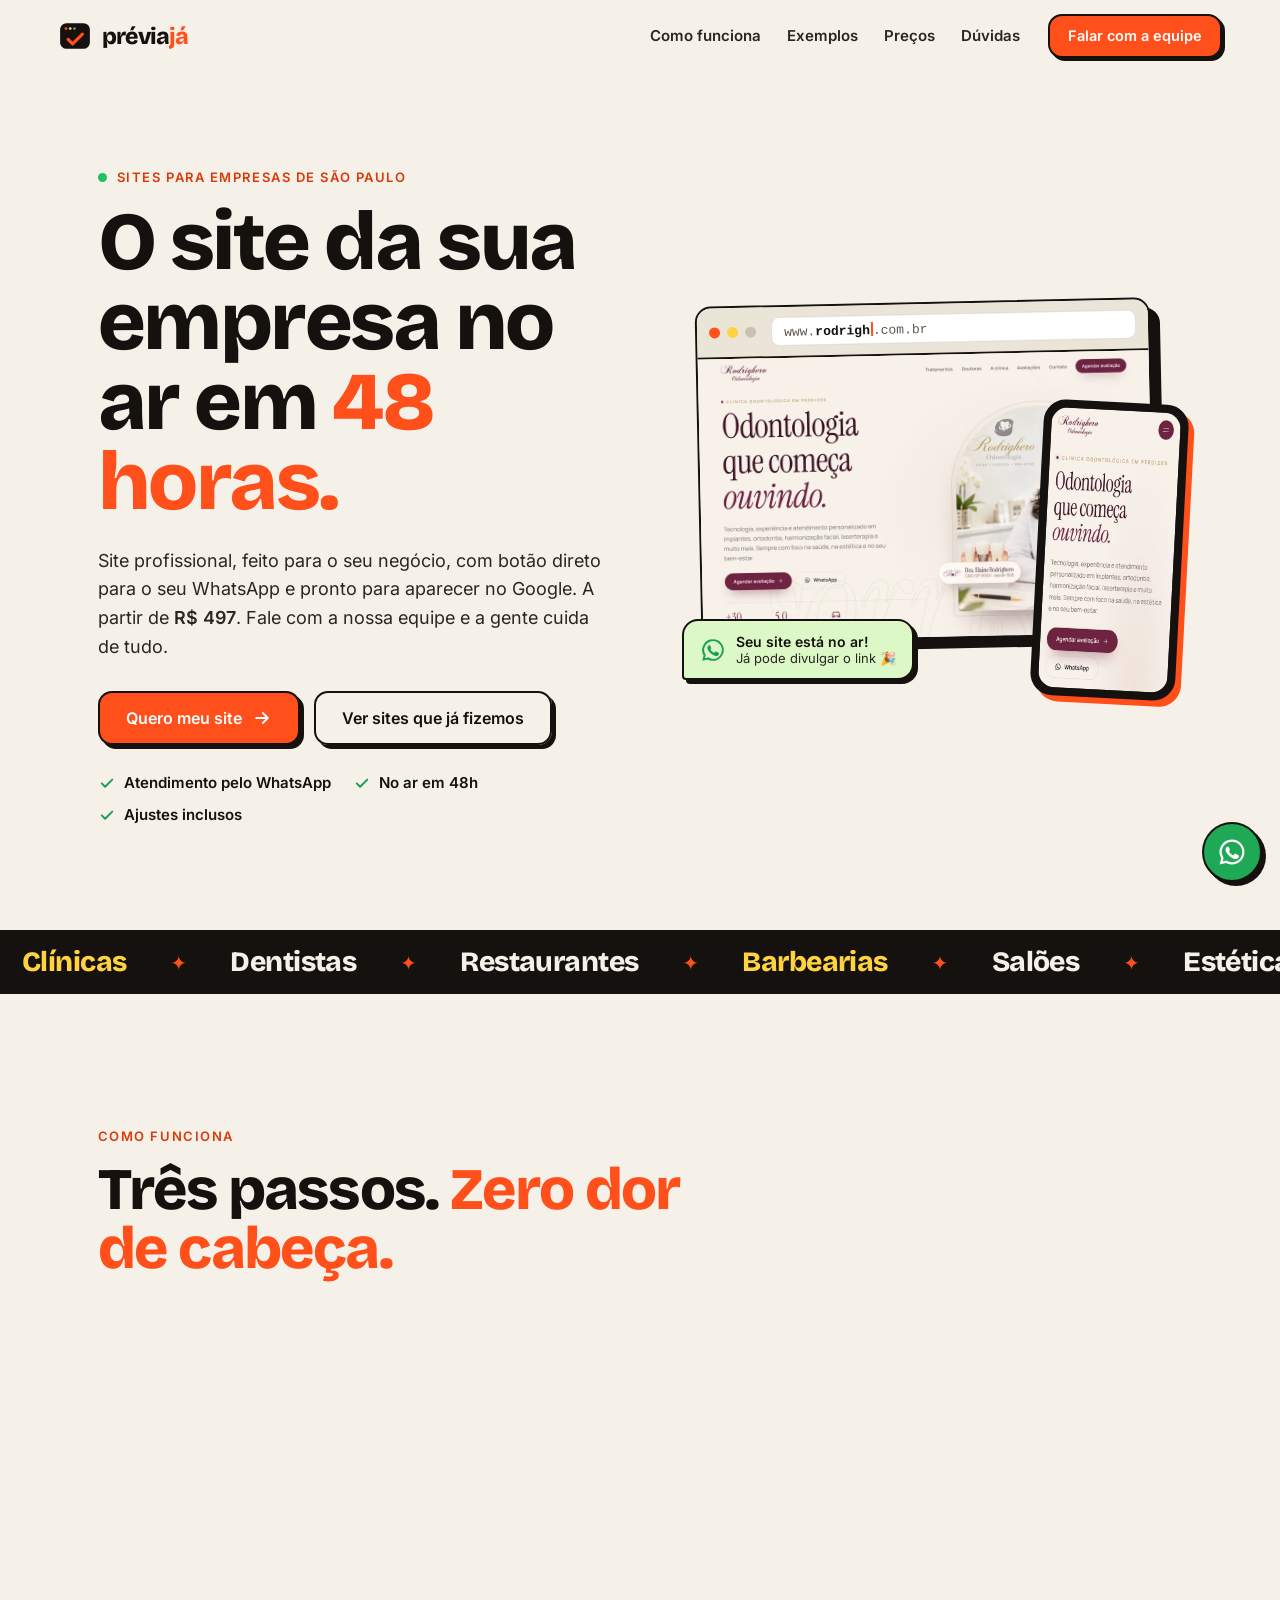
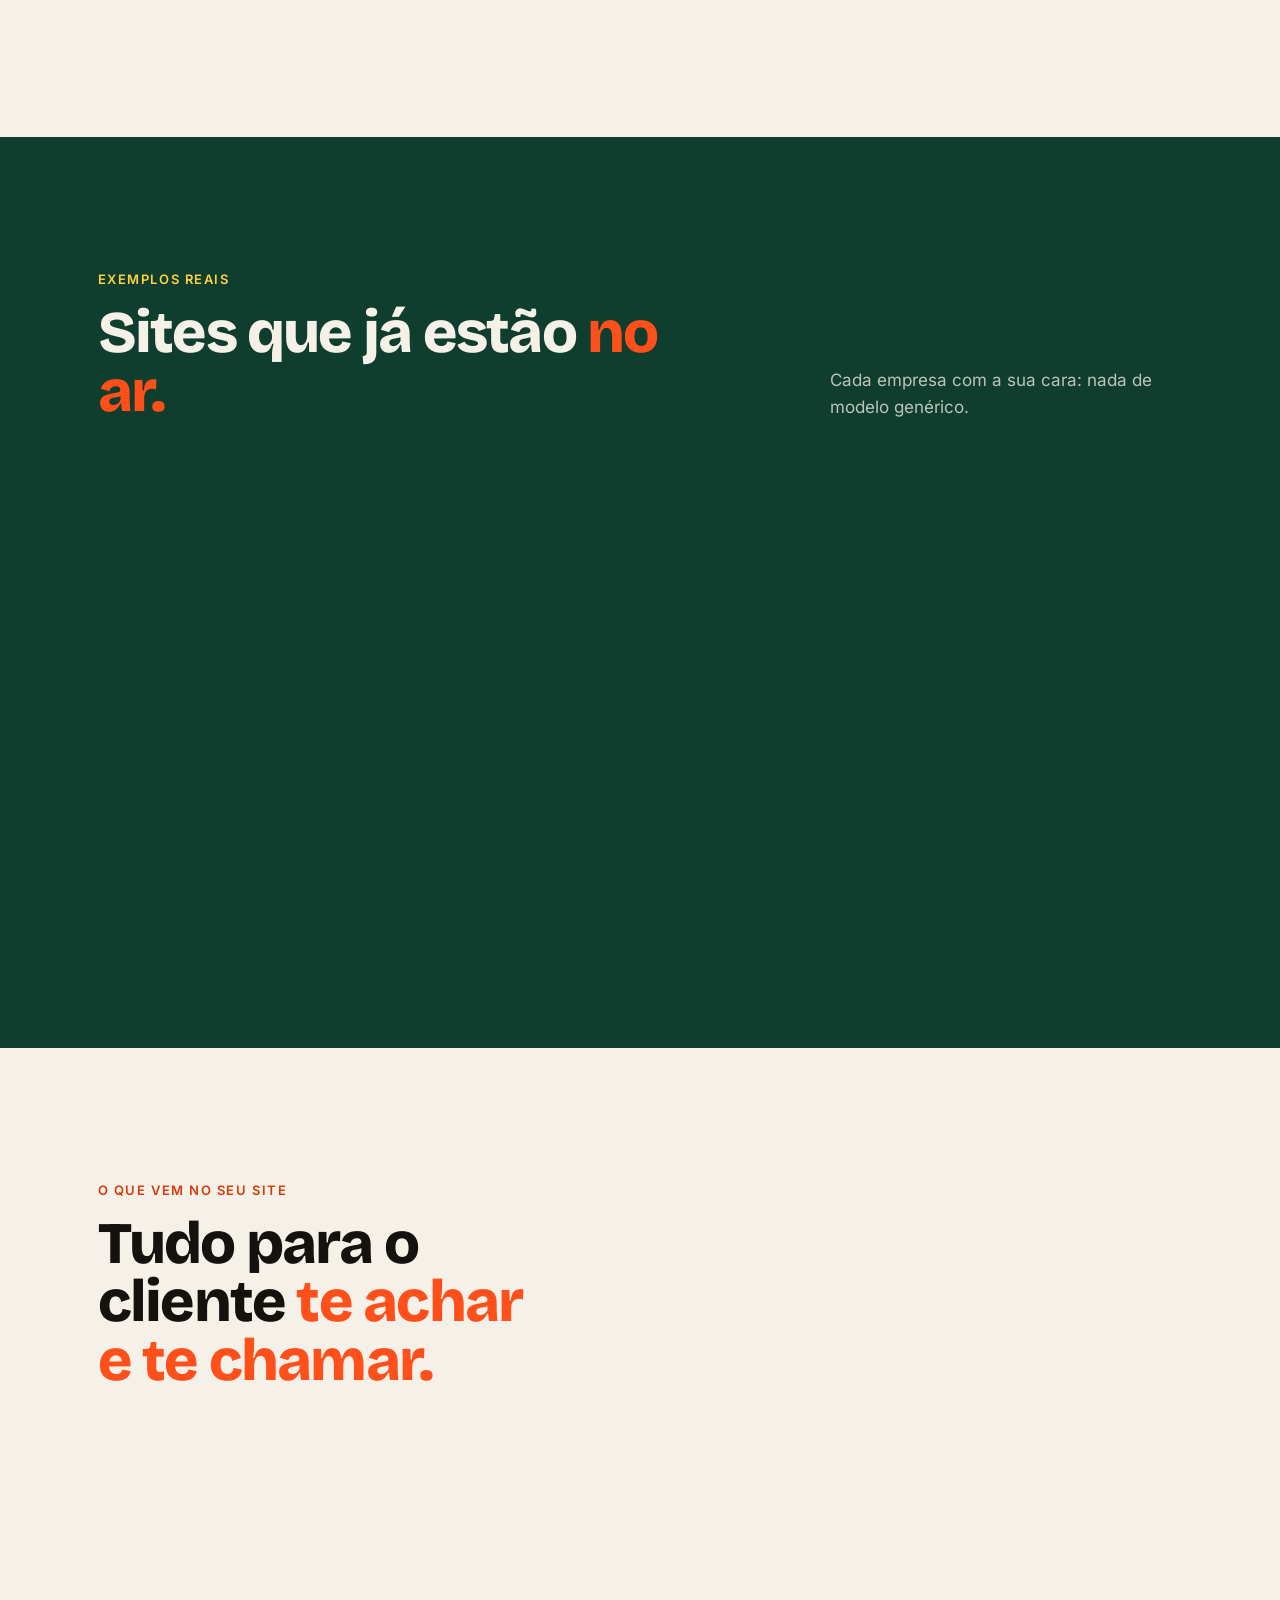
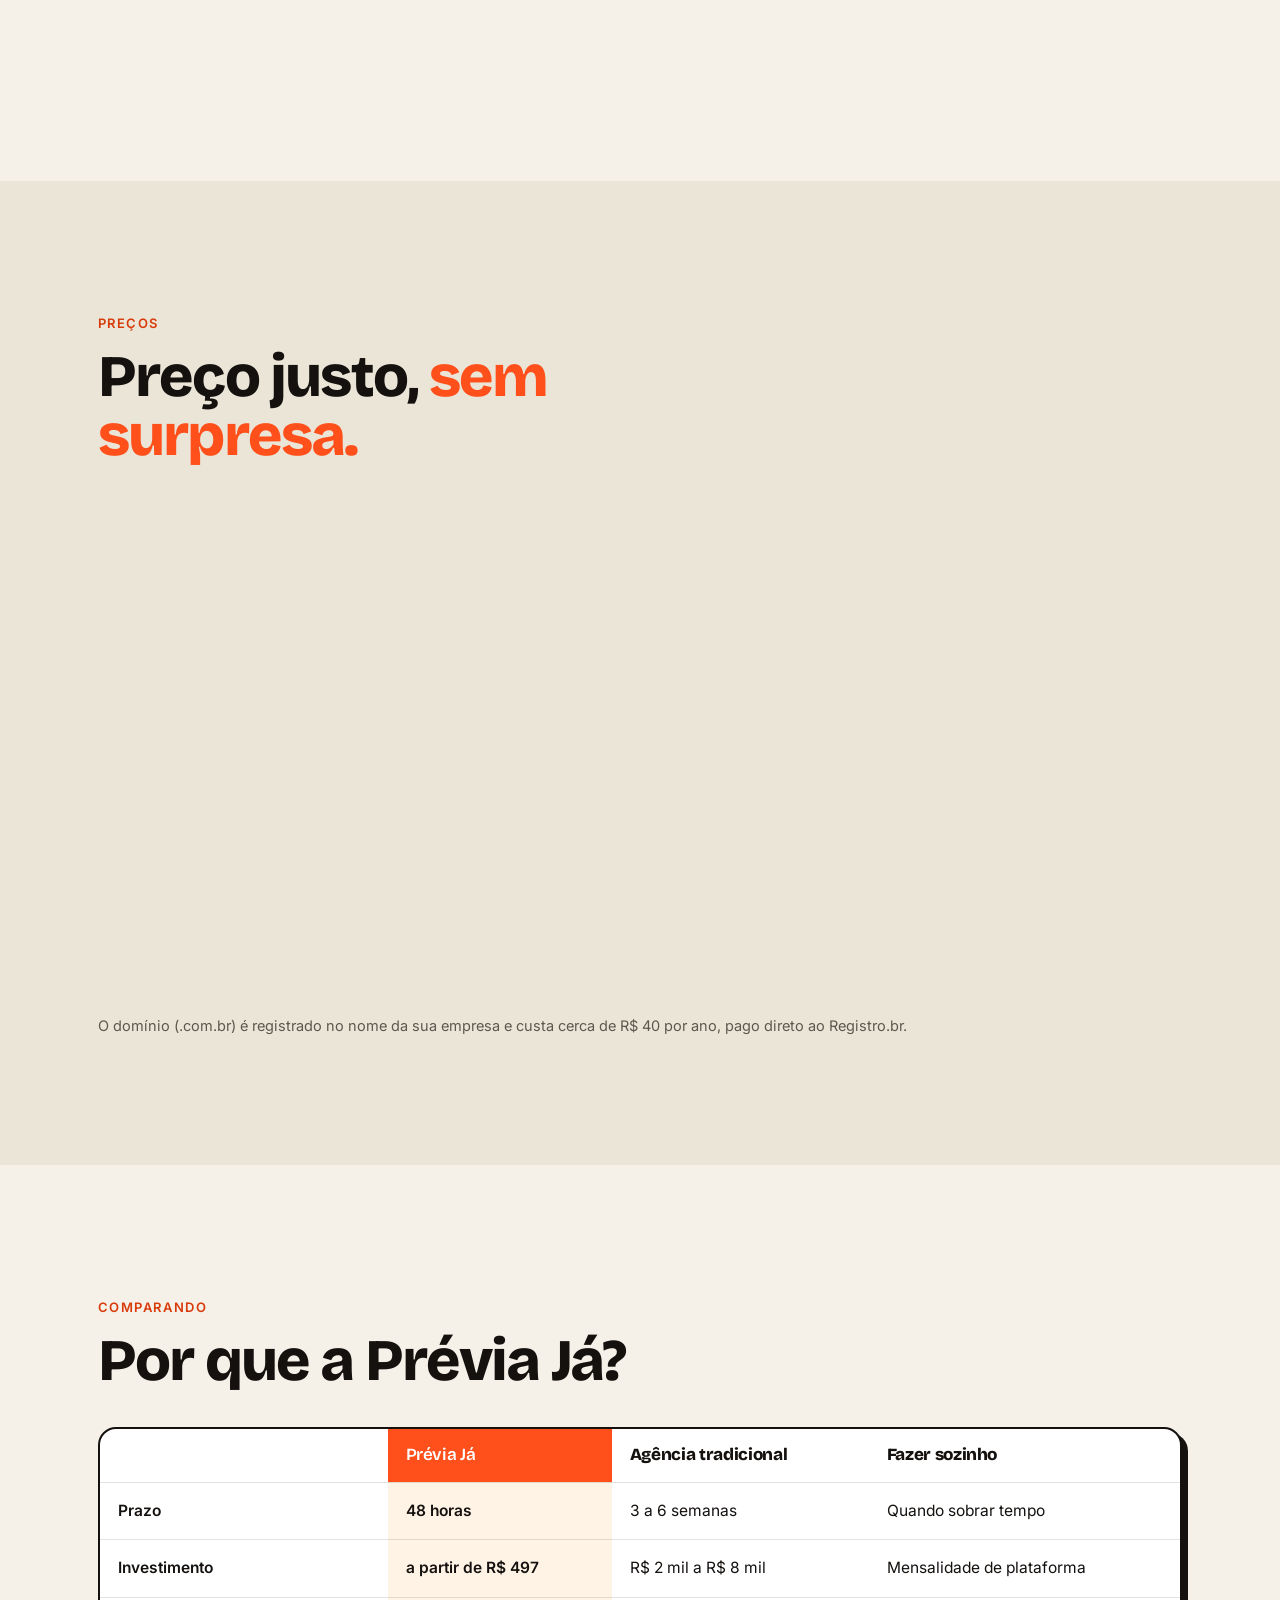
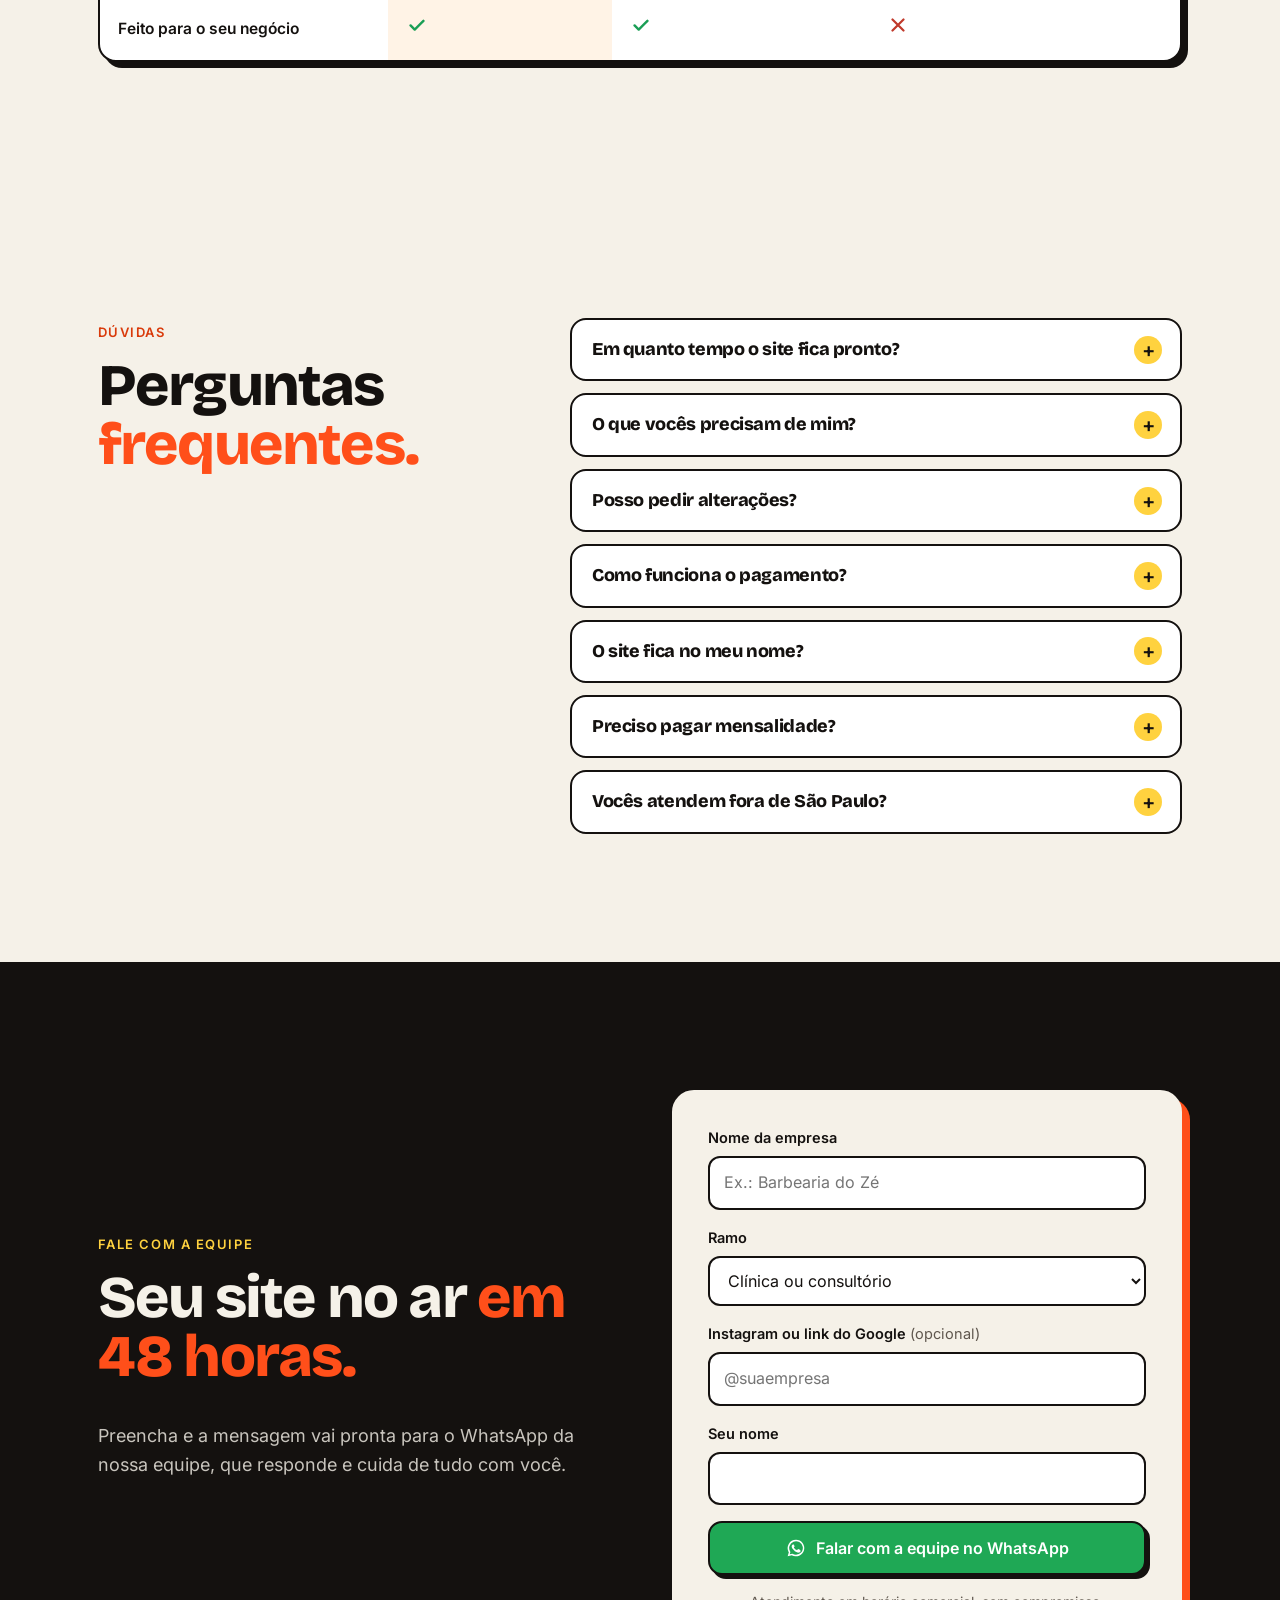
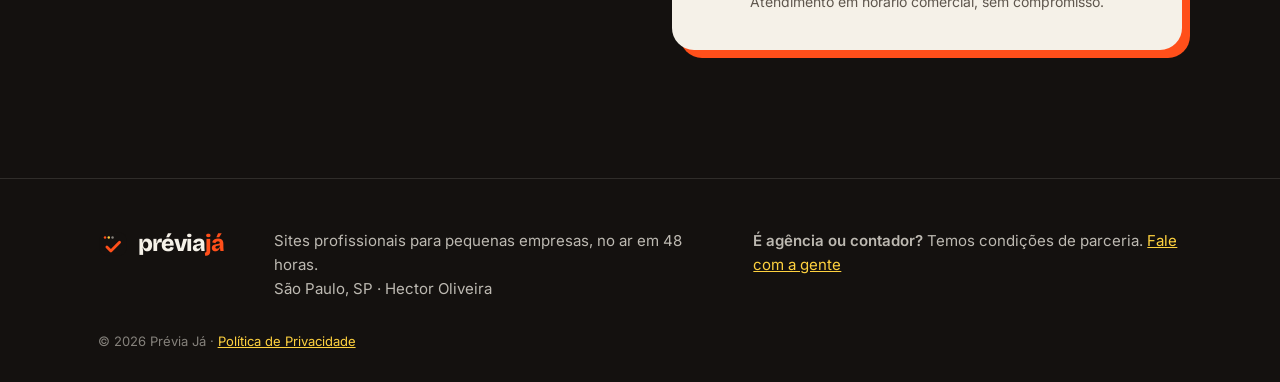
<file: index.html>
<!doctype html>
<html lang="pt-BR">
<head>
<meta charset="utf-8">
<meta name="viewport" content="width=device-width, initial-scale=1, viewport-fit=cover">
<title>Prévia Já · Site profissional para sua empresa no ar em 48 horas</title>
<meta name="description" content="Prévia Já cria sites profissionais para pequenas empresas, com botão direto para o WhatsApp e prontos para o Google. No ar em 48 horas, a partir de R$ 497. Clínicas, restaurantes, salões, lojas e serviços de São Paulo.">
<link rel="canonical" href="https://hctoliv.github.io/previaja/">
<meta name="robots" content="index, follow, max-image-preview:large">
<meta name="theme-color" content="#F5F1E8">
<meta name="referrer" content="strict-origin-when-cross-origin">
<meta http-equiv="Content-Security-Policy" content="default-src 'self'; img-src 'self' data:; style-src 'self'; font-src 'self'; script-src 'self'; connect-src 'self'; base-uri 'self'; form-action 'none'; object-src 'none'">
<meta property="og:type" content="website">
<meta property="og:locale" content="pt_BR">
<meta property="og:site_name" content="Prévia Já">
<meta property="og:title" content="Prévia Já · O site da sua empresa no ar em 48 horas">
<meta property="og:description" content="Site profissional, com WhatsApp e pronto para o Google, a partir de R$ 497. A equipe cuida de tudo.">
<meta property="og:url" content="https://hctoliv.github.io/previaja/">
<meta property="og:image" content="https://hctoliv.github.io/previaja/img/og.jpg">
<meta property="og:image:width" content="1200">
<meta property="og:image:height" content="630">
<meta name="twitter:card" content="summary_large_image">
<link rel="icon" href="img/logo.svg" type="image/svg+xml">
<link rel="apple-touch-icon" href="img/apple-touch-icon.png">
<link rel="preload" href="fonts/bricolage-grotesque-latin-800-normal.woff2" as="font" type="font/woff2" crossorigin>
<link rel="preload" href="fonts/inter-latin-400-normal.woff2" as="font" type="font/woff2" crossorigin>
<link rel="stylesheet" href="styles.css?v=2">
<script type="application/ld+json">
{"@context":"https://schema.org","@type":"ProfessionalService","name":"Prévia Já","description":"Criação de sites profissionais para pequenas empresas, no ar em 48 horas.","url":"https://hctoliv.github.io/previaja/","areaServed":"São Paulo, SP","founder":{"@type":"Person","name":"Hector Oliveira"},"offers":[{"@type":"Offer","name":"Site Express","price":"497","priceCurrency":"BRL"},{"@type":"Offer","name":"Site Completo","price":"1497","priceCurrency":"BRL"}]}
</script>
</head>
<body>

<svg class="sprite" aria-hidden="true">
  <symbol id="i-wa" viewBox="0 0 24 24"><path fill="currentColor" d="M12 2a10 10 0 0 0-8.6 15.1L2 22l5-1.3A10 10 0 1 0 12 2zm0 18.2a8.2 8.2 0 0 1-4.2-1.2l-.3-.2-3 .8.8-2.9-.2-.3A8.2 8.2 0 1 1 12 20.2zm4.5-6.1c-.2-.1-1.5-.7-1.7-.8s-.4-.1-.6.1-.7.8-.8 1-.3.2-.5.1a6.7 6.7 0 0 1-3.3-2.9c-.3-.4.3-.4.7-1.3.1-.2 0-.3 0-.4l-.8-1.8c-.2-.5-.4-.4-.6-.4h-.5a1 1 0 0 0-.7.3 3 3 0 0 0-.9 2.2 5.2 5.2 0 0 0 1.1 2.7 11.8 11.8 0 0 0 4.5 4c1.7.7 2.3.8 3.2.6a2.7 2.7 0 0 0 1.8-1.3 2.2 2.2 0 0 0 .1-1.3c0-.1-.2-.2-.5-.3z"/></symbol>
  <symbol id="i-arrow" viewBox="0 0 24 24"><path fill="none" stroke="currentColor" stroke-width="2.2" stroke-linecap="round" stroke-linejoin="round" d="M5 12h14m-6-6 6 6-6 6"/></symbol>
  <symbol id="i-check" viewBox="0 0 24 24"><path fill="none" stroke="currentColor" stroke-width="2.6" stroke-linecap="round" stroke-linejoin="round" d="m5 12.5 4.5 4.5L19 7.5"/></symbol>
  <symbol id="i-x" viewBox="0 0 24 24"><path fill="none" stroke="currentColor" stroke-width="2.4" stroke-linecap="round" d="M6 6l12 12M18 6 6 18"/></symbol>
</svg>

<a class="skip" href="#conteudo">Pular para o conteúdo</a>

<header class="nav" id="nav">
  <a class="brand" href="#topo" aria-label="Prévia Já, início"><img src="img/logo.svg" alt="" width="34" height="34"><span>prévia<b>já</b></span></a>
  <nav class="nav__links" aria-label="Seções">
    <a href="#como">Como funciona</a>
    <a href="#exemplos">Exemplos</a>
    <a href="#precos">Preços</a>
    <a href="#duvidas">Dúvidas</a>
  </nav>
  <a class="btn btn--sm" href="#pedir">Falar com a equipe</a>
</header>

<main id="conteudo">

  <section class="hero" id="topo">
    <div class="wrap hero__grid">
      <div class="hero__copy">
        <p class="kicker"><span class="dot"></span>Sites para empresas de São Paulo</p>
        <h1>O site da sua empresa no ar em <em>48 horas.</em></h1>
        <p class="lead">Site profissional, feito para o seu negócio, com botão direto para o seu WhatsApp e pronto para aparecer no Google. A partir de <b>R$ 497</b>. Fale com a nossa equipe e a gente cuida de tudo.</p>
        <div class="hero__ctas">
          <a class="btn" href="#pedir">Quero meu site<svg><use href="#i-arrow"/></svg></a>
          <a class="btn btn--ghost" href="#exemplos">Ver sites que já fizemos</a>
        </div>
        <ul class="hero__proof">
          <li><svg><use href="#i-check"/></svg>Atendimento pelo WhatsApp</li>
          <li><svg><use href="#i-check"/></svg>No ar em 48h</li>
          <li><svg><use href="#i-check"/></svg>Ajustes inclusos</li>
        </ul>
      </div>
      <div class="hero__demo" aria-hidden="true">
        <div class="browser">
          <div class="browser__bar"><i></i><i></i><i></i><span class="browser__url">www.<b id="urlSlug">suaempresa</b><span class="caret"></span>.com.br</span></div>
          <div class="browser__screen" id="screens">
            <img class="on" src="img/ex-rodrighero-d.webp" alt="" width="960" height="600">
            <img src="img/ex-larisse-imoveis-d.webp" alt="" width="960" height="600">
            <img src="img/ex-impressao45-d.webp" alt="" width="960" height="600">
            <img src="img/ex-henrique-podgurski-d.webp" alt="" width="960" height="600">
            <img src="img/ex-ricardo-tattoo-site-d.webp" alt="" width="960" height="600">
          </div>
        </div>
        <div class="phone"><img id="phoneShot" src="img/ex-rodrighero-m.webp" alt="" width="390" height="844"></div>
        <div class="bubble"><svg><use href="#i-wa"/></svg><span><b>Seu site está no ar!</b><small>Já pode divulgar o link 🎉</small></span></div>
      </div>
    </div>
  </section>

  <div class="marquee" aria-hidden="true"><div class="marquee__track">
    <span>Clínicas</span><span>Dentistas</span><span>Restaurantes</span><span>Barbearias</span><span>Salões</span><span>Estética</span><span>Pet shops</span><span>Imobiliárias</span><span>Lojas</span><span>Oficinas</span><span>Advogados</span><span>Contadores</span>
    <span>Clínicas</span><span>Dentistas</span><span>Restaurantes</span><span>Barbearias</span><span>Salões</span><span>Estética</span><span>Pet shops</span><span>Imobiliárias</span><span>Lojas</span><span>Oficinas</span><span>Advogados</span><span>Contadores</span>
  </div></div>

  <section class="sec how" id="como">
    <div class="wrap">
      <p class="kicker">Como funciona</p>
      <h2>Três passos. <em>Zero dor de cabeça.</em></h2>
      <ol class="steps">
        <li class="step rv">
          <span class="step__n">1</span>
          <h3>Fale com a gente</h3>
          <p>Mande o nome da empresa e o Instagram pelo WhatsApp. Nossa equipe entende o que você precisa.</p>
        </li>
        <li class="step rv">
          <span class="step__n">2</span>
          <h3>A gente cria</h3>
          <p>Montamos o site com as suas fotos, os seus serviços e a sua cara. Você acompanha e pede ajustes pelo WhatsApp.</p>
        </li>
        <li class="step rv">
          <span class="step__n">3</span>
          <h3>No ar em 48 horas</h3>
          <p>O site vai ao ar com o seu endereço na internet, pronto para divulgar e receber clientes.</p>
        </li>
      </ol>
    </div>
  </section>

  <section class="sec ex" id="exemplos">
    <div class="wrap ex__head">
      <div>
        <p class="kicker">Exemplos reais</p>
        <h2>Sites que já estão <em>no ar.</em></h2>
      </div>
      <p class="muted">Cada empresa com a sua cara: nada de modelo genérico.</p>
    </div>
    <div class="ex__track" id="exTrack">
      <a class="ex__card rv" href="https://hctoliv.github.io/rodrighero/" target="_blank" rel="noopener"><img src="img/ex-rodrighero-d.webp" alt="Site da Rodrighero Odontologia" width="960" height="600" loading="lazy"><span><b>Rodrighero Odontologia</b>Clínica odontológica</span></a>
      <a class="ex__card rv" href="https://hctoliv.github.io/henrique-podgurski/" target="_blank" rel="noopener"><img src="img/ex-henrique-podgurski-d.webp" alt="Site do Dr. Henrique Podgurski" width="960" height="600" loading="lazy"><span><b>Dr. Henrique Podgurski</b>Implantes e prótese</span></a>
      <a class="ex__card rv" href="https://hctoliv.github.io/larisse-imoveis/" target="_blank" rel="noopener"><img src="img/ex-larisse-imoveis-d.webp" alt="Site da Larisse Imóveis" width="960" height="600" loading="lazy"><span><b>Larisse Imóveis</b>Corretora</span></a>
      <a class="ex__card rv" href="https://hctoliv.github.io/impressao45/" target="_blank" rel="noopener"><img src="img/ex-impressao45-d.webp" alt="Site da Oficina de Estampas" width="960" height="600" loading="lazy"><span><b>Oficina de Estampas</b>Silk-screen</span></a>
      <a class="ex__card rv" href="https://hctoliv.github.io/ricardo-tattoo-site/" target="_blank" rel="noopener"><img src="img/ex-ricardo-tattoo-site-d.webp" alt="Site do Ricardo Tattoo" width="960" height="600" loading="lazy"><span><b>Ricardo Tattoo</b>Estúdio de tatuagem</span></a>
      <a class="ex__card rv" href="https://hctoliv.github.io/cmte-hamilton/" target="_blank" rel="noopener"><img src="img/ex-cmte-hamilton-d.webp" alt="Site do Comandante Hamilton" width="960" height="600" loading="lazy"><span><b>Comandante Hamilton</b>Palestrante e autor</span></a>
    </div>
  </section>

  <section class="sec feat">
    <div class="wrap feat__grid">
      <div>
        <p class="kicker">O que vem no seu site</p>
        <h2>Tudo para o cliente <em>te achar e te chamar.</em></h2>
      </div>
      <ul class="feat__list">
        <li class="rv"><b>Botão direto pro WhatsApp</b>O cliente toca e já cai na sua conversa, com a mensagem pronta.</li>
        <li class="rv"><b>Aparece no Google</b>Estrutura pensada para quem pesquisa o seu serviço no seu bairro.</li>
        <li class="rv"><b>Perfeito no celular</b>É onde quase todo mundo vai abrir. Rápido e fácil de usar.</li>
        <li class="rv"><b>Suas fotos e avaliações</b>A nota do Google e o seu trabalho real, em destaque.</li>
        <li class="rv"><b>Horário e como chegar</b>Mapa, endereço e horário sempre à mão.</li>
        <li class="rv"><b>Seu endereço .com.br</b>Ajudamos a registrar o domínio no nome da sua empresa.</li>
      </ul>
    </div>
  </section>

  <section class="sec price" id="precos">
    <div class="wrap">
      <p class="kicker">Preços</p>
      <h2>Preço justo, <em>sem surpresa.</em></h2>
      <div class="plans">
        <article class="plan rv">
          <h3>Site Express</h3>
          <p class="plan__price"><small>R$</small>497</p>
          <p class="plan__alt">ou 3x de R$ 175 no cartão</p>
          <ul>
            <li>Página única completa</li>
            <li>Botão de WhatsApp, mapa e horário</li>
            <li>Fotos, serviços e avaliações</li>
            <li>Pronto para o Google</li>
            <li>No ar em 48 horas</li>
          </ul>
          <a class="btn btn--block" href="#pedir">Quero esse</a>
        </article>
        <article class="plan plan--hot rv">
          <span class="plan__tag">Mais completo</span>
          <h3>Site Completo</h3>
          <p class="plan__price"><small>R$</small>1.497</p>
          <p class="plan__alt">ou 3x de R$ 529 no cartão</p>
          <ul>
            <li>Tudo do Express</li>
            <li>Várias seções e páginas</li>
            <li>Ferramenta de orçamento ou agendamento</li>
            <li>Galeria e animações sob medida</li>
            <li>No ar em 5 a 7 dias</li>
          </ul>
          <a class="btn btn--block" href="#pedir">Quero esse</a>
        </article>
        <article class="plan rv">
          <h3>Cuidado Mensal</h3>
          <p class="plan__price"><small>R$</small>97<small>/mês</small></p>
          <p class="plan__alt">opcional, cancele quando quiser</p>
          <ul>
            <li>Hospedagem inclusa</li>
            <li>Ajustes de texto, foto e preço</li>
            <li>Instagram atualizado no site</li>
            <li>Suporte pelo WhatsApp</li>
          </ul>
          <a class="btn btn--ghost btn--block" href="#pedir">Saber mais</a>
        </article>
      </div>
      <p class="note">O domínio (.com.br) é registrado no nome da sua empresa e custa cerca de R$ 40 por ano, pago direto ao Registro.br.</p>
    </div>
  </section>

  <section class="sec vs">
    <div class="wrap">
      <p class="kicker">Comparando</p>
      <h2>Por que a Prévia Já?</h2>
      <div class="table-wrap">
        <table class="cmp">
          <thead><tr><th></th><th class="us">Prévia Já</th><th>Agência tradicional</th><th>Fazer sozinho</th></tr></thead>
          <tbody>
            <tr><th>Prazo</th><td class="us">48 horas</td><td>3 a 6 semanas</td><td>Quando sobrar tempo</td></tr>
            <tr><th>Investimento</th><td class="us">a partir de R$ 497</td><td>R$ 2 mil a R$ 8 mil</td><td>Mensalidade de plataforma</td></tr>
            <tr><th>Feito para o seu negócio</th><td class="us"><svg><use href="#i-check"/></svg></td><td><svg><use href="#i-check"/></svg></td><td><svg class="no"><use href="#i-x"/></svg></td></tr>
          </tbody>
        </table>
      </div>
    </div>
  </section>

  <section class="sec faq" id="duvidas">
    <div class="wrap faq__grid">
      <div>
        <p class="kicker">Dúvidas</p>
        <h2>Perguntas <em>frequentes.</em></h2>
      </div>
      <div class="faq__list">
        <details><summary>Em quanto tempo o site fica pronto?</summary><p>O Site Express vai ao ar em até 48 horas depois de recebermos as informações. O Site Completo fica pronto em 5 a 7 dias.</p></details>
        <details><summary>O que vocês precisam de mim?</summary><p>O nome da empresa, o Instagram ou o link do Google e, se tiver, fotos e a lista de serviços. Nossa equipe pede tudo pelo WhatsApp, sem complicação.</p></details>
        <details><summary>Posso pedir alterações?</summary><p>Pode. Ajustes de texto, fotos, cores e serviços estão inclusos antes de o site ir ao ar.</p></details>
        <details><summary>Como funciona o pagamento?</summary><p>Metade no Pix para começar e metade na entrega, ou parcelado no cartão.</p></details>
        <details><summary>O site fica no meu nome?</summary><p>Sim. O endereço (.com.br) é registrado no nome da sua empresa. O site é seu.</p></details>
        <details><summary>Preciso pagar mensalidade?</summary><p>Não é obrigatório. O Cuidado Mensal é opcional, para quem quer hospedagem e ajustes sem preocupação.</p></details>
        <details><summary>Vocês atendem fora de São Paulo?</summary><p>Atendemos qualquer cidade. Todo o processo é online, pelo WhatsApp.</p></details>
      </div>
    </div>
  </section>

  <section class="sec ask" id="pedir">
    <div class="wrap ask__grid">
      <div>
        <p class="kicker kicker--light">Fale com a equipe</p>
        <h2>Seu site no ar <em>em 48 horas.</em></h2>
        <p class="lead">Preencha e a mensagem vai pronta para o WhatsApp da nossa equipe, que responde e cuida de tudo com você.</p>
      </div>
      <form class="form" id="form" novalidate>
        <label><span>Nome da empresa</span><input name="empresa" required autocomplete="organization" placeholder="Ex.: Barbearia do Zé"></label>
        <label><span>Ramo</span>
          <select name="ramo">
            <option>Clínica ou consultório</option><option>Dentista</option><option>Estética e beleza</option><option>Barbearia ou salão</option><option>Restaurante, bar ou lanchonete</option><option>Pet shop ou veterinário</option><option>Loja</option><option>Imobiliária ou corretor</option><option>Oficina ou serviços</option><option>Outro</option>
          </select>
        </label>
        <label><span>Instagram ou link do Google <i>(opcional)</i></span><input name="link" placeholder="@suaempresa"></label>
        <label><span>Seu nome</span><input name="nome" required autocomplete="given-name"></label>
        <p class="form__err" id="formErr" hidden>Preencha o nome da empresa e o seu nome.</p>
        <button class="btn btn--block" type="submit"><svg><use href="#i-wa"/></svg>Falar com a equipe no WhatsApp</button>
        <p class="form__safe">Atendimento em horário comercial, sem compromisso.</p>
      </form>
    </div>
  </section>

</main>

<footer class="foot">
  <div class="wrap foot__grid">
    <a class="brand brand--light" href="#topo"><img src="img/logo.svg" alt="" width="30" height="30"><span>prévia<b>já</b></span></a>
    <p>Sites profissionais para pequenas empresas, no ar em 48 horas.<br>São Paulo, SP · Hector Oliveira</p>
    <p class="foot__ag"><b>É agência ou contador?</b> Temos condições de parceria. <a href="#" data-wa="Olá! Tenho uma agência/escritório e quero saber da parceria da Prévia Já.">Fale com a gente</a></p>
  </div>
  <p class="wrap foot__legal">© <span id="year">2026</span> Prévia Já · <a class="foot__link" href="privacidade.html">Política de Privacidade</a></p>
</footer>

<a class="wa-float" href="#" data-wa="Olá! Vim pelo site da Prévia Já e quero saber mais." aria-label="Falar com a Prévia Já no WhatsApp"><svg><use href="#i-wa"/></svg></a>

<script src="config.js?v=1" defer></script>
<script src="main.js?v=1" defer></script>
</body>
</html>
</file>
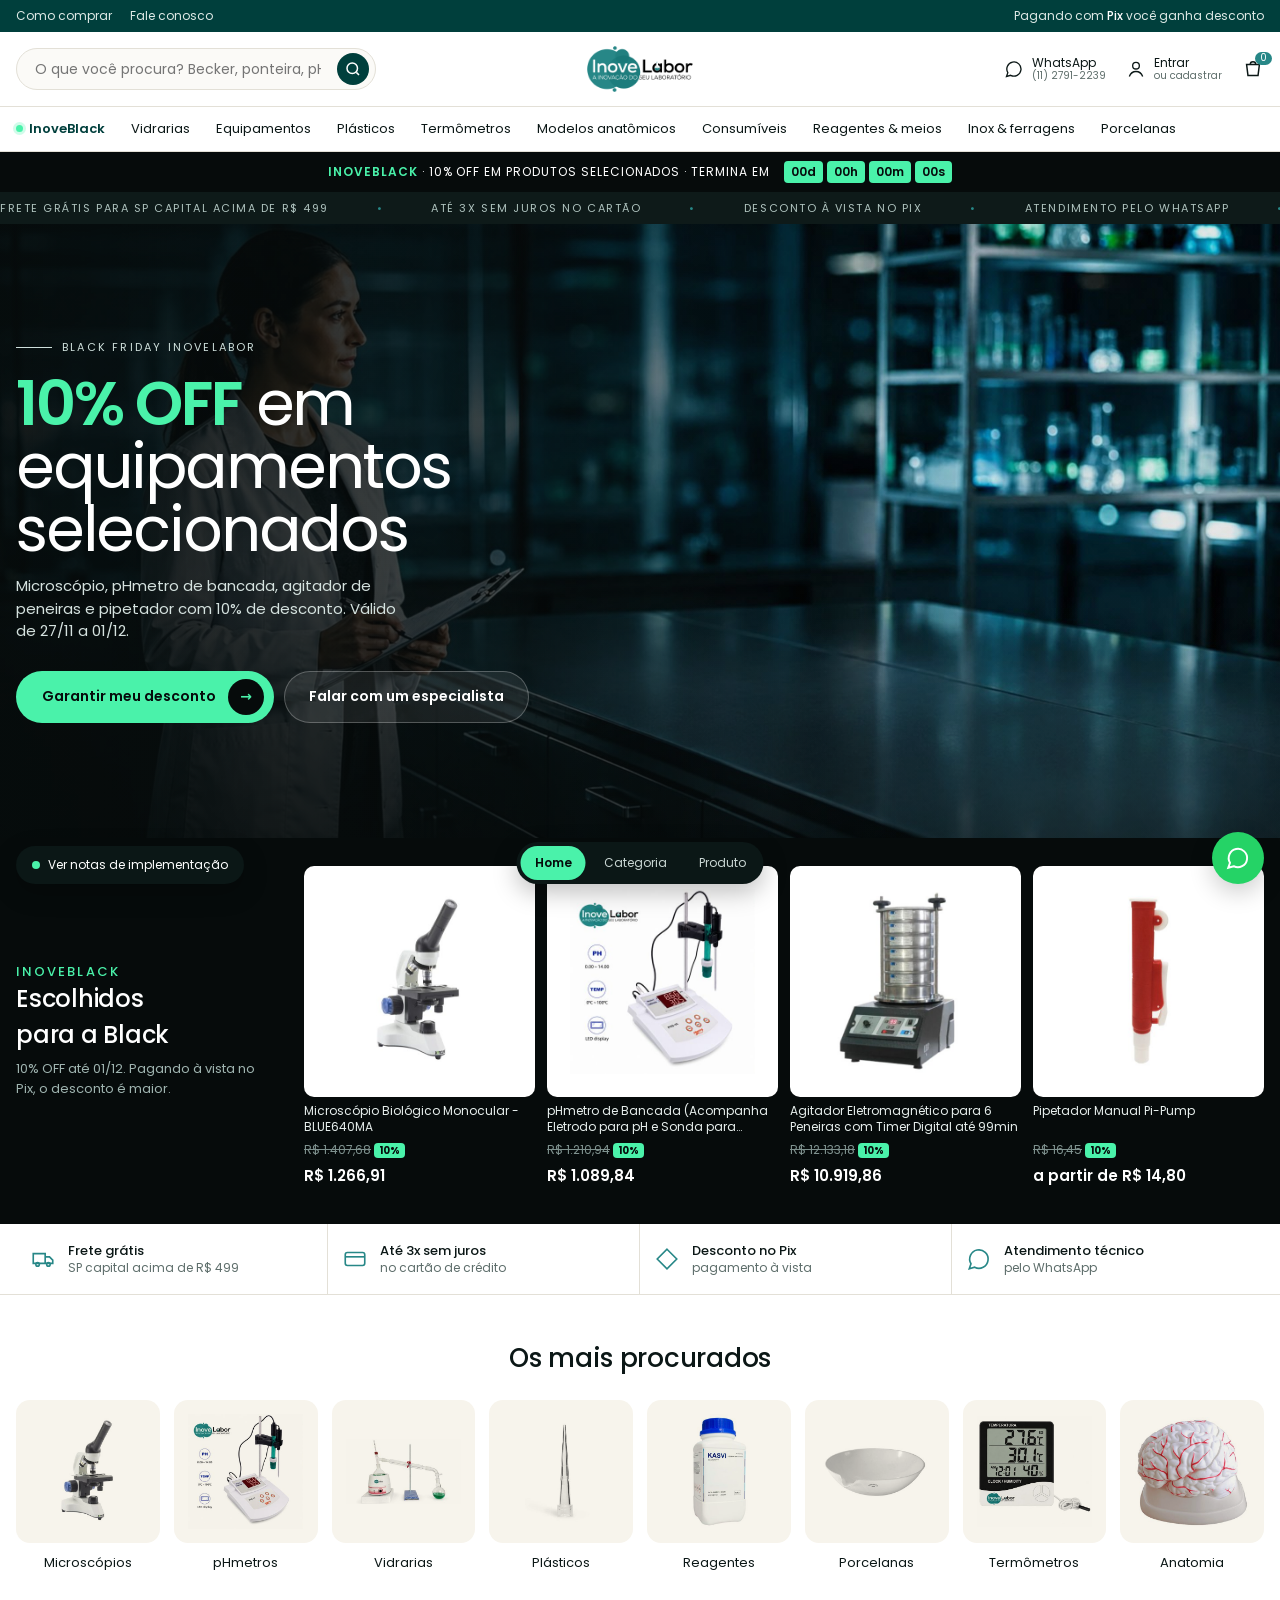
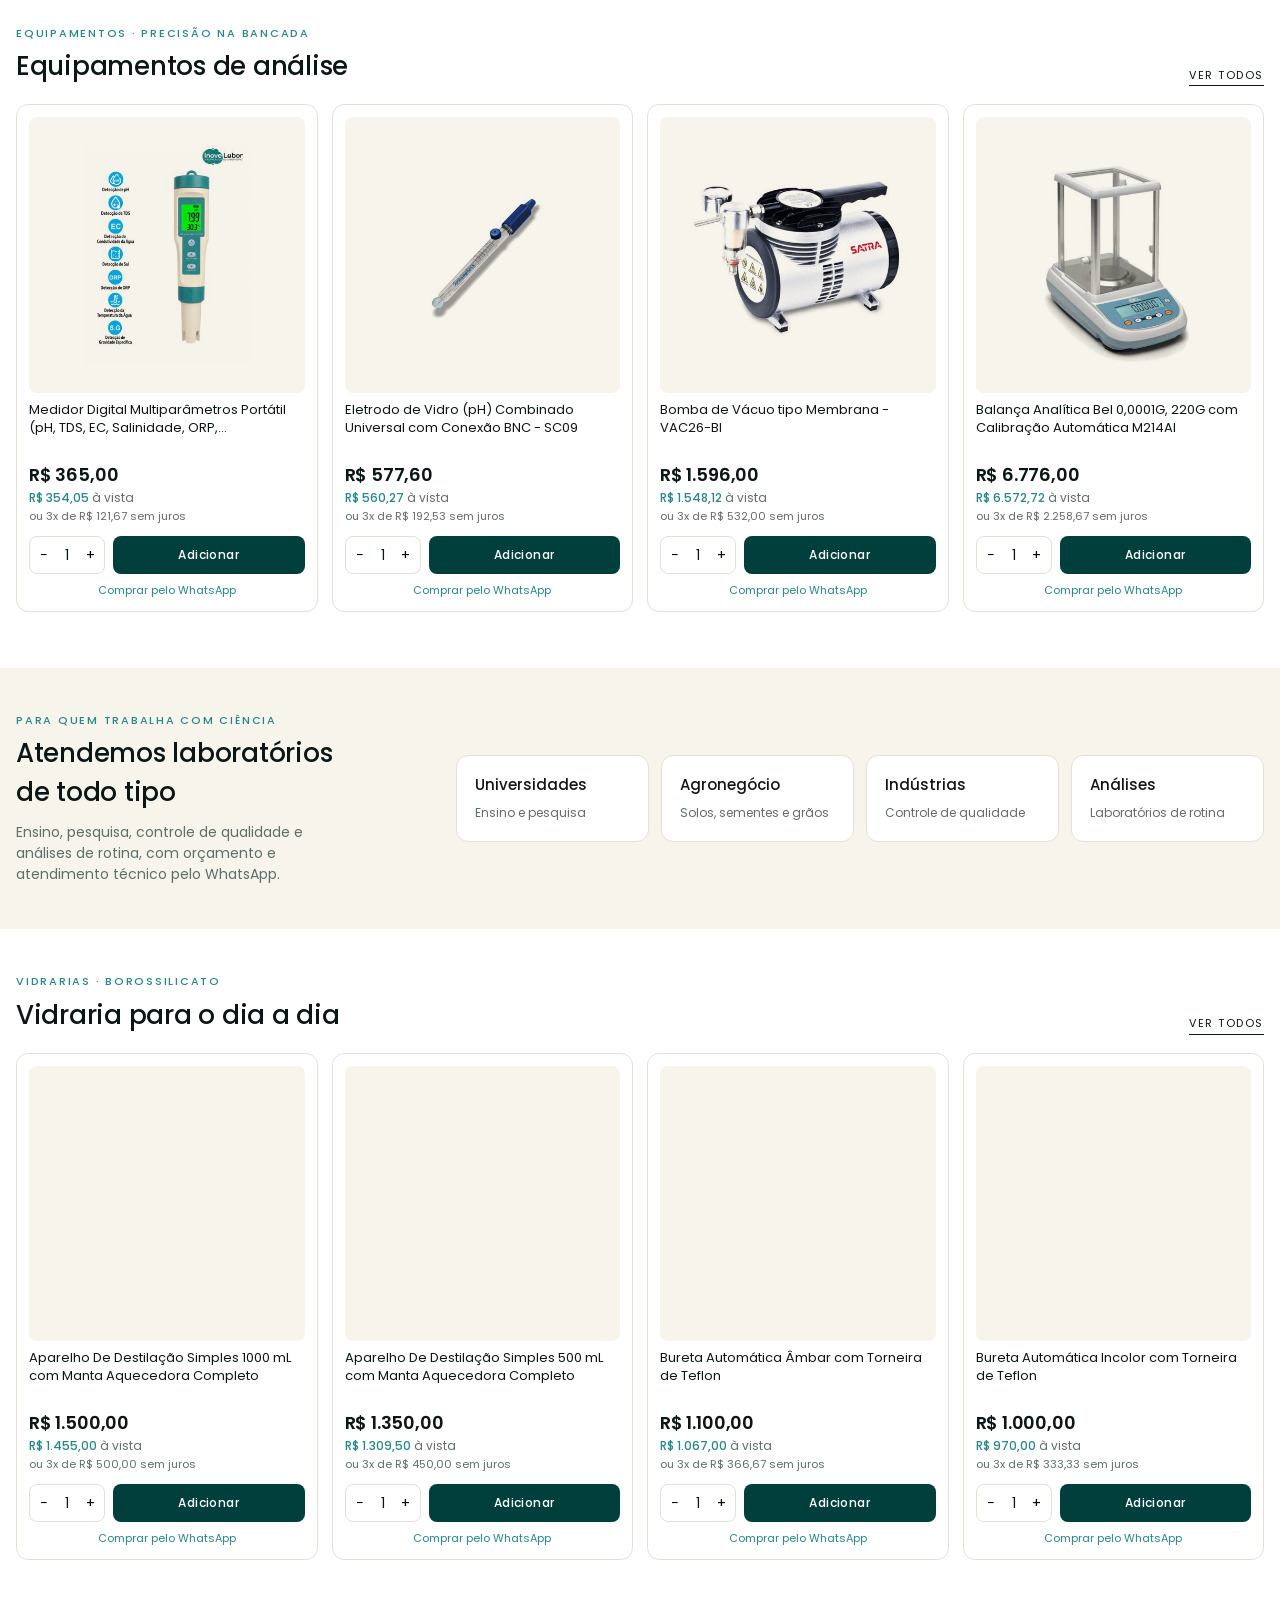
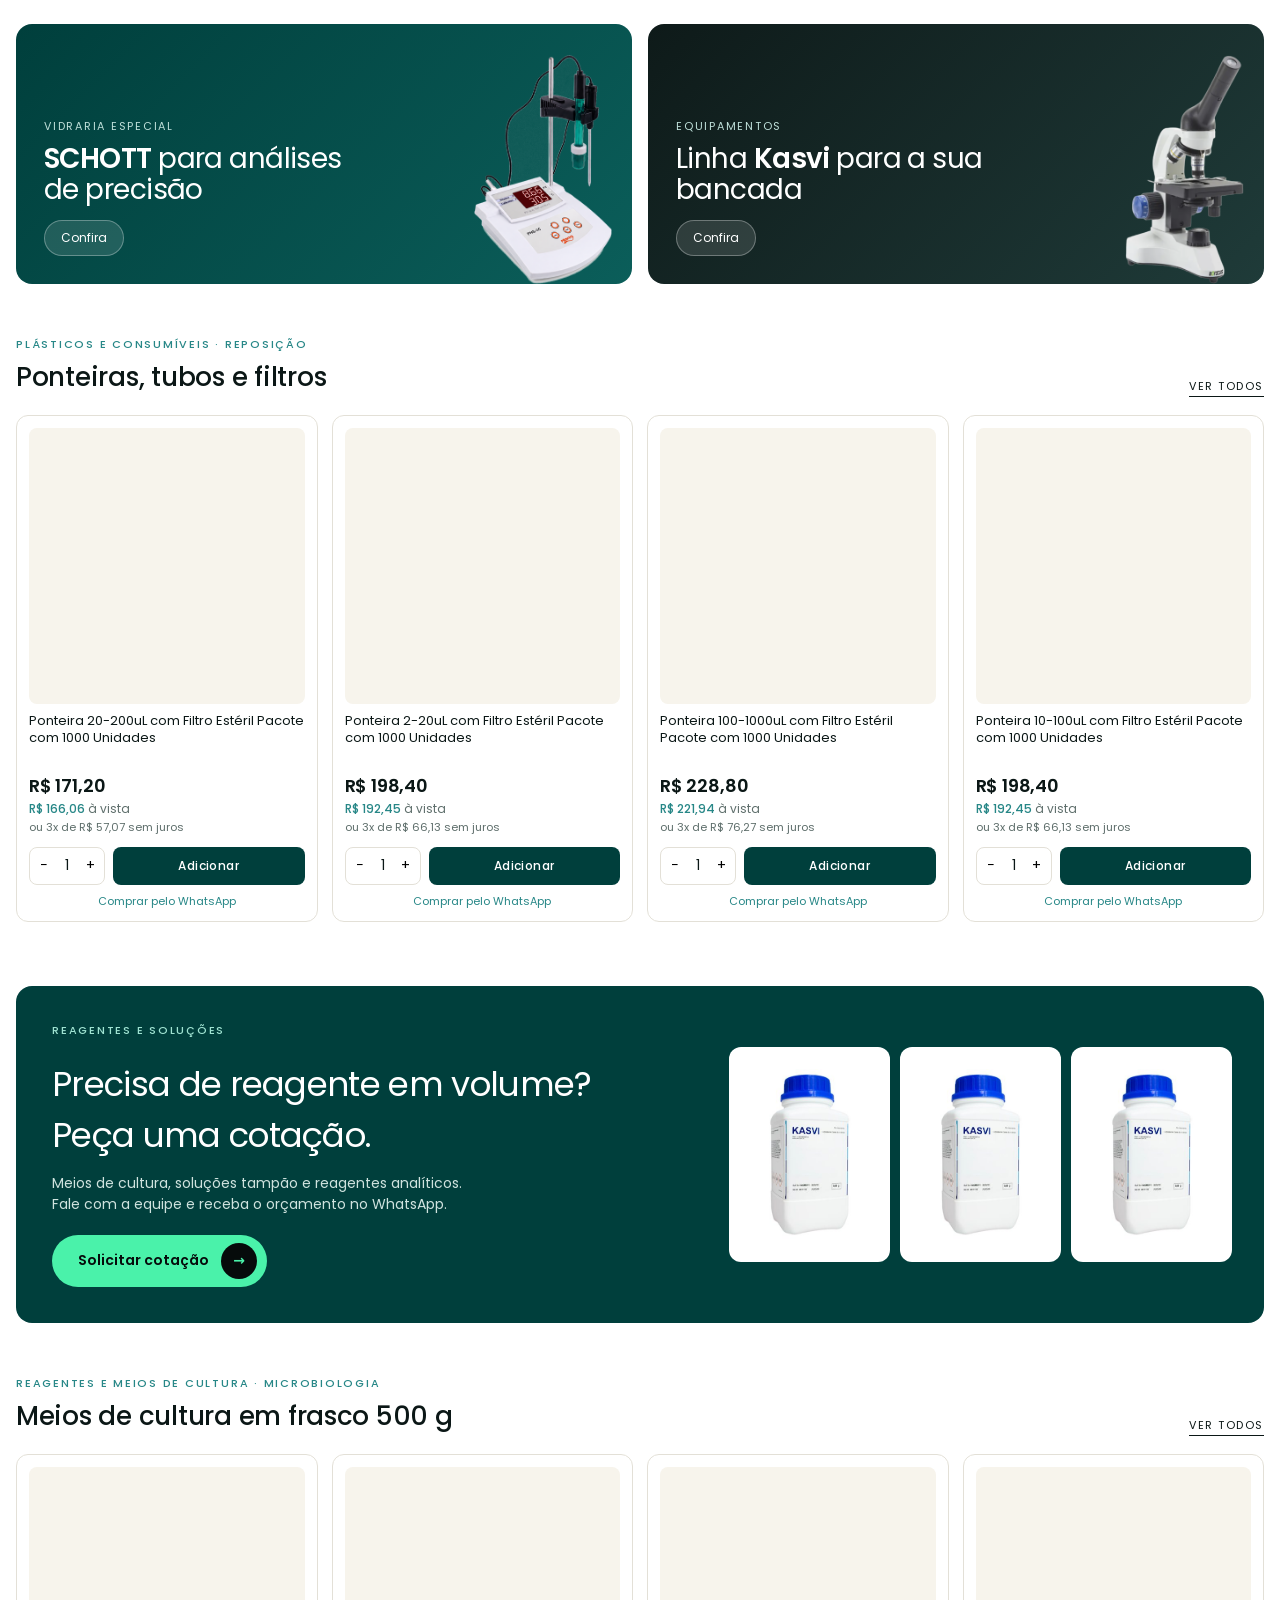
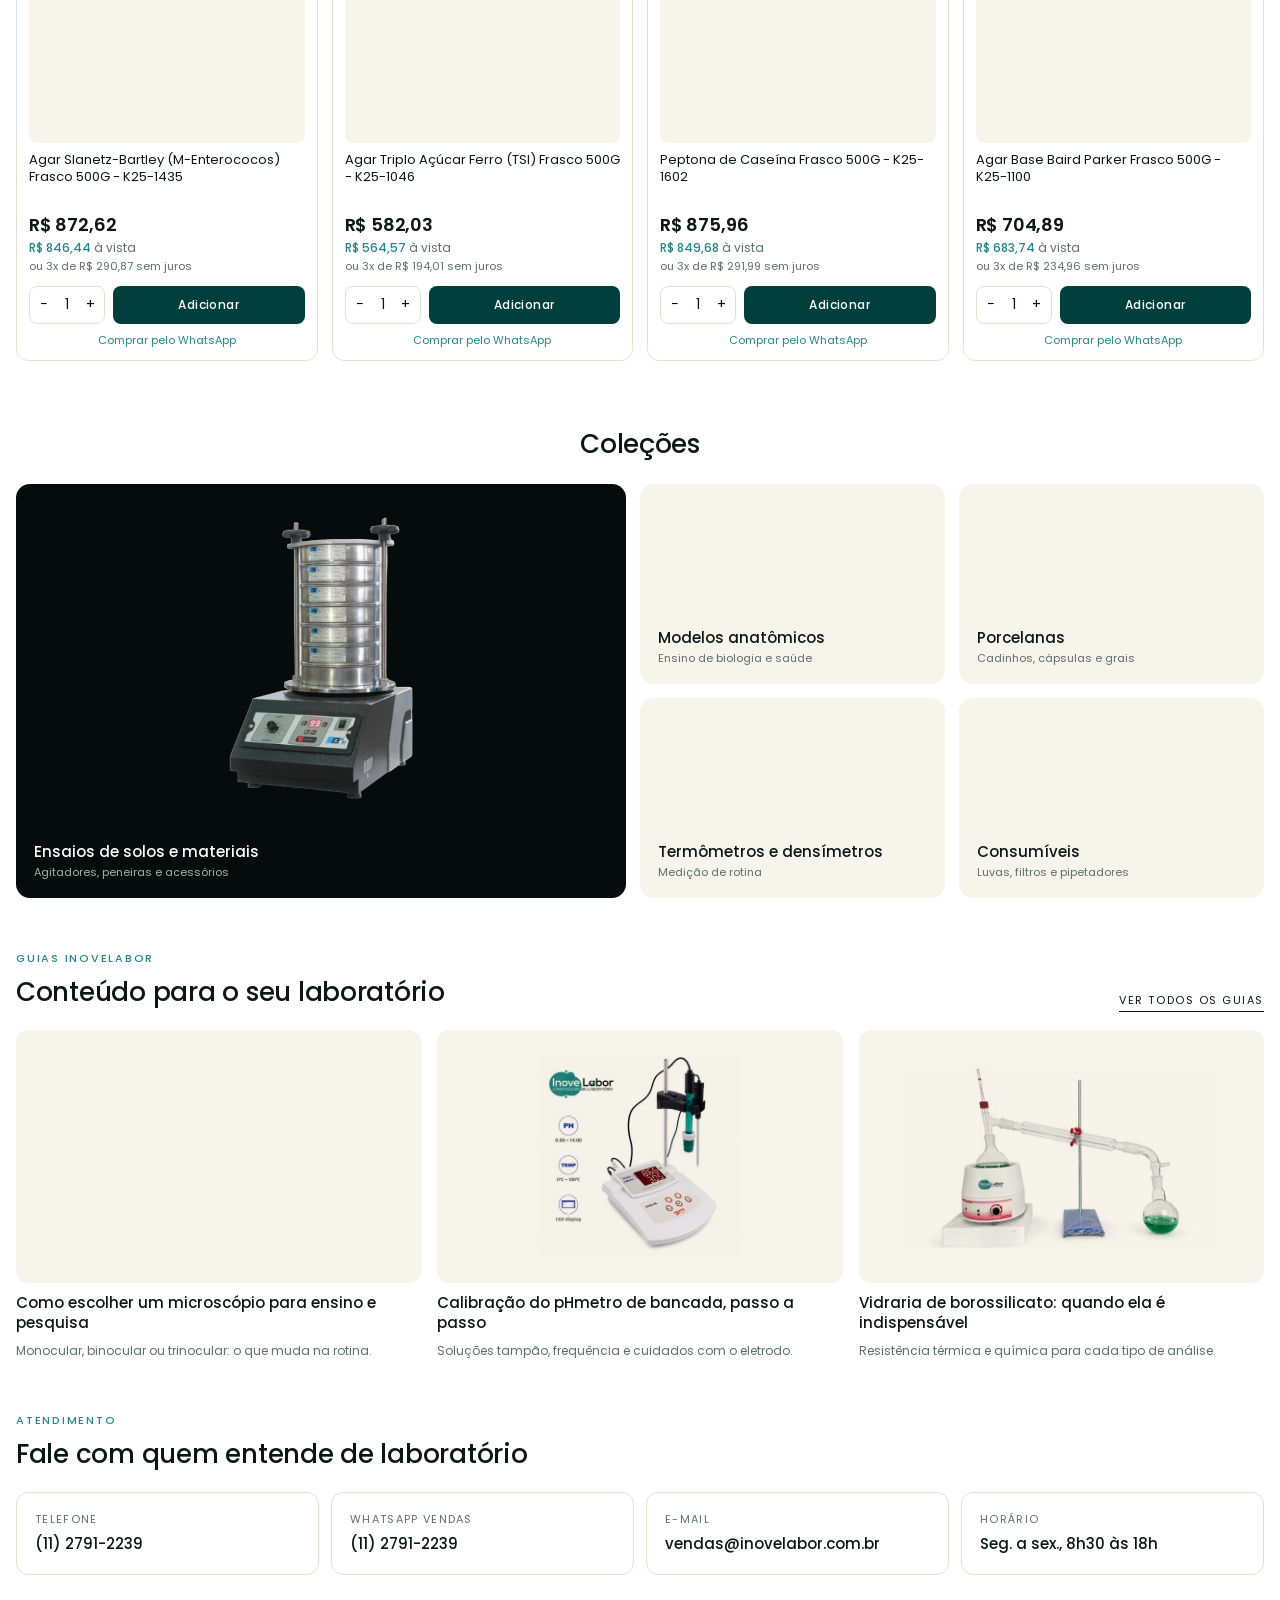
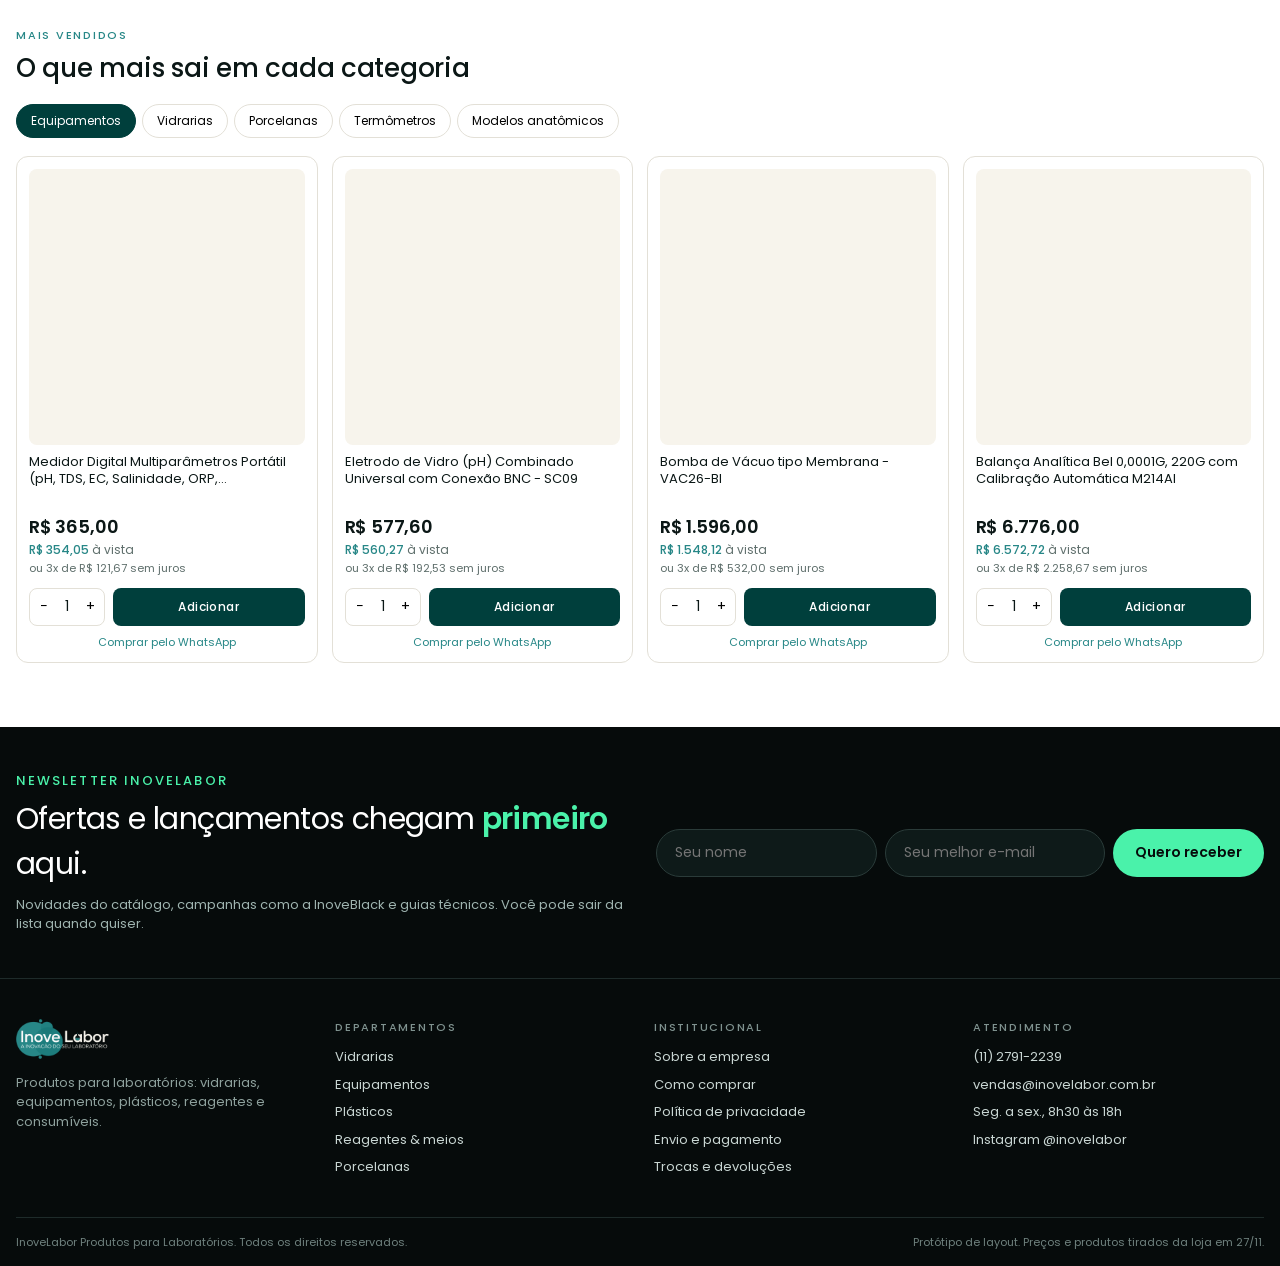
<file: p/inovelabor/index.html>
<!doctype html><html lang="pt-BR"><head><meta charset="utf-8"><meta name="viewport" content="width=device-width,initial-scale=1,viewport-fit=cover"><meta name="robots" content="noindex"><title>Nova Home InoveLabor</title>
<meta name="claude:viewport-fit-sides" content="cover">
<link rel="preconnect" href="https://fonts.googleapis.com">
<link rel="stylesheet" href="https://fonts.googleapis.com/css2?family=Poppins:wght@300;400;500;600&display=swap">
<style>
/* Layout: estrutura de vitrine curada (campanha escura no topo, prateleiras por categoria com eyebrow + título, prova social e atendimento, rodapé escuro) */
:root{
  --ink:#0B1716; --pet:#003F3C; --teal:#278787; --por:#F7F4EC; --paper:#FFFFFF; --mint:#4AF2AA;
  --line:#E3E0D7; --muted:#5E6E6B; --night:#060B0B; --night2:#0E1A19;
  --f:'Poppins',ui-sans-serif,system-ui,-apple-system,'Segoe UI',sans-serif;
  color-scheme:light;
}
*{box-sizing:border-box}
body{margin:0;background:var(--paper);color:var(--ink);font-family:var(--f);font-size:14px;line-height:1.5;-webkit-font-smoothing:antialiased}
a{color:inherit;text-decoration:none}
img{max-width:100%;display:block}
[hidden]{display:none!important}
button{font:inherit;cursor:pointer}
:focus-visible{outline:2px solid var(--teal);outline-offset:2px}
.wrap{max-width:1320px;margin:0 auto;padding-left:max(16px,env(safe-area-inset-left,0px));padding-right:max(16px,env(safe-area-inset-right,0px))}
.eyebrow{margin:0 0 6px;font-size:11px;letter-spacing:.16em;text-transform:uppercase;color:var(--teal);font-weight:500}
h2{margin:0;font-size:clamp(20px,2.2vw,26px);font-weight:500;letter-spacing:-.01em;text-wrap:balance}

/* topo */
.top{background:var(--pet);color:#DDE9E6;font-size:12px}
.top .wrap{display:flex;justify-content:space-between;align-items:center;gap:16px;padding-block:7px}
.top nav{display:flex;gap:18px}
.top b{font-weight:500;color:#fff}
header.h{background:var(--paper);border-bottom:1px solid var(--line);position:sticky;top:env(safe-area-inset-top,0px);z-index:20}
body::before{content:"";position:fixed;inset:0 0 auto;height:env(safe-area-inset-top,0px);z-index:30;background:var(--paper)}
.h .row{display:grid;grid-template-columns:1fr auto 1fr;align-items:center;gap:20px;padding-block:14px}
.search{display:flex;align-items:center;border:1px solid var(--line);border-radius:999px;padding:0 6px 0 16px;height:42px;max-width:360px;background:#FBFAF7}
.search input{border:0;background:transparent;font:inherit;flex:1;min-width:0;outline:none}
.search button{flex:none;border:0;background:var(--pet);color:#fff;width:32px;height:32px;border-radius:50%;display:grid;place-items:center}
.search{grid-area:s}.logo{grid-area:l}.acts{grid-area:a}
.h .row{grid-template-areas:'s l a'}
.logo img{height:46px;width:auto}
.acts{display:flex;justify-content:flex-end;gap:20px;align-items:center;font-size:12px}
.act{display:flex;align-items:center;gap:8px;line-height:1.25}
.act small{display:block;color:var(--muted)}
.cart{position:relative}
.cart i{position:absolute;top:-6px;right:-8px;background:var(--teal);color:#fff;font-style:normal;font-size:10px;border-radius:999px;padding:0 5px}
.nav{border-top:1px solid var(--line)}
.nav .wrap{display:flex;gap:26px;overflow-x:auto;scrollbar-width:none;padding-block:12px;font-size:13px;white-space:nowrap}
.nav a:hover{color:var(--teal)}
.nav .hot{color:var(--pet);font-weight:600;display:flex;align-items:center;gap:6px}
.nav .hot::before{content:"";width:7px;height:7px;border-radius:50%;background:var(--mint);box-shadow:0 0 0 3px rgba(74,242,170,.25)}

/* barra campanha */
.camp{background:var(--night);color:#fff;font-size:12px;letter-spacing:.08em}
.camp .wrap{display:flex;align-items:center;justify-content:center;gap:14px;padding-block:9px;flex-wrap:wrap;text-align:center}
.camp b{color:var(--mint);font-weight:600}
.cd{display:flex;gap:4px}
.cd span{background:var(--mint);color:var(--night);font-weight:600;border-radius:4px;padding:2px 7px;font-variant-numeric:tabular-nums;letter-spacing:0}
.tick{background:var(--night2);color:#AFC3BF;font-size:11px;letter-spacing:.14em;text-transform:uppercase;overflow:hidden;white-space:nowrap}
.tick div{display:inline-flex;gap:48px;padding-block:8px;animation:mv 40s linear infinite}
.tick span::after{content:"•";margin-left:48px;color:var(--teal)}
@keyframes mv{to{transform:translateX(-50%)}}

/* hero */
.hero{position:relative;background:var(--night);color:#fff;overflow:hidden}
.hero img.bg{position:absolute;inset:0;width:100%;height:100%;object-fit:cover;object-position:60% 30%}
.hero::after{content:"";position:absolute;inset:0;background:linear-gradient(90deg,rgba(6,11,11,.95) 0,rgba(6,11,11,.75) 38%,rgba(6,11,11,.1) 70%),linear-gradient(0deg,rgba(6,11,11,.6),transparent 40%)}
.hero .wrap{position:relative;z-index:1;padding-block:clamp(56px,9vw,120px);min-height:min(560px,70vw);display:flex;flex-direction:column;justify-content:center}
.hero .kick{display:inline-flex;align-items:center;gap:10px;font-size:11px;letter-spacing:.2em;text-transform:uppercase;color:#CFE0DC}
.hero .kick::before{content:"";width:36px;height:1px;background:#CFE0DC}
.hero h1{font-size:clamp(34px,5vw,62px);line-height:1.02;font-weight:400;letter-spacing:-.035em;margin:16px 0 14px;max-width:12ch;text-wrap:balance}
.hero h1 b{font-weight:600;color:var(--mint)}
.hero p{max-width:44ch;color:#D5E2DF;margin:0 0 28px;font-size:15px}
.ctas{display:flex;gap:10px;flex-wrap:wrap}
.btn{display:inline-flex;align-items:center;gap:12px;height:52px;padding:0 10px 0 26px;border-radius:999px;background:var(--mint);color:var(--night);font-weight:600;font-size:14px}
.btn i{display:grid;place-items:center;width:36px;height:36px;border-radius:50%;background:var(--night);color:var(--mint);font-style:normal}
.btn.ghost{background:rgba(255,255,255,.08);color:#fff;border:1px solid rgba(255,255,255,.25);padding:0 24px}

/* escolhidos */
.bfrail{background:var(--night);color:#fff}
.bfrail .wrap{display:grid;grid-template-columns:260px 1fr;gap:28px;align-items:center;padding-block:28px 36px}
.bfrail h2{font-size:24px}
.bfrail p{color:#9FB4B0;margin:6px 0 0;font-size:13px}
.bfgrid{display:grid;grid-template-columns:repeat(4,minmax(0,1fr));gap:12px}
.bfc{display:flex;flex-direction:column;gap:6px;font-size:12px}
.bfc .pimg{background:#fff;border-radius:10px;aspect-ratio:1;display:grid;place-items:center;padding:10px;transition:transform .2s}
.bfc:hover .pimg{transform:translateY(-3px)}
.bfc img{width:100%;height:100%;object-fit:contain}
.bn{color:#E6EEEC;line-height:1.35;display:-webkit-box;-webkit-line-clamp:2;-webkit-box-orient:vertical;overflow:hidden;min-height:2.7em}
.bp s{color:#7F928F}
.bp b{background:var(--mint);color:var(--night);border-radius:4px;padding:0 5px;font-size:10px}
.bv{font-weight:600;font-size:15px;color:#fff}

/* benefícios */
.ben{border-bottom:1px solid var(--line)}
.ben .wrap{display:grid;grid-template-columns:repeat(4,minmax(0,1fr))}
.ben .wrap>div{display:flex;gap:12px;align-items:center;padding:18px 14px;font-size:12px;line-height:1.35;border-right:1px solid var(--line)}
.ben .wrap>div:last-child{border-right:0}
.ben b{display:block;font-weight:500;font-size:13px}
.ben span{color:var(--muted)}
.ben svg{flex:none;color:var(--teal)}

/* seções */
.sec{padding-block:44px 8px}
.center{text-align:center}
.pops{display:grid;grid-template-columns:repeat(8,minmax(0,1fr));gap:14px;margin-top:22px}
.pop{display:flex;flex-direction:column;align-items:center;gap:10px;font-size:13px}
.pop .pimg{width:100%;aspect-ratio:1;border-radius:14px;background:var(--por);display:grid;place-items:center;padding:12px;transition:background .2s}
.pop:hover .pimg{background:#ECE8DC}
.pop img{width:100%;height:100%;object-fit:contain;mix-blend-mode:multiply}
.sh-head{display:flex;justify-content:space-between;align-items:end;gap:16px;margin-bottom:18px}
.more{font-size:11px;letter-spacing:.14em;text-transform:uppercase;border-bottom:1px solid currentColor;padding-bottom:2px;white-space:nowrap}
.rail{display:grid;grid-auto-flow:column;grid-auto-columns:calc((100% - 3*14px)/4);gap:14px;overflow-x:auto;scroll-snap-type:x mandatory;padding-bottom:12px;scrollbar-width:thin}
.card{scroll-snap-align:start;border:1px solid var(--line);border-radius:12px;padding:12px;display:flex;flex-direction:column;gap:8px;background:#fff;min-width:0}
.card .ph{position:relative;aspect-ratio:1;background:var(--por);border-radius:8px;display:grid;place-items:center;padding:14px}
.card .ph img{width:100%;height:100%;object-fit:contain;mix-blend-mode:multiply}
.badge{position:absolute;top:8px;left:8px;background:var(--pet);color:#fff;font-size:10px;letter-spacing:.08em;text-transform:uppercase;border-radius:4px;padding:2px 7px}
.card .nm{font-size:13px;line-height:1.35;display:-webkit-box;-webkit-line-clamp:2;-webkit-box-orient:vertical;overflow:hidden;min-height:2.7em}
.pr{display:flex;flex-direction:column;gap:1px;min-height:84px}
.pr .was{font-size:11px;color:var(--muted);display:flex;gap:6px;align-items:center;min-height:16px}
.pr .off{background:var(--mint);color:var(--night);font-size:10px;border-radius:4px;padding:0 5px}
.pr .from{font-size:11px;color:var(--muted)}
.pr strong{font-size:18px;font-weight:600;letter-spacing:-.01em}
.pix{font-size:12px;color:var(--teal);font-weight:500}
.pix em{font-style:normal;color:var(--muted);font-weight:400}
.inst{font-size:11px;color:var(--muted)}
.buy{display:flex;gap:8px;margin-top:auto}
.qty{display:flex;align-items:center;border:1px solid var(--line);border-radius:8px;height:38px}
.qty button{border:0;background:none;width:28px;height:100%}
.qty span{width:18px;text-align:center;font-variant-numeric:tabular-nums}
.add{flex:1;display:grid;place-items:center;background:var(--pet);color:#fff;border-radius:8px;font-size:12px;font-weight:500;letter-spacing:.04em;height:38px}
.add:hover{background:var(--teal)}
.wa{font-size:11px;text-align:center;color:var(--teal)}

/* segmentos */
.seg{background:var(--por);margin-top:36px}
.seg .wrap{padding-block:44px;display:grid;grid-template-columns:1fr 2fr;gap:36px;align-items:center}
.seg p.lead{color:var(--muted);margin:10px 0 0;max-width:38ch}
.segs{display:grid;grid-template-columns:repeat(4,minmax(0,1fr));gap:12px}
.segs div{background:#fff;border-radius:12px;padding:18px;border:1px solid var(--line)}
.segs b{display:block;font-weight:500;font-size:15px;margin-bottom:6px}
.segs span{color:var(--muted);font-size:12px}

/* banners */
.duo{display:grid;grid-template-columns:1fr 1fr;gap:16px}
.ban{position:relative;border-radius:16px;overflow:hidden;min-height:260px;display:flex;align-items:flex-end;padding:28px;color:#fff;background:linear-gradient(135deg,var(--pet),#0B5E5A)}
.ban.alt{background:linear-gradient(135deg,#0E1A19,#1F3B39)}
.ban img{position:absolute;right:20px;bottom:0;height:88%;width:auto;object-fit:contain}
.ban div{position:relative;max-width:55%}
.ban small{font-size:11px;letter-spacing:.16em;text-transform:uppercase;color:#BFE0DA}
.ban h3{font-size:28px;font-weight:400;letter-spacing:-.02em;line-height:1.1;margin:8px 0 14px}
.ban h3 b{font-weight:600}
.pill{display:inline-block;background:rgba(255,255,255,.12);border:1px solid rgba(255,255,255,.3);border-radius:999px;padding:8px 16px;font-size:12px}
.wide{border-radius:16px;overflow:hidden;background:var(--pet);color:#fff;display:grid;grid-template-columns:1.2fr 1fr;align-items:center;min-height:240px}
.wide .tx{padding:36px}
.wide h3{font-size:clamp(24px,3vw,34px);font-weight:400;margin:8px 0 12px;letter-spacing:-.02em}
.wide p{color:#CFE3DF;margin:0 0 20px;max-width:46ch}
.wide .pics{display:flex;gap:10px;padding:24px;justify-content:center}
.wide .pics span{background:#fff;border-radius:12px;padding:10px;width:31%;aspect-ratio:3/4;display:grid;place-items:center;min-width:0}
.wide .pics img{width:100%;height:100%;object-fit:contain}

/* mosaico */
.mos{display:grid;grid-template-columns:2fr 1fr 1fr;grid-template-rows:200px 200px;gap:14px;margin-top:20px}
.mos a{position:relative;border-radius:14px;overflow:hidden;background:var(--por);display:flex;align-items:flex-end;padding:18px}
.mos a:first-child{grid-row:span 2;background:var(--night);color:#fff}
.mos img{position:absolute;inset:12% 10% 26%;width:80%;height:62%;object-fit:contain;mix-blend-mode:multiply}
.mos a:first-child img{mix-blend-mode:normal;inset:8% 8% 22%;width:84%;height:70%}
.mos b{position:relative;font-weight:500;font-size:15px}
.mos small{position:relative;display:block;font-size:11px;color:var(--muted)}
.mos a:first-child small{color:#9FB4B0}

/* conteúdo */
.blog{display:grid;grid-template-columns:repeat(3,minmax(0,1fr));gap:16px;margin-top:4px}
.post{display:flex;flex-direction:column;gap:10px}
.post .pimg{aspect-ratio:16/10;border-radius:12px;background:var(--por);display:grid;place-items:center;padding:16px}
.post img{width:100%;height:100%;object-fit:contain;mix-blend-mode:multiply}
.post b{font-weight:500;font-size:15px;line-height:1.3}
.post span{color:var(--muted);font-size:12px}

/* atendimento */
.att{display:grid;grid-template-columns:repeat(4,minmax(0,1fr));gap:12px}
.att div{border:1px solid var(--line);border-radius:12px;padding:18px}
.att small{display:block;color:var(--muted);font-size:11px;letter-spacing:.12em;text-transform:uppercase;margin-bottom:6px}
.att b{font-weight:500;font-size:15px;user-select:all}

/* tabs */
.tabs{display:flex;gap:6px;flex-wrap:wrap;margin:16px 0 18px}
.tabs button{border:1px solid var(--line);background:#fff;border-radius:999px;padding:7px 14px;font-size:12px}
.tabs button[aria-selected="true"]{background:var(--pet);color:#fff;border-color:var(--pet)}
.grid4{display:grid;grid-template-columns:repeat(4,minmax(0,1fr));gap:14px}

/* newsletter + rodapé */
.news{background:var(--night);color:#fff;margin-top:56px}
.news .wrap{display:grid;grid-template-columns:1fr 1fr;gap:32px;align-items:center;padding-block:44px;border-bottom:1px solid #1E2B2A}
.news h3{font-size:clamp(22px,2.6vw,30px);font-weight:400;margin:6px 0 8px;letter-spacing:-.02em}
.news h3 b{font-weight:600;color:var(--mint)}
.news p{color:#9FB4B0;margin:0;font-size:13px}
.news form{display:flex;gap:8px;flex-wrap:wrap}
.news input{flex:1;min-width:180px;height:48px;border-radius:999px;border:1px solid #2A3B39;background:#0E1A19;color:#fff;padding:0 18px;font:inherit}
.news button{height:48px;border-radius:999px;border:0;background:var(--mint);color:var(--night);font-weight:600;padding:0 22px}
.news .ok{color:var(--mint);font-size:13px;width:100%}
footer{background:var(--night);color:#C9D6D3;font-size:13px}
footer .cols{display:grid;grid-template-columns:repeat(4,minmax(0,1fr));gap:28px;padding-block:40px}
footer h4{margin:0 0 12px;font-size:11px;letter-spacing:.16em;text-transform:uppercase;color:#7F928F;font-weight:500}
footer ul{list-style:none;margin:0;padding:0;display:grid;gap:8px}
footer .legal{border-top:1px solid #1E2B2A;padding-block:16px;font-size:11px;color:#6F817E;display:flex;justify-content:space-between;gap:16px;flex-wrap:wrap}
.foot-logo{height:40px;width:auto;margin-bottom:14px}

/* notas */
.notes-btn{position:fixed;left:max(16px,env(safe-area-inset-left,0px));bottom:calc(16px + env(safe-area-inset-bottom,0px));z-index:50;display:flex;align-items:center;gap:8px;border:0;border-radius:999px;background:var(--ink);color:#fff;padding:10px 16px;font-size:12px;box-shadow:0 8px 24px rgba(0,0,0,.25)}
.notes-btn i{width:8px;height:8px;border-radius:50%;background:var(--mint);font-style:normal}
[data-note]{position:relative}
.nt{display:none}
body.show-notes .nt{display:block;position:absolute;z-index:40;top:10px;right:max(16px,env(safe-area-inset-right,0px));max-width:min(360px,calc(100% - 32px));background:#FFF8D6;color:#2B2611;border:1px solid #E8D88A;border-radius:10px;padding:10px 12px 10px 40px;font-size:12px;line-height:1.45;box-shadow:0 10px 28px rgba(0,0,0,.18);text-align:left;letter-spacing:0;text-transform:none;font-weight:400}
body.show-notes .nt::before{content:attr(data-n);position:absolute;left:10px;top:10px;width:22px;height:22px;border-radius:50%;background:#2B2611;color:#FFF8D6;display:grid;place-items:center;font-size:11px;font-weight:600}
body.show-notes .nt b{font-weight:600}
.wa-float{position:fixed;right:max(16px,env(safe-area-inset-right,0px));bottom:calc(16px + env(safe-area-inset-bottom,0px));z-index:50;width:52px;height:52px;border-radius:50%;background:#25D366;display:grid;place-items:center;box-shadow:0 8px 24px rgba(0,0,0,.2)}


/* caixas de imagem: proporção fixa, imagem contida */
.bfc .pimg,.pop .pimg,.card .ph,.post .pimg,.wide .pics span{position:relative;overflow:hidden}
.bfc .pimg img,.pop .pimg img,.card .ph img,.post .pimg img,.wide .pics span img{position:absolute;inset:10%;width:80%;height:80%;object-fit:contain}
.mos img{inset:10% 12% 34%;height:56%;width:76%}
.mos a:first-child img{inset:8% 8% 24%;width:84%;height:68%}

@media (max-width:980px){
  .h .row{grid-template-columns:auto 1fr;grid-template-areas:'l a' 's s';row-gap:12px;padding-block:10px 12px}
  .h .search{max-width:none;height:44px}
  .logo{justify-self:start}
  .logo img{height:40px}
  .act small,.act .lbl{display:none}
  .bfrail .wrap{grid-template-columns:1fr}
  .bfgrid{grid-template-columns:repeat(4,minmax(150px,1fr));overflow-x:auto}
  .ben .wrap{grid-template-columns:repeat(2,minmax(0,1fr))}
  .ben .wrap>div:nth-child(2){border-right:0}
  .pops{grid-template-columns:repeat(4,minmax(0,1fr))}
  .rail{grid-auto-columns:calc((100% - 14px)/2.2)}
  .seg .wrap{grid-template-columns:1fr}
  .segs{grid-template-columns:repeat(2,minmax(0,1fr))}
  .duo,.wide,.news .wrap{grid-template-columns:1fr}
  .ban div{max-width:62%}
  .mos{grid-template-columns:1fr 1fr;grid-template-rows:240px 170px 170px}
  .mos a:first-child{grid-column:span 2;grid-row:auto}
  .blog{grid-template-columns:1fr;}
  .att{grid-template-columns:repeat(2,minmax(0,1fr))}
  .grid4{grid-template-columns:repeat(2,minmax(0,1fr))}
  footer .cols{grid-template-columns:repeat(2,minmax(0,1fr))}
}
@media (max-width:520px){
  .top nav{display:none}
  .bfgrid{grid-template-columns:repeat(4,150px)}
  .rail{grid-auto-columns:72%}
  .pops{grid-template-columns:repeat(4,minmax(0,1fr));gap:8px}
  .pop{font-size:11px}
  .ben .wrap>div{padding:14px 8px}
  .att{grid-template-columns:1fr}
  .blog .post:nth-child(n+2){display:none}
}
@media (prefers-reduced-motion:reduce){.tick div{animation:none}*{transition:none!important}}
</style></head><body>

<div class="top" data-note="1"><div class="wrap"><nav><a href="https://www.inovelabor.com.br/" target="_blank" rel="noopener">Como comprar</a><a href="https://www.inovelabor.com.br/" target="_blank" rel="noopener">Fale conosco</a></nav><span>Pagando com <b>Pix</b> você ganha desconto</span></div>
<div class="nt" data-n="1"><b>Barra superior + cabeçalho.</b> Logo no centro, busca à esquerda e WhatsApp, conta e carrinho à direita, como na Maria Pia. Na Tray: Editor de temas → cabeçalho (HTML/CSS). O telefone de vendas fica sempre visível, porque cliente B2B compra muito por atendimento.</div></div>

<header class="h">
  <div class="wrap row">
    <form class="search" id="sf" role="search" action="https://www.inovelabor.com.br/loja/busca.php" method="get" target="_blank"><input type="hidden" name="loja" value="1317908"><label for="q" hidden>Buscar produtos</label><input id="q" name="palavra_busca" type="search" placeholder="O que você procura? Becker, ponteira, pHmetro…" autocomplete="off"><button type="submit" aria-label="Buscar"><svg width="18" height="18" viewBox="0 0 24 24" fill="none" stroke="currentColor" stroke-width="2"><circle cx="11" cy="11" r="7"/><path d="m20 20-3.5-3.5"/></svg></button></form>
    <a class="logo" href="https://www.inovelabor.com.br/" target="_blank" rel="noopener"><img src="img/logo.png" alt="InoveLabor"></a>
    <div class="acts">
      <a class="act" href="https://wa.me/551127912239" target="_blank" rel="noopener"><svg width="20" height="20" viewBox="0 0 24 24" fill="none" stroke="currentColor" stroke-width="1.6"><path d="M3 21l1.6-4.6A8.5 8.5 0 1 1 8 19.6L3 21z"/></svg><span class="lbl">WhatsApp<small>(11) 2791-2239</small></span></a>
      <a class="act" href="https://www.inovelabor.com.br/my-account/login" target="_blank" rel="noopener"><svg width="20" height="20" viewBox="0 0 24 24" fill="none" stroke="currentColor" stroke-width="1.6"><circle cx="12" cy="8" r="4"/><path d="M4 21c1.5-4 4.5-6 8-6s6.5 2 8 6"/></svg><span class="lbl">Entrar<small>ou cadastrar</small></span></a>
      <a class="act cart" href="https://www.inovelabor.com.br/" target="_blank" rel="noopener" aria-label="Carrinho"><svg width="22" height="22" viewBox="0 0 24 24" fill="none" stroke="currentColor" stroke-width="1.6"><path d="M5 7h14l-1.5 12h-11z"/><path d="M9 7a3 3 0 0 1 6 0"/></svg><i>0</i></a>
    </div>
  </div>
  <div class="nav"><div class="wrap"><a class="hot" href="#bf">InoveBlack</a><a href="https://www.inovelabor.com.br/vidrarias" target="_blank" rel="noopener">Vidrarias</a><a href="https://www.inovelabor.com.br/equipamentos" target="_blank" rel="noopener">Equipamentos</a><a href="https://www.inovelabor.com.br/plasticos" target="_blank" rel="noopener">Plásticos</a><a href="https://www.inovelabor.com.br/termometros" target="_blank" rel="noopener">Termômetros</a><a href="https://www.inovelabor.com.br/modelos-anatomicos" target="_blank" rel="noopener">Modelos anatômicos</a><a href="https://www.inovelabor.com.br/consumiveis" target="_blank" rel="noopener">Consumíveis</a><a href="https://www.inovelabor.com.br/reagentes-e-meios-de-cultura" target="_blank" rel="noopener">Reagentes & meios</a><a href="https://www.inovelabor.com.br/inox-e-ferragens" target="_blank" rel="noopener">Inox & ferragens</a><a href="https://www.inovelabor.com.br/porcelanas" target="_blank" rel="noopener">Porcelanas</a></div></div>
</header>

<div class="camp" data-note="2"><div class="wrap"><span><b>INOVEBLACK</b> · 10% OFF EM PRODUTOS SELECIONADOS · TERMINA EM</span><span class="cd" id="cd" aria-live="off"><span id="cd-d">00d</span><span id="cd-h">00h</span><span id="cd-m">00m</span><span id="cd-s">00s</span></span></div>
<div class="nt" data-n="2"><b>Barra da campanha com contagem regressiva</b> até 01/12 às 23h59, para criar urgência real. Na Tray: bloco HTML + script no tema. A Tray já mostra "Oferta termina em" em cada produto em promoção, e esta barra leva isso para o site inteiro.</div></div>
<div class="tick" aria-hidden="true"><div><span>Frete grátis para SP capital acima de R$ 499</span><span>Até 3x sem juros no cartão</span><span>Desconto à vista no Pix</span><span>Atendimento pelo WhatsApp</span><span>Frete grátis para SP capital acima de R$ 499</span><span>Até 3x sem juros no cartão</span><span>Desconto à vista no Pix</span><span>Atendimento pelo WhatsApp</span></div></div>

<section class="hero" data-note="3">
  <img class="bg" src="img/hero.jpg" alt="">
  <div class="wrap">
    <span class="kick">Black Friday InoveLabor</span>
    <h1><b>10% OFF</b> em equipamentos selecionados</h1>
    <p>Microscópio, pHmetro de bancada, agitador de peneiras e pipetador com 10% de desconto. Válido de 27/11 a 01/12.</p>
    <div class="ctas"><a class="btn" href="#bf">Garantir meu desconto <i>→</i></a><a class="btn ghost" href="https://wa.me/551127912239" target="_blank" rel="noopener">Falar com um especialista</a></div>
  </div>
  <div class="nt" data-n="3"><b>Banner principal com uma mensagem e um botão.</b> A Maria Pia usa título curto, uma linha de apoio e um CTA. Na Tray: Marketing → Banners, com a arte já pronta em desktop 1920×600 e mobile 750×420. O texto deve ficar <b>dentro da arte</b>, e o banner inteiro é clicável.</div>
</section>

<section class="bfrail" id="bf" data-note="4"><div class="wrap">
  <div><p class="eyebrow" style="color:var(--mint)">InoveBlack</p><h2>Escolhidos para a Black</h2><p>10% OFF até 01/12. Pagando à vista no Pix, o desconto é maior.</p></div>
  <div class="bfgrid"><a class="bfc" href="https://www.inovelabor.com.br/equipamentos/microscopio-biologico-monocular-blue640ma" target="_blank" rel="noopener"><span class="pimg"><img src="img/ee4577fd3a.jpg" alt="Microscópio Biológico Monocular - BLUE640MA"></span>
<span class="bn">Microscópio Biológico Monocular - BLUE640MA</span><span class="bp"><s>R$ 1.407,68</s> <b>10%</b></span><span class="bv">R$ 1.266,91</span></a><a class="bfc" href="https://www.inovelabor.com.br/equipamentos/phmetro-de-bancada-phs-3c" target="_blank" rel="noopener"><span class="pimg"><img src="img/a55c4dabba.jpg" alt="pHmetro de Bancada (Acompanha Eletrodo para pH e Sonda para Temperatura)"></span>
<span class="bn">pHmetro de Bancada (Acompanha Eletrodo para pH e Sonda para Temperatura)</span><span class="bp"><s>R$ 1.210,94</s> <b>10%</b></span><span class="bv">R$ 1.089,84</span></a><a class="bfc" href="https://www.inovelabor.com.br/equipamentos/agitador-eletromagnetico-para-6-peneiras-com-timer-digital-ate-99min" target="_blank" rel="noopener"><span class="pimg"><img src="img/edf538cbe8.jpg" alt="Agitador Eletromagnético para 6 Peneiras com Timer Digital até 99min"></span>
<span class="bn">Agitador Eletromagnético para 6 Peneiras com Timer Digital até 99min</span><span class="bp"><s>R$ 12.133,18</s> <b>10%</b></span><span class="bv">R$ 10.919,86</span></a><a class="bfc" href="https://www.inovelabor.com.br/consumiveis/pipetador-manual-pi-pump" target="_blank" rel="noopener"><span class="pimg"><img src="img/b2d94ae623.jpg" alt="Pipetador Manual Pi-Pump"></span>
<span class="bn">Pipetador Manual Pi-Pump</span><span class="bp"><s>R$ 16,45</s> <b>10%</b></span><span class="bv">a partir de R$ 14,80</span></a></div></div>
  <div class="nt" data-n="4"><b>Vitrine escura logo abaixo do banner</b>, só com os produtos da campanha e o preço riscado. Na Tray: crie uma vitrine "Promoção" (produtos com preço promocional) e posicione logo após o banner. Os preços aqui são os reais da loja hoje.</div>
</section>

<section class="ben" data-note="5"><div class="wrap">
  <div><svg width="26" height="26" viewBox="0 0 24 24" fill="none" stroke="currentColor" stroke-width="1.5"><path d="M3 7h11v9H3zM14 10h4l3 3v3h-7z"/><circle cx="7" cy="17" r="1.6"/><circle cx="17" cy="17" r="1.6"/></svg><p style="margin:0"><b>Frete grátis</b><span>SP capital acima de R$ 499</span></p></div>
  <div><svg width="26" height="26" viewBox="0 0 24 24" fill="none" stroke="currentColor" stroke-width="1.5"><rect x="3" y="6" width="18" height="12" rx="2"/><path d="M3 10h18"/></svg><p style="margin:0"><b>Até 3x sem juros</b><span>no cartão de crédito</span></p></div>
  <div><svg width="26" height="26" viewBox="0 0 24 24" fill="none" stroke="currentColor" stroke-width="1.5"><path d="M12 3l9 9-9 9-9-9z"/></svg><p style="margin:0"><b>Desconto no Pix</b><span>pagamento à vista</span></p></div>
  <div><svg width="26" height="26" viewBox="0 0 24 24" fill="none" stroke="currentColor" stroke-width="1.5"><path d="M3 21l1.6-4.6A8.5 8.5 0 1 1 8 19.6L3 21z"/></svg><p style="margin:0"><b>Atendimento técnico</b><span>pelo WhatsApp</span></p></div>
  </div>
  <div class="nt" data-n="5"><b>Barra de benefícios.</b> São os mesmos benefícios que a loja já oferece, mas aqui ficam logo abaixo da campanha, numa linha só, como na Maria Pia. Isso reduz a dúvida antes da compra.</div>
</section>

<section class="sec center" data-note="6"><div class="wrap">
  <h2>Os mais procurados</h2>
  <div class="pops"><a class="pop" href="https://www.inovelabor.com.br/equipamentos" target="_blank" rel="noopener"><span class="pimg"><img src="img/ee4577fd3a.jpg" alt="" loading="lazy"></span><span>Microscópios</span></a><a class="pop" href="https://www.inovelabor.com.br/equipamentos" target="_blank" rel="noopener"><span class="pimg"><img src="img/a55c4dabba.jpg" alt="" loading="lazy"></span><span>pHmetros</span></a><a class="pop" href="https://www.inovelabor.com.br/vidrarias" target="_blank" rel="noopener"><span class="pimg"><img src="img/52b274a297.jpg" alt="" loading="lazy"></span><span>Vidrarias</span></a><a class="pop" href="https://www.inovelabor.com.br/plasticos" target="_blank" rel="noopener"><span class="pimg"><img src="img/dbd6fcf9d9.jpg" alt="" loading="lazy"></span><span>Plásticos</span></a><a class="pop" href="https://www.inovelabor.com.br/reagentes-e-meios-de-cultura" target="_blank" rel="noopener"><span class="pimg"><img src="img/344c6947a5.jpg" alt="" loading="lazy"></span><span>Reagentes</span></a><a class="pop" href="https://www.inovelabor.com.br/porcelanas" target="_blank" rel="noopener"><span class="pimg"><img src="img/6613e5aeee.jpg" alt="" loading="lazy"></span><span>Porcelanas</span></a><a class="pop" href="https://www.inovelabor.com.br/termometros" target="_blank" rel="noopener"><span class="pimg"><img src="img/36ede568ac.jpg" alt="" loading="lazy"></span><span>Termômetros</span></a><a class="pop" href="https://www.inovelabor.com.br/modelos-anatomicos" target="_blank" rel="noopener"><span class="pimg"><img src="img/09e556ea95.jpg" alt="" loading="lazy"></span><span>Anatomia</span></a></div></div>
  <div class="nt" data-n="6"><b>Atalhos visuais por categoria</b>, com foto de produto em vez de ícone. Isso leva o cliente que já sabe o que quer direto para a categoria. Na Tray: banners pequenos ou um bloco HTML com links para as categorias.</div>
</section>

<section class="sec" id="s-eq" data-note="7">
  <div class="wrap"><div class="sh-head"><div><p class="eyebrow">Equipamentos · precisão na bancada</p><h2>Equipamentos de análise</h2></div><a class="more" href="categoria.html">Ver todos</a></div>
  <div class="rail"><article class="card">
  <a class="ph" href="https://www.inovelabor.com.br/equipamentos/medidor-digital-multiparametros-portatil-ph-tds-ec-salinidade-orp-temperatura-e-sg" target="_blank" rel="noopener"><img src="img/bd25742ee3.jpg" alt="Medidor Digital Multiparâmetros Portátil (pH, TDS, EC, Salinidade, ORP, Temperatura e SG)" loading="lazy"></a>
  <a class="nm" href="https://www.inovelabor.com.br/equipamentos/medidor-digital-multiparametros-portatil-ph-tds-ec-salinidade-orp-temperatura-e-sg" target="_blank" rel="noopener">Medidor Digital Multiparâmetros Portátil (pH, TDS, EC, Salinidade, ORP, Temperatura e SG)</a>
  <div class="pr"><div class="was"></div><strong>R$ 365,00</strong><span class="pix">R$ 354,05 <em>à vista</em></span><span class="inst">ou 3x de R$ 121,67 sem juros</span></div>
  <div class="buy"><div class="qty" role="group" aria-label="Quantidade"><button type="button" aria-label="Menos">−</button><span>1</span><button type="button" aria-label="Mais">+</button></div>
  <a class="add" href="https://www.inovelabor.com.br/equipamentos/medidor-digital-multiparametros-portatil-ph-tds-ec-salinidade-orp-temperatura-e-sg" target="_blank" rel="noopener">Adicionar</a></div>
  <a class="wa" href="https://wa.me/551127912239" target="_blank" rel="noopener">Comprar pelo WhatsApp</a>
</article>
<article class="card">
  <a class="ph" href="https://www.inovelabor.com.br/equipamentos/eletrodo-de-vidro-ph-combinado-universal-com-conexao-bnc-sc09" target="_blank" rel="noopener"><img src="img/f2f26047ec.jpg" alt="Eletrodo de Vidro (pH) Combinado Universal com Conexão BNC - SC09" loading="lazy"></a>
  <a class="nm" href="https://www.inovelabor.com.br/equipamentos/eletrodo-de-vidro-ph-combinado-universal-com-conexao-bnc-sc09" target="_blank" rel="noopener">Eletrodo de Vidro (pH) Combinado Universal com Conexão BNC - SC09</a>
  <div class="pr"><div class="was"></div><strong>R$ 577,60</strong><span class="pix">R$ 560,27 <em>à vista</em></span><span class="inst">ou 3x de R$ 192,53 sem juros</span></div>
  <div class="buy"><div class="qty" role="group" aria-label="Quantidade"><button type="button" aria-label="Menos">−</button><span>1</span><button type="button" aria-label="Mais">+</button></div>
  <a class="add" href="https://www.inovelabor.com.br/equipamentos/eletrodo-de-vidro-ph-combinado-universal-com-conexao-bnc-sc09" target="_blank" rel="noopener">Adicionar</a></div>
  <a class="wa" href="https://wa.me/551127912239" target="_blank" rel="noopener">Comprar pelo WhatsApp</a>
</article>
<article class="card">
  <a class="ph" href="https://www.inovelabor.com.br/equipamentos/bomba-de-vacuo-tipo-membrana-vac26-bi" target="_blank" rel="noopener"><img src="img/d7f5a61cdd.jpg" alt="Bomba de Vácuo tipo Membrana - VAC26-BI" loading="lazy"></a>
  <a class="nm" href="https://www.inovelabor.com.br/equipamentos/bomba-de-vacuo-tipo-membrana-vac26-bi" target="_blank" rel="noopener">Bomba de Vácuo tipo Membrana - VAC26-BI</a>
  <div class="pr"><div class="was"></div><strong>R$ 1.596,00</strong><span class="pix">R$ 1.548,12 <em>à vista</em></span><span class="inst">ou 3x de R$ 532,00 sem juros</span></div>
  <div class="buy"><div class="qty" role="group" aria-label="Quantidade"><button type="button" aria-label="Menos">−</button><span>1</span><button type="button" aria-label="Mais">+</button></div>
  <a class="add" href="https://www.inovelabor.com.br/equipamentos/bomba-de-vacuo-tipo-membrana-vac26-bi" target="_blank" rel="noopener">Adicionar</a></div>
  <a class="wa" href="https://wa.me/551127912239" target="_blank" rel="noopener">Comprar pelo WhatsApp</a>
</article>
<article class="card">
  <a class="ph" href="https://www.inovelabor.com.br/equipamentos/balanca-analitica-bel-0-0001g-220g-com-calibracao-automatica-m214ai" target="_blank" rel="noopener"><img src="img/ba8535106e.jpg" alt="Balança Analítica Bel 0,0001G, 220G com Calibração Automática M214AI" loading="lazy"></a>
  <a class="nm" href="https://www.inovelabor.com.br/equipamentos/balanca-analitica-bel-0-0001g-220g-com-calibracao-automatica-m214ai" target="_blank" rel="noopener">Balança Analítica Bel 0,0001G, 220G com Calibração Automática M214AI</a>
  <div class="pr"><div class="was"></div><strong>R$ 6.776,00</strong><span class="pix">R$ 6.572,72 <em>à vista</em></span><span class="inst">ou 3x de R$ 2.258,67 sem juros</span></div>
  <div class="buy"><div class="qty" role="group" aria-label="Quantidade"><button type="button" aria-label="Menos">−</button><span>1</span><button type="button" aria-label="Mais">+</button></div>
  <a class="add" href="https://www.inovelabor.com.br/equipamentos/balanca-analitica-bel-0-0001g-220g-com-calibracao-automatica-m214ai" target="_blank" rel="noopener">Adicionar</a></div>
  <a class="wa" href="https://wa.me/551127912239" target="_blank" rel="noopener">Comprar pelo WhatsApp</a>
</article>
<article class="card">
  <a class="ph" href="https://www.inovelabor.com.br/equipamentos/balanca-determinadora-de-umidade-bel-i-thermo-g163l-0-001g-x-160-g-220v" target="_blank" rel="noopener"><img src="img/8d79851ef5.jpg" alt="Balança Determinadora de Umidade Bel I-Thermo G163L - 0,001G X 160 G (220V)" loading="lazy"></a>
  <a class="nm" href="https://www.inovelabor.com.br/equipamentos/balanca-determinadora-de-umidade-bel-i-thermo-g163l-0-001g-x-160-g-220v" target="_blank" rel="noopener">Balança Determinadora de Umidade Bel I-Thermo G163L - 0,001G X 160 G (220V)</a>
  <div class="pr"><div class="was"></div><strong>R$ 6.864,00</strong><span class="pix">R$ 6.658,08 <em>à vista</em></span><span class="inst">ou 3x de R$ 2.288,00 sem juros</span></div>
  <div class="buy"><div class="qty" role="group" aria-label="Quantidade"><button type="button" aria-label="Menos">−</button><span>1</span><button type="button" aria-label="Mais">+</button></div>
  <a class="add" href="https://www.inovelabor.com.br/equipamentos/balanca-determinadora-de-umidade-bel-i-thermo-g163l-0-001g-x-160-g-220v" target="_blank" rel="noopener">Adicionar</a></div>
  <a class="wa" href="https://wa.me/551127912239" target="_blank" rel="noopener">Comprar pelo WhatsApp</a>
</article>
<article class="card">
  <a class="ph" href="https://www.inovelabor.com.br/equipamentos/eletrodo-de-ph-de-vidro-e-65" target="_blank" rel="noopener"><img src="img/41c0e2c8a2.jpg" alt="Eletrodo de pH de vidro  E-65" loading="lazy"></a>
  <a class="nm" href="https://www.inovelabor.com.br/equipamentos/eletrodo-de-ph-de-vidro-e-65" target="_blank" rel="noopener">Eletrodo de pH de vidro  E-65</a>
  <div class="pr"><div class="was"></div><strong>R$ 200,00</strong><span class="pix">R$ 194,00 <em>à vista</em></span><span class="inst">ou 3x de R$ 66,67 sem juros</span></div>
  <div class="buy"><div class="qty" role="group" aria-label="Quantidade"><button type="button" aria-label="Menos">−</button><span>1</span><button type="button" aria-label="Mais">+</button></div>
  <a class="add" href="https://www.inovelabor.com.br/equipamentos/eletrodo-de-ph-de-vidro-e-65" target="_blank" rel="noopener">Adicionar</a></div>
  <a class="wa" href="https://wa.me/551127912239" target="_blank" rel="noopener">Comprar pelo WhatsApp</a>
</article>
<article class="card">
  <a class="ph" href="https://www.inovelabor.com.br/equipamentos/phmetro-de-bolso-digital-com-calibracao-automatica" target="_blank" rel="noopener"><img src="img/215a7be265.jpg" alt="pHmetro de Bolso Digital com Calibração Automática" loading="lazy"></a>
  <a class="nm" href="https://www.inovelabor.com.br/equipamentos/phmetro-de-bolso-digital-com-calibracao-automatica" target="_blank" rel="noopener">pHmetro de Bolso Digital com Calibração Automática</a>
  <div class="pr"><div class="was"></div><strong>R$ 64,00</strong><span class="pix">R$ 62,08 <em>à vista</em></span></div>
  <div class="buy"><div class="qty" role="group" aria-label="Quantidade"><button type="button" aria-label="Menos">−</button><span>1</span><button type="button" aria-label="Mais">+</button></div>
  <a class="add" href="https://www.inovelabor.com.br/equipamentos/phmetro-de-bolso-digital-com-calibracao-automatica" target="_blank" rel="noopener">Adicionar</a></div>
  <a class="wa" href="https://wa.me/551127912239" target="_blank" rel="noopener">Comprar pelo WhatsApp</a>
</article>
<article class="card">
  <a class="ph" href="https://www.inovelabor.com.br/equipamentos/contador-digital-de-celulas-sanguineas-com-12-teclas" target="_blank" rel="noopener"><img src="img/3e3ceacfac.jpg" alt="Contador Digital de Células Sanguíneas com 12 Teclas" loading="lazy"></a>
  <a class="nm" href="https://www.inovelabor.com.br/equipamentos/contador-digital-de-celulas-sanguineas-com-12-teclas" target="_blank" rel="noopener">Contador Digital de Células Sanguíneas com 12 Teclas</a>
  <div class="pr"><div class="was"></div><strong>R$ 1.216,00</strong><span class="pix">R$ 1.179,52 <em>à vista</em></span><span class="inst">ou 3x de R$ 405,33 sem juros</span></div>
  <div class="buy"><div class="qty" role="group" aria-label="Quantidade"><button type="button" aria-label="Menos">−</button><span>1</span><button type="button" aria-label="Mais">+</button></div>
  <a class="add" href="https://www.inovelabor.com.br/equipamentos/contador-digital-de-celulas-sanguineas-com-12-teclas" target="_blank" rel="noopener">Adicionar</a></div>
  <a class="wa" href="https://wa.me/551127912239" target="_blank" rel="noopener">Comprar pelo WhatsApp</a>
</article></div></div><div class="nt" data-n="7"><b>Prateleira curada por categoria</b> com eyebrow, título e "Ver todos", que é o coração da estratégia da Maria Pia. Cada card mostra preço à vista no Pix, parcelamento, seletor de quantidade e botão <b>Adicionar</b> direto da vitrine, sem abrir o produto. Na Tray: vitrine por categoria + ajuste do card no tema.</div></section>

<section class="seg" data-note="8"><div class="wrap">
  <div><p class="eyebrow">Para quem trabalha com ciência</p><h2>Atendemos laboratórios de todo tipo</h2><p class="lead">Ensino, pesquisa, controle de qualidade e análises de rotina, com orçamento e atendimento técnico pelo WhatsApp.</p></div>
  <div class="segs"><div><b>Universidades</b><span>Ensino e pesquisa</span></div><div><b>Agronegócio</b><span>Solos, sementes e grãos</span></div><div><b>Indústrias</b><span>Controle de qualidade</span></div><div><b>Análises</b><span>Laboratórios de rotina</span></div></div>
  </div>
  <div class="nt" data-n="8"><b>Prova social.</b> A Maria Pia mostra a nota média e avaliações de clientes neste ponto. Como os produtos ainda aparecem com (0) avaliações, por enquanto entram os segmentos que a loja atende. Próximo passo: ativar as avaliações da Tray (ou um app como Trustvox/Yourviews), pedir avaliação após a entrega e trocar este bloco pelas avaliações reais.</div>
</section>

<section class="sec" id="s-vi" data-note="9">
  <div class="wrap"><div class="sh-head"><div><p class="eyebrow">Vidrarias · borossilicato</p><h2>Vidraria para o dia a dia</h2></div><a class="more" href="https://www.inovelabor.com.br/vidrarias" target="_blank" rel="noopener">Ver todos</a></div>
  <div class="rail"><article class="card">
  <a class="ph" href="https://www.inovelabor.com.br/vidrarias/aparelho-de-destilacao-simples-1000-ml-com-manta-aquecedora-completo" target="_blank" rel="noopener"><img src="img/52b274a297.jpg" alt="Aparelho De Destilação Simples 1000 mL com Manta Aquecedora Completo" loading="lazy"></a>
  <a class="nm" href="https://www.inovelabor.com.br/vidrarias/aparelho-de-destilacao-simples-1000-ml-com-manta-aquecedora-completo" target="_blank" rel="noopener">Aparelho De Destilação Simples 1000 mL com Manta Aquecedora Completo</a>
  <div class="pr"><div class="was"></div><strong>R$ 1.500,00</strong><span class="pix">R$ 1.455,00 <em>à vista</em></span><span class="inst">ou 3x de R$ 500,00 sem juros</span></div>
  <div class="buy"><div class="qty" role="group" aria-label="Quantidade"><button type="button" aria-label="Menos">−</button><span>1</span><button type="button" aria-label="Mais">+</button></div>
  <a class="add" href="https://www.inovelabor.com.br/vidrarias/aparelho-de-destilacao-simples-1000-ml-com-manta-aquecedora-completo" target="_blank" rel="noopener">Adicionar</a></div>
  <a class="wa" href="https://wa.me/551127912239" target="_blank" rel="noopener">Comprar pelo WhatsApp</a>
</article>
<article class="card">
  <a class="ph" href="https://www.inovelabor.com.br/vidrarias/aparelho-de-destilacao-simples-500-ml-com-manta-aquecedora-completo-909" target="_blank" rel="noopener"><img src="img/64fa3b79fd.jpg" alt="Aparelho De Destilação Simples 500 mL com Manta Aquecedora Completo" loading="lazy"></a>
  <a class="nm" href="https://www.inovelabor.com.br/vidrarias/aparelho-de-destilacao-simples-500-ml-com-manta-aquecedora-completo-909" target="_blank" rel="noopener">Aparelho De Destilação Simples 500 mL com Manta Aquecedora Completo</a>
  <div class="pr"><div class="was"></div><strong>R$ 1.350,00</strong><span class="pix">R$ 1.309,50 <em>à vista</em></span><span class="inst">ou 3x de R$ 450,00 sem juros</span></div>
  <div class="buy"><div class="qty" role="group" aria-label="Quantidade"><button type="button" aria-label="Menos">−</button><span>1</span><button type="button" aria-label="Mais">+</button></div>
  <a class="add" href="https://www.inovelabor.com.br/vidrarias/aparelho-de-destilacao-simples-500-ml-com-manta-aquecedora-completo-909" target="_blank" rel="noopener">Adicionar</a></div>
  <a class="wa" href="https://wa.me/551127912239" target="_blank" rel="noopener">Comprar pelo WhatsApp</a>
</article>
<article class="card">
  <a class="ph" href="https://www.inovelabor.com.br/vidrarias/bureta-automatica-ambar-com-torneira-de-teflon" target="_blank" rel="noopener"><img src="img/3ddd861b52.jpg" alt="Bureta Automática Âmbar com Torneira de Teflon" loading="lazy"></a>
  <a class="nm" href="https://www.inovelabor.com.br/vidrarias/bureta-automatica-ambar-com-torneira-de-teflon" target="_blank" rel="noopener">Bureta Automática Âmbar com Torneira de Teflon</a>
  <div class="pr"><div class="was"></div><strong>R$ 1.100,00</strong><span class="pix">R$ 1.067,00 <em>à vista</em></span><span class="inst">ou 3x de R$ 366,67 sem juros</span></div>
  <div class="buy"><div class="qty" role="group" aria-label="Quantidade"><button type="button" aria-label="Menos">−</button><span>1</span><button type="button" aria-label="Mais">+</button></div>
  <a class="add" href="https://www.inovelabor.com.br/vidrarias/bureta-automatica-ambar-com-torneira-de-teflon" target="_blank" rel="noopener">Adicionar</a></div>
  <a class="wa" href="https://wa.me/551127912239" target="_blank" rel="noopener">Comprar pelo WhatsApp</a>
</article>
<article class="card">
  <a class="ph" href="https://www.inovelabor.com.br/vidrarias/bureta-automatica-incolor-com-torneira-de-teflon" target="_blank" rel="noopener"><img src="img/2a9ff4125f.jpg" alt="Bureta Automática Incolor com Torneira de Teflon" loading="lazy"></a>
  <a class="nm" href="https://www.inovelabor.com.br/vidrarias/bureta-automatica-incolor-com-torneira-de-teflon" target="_blank" rel="noopener">Bureta Automática Incolor com Torneira de Teflon</a>
  <div class="pr"><div class="was"></div><strong>R$ 1.000,00</strong><span class="pix">R$ 970,00 <em>à vista</em></span><span class="inst">ou 3x de R$ 333,33 sem juros</span></div>
  <div class="buy"><div class="qty" role="group" aria-label="Quantidade"><button type="button" aria-label="Menos">−</button><span>1</span><button type="button" aria-label="Mais">+</button></div>
  <a class="add" href="https://www.inovelabor.com.br/vidrarias/bureta-automatica-incolor-com-torneira-de-teflon" target="_blank" rel="noopener">Adicionar</a></div>
  <a class="wa" href="https://wa.me/551127912239" target="_blank" rel="noopener">Comprar pelo WhatsApp</a>
</article>
<article class="card">
  <a class="ph" href="https://www.inovelabor.com.br/vidrarias/vidro-de-relogio-borossilicato" target="_blank" rel="noopener"><img src="img/ef9439570a.jpg" alt="Vidro de Relógio Borossilicato" loading="lazy"></a>
  <a class="nm" href="https://www.inovelabor.com.br/vidrarias/vidro-de-relogio-borossilicato" target="_blank" rel="noopener">Vidro de Relógio Borossilicato</a>
  <div class="pr"><div class="was"></div><span class="from">a partir de</span><strong>R$ 4,12</strong><span class="pix">R$ 4,00 <em>à vista</em></span></div>
  <div class="buy"><div class="qty" role="group" aria-label="Quantidade"><button type="button" aria-label="Menos">−</button><span>1</span><button type="button" aria-label="Mais">+</button></div>
  <a class="add" href="https://www.inovelabor.com.br/vidrarias/vidro-de-relogio-borossilicato" target="_blank" rel="noopener">Adicionar</a></div>
  <a class="wa" href="https://wa.me/551127912239" target="_blank" rel="noopener">Comprar pelo WhatsApp</a>
</article>
<article class="card">
  <a class="ph" href="https://www.inovelabor.com.br/vidrarias/kit-vial-para-cromatografia-1-5ml-ambar-com-tampa-p-c-caixa-com-100-unidades" target="_blank" rel="noopener"><img src="img/2f9ac594c7.jpg" alt="Kit Vial para Cromatografia 1,5mL Âmbar com Tampa P.C Caixa com 100 Unidades" loading="lazy"></a>
  <a class="nm" href="https://www.inovelabor.com.br/vidrarias/kit-vial-para-cromatografia-1-5ml-ambar-com-tampa-p-c-caixa-com-100-unidades" target="_blank" rel="noopener">Kit Vial para Cromatografia 1,5mL Âmbar com Tampa P.C Caixa com 100 Unidades</a>
  <div class="pr"><div class="was"></div><strong>R$ 110,00</strong><span class="pix">R$ 106,70 <em>à vista</em></span></div>
  <div class="buy"><div class="qty" role="group" aria-label="Quantidade"><button type="button" aria-label="Menos">−</button><span>1</span><button type="button" aria-label="Mais">+</button></div>
  <a class="add" href="https://www.inovelabor.com.br/vidrarias/kit-vial-para-cromatografia-1-5ml-ambar-com-tampa-p-c-caixa-com-100-unidades" target="_blank" rel="noopener">Adicionar</a></div>
  <a class="wa" href="https://wa.me/551127912239" target="_blank" rel="noopener">Comprar pelo WhatsApp</a>
</article>
<article class="card">
  <a class="ph" href="https://www.inovelabor.com.br/vidrarias/kit-vial-para-cromatografia-1-5ml-transparente-com-tampa-p-c-caixa-com-100-unidades" target="_blank" rel="noopener"><img src="img/3770f84204.jpg" alt="Kit Vial para Cromatografia 1,5mL Transparente com Tampa P.C. Caixa com 100 Unidades" loading="lazy"></a>
  <a class="nm" href="https://www.inovelabor.com.br/vidrarias/kit-vial-para-cromatografia-1-5ml-transparente-com-tampa-p-c-caixa-com-100-unidades" target="_blank" rel="noopener">Kit Vial para Cromatografia 1,5mL Transparente com Tampa P.C. Caixa com 100 Unidades</a>
  <div class="pr"><div class="was"></div><strong>R$ 121,60</strong><span class="pix">R$ 117,95 <em>à vista</em></span></div>
  <div class="buy"><div class="qty" role="group" aria-label="Quantidade"><button type="button" aria-label="Menos">−</button><span>1</span><button type="button" aria-label="Mais">+</button></div>
  <a class="add" href="https://www.inovelabor.com.br/vidrarias/kit-vial-para-cromatografia-1-5ml-transparente-com-tampa-p-c-caixa-com-100-unidades" target="_blank" rel="noopener">Adicionar</a></div>
  <a class="wa" href="https://wa.me/551127912239" target="_blank" rel="noopener">Comprar pelo WhatsApp</a>
</article>
<article class="card">
  <a class="ph" href="https://www.inovelabor.com.br/vidrarias/tubo-de-ensaio-com-tampa-de-rosca" target="_blank" rel="noopener"><img src="img/f82ef3f30e.jpg" alt="Tubo de Ensaio com Tampa de Rosca" loading="lazy"></a>
  <a class="nm" href="https://www.inovelabor.com.br/vidrarias/tubo-de-ensaio-com-tampa-de-rosca" target="_blank" rel="noopener">Tubo de Ensaio com Tampa de Rosca</a>
  <div class="pr"><div class="was"></div><span class="from">a partir de</span><strong>R$ 1,52</strong><span class="pix">R$ 1,47 <em>à vista</em></span></div>
  <div class="buy"><div class="qty" role="group" aria-label="Quantidade"><button type="button" aria-label="Menos">−</button><span>1</span><button type="button" aria-label="Mais">+</button></div>
  <a class="add" href="https://www.inovelabor.com.br/vidrarias/tubo-de-ensaio-com-tampa-de-rosca" target="_blank" rel="noopener">Adicionar</a></div>
  <a class="wa" href="https://wa.me/551127912239" target="_blank" rel="noopener">Comprar pelo WhatsApp</a>
</article></div></div><div class="nt" data-n="9"><b>Segunda prateleira (vidrarias).</b> As prateleiras vêm alternadas com banners e conteúdo para a página não virar uma lista sem fim.</div></section>

<section class="sec" data-note="10"><div class="wrap"><div class="duo">
  <a class="ban" href="https://www.inovelabor.com.br/vidrarias" target="_blank" rel="noopener"><img src="img/phmetro_cut.png" alt=""><div><small>Vidraria especial</small><h3><b>SCHOTT</b> para análises de precisão</h3><span class="pill">Confira</span></div></a>
  <a class="ban alt" href="https://www.inovelabor.com.br/equipamentos" target="_blank" rel="noopener"><img src="img/micro_1_cut.png" alt=""><div><small>Equipamentos</small><h3>Linha <b>Kasvi</b> para a sua bancada</h3><span class="pill">Confira</span></div></a>
  </div></div>
  <div class="nt" data-n="10"><b>Dois banners editoriais lado a lado</b>, por marca ou linha, como "A prata que recebe" e "Gelo, sol e um brinde" na Maria Pia. Aproveita as marcas que a loja já destaca (Schott e Kasvi). Na Tray: banners secundários (meia largura). As fotos aqui são ilustrativas: use as da própria marca.</div>
</section>

<section class="sec" id="s-pl" data-note="11">
  <div class="wrap"><div class="sh-head"><div><p class="eyebrow">Plásticos e consumíveis · reposição</p><h2>Ponteiras, tubos e filtros</h2></div><a class="more" href="https://www.inovelabor.com.br/plasticos" target="_blank" rel="noopener">Ver todos</a></div>
  <div class="rail"><article class="card">
  <a class="ph" href="https://www.inovelabor.com.br/plasticos/ponteira-20-200ul-com-filtro-esteril-pacote-com-1000-unidades" target="_blank" rel="noopener"><img src="img/dbd6fcf9d9.jpg" alt="Ponteira 20-200uL com Filtro Estéril Pacote com 1000 Unidades" loading="lazy"></a>
  <a class="nm" href="https://www.inovelabor.com.br/plasticos/ponteira-20-200ul-com-filtro-esteril-pacote-com-1000-unidades" target="_blank" rel="noopener">Ponteira 20-200uL com Filtro Estéril Pacote com 1000 Unidades</a>
  <div class="pr"><div class="was"></div><strong>R$ 171,20</strong><span class="pix">R$ 166,06 <em>à vista</em></span><span class="inst">ou 3x de R$ 57,07 sem juros</span></div>
  <div class="buy"><div class="qty" role="group" aria-label="Quantidade"><button type="button" aria-label="Menos">−</button><span>1</span><button type="button" aria-label="Mais">+</button></div>
  <a class="add" href="https://www.inovelabor.com.br/plasticos/ponteira-20-200ul-com-filtro-esteril-pacote-com-1000-unidades" target="_blank" rel="noopener">Adicionar</a></div>
  <a class="wa" href="https://wa.me/551127912239" target="_blank" rel="noopener">Comprar pelo WhatsApp</a>
</article>
<article class="card">
  <a class="ph" href="https://www.inovelabor.com.br/plasticos/ponteira-2-20ul-com-filtro-esteril-pacote-com-1000-unidades" target="_blank" rel="noopener"><img src="img/703a1dd011.jpg" alt="Ponteira 2-20uL com Filtro Estéril Pacote com 1000 Unidades" loading="lazy"></a>
  <a class="nm" href="https://www.inovelabor.com.br/plasticos/ponteira-2-20ul-com-filtro-esteril-pacote-com-1000-unidades" target="_blank" rel="noopener">Ponteira 2-20uL com Filtro Estéril Pacote com 1000 Unidades</a>
  <div class="pr"><div class="was"></div><strong>R$ 198,40</strong><span class="pix">R$ 192,45 <em>à vista</em></span><span class="inst">ou 3x de R$ 66,13 sem juros</span></div>
  <div class="buy"><div class="qty" role="group" aria-label="Quantidade"><button type="button" aria-label="Menos">−</button><span>1</span><button type="button" aria-label="Mais">+</button></div>
  <a class="add" href="https://www.inovelabor.com.br/plasticos/ponteira-2-20ul-com-filtro-esteril-pacote-com-1000-unidades" target="_blank" rel="noopener">Adicionar</a></div>
  <a class="wa" href="https://wa.me/551127912239" target="_blank" rel="noopener">Comprar pelo WhatsApp</a>
</article>
<article class="card">
  <a class="ph" href="https://www.inovelabor.com.br/plasticos/ponteira-100-1000ul-com-filtro-esteril-pacote-com-1000-unidades" target="_blank" rel="noopener"><img src="img/c788691267.jpg" alt="Ponteira 100-1000uL com Filtro Estéril Pacote com 1000 Unidades" loading="lazy"></a>
  <a class="nm" href="https://www.inovelabor.com.br/plasticos/ponteira-100-1000ul-com-filtro-esteril-pacote-com-1000-unidades" target="_blank" rel="noopener">Ponteira 100-1000uL com Filtro Estéril Pacote com 1000 Unidades</a>
  <div class="pr"><div class="was"></div><strong>R$ 228,80</strong><span class="pix">R$ 221,94 <em>à vista</em></span><span class="inst">ou 3x de R$ 76,27 sem juros</span></div>
  <div class="buy"><div class="qty" role="group" aria-label="Quantidade"><button type="button" aria-label="Menos">−</button><span>1</span><button type="button" aria-label="Mais">+</button></div>
  <a class="add" href="https://www.inovelabor.com.br/plasticos/ponteira-100-1000ul-com-filtro-esteril-pacote-com-1000-unidades" target="_blank" rel="noopener">Adicionar</a></div>
  <a class="wa" href="https://wa.me/551127912239" target="_blank" rel="noopener">Comprar pelo WhatsApp</a>
</article>
<article class="card">
  <a class="ph" href="https://www.inovelabor.com.br/plasticos/ponteira-10-100ul-com-filtro-esteril-pacote-com-1000-unidades" target="_blank" rel="noopener"><img src="img/55f02ad231.jpg" alt="Ponteira 10-100uL com Filtro Estéril Pacote com 1000 Unidades" loading="lazy"></a>
  <a class="nm" href="https://www.inovelabor.com.br/plasticos/ponteira-10-100ul-com-filtro-esteril-pacote-com-1000-unidades" target="_blank" rel="noopener">Ponteira 10-100uL com Filtro Estéril Pacote com 1000 Unidades</a>
  <div class="pr"><div class="was"></div><strong>R$ 198,40</strong><span class="pix">R$ 192,45 <em>à vista</em></span><span class="inst">ou 3x de R$ 66,13 sem juros</span></div>
  <div class="buy"><div class="qty" role="group" aria-label="Quantidade"><button type="button" aria-label="Menos">−</button><span>1</span><button type="button" aria-label="Mais">+</button></div>
  <a class="add" href="https://www.inovelabor.com.br/plasticos/ponteira-10-100ul-com-filtro-esteril-pacote-com-1000-unidades" target="_blank" rel="noopener">Adicionar</a></div>
  <a class="wa" href="https://wa.me/551127912239" target="_blank" rel="noopener">Comprar pelo WhatsApp</a>
</article>
<article class="card">
  <a class="ph" href="https://www.inovelabor.com.br/consumiveis/microtubo-de-centrifugacao-0-5ml-transparente-1000-unpct" target="_blank" rel="noopener"><img src="img/c2652c06f0.jpg" alt="Microtubo de Centrifugação 0,5mL. Transparente. 1000 UN/PCT" loading="lazy"></a>
  <a class="nm" href="https://www.inovelabor.com.br/consumiveis/microtubo-de-centrifugacao-0-5ml-transparente-1000-unpct" target="_blank" rel="noopener">Microtubo de Centrifugação 0,5mL. Transparente. 1000 UN/PCT</a>
  <div class="pr"><div class="was"></div><strong>R$ 29,00</strong><span class="pix">R$ 28,13 <em>à vista</em></span></div>
  <div class="buy"><div class="qty" role="group" aria-label="Quantidade"><button type="button" aria-label="Menos">−</button><span>1</span><button type="button" aria-label="Mais">+</button></div>
  <a class="add" href="https://www.inovelabor.com.br/consumiveis/microtubo-de-centrifugacao-0-5ml-transparente-1000-unpct" target="_blank" rel="noopener">Adicionar</a></div>
  <a class="wa" href="https://wa.me/551127912239" target="_blank" rel="noopener">Comprar pelo WhatsApp</a>
</article>
<article class="card">
  <a class="ph" href="https://www.inovelabor.com.br/consumiveis/ponteira-0-1-10ul-com-filtro-esteril-pacote-com-1000-unidades" target="_blank" rel="noopener"><img src="img/47c3ee6d52.jpg" alt="Ponteira 0,1-10uL com Filtro Estéril Pacote com 1000 Unidades" loading="lazy"></a>
  <a class="nm" href="https://www.inovelabor.com.br/consumiveis/ponteira-0-1-10ul-com-filtro-esteril-pacote-com-1000-unidades" target="_blank" rel="noopener">Ponteira 0,1-10uL com Filtro Estéril Pacote com 1000 Unidades</a>
  <div class="pr"><div class="was"></div><strong>R$ 120,00</strong><span class="pix">R$ 116,40 <em>à vista</em></span></div>
  <div class="buy"><div class="qty" role="group" aria-label="Quantidade"><button type="button" aria-label="Menos">−</button><span>1</span><button type="button" aria-label="Mais">+</button></div>
  <a class="add" href="https://www.inovelabor.com.br/consumiveis/ponteira-0-1-10ul-com-filtro-esteril-pacote-com-1000-unidades" target="_blank" rel="noopener">Adicionar</a></div>
  <a class="wa" href="https://wa.me/551127912239" target="_blank" rel="noopener">Comprar pelo WhatsApp</a>
</article>
<article class="card">
  <a class="ph" href="https://www.inovelabor.com.br/plasticos/balde-em-pp-graduado-com-alca" target="_blank" rel="noopener"><img src="img/7384b34343.jpg" alt="Balde em PP Graduado com Alça Inovelabor" loading="lazy"></a>
  <a class="nm" href="https://www.inovelabor.com.br/plasticos/balde-em-pp-graduado-com-alca" target="_blank" rel="noopener">Balde em PP Graduado com Alça Inovelabor</a>
  <div class="pr"><div class="was"></div><span class="from">a partir de</span><strong>R$ 46,30</strong><span class="pix">R$ 44,91 <em>à vista</em></span></div>
  <div class="buy"><div class="qty" role="group" aria-label="Quantidade"><button type="button" aria-label="Menos">−</button><span>1</span><button type="button" aria-label="Mais">+</button></div>
  <a class="add" href="https://www.inovelabor.com.br/plasticos/balde-em-pp-graduado-com-alca" target="_blank" rel="noopener">Adicionar</a></div>
  <a class="wa" href="https://wa.me/551127912239" target="_blank" rel="noopener">Comprar pelo WhatsApp</a>
</article>
<article class="card">
  <a class="ph" href="https://www.inovelabor.com.br/plasticos/tubo-de-centrifuga-falcon-nao-esteril-50unpct" target="_blank" rel="noopener"><img src="img/3692fd988d.jpg" alt="Tubo de Centrifuga (Falcon) não Estéril 50UN/PCT" loading="lazy"></a>
  <a class="nm" href="https://www.inovelabor.com.br/plasticos/tubo-de-centrifuga-falcon-nao-esteril-50unpct" target="_blank" rel="noopener">Tubo de Centrifuga (Falcon) não Estéril 50UN/PCT</a>
  <div class="pr"><div class="was"></div><span class="from">a partir de</span><strong>R$ 30,00</strong><span class="pix">R$ 29,10 <em>à vista</em></span></div>
  <div class="buy"><div class="qty" role="group" aria-label="Quantidade"><button type="button" aria-label="Menos">−</button><span>1</span><button type="button" aria-label="Mais">+</button></div>
  <a class="add" href="https://www.inovelabor.com.br/plasticos/tubo-de-centrifuga-falcon-nao-esteril-50unpct" target="_blank" rel="noopener">Adicionar</a></div>
  <a class="wa" href="https://wa.me/551127912239" target="_blank" rel="noopener">Comprar pelo WhatsApp</a>
</article></div></div><div class="nt" data-n="11"><b>Reposição.</b> Ponteiras, tubos e filtros são compra recorrente. O seletor de quantidade no card ajuda quem compra em volume.</div></section>

<section class="sec" data-note="12"><div class="wrap"><div class="wide">
  <div class="tx"><p class="eyebrow" style="color:#9FE3D2">Reagentes e soluções</p><h3>Precisa de reagente em volume? Peça uma cotação.</h3><p>Meios de cultura, soluções tampão e reagentes analíticos. Fale com a equipe e receba o orçamento no WhatsApp.</p><a class="btn" href="https://wa.me/551127912239" target="_blank" rel="noopener">Solicitar cotação <i>→</i></a></div>
  <div class="pics"><span><img src="img/344c6947a5.jpg" alt=""></span><span><img src="img/03e00a4e58.jpg" alt=""></span><span><img src="img/79d572d0ec.jpg" alt=""></span></div>
  </div></div>
  <div class="nt" data-n="12"><b>Banner de categoria inteiro</b> (na Maria Pia: "sofás, até 61% OFF + frete grátis"). Para a InoveLabor, o melhor gancho B2B é a <b>cotação</b> de reagentes, que hoje já existe como banner no fim da página. Aqui ele sobe para o meio.</div>
</section>

<section class="sec" id="s-re" data-note="13">
  <div class="wrap"><div class="sh-head"><div><p class="eyebrow">Reagentes e meios de cultura · microbiologia</p><h2>Meios de cultura em frasco 500 g</h2></div><a class="more" href="https://www.inovelabor.com.br/reagentes-e-meios-de-cultura" target="_blank" rel="noopener">Ver todos</a></div>
  <div class="rail"><article class="card">
  <a class="ph" href="https://www.inovelabor.com.br/reagentes-e-meios-de-cultura/agar-slanetz-bartley-m-enterococos-frasco-500g-k25-1435" target="_blank" rel="noopener"><img src="img/344c6947a5.jpg" alt="Agar Slanetz-Bartley (M-Enterococos) Frasco 500G - K25-1435" loading="lazy"></a>
  <a class="nm" href="https://www.inovelabor.com.br/reagentes-e-meios-de-cultura/agar-slanetz-bartley-m-enterococos-frasco-500g-k25-1435" target="_blank" rel="noopener">Agar Slanetz-Bartley (M-Enterococos) Frasco 500G - K25-1435</a>
  <div class="pr"><div class="was"></div><strong>R$ 872,62</strong><span class="pix">R$ 846,44 <em>à vista</em></span><span class="inst">ou 3x de R$ 290,87 sem juros</span></div>
  <div class="buy"><div class="qty" role="group" aria-label="Quantidade"><button type="button" aria-label="Menos">−</button><span>1</span><button type="button" aria-label="Mais">+</button></div>
  <a class="add" href="https://www.inovelabor.com.br/reagentes-e-meios-de-cultura/agar-slanetz-bartley-m-enterococos-frasco-500g-k25-1435" target="_blank" rel="noopener">Adicionar</a></div>
  <a class="wa" href="https://wa.me/551127912239" target="_blank" rel="noopener">Comprar pelo WhatsApp</a>
</article>
<article class="card">
  <a class="ph" href="https://www.inovelabor.com.br/reagentes-e-meios-de-cultura/agar-triplo-acucar-ferro-tsi-frasco-500g-k25-1046" target="_blank" rel="noopener"><img src="img/68aa3470f7.jpg" alt="Agar Triplo Açúcar Ferro (TSI) Frasco 500G - K25-1046" loading="lazy"></a>
  <a class="nm" href="https://www.inovelabor.com.br/reagentes-e-meios-de-cultura/agar-triplo-acucar-ferro-tsi-frasco-500g-k25-1046" target="_blank" rel="noopener">Agar Triplo Açúcar Ferro (TSI) Frasco 500G - K25-1046</a>
  <div class="pr"><div class="was"></div><strong>R$ 582,03</strong><span class="pix">R$ 564,57 <em>à vista</em></span><span class="inst">ou 3x de R$ 194,01 sem juros</span></div>
  <div class="buy"><div class="qty" role="group" aria-label="Quantidade"><button type="button" aria-label="Menos">−</button><span>1</span><button type="button" aria-label="Mais">+</button></div>
  <a class="add" href="https://www.inovelabor.com.br/reagentes-e-meios-de-cultura/agar-triplo-acucar-ferro-tsi-frasco-500g-k25-1046" target="_blank" rel="noopener">Adicionar</a></div>
  <a class="wa" href="https://wa.me/551127912239" target="_blank" rel="noopener">Comprar pelo WhatsApp</a>
</article>
<article class="card">
  <a class="ph" href="https://www.inovelabor.com.br/reagentes-e-meios-de-cultura/peptona-de-caseina-frasco-500g-k25-1602" target="_blank" rel="noopener"><img src="img/03e00a4e58.jpg" alt="Peptona de Caseína Frasco 500G - K25-1602" loading="lazy"></a>
  <a class="nm" href="https://www.inovelabor.com.br/reagentes-e-meios-de-cultura/peptona-de-caseina-frasco-500g-k25-1602" target="_blank" rel="noopener">Peptona de Caseína Frasco 500G - K25-1602</a>
  <div class="pr"><div class="was"></div><strong>R$ 875,96</strong><span class="pix">R$ 849,68 <em>à vista</em></span><span class="inst">ou 3x de R$ 291,99 sem juros</span></div>
  <div class="buy"><div class="qty" role="group" aria-label="Quantidade"><button type="button" aria-label="Menos">−</button><span>1</span><button type="button" aria-label="Mais">+</button></div>
  <a class="add" href="https://www.inovelabor.com.br/reagentes-e-meios-de-cultura/peptona-de-caseina-frasco-500g-k25-1602" target="_blank" rel="noopener">Adicionar</a></div>
  <a class="wa" href="https://wa.me/551127912239" target="_blank" rel="noopener">Comprar pelo WhatsApp</a>
</article>
<article class="card">
  <a class="ph" href="https://www.inovelabor.com.br/reagentes-e-meios-de-cultura/agar-base-baird-parker-frasco-500g-k25-1100" target="_blank" rel="noopener"><img src="img/f5328de462.jpg" alt="Agar Base Baird Parker Frasco 500G - K25-1100" loading="lazy"></a>
  <a class="nm" href="https://www.inovelabor.com.br/reagentes-e-meios-de-cultura/agar-base-baird-parker-frasco-500g-k25-1100" target="_blank" rel="noopener">Agar Base Baird Parker Frasco 500G - K25-1100</a>
  <div class="pr"><div class="was"></div><strong>R$ 704,89</strong><span class="pix">R$ 683,74 <em>à vista</em></span><span class="inst">ou 3x de R$ 234,96 sem juros</span></div>
  <div class="buy"><div class="qty" role="group" aria-label="Quantidade"><button type="button" aria-label="Menos">−</button><span>1</span><button type="button" aria-label="Mais">+</button></div>
  <a class="add" href="https://www.inovelabor.com.br/reagentes-e-meios-de-cultura/agar-base-baird-parker-frasco-500g-k25-1100" target="_blank" rel="noopener">Adicionar</a></div>
  <a class="wa" href="https://wa.me/551127912239" target="_blank" rel="noopener">Comprar pelo WhatsApp</a>
</article>
<article class="card">
  <a class="ph" href="https://www.inovelabor.com.br/reagentes-e-meios-de-cultura/agar-base-sangue-frasco-500g-k25-1108" target="_blank" rel="noopener"><img src="img/79d572d0ec.jpg" alt="Agar Base Sangue Frasco 500G - K25-1108" loading="lazy"></a>
  <a class="nm" href="https://www.inovelabor.com.br/reagentes-e-meios-de-cultura/agar-base-sangue-frasco-500g-k25-1108" target="_blank" rel="noopener">Agar Base Sangue Frasco 500G - K25-1108</a>
  <div class="pr"><div class="was"></div><strong>R$ 655,93</strong><span class="pix">R$ 636,25 <em>à vista</em></span><span class="inst">ou 3x de R$ 218,64 sem juros</span></div>
  <div class="buy"><div class="qty" role="group" aria-label="Quantidade"><button type="button" aria-label="Menos">−</button><span>1</span><button type="button" aria-label="Mais">+</button></div>
  <a class="add" href="https://www.inovelabor.com.br/reagentes-e-meios-de-cultura/agar-base-sangue-frasco-500g-k25-1108" target="_blank" rel="noopener">Adicionar</a></div>
  <a class="wa" href="https://wa.me/551127912239" target="_blank" rel="noopener">Comprar pelo WhatsApp</a>
</article>
<article class="card">
  <a class="ph" href="https://www.inovelabor.com.br/reagentes-e-meios-de-cultura/agar-base-dicloran-rosa-bengala-cloranfenicol-drbc-frasco-500g-k25-1160" target="_blank" rel="noopener"><img src="img/b702fb553e.jpg" alt="Agar Base Dicloran Rosa Bengala Cloranfenicol (DRBC) Frasco 500G - K25-1160" loading="lazy"></a>
  <a class="nm" href="https://www.inovelabor.com.br/reagentes-e-meios-de-cultura/agar-base-dicloran-rosa-bengala-cloranfenicol-drbc-frasco-500g-k25-1160" target="_blank" rel="noopener">Agar Base Dicloran Rosa Bengala Cloranfenicol (DRBC) Frasco 500G - K25-1160</a>
  <div class="pr"><div class="was"></div><strong>R$ 869,74</strong><span class="pix">R$ 843,65 <em>à vista</em></span><span class="inst">ou 3x de R$ 289,91 sem juros</span></div>
  <div class="buy"><div class="qty" role="group" aria-label="Quantidade"><button type="button" aria-label="Menos">−</button><span>1</span><button type="button" aria-label="Mais">+</button></div>
  <a class="add" href="https://www.inovelabor.com.br/reagentes-e-meios-de-cultura/agar-base-dicloran-rosa-bengala-cloranfenicol-drbc-frasco-500g-k25-1160" target="_blank" rel="noopener">Adicionar</a></div>
  <a class="wa" href="https://wa.me/551127912239" target="_blank" rel="noopener">Comprar pelo WhatsApp</a>
</article>
<article class="card">
  <a class="ph" href="https://www.inovelabor.com.br/reagentes-e-meios-de-cultura/meio-tioglicolato-frasco-500g-k25-1533" target="_blank" rel="noopener"><img src="img/92e6b826cf.jpg" alt="Meio Tioglicolato Frasco 500G - K25-1533" loading="lazy"></a>
  <a class="nm" href="https://www.inovelabor.com.br/reagentes-e-meios-de-cultura/meio-tioglicolato-frasco-500g-k25-1533" target="_blank" rel="noopener">Meio Tioglicolato Frasco 500G - K25-1533</a>
  <div class="pr"><div class="was"></div><strong>R$ 520,75</strong><span class="pix">R$ 505,13 <em>à vista</em></span><span class="inst">ou 3x de R$ 173,58 sem juros</span></div>
  <div class="buy"><div class="qty" role="group" aria-label="Quantidade"><button type="button" aria-label="Menos">−</button><span>1</span><button type="button" aria-label="Mais">+</button></div>
  <a class="add" href="https://www.inovelabor.com.br/reagentes-e-meios-de-cultura/meio-tioglicolato-frasco-500g-k25-1533" target="_blank" rel="noopener">Adicionar</a></div>
  <a class="wa" href="https://wa.me/551127912239" target="_blank" rel="noopener">Comprar pelo WhatsApp</a>
</article>
<article class="card">
  <a class="ph" href="https://www.inovelabor.com.br/reagentes-e-meios-de-cultura/agar-bile-vermelho-violeta-glicose-vrbg-frasco-500g-k25-1092" target="_blank" rel="noopener"><img src="img/7c7bc006b9.jpg" alt="Agar Bile Vermelho Violeta Glicose (VRBG) Frasco 500G - K25-1092" loading="lazy"></a>
  <a class="nm" href="https://www.inovelabor.com.br/reagentes-e-meios-de-cultura/agar-bile-vermelho-violeta-glicose-vrbg-frasco-500g-k25-1092" target="_blank" rel="noopener">Agar Bile Vermelho Violeta Glicose (VRBG) Frasco 500G - K25-1092</a>
  <div class="pr"><div class="was"></div><strong>R$ 654,67</strong><span class="pix">R$ 635,03 <em>à vista</em></span><span class="inst">ou 3x de R$ 218,22 sem juros</span></div>
  <div class="buy"><div class="qty" role="group" aria-label="Quantidade"><button type="button" aria-label="Menos">−</button><span>1</span><button type="button" aria-label="Mais">+</button></div>
  <a class="add" href="https://www.inovelabor.com.br/reagentes-e-meios-de-cultura/agar-bile-vermelho-violeta-glicose-vrbg-frasco-500g-k25-1092" target="_blank" rel="noopener">Adicionar</a></div>
  <a class="wa" href="https://wa.me/551127912239" target="_blank" rel="noopener">Comprar pelo WhatsApp</a>
</article></div></div><div class="nt" data-n="13"><b>Prateleira de reagentes</b> logo depois do banner de cotação, para quem prefere comprar direto.</div></section>

<section class="sec" data-note="14"><div class="wrap">
  <h2 class="center">Coleções</h2>
  <div class="mos">
    <a href="https://www.inovelabor.com.br/equipamentos" target="_blank" rel="noopener"><img src="img/agitador_1_cut.png" alt=""><span><b>Ensaios de solos e materiais</b><small>Agitadores, peneiras e acessórios</small></span></a>
    <a href="https://www.inovelabor.com.br/modelos-anatomicos" target="_blank" rel="noopener"><img src="img/a1ad97db37.jpg" alt=""><span><b>Modelos anatômicos</b><small>Ensino de biologia e saúde</small></span></a>
    <a href="https://www.inovelabor.com.br/porcelanas" target="_blank" rel="noopener"><img src="img/6613e5aeee.jpg" alt=""><span><b>Porcelanas</b><small>Cadinhos, cápsulas e grais</small></span></a>
    <a href="https://www.inovelabor.com.br/termometros" target="_blank" rel="noopener"><img src="img/36ede568ac.jpg" alt=""><span><b>Termômetros e densímetros</b><small>Medição de rotina</small></span></a>
    <a href="https://www.inovelabor.com.br/consumiveis" target="_blank" rel="noopener"><img src="img/c8876b7d53.jpg" alt=""><span><b>Consumíveis</b><small>Luvas, filtros e pipetadores</small></span></a>
  </div></div>
  <div class="nt" data-n="14"><b>Mosaico de coleções</b>, com uma peça grande e quatro pequenas. Ele organiza o catálogo por uso, não só por tipo de produto. Na Tray: grupo de banners ou bloco HTML no tema.</div>
</section>

<section class="sec" data-note="15"><div class="wrap">
  <div class="sh-head"><div><p class="eyebrow">Guias InoveLabor</p><h2>Conteúdo para o seu laboratório</h2></div><a class="more" href="https://www.inovelabor.com.br/" target="_blank" rel="noopener">Ver todos os guias</a></div>
  <div class="blog">
    <a class="post" href="#"><span class="pimg"><img src="img/ee4577fd3a.jpg" alt=""></span><b>Como escolher um microscópio para ensino e pesquisa</b><span>Monocular, binocular ou trinocular: o que muda na rotina.</span></a>
    <a class="post" href="#"><span class="pimg"><img src="img/a55c4dabba.jpg" alt=""></span><b>Calibração do pHmetro de bancada, passo a passo</b><span>Soluções tampão, frequência e cuidados com o eletrodo.</span></a>
    <a class="post" href="#"><span class="pimg"><img src="img/52b274a297.jpg" alt=""></span><b>Vidraria de borossilicato: quando ela é indispensável</b><span>Resistência térmica e química para cada tipo de análise.</span></a>
  </div></div>
  <div class="nt" data-n="15"><b>Blog e guias</b> (na Maria Pia: "Ideias para a sua casa"). Isso traz tráfego do Google e ajuda o comprador técnico a decidir. Os três títulos são <b>sugestões de pauta</b>: os artigos precisam ser escritos. Na Tray: módulo de Blog ou páginas de conteúdo.</div>
</section>

<section class="sec" data-note="16"><div class="wrap">
  <div class="sh-head"><div><p class="eyebrow">Atendimento</p><h2>Fale com quem entende de laboratório</h2></div></div>
  <div class="att">
    <div><small>Telefone</small><b>(11) 2791-2239</b></div>
    <div><small>WhatsApp vendas</small><b>(11) 2791-2239</b></div>
    <div><small>E-mail</small><b>vendas@inovelabor.com.br</b></div>
    <div><small>Horário</small><b>Seg. a sex., 8h30 às 18h</b></div>
  </div></div>
  <div class="nt" data-n="16"><b>Atendimento em destaque</b> (na Maria Pia: "Venha ver de perto", com as lojas físicas). A InoveLabor não tem loja física para mostrar, então o equivalente é o atendimento técnico. Os dados são os mesmos do rodapé atual.</div>
</section>

<section class="sec" data-note="17"><div class="wrap">
  <p class="eyebrow">Mais vendidos</p><h2>O que mais sai em cada categoria</h2>
  <div class="tabs" role="tablist"><button type="button" role="tab" id="tab-equipamentos" aria-selected="true" data-tab="equipamentos">Equipamentos</button><button type="button" role="tab" id="tab-vidrarias" aria-selected="false" data-tab="vidrarias">Vidrarias</button><button type="button" role="tab" id="tab-porcelanas" aria-selected="false" data-tab="porcelanas">Porcelanas</button><button type="button" role="tab" id="tab-termometros" aria-selected="false" data-tab="termometros">Termômetros</button><button type="button" role="tab" id="tab-modelos-anatomicos" aria-selected="false" data-tab="modelos-anatomicos">Modelos anatômicos</button></div>
  <div class="grid4" role="tabpanel" data-pane="equipamentos" ><article class="card">
  <a class="ph" href="https://www.inovelabor.com.br/equipamentos/medidor-digital-multiparametros-portatil-ph-tds-ec-salinidade-orp-temperatura-e-sg" target="_blank" rel="noopener"><img src="img/bd25742ee3.jpg" alt="Medidor Digital Multiparâmetros Portátil (pH, TDS, EC, Salinidade, ORP, Temperatura e SG)" loading="lazy"></a>
  <a class="nm" href="https://www.inovelabor.com.br/equipamentos/medidor-digital-multiparametros-portatil-ph-tds-ec-salinidade-orp-temperatura-e-sg" target="_blank" rel="noopener">Medidor Digital Multiparâmetros Portátil (pH, TDS, EC, Salinidade, ORP, Temperatura e SG)</a>
  <div class="pr"><div class="was"></div><strong>R$ 365,00</strong><span class="pix">R$ 354,05 <em>à vista</em></span><span class="inst">ou 3x de R$ 121,67 sem juros</span></div>
  <div class="buy"><div class="qty" role="group" aria-label="Quantidade"><button type="button" aria-label="Menos">−</button><span>1</span><button type="button" aria-label="Mais">+</button></div>
  <a class="add" href="https://www.inovelabor.com.br/equipamentos/medidor-digital-multiparametros-portatil-ph-tds-ec-salinidade-orp-temperatura-e-sg" target="_blank" rel="noopener">Adicionar</a></div>
  <a class="wa" href="https://wa.me/551127912239" target="_blank" rel="noopener">Comprar pelo WhatsApp</a>
</article><article class="card">
  <a class="ph" href="https://www.inovelabor.com.br/equipamentos/eletrodo-de-vidro-ph-combinado-universal-com-conexao-bnc-sc09" target="_blank" rel="noopener"><img src="img/f2f26047ec.jpg" alt="Eletrodo de Vidro (pH) Combinado Universal com Conexão BNC - SC09" loading="lazy"></a>
  <a class="nm" href="https://www.inovelabor.com.br/equipamentos/eletrodo-de-vidro-ph-combinado-universal-com-conexao-bnc-sc09" target="_blank" rel="noopener">Eletrodo de Vidro (pH) Combinado Universal com Conexão BNC - SC09</a>
  <div class="pr"><div class="was"></div><strong>R$ 577,60</strong><span class="pix">R$ 560,27 <em>à vista</em></span><span class="inst">ou 3x de R$ 192,53 sem juros</span></div>
  <div class="buy"><div class="qty" role="group" aria-label="Quantidade"><button type="button" aria-label="Menos">−</button><span>1</span><button type="button" aria-label="Mais">+</button></div>
  <a class="add" href="https://www.inovelabor.com.br/equipamentos/eletrodo-de-vidro-ph-combinado-universal-com-conexao-bnc-sc09" target="_blank" rel="noopener">Adicionar</a></div>
  <a class="wa" href="https://wa.me/551127912239" target="_blank" rel="noopener">Comprar pelo WhatsApp</a>
</article><article class="card">
  <a class="ph" href="https://www.inovelabor.com.br/equipamentos/bomba-de-vacuo-tipo-membrana-vac26-bi" target="_blank" rel="noopener"><img src="img/d7f5a61cdd.jpg" alt="Bomba de Vácuo tipo Membrana - VAC26-BI" loading="lazy"></a>
  <a class="nm" href="https://www.inovelabor.com.br/equipamentos/bomba-de-vacuo-tipo-membrana-vac26-bi" target="_blank" rel="noopener">Bomba de Vácuo tipo Membrana - VAC26-BI</a>
  <div class="pr"><div class="was"></div><strong>R$ 1.596,00</strong><span class="pix">R$ 1.548,12 <em>à vista</em></span><span class="inst">ou 3x de R$ 532,00 sem juros</span></div>
  <div class="buy"><div class="qty" role="group" aria-label="Quantidade"><button type="button" aria-label="Menos">−</button><span>1</span><button type="button" aria-label="Mais">+</button></div>
  <a class="add" href="https://www.inovelabor.com.br/equipamentos/bomba-de-vacuo-tipo-membrana-vac26-bi" target="_blank" rel="noopener">Adicionar</a></div>
  <a class="wa" href="https://wa.me/551127912239" target="_blank" rel="noopener">Comprar pelo WhatsApp</a>
</article><article class="card">
  <a class="ph" href="https://www.inovelabor.com.br/equipamentos/balanca-analitica-bel-0-0001g-220g-com-calibracao-automatica-m214ai" target="_blank" rel="noopener"><img src="img/ba8535106e.jpg" alt="Balança Analítica Bel 0,0001G, 220G com Calibração Automática M214AI" loading="lazy"></a>
  <a class="nm" href="https://www.inovelabor.com.br/equipamentos/balanca-analitica-bel-0-0001g-220g-com-calibracao-automatica-m214ai" target="_blank" rel="noopener">Balança Analítica Bel 0,0001G, 220G com Calibração Automática M214AI</a>
  <div class="pr"><div class="was"></div><strong>R$ 6.776,00</strong><span class="pix">R$ 6.572,72 <em>à vista</em></span><span class="inst">ou 3x de R$ 2.258,67 sem juros</span></div>
  <div class="buy"><div class="qty" role="group" aria-label="Quantidade"><button type="button" aria-label="Menos">−</button><span>1</span><button type="button" aria-label="Mais">+</button></div>
  <a class="add" href="https://www.inovelabor.com.br/equipamentos/balanca-analitica-bel-0-0001g-220g-com-calibracao-automatica-m214ai" target="_blank" rel="noopener">Adicionar</a></div>
  <a class="wa" href="https://wa.me/551127912239" target="_blank" rel="noopener">Comprar pelo WhatsApp</a>
</article></div><div class="grid4" role="tabpanel" data-pane="vidrarias" hidden><article class="card">
  <a class="ph" href="https://www.inovelabor.com.br/vidrarias/aparelho-de-destilacao-simples-1000-ml-com-manta-aquecedora-completo" target="_blank" rel="noopener"><img src="img/52b274a297.jpg" alt="Aparelho De Destilação Simples 1000 mL com Manta Aquecedora Completo" loading="lazy"></a>
  <a class="nm" href="https://www.inovelabor.com.br/vidrarias/aparelho-de-destilacao-simples-1000-ml-com-manta-aquecedora-completo" target="_blank" rel="noopener">Aparelho De Destilação Simples 1000 mL com Manta Aquecedora Completo</a>
  <div class="pr"><div class="was"></div><strong>R$ 1.500,00</strong><span class="pix">R$ 1.455,00 <em>à vista</em></span><span class="inst">ou 3x de R$ 500,00 sem juros</span></div>
  <div class="buy"><div class="qty" role="group" aria-label="Quantidade"><button type="button" aria-label="Menos">−</button><span>1</span><button type="button" aria-label="Mais">+</button></div>
  <a class="add" href="https://www.inovelabor.com.br/vidrarias/aparelho-de-destilacao-simples-1000-ml-com-manta-aquecedora-completo" target="_blank" rel="noopener">Adicionar</a></div>
  <a class="wa" href="https://wa.me/551127912239" target="_blank" rel="noopener">Comprar pelo WhatsApp</a>
</article><article class="card">
  <a class="ph" href="https://www.inovelabor.com.br/vidrarias/aparelho-de-destilacao-simples-500-ml-com-manta-aquecedora-completo-909" target="_blank" rel="noopener"><img src="img/64fa3b79fd.jpg" alt="Aparelho De Destilação Simples 500 mL com Manta Aquecedora Completo" loading="lazy"></a>
  <a class="nm" href="https://www.inovelabor.com.br/vidrarias/aparelho-de-destilacao-simples-500-ml-com-manta-aquecedora-completo-909" target="_blank" rel="noopener">Aparelho De Destilação Simples 500 mL com Manta Aquecedora Completo</a>
  <div class="pr"><div class="was"></div><strong>R$ 1.350,00</strong><span class="pix">R$ 1.309,50 <em>à vista</em></span><span class="inst">ou 3x de R$ 450,00 sem juros</span></div>
  <div class="buy"><div class="qty" role="group" aria-label="Quantidade"><button type="button" aria-label="Menos">−</button><span>1</span><button type="button" aria-label="Mais">+</button></div>
  <a class="add" href="https://www.inovelabor.com.br/vidrarias/aparelho-de-destilacao-simples-500-ml-com-manta-aquecedora-completo-909" target="_blank" rel="noopener">Adicionar</a></div>
  <a class="wa" href="https://wa.me/551127912239" target="_blank" rel="noopener">Comprar pelo WhatsApp</a>
</article><article class="card">
  <a class="ph" href="https://www.inovelabor.com.br/vidrarias/bureta-automatica-ambar-com-torneira-de-teflon" target="_blank" rel="noopener"><img src="img/3ddd861b52.jpg" alt="Bureta Automática Âmbar com Torneira de Teflon" loading="lazy"></a>
  <a class="nm" href="https://www.inovelabor.com.br/vidrarias/bureta-automatica-ambar-com-torneira-de-teflon" target="_blank" rel="noopener">Bureta Automática Âmbar com Torneira de Teflon</a>
  <div class="pr"><div class="was"></div><strong>R$ 1.100,00</strong><span class="pix">R$ 1.067,00 <em>à vista</em></span><span class="inst">ou 3x de R$ 366,67 sem juros</span></div>
  <div class="buy"><div class="qty" role="group" aria-label="Quantidade"><button type="button" aria-label="Menos">−</button><span>1</span><button type="button" aria-label="Mais">+</button></div>
  <a class="add" href="https://www.inovelabor.com.br/vidrarias/bureta-automatica-ambar-com-torneira-de-teflon" target="_blank" rel="noopener">Adicionar</a></div>
  <a class="wa" href="https://wa.me/551127912239" target="_blank" rel="noopener">Comprar pelo WhatsApp</a>
</article><article class="card">
  <a class="ph" href="https://www.inovelabor.com.br/vidrarias/bureta-automatica-incolor-com-torneira-de-teflon" target="_blank" rel="noopener"><img src="img/2a9ff4125f.jpg" alt="Bureta Automática Incolor com Torneira de Teflon" loading="lazy"></a>
  <a class="nm" href="https://www.inovelabor.com.br/vidrarias/bureta-automatica-incolor-com-torneira-de-teflon" target="_blank" rel="noopener">Bureta Automática Incolor com Torneira de Teflon</a>
  <div class="pr"><div class="was"></div><strong>R$ 1.000,00</strong><span class="pix">R$ 970,00 <em>à vista</em></span><span class="inst">ou 3x de R$ 333,33 sem juros</span></div>
  <div class="buy"><div class="qty" role="group" aria-label="Quantidade"><button type="button" aria-label="Menos">−</button><span>1</span><button type="button" aria-label="Mais">+</button></div>
  <a class="add" href="https://www.inovelabor.com.br/vidrarias/bureta-automatica-incolor-com-torneira-de-teflon" target="_blank" rel="noopener">Adicionar</a></div>
  <a class="wa" href="https://wa.me/551127912239" target="_blank" rel="noopener">Comprar pelo WhatsApp</a>
</article></div><div class="grid4" role="tabpanel" data-pane="porcelanas" hidden><article class="card">
  <a class="ph" href="https://www.inovelabor.com.br/porcelanas/capsula-de-evaporacao-em-porcelana" target="_blank" rel="noopener"><img src="img/6613e5aeee.jpg" alt="Cápsula de Evaporação em Porcelana" loading="lazy"></a>
  <a class="nm" href="https://www.inovelabor.com.br/porcelanas/capsula-de-evaporacao-em-porcelana" target="_blank" rel="noopener">Cápsula de Evaporação em Porcelana</a>
  <div class="pr"><div class="was"></div><span class="from">a partir de</span><strong>R$ 18,68</strong><span class="pix">R$ 18,12 <em>à vista</em></span></div>
  <div class="buy"><div class="qty" role="group" aria-label="Quantidade"><button type="button" aria-label="Menos">−</button><span>1</span><button type="button" aria-label="Mais">+</button></div>
  <a class="add" href="https://www.inovelabor.com.br/porcelanas/capsula-de-evaporacao-em-porcelana" target="_blank" rel="noopener">Adicionar</a></div>
  <a class="wa" href="https://wa.me/551127912239" target="_blank" rel="noopener">Comprar pelo WhatsApp</a>
</article><article class="card">
  <a class="ph" href="https://www.inovelabor.com.br/porcelanas/espatula-de-porcelana-com-colher" target="_blank" rel="noopener"><img src="img/a5688a4001.jpg" alt="Espátula de Porcelana com Colher" loading="lazy"></a>
  <a class="nm" href="https://www.inovelabor.com.br/porcelanas/espatula-de-porcelana-com-colher" target="_blank" rel="noopener">Espátula de Porcelana com Colher</a>
  <div class="pr"><div class="was"></div><span class="from">a partir de</span><strong>R$ 24,71</strong><span class="pix">R$ 23,97 <em>à vista</em></span></div>
  <div class="buy"><div class="qty" role="group" aria-label="Quantidade"><button type="button" aria-label="Menos">−</button><span>1</span><button type="button" aria-label="Mais">+</button></div>
  <a class="add" href="https://www.inovelabor.com.br/porcelanas/espatula-de-porcelana-com-colher" target="_blank" rel="noopener">Adicionar</a></div>
  <a class="wa" href="https://wa.me/551127912239" target="_blank" rel="noopener">Comprar pelo WhatsApp</a>
</article><article class="card">
  <a class="ph" href="https://www.inovelabor.com.br/porcelanas/cadinho-de-fusao-forma-alta" target="_blank" rel="noopener"><img src="img/88995bd51c.jpg" alt="Cadinho de Fusão Forma Alta" loading="lazy"></a>
  <a class="nm" href="https://www.inovelabor.com.br/porcelanas/cadinho-de-fusao-forma-alta" target="_blank" rel="noopener">Cadinho de Fusão Forma Alta</a>
  <div class="pr"><div class="was"></div><span class="from">a partir de</span><strong>R$ 21,08</strong><span class="pix">R$ 20,45 <em>à vista</em></span></div>
  <div class="buy"><div class="qty" role="group" aria-label="Quantidade"><button type="button" aria-label="Menos">−</button><span>1</span><button type="button" aria-label="Mais">+</button></div>
  <a class="add" href="https://www.inovelabor.com.br/porcelanas/cadinho-de-fusao-forma-alta" target="_blank" rel="noopener">Adicionar</a></div>
  <a class="wa" href="https://wa.me/551127912239" target="_blank" rel="noopener">Comprar pelo WhatsApp</a>
</article><article class="card">
  <a class="ph" href="https://www.inovelabor.com.br/porcelanas/cadinho-de-fusao-forma-media-781" target="_blank" rel="noopener"><img src="img/7372f6ef71.jpg" alt="Cadinho de Fusão Forma Média" loading="lazy"></a>
  <a class="nm" href="https://www.inovelabor.com.br/porcelanas/cadinho-de-fusao-forma-media-781" target="_blank" rel="noopener">Cadinho de Fusão Forma Média</a>
  <div class="pr"><div class="was"></div><span class="from">a partir de</span><strong>R$ 19,71</strong><span class="pix">R$ 19,12 <em>à vista</em></span></div>
  <div class="buy"><div class="qty" role="group" aria-label="Quantidade"><button type="button" aria-label="Menos">−</button><span>1</span><button type="button" aria-label="Mais">+</button></div>
  <a class="add" href="https://www.inovelabor.com.br/porcelanas/cadinho-de-fusao-forma-media-781" target="_blank" rel="noopener">Adicionar</a></div>
  <a class="wa" href="https://wa.me/551127912239" target="_blank" rel="noopener">Comprar pelo WhatsApp</a>
</article></div><div class="grid4" role="tabpanel" data-pane="termometros" hidden><article class="card">
  <a class="ph" href="https://www.inovelabor.com.br/termometros/termo-higrometro-digital-com-sensor-externo-e-interno-para-temperatura-e-umidade" target="_blank" rel="noopener"><img src="img/36ede568ac.jpg" alt="Termo-Higrômetro Digital com Sensor Externo e Interno para Temperatura e Umidade" loading="lazy"></a>
  <a class="nm" href="https://www.inovelabor.com.br/termometros/termo-higrometro-digital-com-sensor-externo-e-interno-para-temperatura-e-umidade" target="_blank" rel="noopener">Termo-Higrômetro Digital com Sensor Externo e Interno para Temperatura e Umidade</a>
  <div class="pr"><div class="was"></div><strong>R$ 65,00</strong><span class="pix">R$ 63,05 <em>à vista</em></span></div>
  <div class="buy"><div class="qty" role="group" aria-label="Quantidade"><button type="button" aria-label="Menos">−</button><span>1</span><button type="button" aria-label="Mais">+</button></div>
  <a class="add" href="https://www.inovelabor.com.br/termometros/termo-higrometro-digital-com-sensor-externo-e-interno-para-temperatura-e-umidade" target="_blank" rel="noopener">Adicionar</a></div>
  <a class="wa" href="https://wa.me/551127912239" target="_blank" rel="noopener">Comprar pelo WhatsApp</a>
</article><article class="card">
  <a class="ph" href="https://www.inovelabor.com.br/termometros/densimetro-de-baume-685" target="_blank" rel="noopener"><img src="img/8d8228037f.jpg" alt="Densímetro de Baumé" loading="lazy"></a>
  <a class="nm" href="https://www.inovelabor.com.br/termometros/densimetro-de-baume-685" target="_blank" rel="noopener">Densímetro de Baumé</a>
  <div class="pr"><div class="was"></div><span class="from">a partir de</span><strong>R$ 67,20</strong><span class="pix">R$ 65,18 <em>à vista</em></span></div>
  <div class="buy"><div class="qty" role="group" aria-label="Quantidade"><button type="button" aria-label="Menos">−</button><span>1</span><button type="button" aria-label="Mais">+</button></div>
  <a class="add" href="https://www.inovelabor.com.br/termometros/densimetro-de-baume-685" target="_blank" rel="noopener">Adicionar</a></div>
  <a class="wa" href="https://wa.me/551127912239" target="_blank" rel="noopener">Comprar pelo WhatsApp</a>
</article><article class="card">
  <a class="ph" href="https://www.inovelabor.com.br/termometros/termometro-tipo-espeto" target="_blank" rel="noopener"><img src="img/fe1c6b5535.jpg" alt="Termômetro tipo Espeto" loading="lazy"></a>
  <a class="nm" href="https://www.inovelabor.com.br/termometros/termometro-tipo-espeto" target="_blank" rel="noopener">Termômetro tipo Espeto</a>
  <div class="pr"><div class="was"></div><strong>R$ 30,50</strong><span class="pix">R$ 29,59 <em>à vista</em></span></div>
  <div class="buy"><div class="qty" role="group" aria-label="Quantidade"><button type="button" aria-label="Menos">−</button><span>1</span><button type="button" aria-label="Mais">+</button></div>
  <a class="add" href="https://www.inovelabor.com.br/termometros/termometro-tipo-espeto" target="_blank" rel="noopener">Adicionar</a></div>
  <a class="wa" href="https://wa.me/551127912239" target="_blank" rel="noopener">Comprar pelo WhatsApp</a>
</article><article class="card">
  <a class="ph" href="https://www.inovelabor.com.br/termometros/densimetro-de-peso-especifico-100100" target="_blank" rel="noopener"><img src="img/0d533ab7c1.jpg" alt="Densímetro de Peso Específico 100/100" loading="lazy"></a>
  <a class="nm" href="https://www.inovelabor.com.br/termometros/densimetro-de-peso-especifico-100100" target="_blank" rel="noopener">Densímetro de Peso Específico 100/100</a>
  <div class="pr"><div class="was"></div><span class="from">a partir de</span><strong>R$ 65,12</strong><span class="pix">R$ 63,17 <em>à vista</em></span></div>
  <div class="buy"><div class="qty" role="group" aria-label="Quantidade"><button type="button" aria-label="Menos">−</button><span>1</span><button type="button" aria-label="Mais">+</button></div>
  <a class="add" href="https://www.inovelabor.com.br/termometros/densimetro-de-peso-especifico-100100" target="_blank" rel="noopener">Adicionar</a></div>
  <a class="wa" href="https://wa.me/551127912239" target="_blank" rel="noopener">Comprar pelo WhatsApp</a>
</article></div><div class="grid4" role="tabpanel" data-pane="modelos-anatomicos" hidden><article class="card">
  <a class="ph" href="https://www.inovelabor.com.br/modelos-anatomicos/acupuntura-modelo-50cm-masculino-cl-503" target="_blank" rel="noopener"><img src="img/ca1ed904cb.jpg" alt="Acupuntura Modelo 50cm Masculino - CL-503" loading="lazy"></a>
  <a class="nm" href="https://www.inovelabor.com.br/modelos-anatomicos/acupuntura-modelo-50cm-masculino-cl-503" target="_blank" rel="noopener">Acupuntura Modelo 50cm Masculino - CL-503</a>
  <div class="pr"><div class="was"></div><strong>R$ 248,31</strong><span class="pix">R$ 240,86 <em>à vista</em></span><span class="inst">ou 3x de R$ 82,77 sem juros</span></div>
  <div class="buy"><div class="qty" role="group" aria-label="Quantidade"><button type="button" aria-label="Menos">−</button><span>1</span><button type="button" aria-label="Mais">+</button></div>
  <a class="add" href="https://www.inovelabor.com.br/modelos-anatomicos/acupuntura-modelo-50cm-masculino-cl-503" target="_blank" rel="noopener">Adicionar</a></div>
  <a class="wa" href="https://wa.me/551127912239" target="_blank" rel="noopener">Comprar pelo WhatsApp</a>
</article><article class="card">
  <a class="ph" href="https://www.inovelabor.com.br/modelos-anatomicos/modelo-de-cerebro-desmontavel-cl-308" target="_blank" rel="noopener"><img src="img/09e556ea95.jpg" alt="Modelo De Cérebro Desmontável - Cl-308" loading="lazy"></a>
  <a class="nm" href="https://www.inovelabor.com.br/modelos-anatomicos/modelo-de-cerebro-desmontavel-cl-308" target="_blank" rel="noopener">Modelo De Cérebro Desmontável - Cl-308</a>
  <div class="pr"><div class="was"></div><strong>R$ 431,24</strong><span class="pix">R$ 418,30 <em>à vista</em></span><span class="inst">ou 3x de R$ 143,75 sem juros</span></div>
  <div class="buy"><div class="qty" role="group" aria-label="Quantidade"><button type="button" aria-label="Menos">−</button><span>1</span><button type="button" aria-label="Mais">+</button></div>
  <a class="add" href="https://www.inovelabor.com.br/modelos-anatomicos/modelo-de-cerebro-desmontavel-cl-308" target="_blank" rel="noopener">Adicionar</a></div>
  <a class="wa" href="https://wa.me/551127912239" target="_blank" rel="noopener">Comprar pelo WhatsApp</a>
</article><article class="card">
  <a class="ph" href="https://www.inovelabor.com.br/modelos-anatomicos/modelo-de-coracao-jumbo-cl-307c" target="_blank" rel="noopener"><img src="img/a1ad97db37.jpg" alt="Modelo de Coração Jumbo - CL-307C" loading="lazy"></a>
  <a class="nm" href="https://www.inovelabor.com.br/modelos-anatomicos/modelo-de-coracao-jumbo-cl-307c" target="_blank" rel="noopener">Modelo de Coração Jumbo - CL-307C</a>
  <div class="pr"><div class="was"></div><strong>R$ 681,61</strong><span class="pix">R$ 661,16 <em>à vista</em></span><span class="inst">ou 3x de R$ 227,20 sem juros</span></div>
  <div class="buy"><div class="qty" role="group" aria-label="Quantidade"><button type="button" aria-label="Menos">−</button><span>1</span><button type="button" aria-label="Mais">+</button></div>
  <a class="add" href="https://www.inovelabor.com.br/modelos-anatomicos/modelo-de-coracao-jumbo-cl-307c" target="_blank" rel="noopener">Adicionar</a></div>
  <a class="wa" href="https://wa.me/551127912239" target="_blank" rel="noopener">Comprar pelo WhatsApp</a>
</article><article class="card">
  <a class="ph" href="https://www.inovelabor.com.br/modelos-anatomicos/modelo-de-coracao-ampliado-e-desmontavel-cl-307" target="_blank" rel="noopener"><img src="img/72b3803c2a.jpg" alt="Modelo de Coração Ampliado e Desmontável - CL-307" loading="lazy"></a>
  <a class="nm" href="https://www.inovelabor.com.br/modelos-anatomicos/modelo-de-coracao-ampliado-e-desmontavel-cl-307" target="_blank" rel="noopener">Modelo de Coração Ampliado e Desmontável - CL-307</a>
  <div class="pr"><div class="was"></div><strong>R$ 548,06</strong><span class="pix">R$ 531,62 <em>à vista</em></span><span class="inst">ou 3x de R$ 182,69 sem juros</span></div>
  <div class="buy"><div class="qty" role="group" aria-label="Quantidade"><button type="button" aria-label="Menos">−</button><span>1</span><button type="button" aria-label="Mais">+</button></div>
  <a class="add" href="https://www.inovelabor.com.br/modelos-anatomicos/modelo-de-coracao-ampliado-e-desmontavel-cl-307" target="_blank" rel="noopener">Adicionar</a></div>
  <a class="wa" href="https://wa.me/551127912239" target="_blank" rel="noopener">Comprar pelo WhatsApp</a>
</article></div></div>
  <div class="nt" data-n="17"><b>Abas de mais vendidos por categoria</b>, iguais às da Maria Pia. Mostram muitos produtos sem deixar a página longa. Na Tray: vitrines "Mais vendidos" filtradas por categoria, com as abas feitas por script no tema.</div>
</section>

<section class="news" data-note="18"><div class="wrap">
  <div><p class="eyebrow" style="color:var(--mint)">Newsletter InoveLabor</p><h3>Ofertas e lançamentos chegam <b>primeiro</b> aqui.</h3><p>Novidades do catálogo, campanhas como a InoveBlack e guias técnicos. Você pode sair da lista quando quiser.</p></div>
  <form id="nl" novalidate><label class="sr" for="nl-name" hidden>Nome</label><input id="nl-name" placeholder="Seu nome" autocomplete="name"><label for="nl-mail" hidden>E-mail</label><input id="nl-mail" type="email" placeholder="Seu melhor e-mail" autocomplete="email"><button type="submit">Quero receber</button><p class="ok" id="nl-ok" hidden>Pronto, este é só um protótipo: na loja, o cadastro vai para a lista da Tray.</p></form>
  </div>
  <div class="nt" data-n="18"><b>Newsletter com uma promessa clara</b> ("chegam primeiro aqui"), e não só "cadastre-se". Na Tray: o formulário de newsletter já existe, só muda o texto e o visual.</div>
</section>
<footer data-note="19"><div class="wrap">
  <div class="cols">
    <div><img class="foot-logo" src="img/logo_neg.png" alt="InoveLabor"><p style="margin:0;color:#8EA19D">Produtos para laboratórios: vidrarias, equipamentos, plásticos, reagentes e consumíveis.</p></div>
    <div><h4>Departamentos</h4><ul><li>Vidrarias</li><li>Equipamentos</li><li>Plásticos</li><li>Reagentes &amp; meios</li><li>Porcelanas</li></ul></div>
    <div><h4>Institucional</h4><ul><li>Sobre a empresa</li><li>Como comprar</li><li>Política de privacidade</li><li>Envio e pagamento</li><li>Trocas e devoluções</li></ul></div>
    <div><h4>Atendimento</h4><ul><li>(11) 2791-2239</li><li>vendas@inovelabor.com.br</li><li>Seg. a sex., 8h30 às 18h</li><li>Instagram @inovelabor</li></ul></div>
  </div>
  <div class="legal"><span>InoveLabor Produtos para Laboratórios. Todos os direitos reservados.</span><span>Protótipo de layout. Preços e produtos tirados da loja em 27/11.</span></div></div>
  <div class="nt" data-n="19"><b>Rodapé escuro em colunas</b>, com departamentos, institucional, atendimento e Instagram, como o da Maria Pia. Na Tray: Editor de temas → rodapé.</div>
</footer>

<button class="notes-btn" id="nb" type="button" aria-pressed="false"><i></i><span id="nb-t">Ver notas de implementação</span></button>
<a class="wa-float" href="https://wa.me/551127912239" target="_blank" rel="noopener" aria-label="WhatsApp"><svg width="26" height="26" viewBox="0 0 24 24" fill="none" stroke="#fff" stroke-width="1.8"><path d="M3 21l1.6-4.6A8.5 8.5 0 1 1 8 19.6L3 21z"/></svg></a>

<script>
(function(){
  // contagem regressiva até 01/12 23:59:59 (horário de Brasília)
  var end = Date.parse('2026-12-01T23:59:59-03:00');
  function pad(n){return String(n).padStart(2,'0')}
  function tick(){
    var t = Math.max(0, end - Date.now()), s = Math.floor(t/1000);
    document.getElementById('cd-d').textContent = pad(Math.floor(s/86400))+'d';
    document.getElementById('cd-h').textContent = pad(Math.floor(s%86400/3600))+'h';
    document.getElementById('cd-m').textContent = pad(Math.floor(s%3600/60))+'m';
    document.getElementById('cd-s').textContent = pad(s%60)+'s';
  }
  tick(); setInterval(tick, 1000);
  // quantidade
  document.querySelectorAll('.qty').forEach(function(q){
    var v = q.querySelector('span'), b = q.querySelectorAll('button');
    b[0].addEventListener('click', function(){ v.textContent = Math.max(1, +v.textContent - 1) });
    b[1].addEventListener('click', function(){ v.textContent = +v.textContent + 1 });
  });
  // abas
  var tabs = document.querySelectorAll('[data-tab]');
  tabs.forEach(function(t){ t.addEventListener('click', function(){
    tabs.forEach(function(x){ x.setAttribute('aria-selected', x === t ? 'true' : 'false') });
    document.querySelectorAll('[data-pane]').forEach(function(p){ p.hidden = p.dataset.pane !== t.dataset.tab });
  })});
  // notas
  var nb = document.getElementById('nb');
  function setNotes(on){ document.body.classList.toggle('show-notes', on); nb.setAttribute('aria-pressed', on); document.getElementById('nb-t').textContent = on ? 'Esconder notas' : 'Ver notas de implementação'; try{ localStorage.setItem('il-notes', on ? '1' : '0') }catch(e){} }
  nb.addEventListener('click', function(){ setNotes(!document.body.classList.contains('show-notes')) });
  try{ if(localStorage.getItem('il-notes') === '1') setNotes(true) }catch(e){}
  // newsletter (protótipo)
  document.getElementById('nl').addEventListener('submit', function(ev){ ev.preventDefault(); document.getElementById('nl-ok').hidden = false });
})();
</script><style>
.pgnav{position:fixed;left:50%;transform:translateX(-50%);bottom:calc(16px + env(safe-area-inset-bottom,0px));z-index:60;display:flex;gap:4px;background:var(--ink);border-radius:999px;padding:4px;box-shadow:0 8px 24px rgba(0,0,0,.25)}
.pgnav a{color:#C9D6D3;font-size:12px;padding:8px 14px;border-radius:999px;white-space:nowrap}
.pgnav a[aria-current="page"]{background:var(--mint);color:var(--night);font-weight:600}
@media (max-width:520px){.pgnav{bottom:calc(76px + env(safe-area-inset-bottom,0px))}.pgnav a{padding:7px 10px;font-size:11px}}
</style><nav class="pgnav" aria-label="Páginas do protótipo"><a href="index.html" aria-current="page">Home</a><a href="categoria.html">Categoria</a><a href="produto.html">Produto</a></nav>
</body></html>
</file>
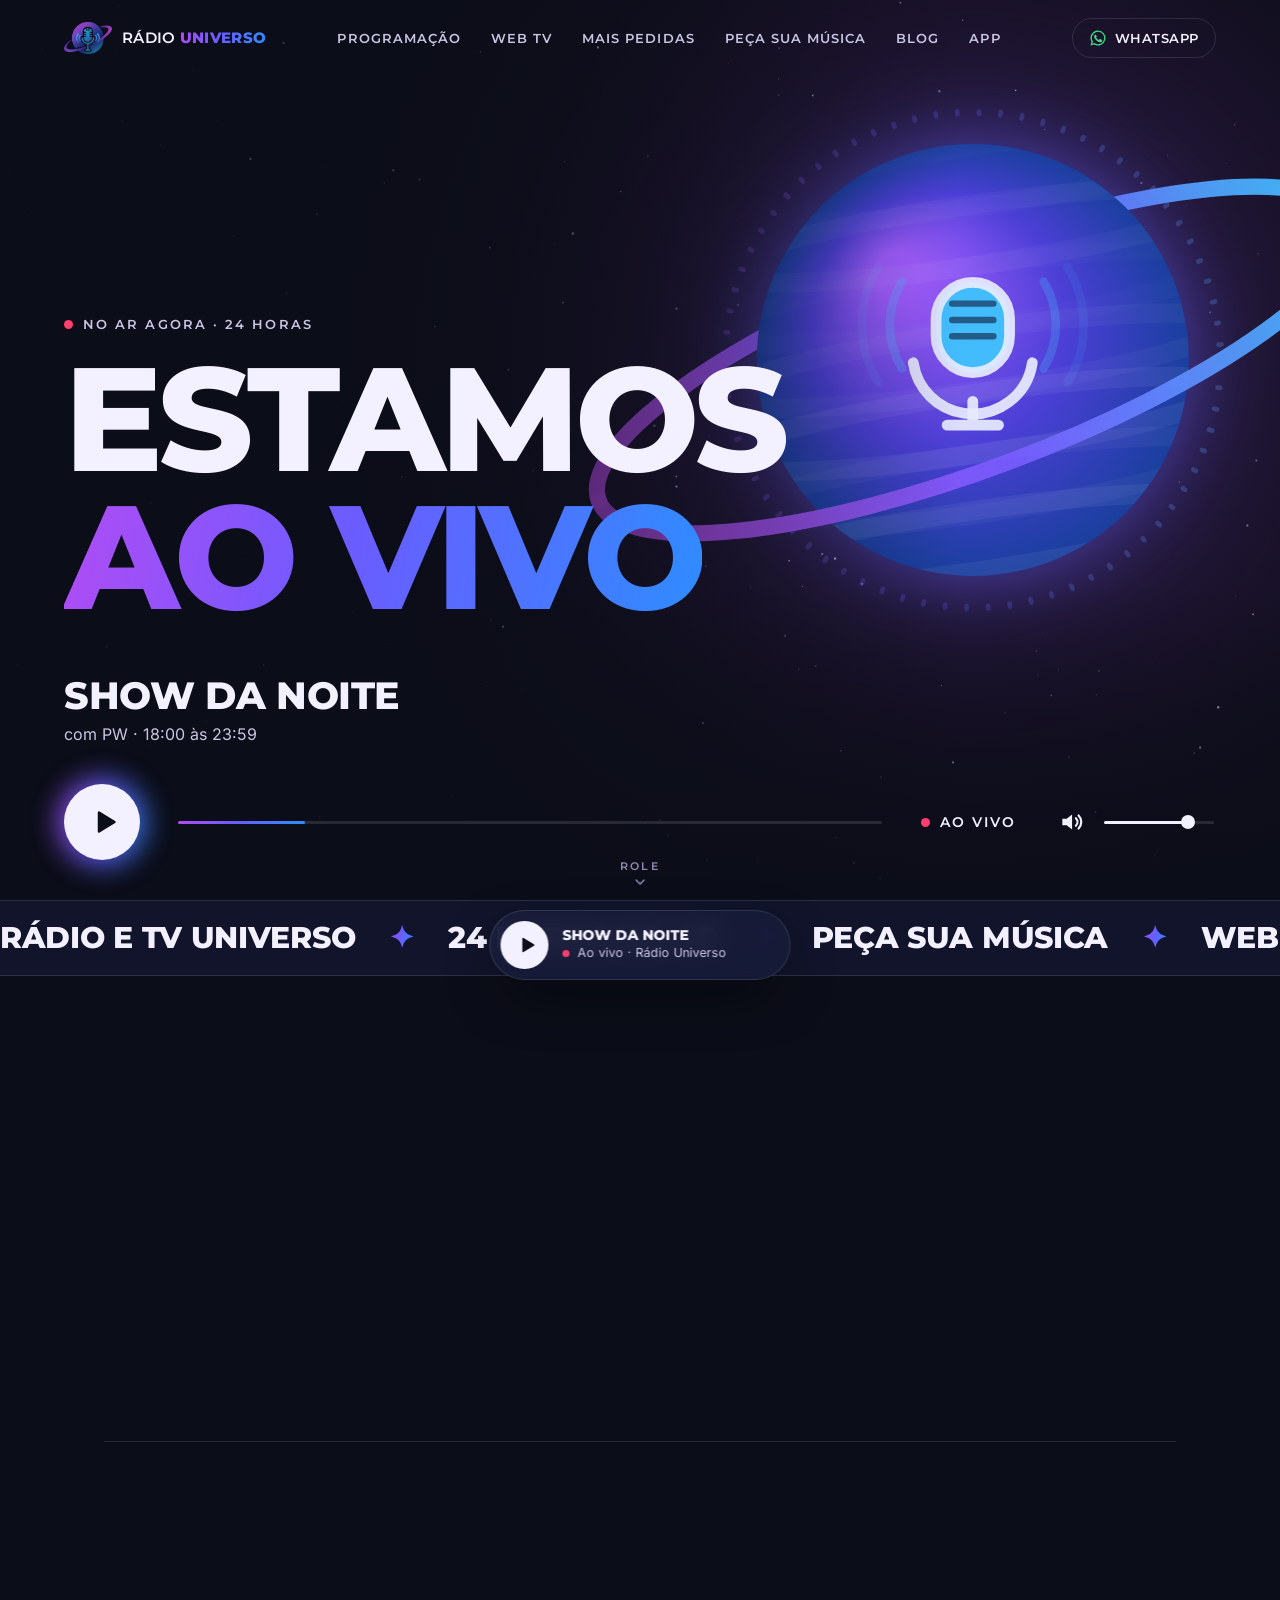
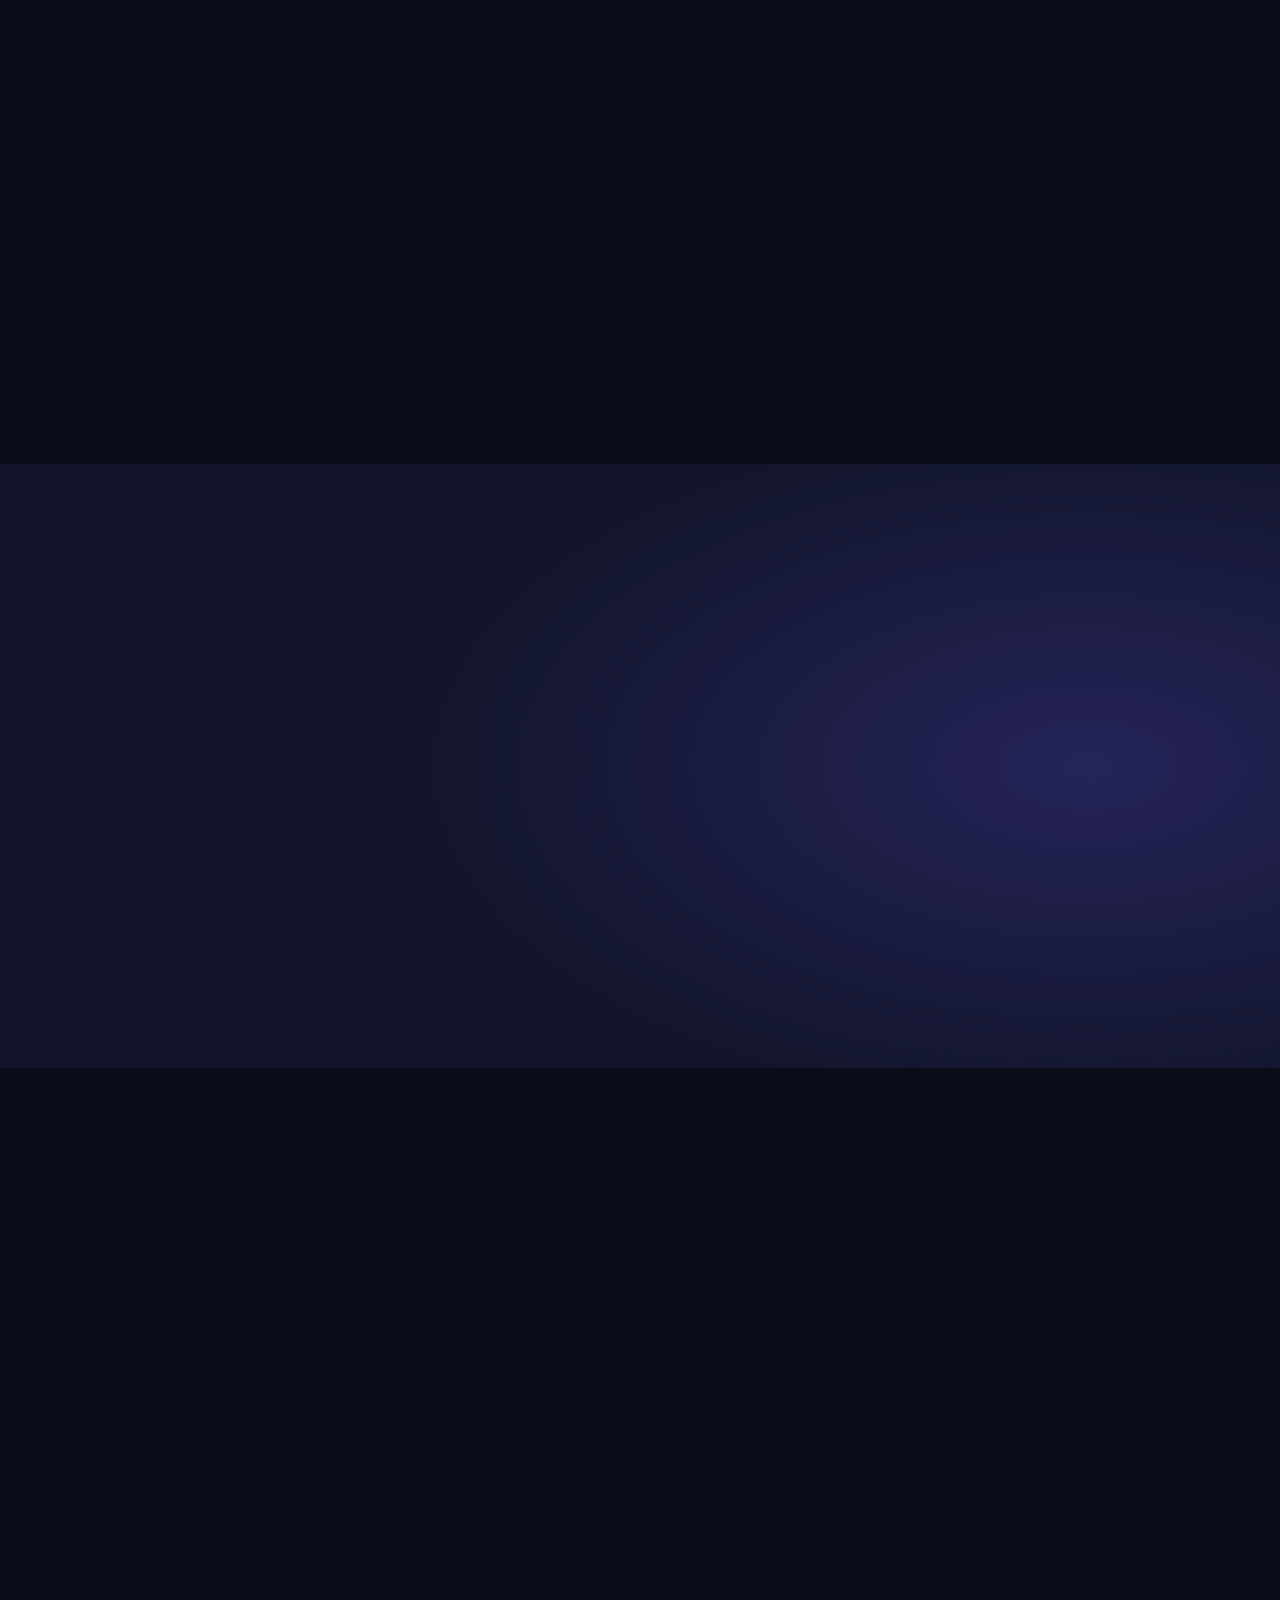
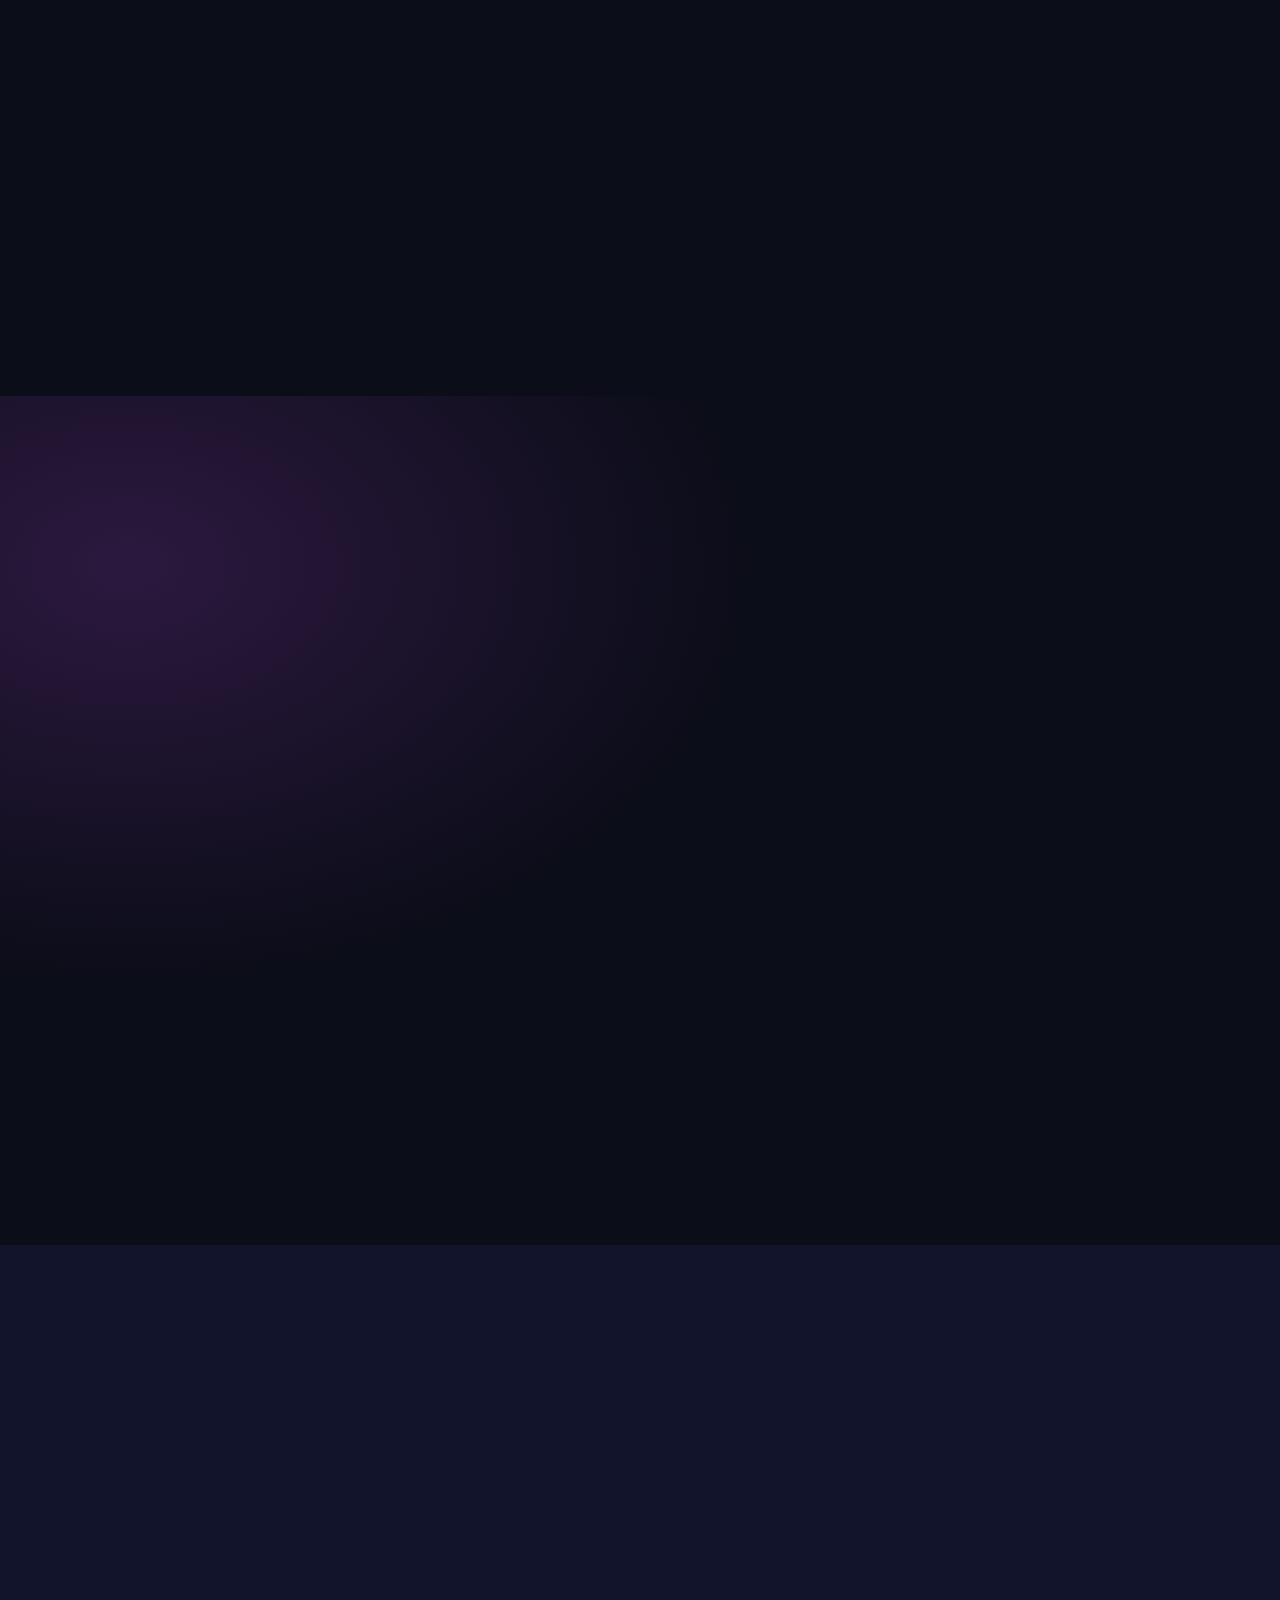
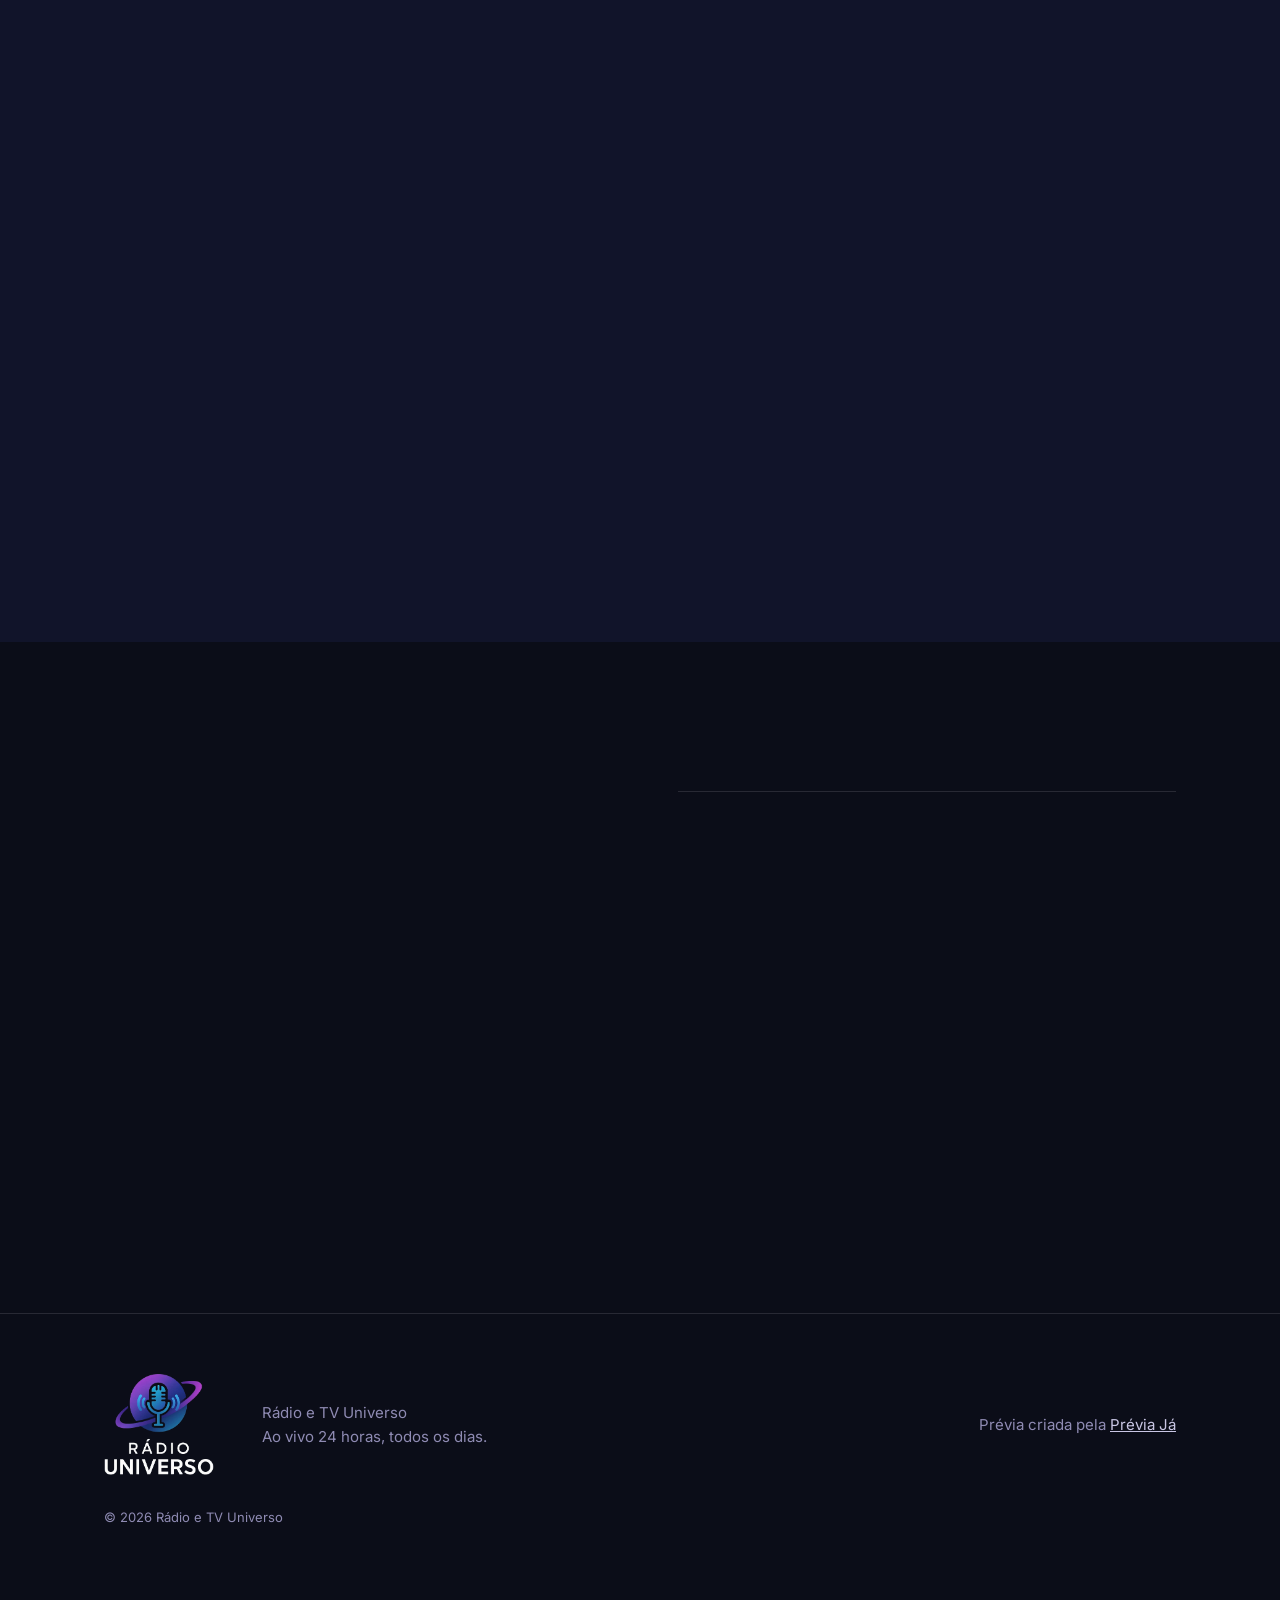
<file: p/radio-universo/index.html>
<!doctype html>
<html lang="pt-BR">
<head>
<meta charset="utf-8">
<meta name="viewport" content="width=device-width, initial-scale=1, viewport-fit=cover">
<title>Rádio e TV Universo · Ao vivo 24 horas</title>
<meta name="description" content="Rádio e TV Universo: música 24 horas por dia, Web TV ao vivo e a sua música pedida pelo WhatsApp. Aperte o play e ouça agora.">
<meta name="robots" content="noindex, nofollow">
<meta name="theme-color" content="#0B0D18">
<meta name="referrer" content="strict-origin-when-cross-origin">
<meta http-equiv="Content-Security-Policy" content="default-src 'self'; img-src 'self' data:; media-src https://stm17.voxhd.com.br:9444; frame-src https://playerv.voxtvhd.com.br; style-src 'self'; font-src 'self'; script-src 'self'; connect-src 'self'; base-uri 'self'; form-action 'none'; object-src 'none'">
<meta property="og:type" content="website">
<meta property="og:locale" content="pt_BR">
<meta property="og:title" content="Rádio e TV Universo · Estamos ao vivo">
<meta property="og:description" content="Música 24 horas, Web TV ao vivo e pedido de música pelo WhatsApp.">
<meta property="og:image" content="img/og.jpg">
<link rel="icon" href="img/favicon.png" type="image/png">
<link rel="apple-touch-icon" href="img/apple-touch-icon.png">
<link rel="preload" href="fonts/montserrat-latin-800-normal.woff2" as="font" type="font/woff2" crossorigin>
<link rel="stylesheet" href="styles.css?v=2">
<link rel="stylesheet" href="blog.css?v=1">
</head>
<body>

<svg class="sprite" aria-hidden="true">
  <symbol id="i-play" viewBox="0 0 24 24"><path fill="currentColor" d="M7 4.5v15a1 1 0 0 0 1.5.86l12.4-7.5a1 1 0 0 0 0-1.72L8.5 3.64A1 1 0 0 0 7 4.5z"/></symbol>
  <symbol id="i-pause" viewBox="0 0 24 24"><path fill="currentColor" d="M6 4h4v16H6zM14 4h4v16h-4z"/></symbol>
  <symbol id="i-vol" viewBox="0 0 24 24"><path fill="currentColor" d="M4 9h4l5-4v14l-5-4H4z"/><path fill="none" stroke="currentColor" stroke-width="2" stroke-linecap="round" d="M16.5 8.5a5 5 0 0 1 0 7M19 6a8.5 8.5 0 0 1 0 12"/></symbol>
  <symbol id="i-mute" viewBox="0 0 24 24"><path fill="currentColor" d="M4 9h4l5-4v14l-5-4H4z"/><path fill="none" stroke="currentColor" stroke-width="2" stroke-linecap="round" d="M17 9l5 6m0-6l-5 6"/></symbol>
  <symbol id="i-wa" viewBox="0 0 24 24"><path fill="currentColor" d="M12 2a10 10 0 0 0-8.6 15.1L2 22l5-1.3A10 10 0 1 0 12 2zm0 18.2a8.2 8.2 0 0 1-4.2-1.2l-.3-.2-3 .8.8-2.9-.2-.3A8.2 8.2 0 1 1 12 20.2zm4.5-6.1c-.2-.1-1.5-.7-1.7-.8s-.4-.1-.6.1-.7.8-.8 1-.3.2-.5.1a6.7 6.7 0 0 1-3.3-2.9c-.3-.4.3-.4.7-1.3.1-.2 0-.3 0-.4l-.8-1.8c-.2-.5-.4-.4-.6-.4h-.5a1 1 0 0 0-.7.3 3 3 0 0 0-.9 2.2 5.2 5.2 0 0 0 1.1 2.7 11.8 11.8 0 0 0 4.5 4c1.7.7 2.3.8 3.2.6a2.7 2.7 0 0 0 1.8-1.3 2.2 2.2 0 0 0 .1-1.3c0-.1-.2-.2-.5-.3z"/></symbol>
  <symbol id="i-ig" viewBox="0 0 24 24"><rect x="3" y="3" width="18" height="18" rx="5" fill="none" stroke="currentColor" stroke-width="2"/><circle cx="12" cy="12" r="4.2" fill="none" stroke="currentColor" stroke-width="2"/><circle cx="17.4" cy="6.6" r="1.2" fill="currentColor"/></symbol>
  <symbol id="i-fb" viewBox="0 0 24 24"><path fill="currentColor" d="M14 8V6.2c0-.8.2-1.2 1.4-1.2H17V2h-2.6C11.6 2 10.6 3.4 10.6 5.8V8H8v3h2.6v11H14V11h2.7l.4-3z"/></symbol>
  <symbol id="i-yt" viewBox="0 0 24 24"><path fill="currentColor" d="M21.6 7.2a2.6 2.6 0 0 0-1.8-1.8C18.2 5 12 5 12 5s-6.2 0-7.8.4a2.6 2.6 0 0 0-1.8 1.8C2 8.8 2 12 2 12s0 3.2.4 4.8a2.6 2.6 0 0 0 1.8 1.8C5.8 19 12 19 12 19s6.2 0 7.8-.4a2.6 2.6 0 0 0 1.8-1.8c.4-1.6.4-4.8.4-4.8s0-3.2-.4-4.8zM10 15V9l5.2 3z"/></symbol>
  <symbol id="i-arrow" viewBox="0 0 24 24"><path fill="none" stroke="currentColor" stroke-width="2.2" stroke-linecap="round" stroke-linejoin="round" d="M5 12h14m-6-6 6 6-6 6"/></symbol>
  <symbol id="i-down" viewBox="0 0 24 24"><path fill="none" stroke="currentColor" stroke-width="2.2" stroke-linecap="round" stroke-linejoin="round" d="m6 9 6 6 6-6"/></symbol>
  <symbol id="i-note" viewBox="0 0 24 24"><path fill="currentColor" d="M9 18.5a3 3 0 1 1-2-2.83V5.5l12-2.5v12.5a3 3 0 1 1-2-2.83V7.4l-8 1.67z"/></symbol>
  <symbol id="i-radio" viewBox="0 0 24 24"><rect x="2.5" y="8" width="19" height="13" rx="3" fill="none" stroke="currentColor" stroke-width="2"/><path stroke="currentColor" stroke-width="2" stroke-linecap="round" d="M6 8 17 3"/><circle cx="15.5" cy="14.5" r="3" fill="none" stroke="currentColor" stroke-width="2"/><path stroke="currentColor" stroke-width="2" stroke-linecap="round" d="M6 12.5h4M6 16.5h4"/></symbol>
  <symbol id="i-tv" viewBox="0 0 24 24"><rect x="2.5" y="5" width="19" height="13" rx="2.5" fill="none" stroke="currentColor" stroke-width="2"/><path stroke="currentColor" stroke-width="2" stroke-linecap="round" d="M8 21h8M9 2l3 3 3-3"/><path fill="currentColor" d="M10 9v5l4.5-2.5z"/></symbol>
  <symbol id="i-phone" viewBox="0 0 24 24"><rect x="6" y="2" width="12" height="20" rx="3" fill="none" stroke="currentColor" stroke-width="2"/><path stroke="currentColor" stroke-width="2" stroke-linecap="round" d="M10.5 18.5h3"/></symbol>
</svg>

<a class="skip" href="#conteudo">Pular para o conteúdo</a>

<header class="nav" id="nav">
  <a class="nav__brand" href="#topo" aria-label="Rádio e TV Universo, início"><img src="img/logo-sym.webp" alt="" width="56" height="37"><span>Rádio <b>Universo</b></span></a>
  <nav class="nav__links" aria-label="Seções">
    <a href="#programacao">Programação</a>
    <a href="#webtv">Web TV</a>
    <a href="#mais-pedidas">Mais pedidas</a>
    <a href="#peca">Peça sua música</a>
    <a href="#blog">Blog</a>
    <a href="#app">App</a>
  </nav>
  <a class="nav__wa" href="#" data-wa="Olá, Rádio Universo! Vim pelo site." aria-label="Falar com a rádio no WhatsApp"><svg><use href="#i-wa"/></svg><span>WhatsApp</span></a>
</header>

<main id="conteudo">

  <!-- HERO / PLAYER -->
  <section class="hero" id="topo" aria-label="Ao vivo">
    <canvas class="hero__space" id="space" aria-hidden="true"></canvas>
    <div class="hero__inner">
      <p class="hero__live"><span class="dot"></span>No ar agora · 24 horas</p>
      <h1 class="hero__title"><span class="ln"><span>Estamos</span></span><span class="ln"><span>ao vivo</span></span></h1>
      <div class="hero__now">
        <p class="hero__prog" id="nowProg">Show da Tarde</p>
        <p class="hero__meta" id="nowMeta">com PW · 12:00 às 17:59</p>
      </div>
    </div>

    <div class="player" id="player" data-stream="https://stm17.voxhd.com.br:9444/stream">
      <button class="player__play" id="playBtn" type="button" aria-label="Ouvir a rádio ao vivo" aria-pressed="false">
        <svg class="i-play"><use href="#i-play"/></svg><svg class="i-pause"><use href="#i-pause"/></svg>
      </button>
      <div class="player__track">
        <div class="player__line" aria-hidden="true"><span></span></div>
        <div class="player__eq" aria-hidden="true"><i></i><i></i><i></i><i></i><i></i></div>
      </div>
      <p class="player__live"><span class="dot"></span>AO VIVO</p>
      <div class="player__vol">
        <button class="player__mute" id="muteBtn" type="button" aria-label="Silenciar"><svg class="i-vol"><use href="#i-vol"/></svg><svg class="i-mute"><use href="#i-mute"/></svg></button>
        <input class="player__range" id="vol" type="range" min="0" max="100" value="80" aria-label="Volume">
      </div>
      <p class="player__msg" id="playerMsg" role="status" aria-live="polite"></p>
      <audio id="audio" preload="none"></audio>
    </div>

    <a class="hero__scroll" href="#programacao">Role<svg><use href="#i-down"/></svg></a>
  </section>

  <!-- TICKER -->
  <div class="ticker" aria-hidden="true">
    <div class="ticker__track">
      <span>Rádio e TV Universo</span><i>✦</i><span>24 horas no ar</span><i>✦</i><span>Peça sua música</span><i>✦</i><span>Web TV ao vivo</span><i>✦</i><span>Fé, música e informação</span><i>✦</i>
      <span>Rádio e TV Universo</span><i>✦</i><span>24 horas no ar</span><i>✦</i><span>Peça sua música</span><i>✦</i><span>Web TV ao vivo</span><i>✦</i><span>Fé, música e informação</span><i>✦</i>
    </div>
  </div>

  <!-- PROGRAMAÇÃO -->
  <section class="sec prog" id="programacao" aria-labelledby="prog-t">
    <div class="wrap">
      <p class="kicker">Programação</p>
      <h2 id="prog-t" class="h2">Do amanhecer<br><em>à madrugada.</em></h2>
      <p class="lead">Todos os dias da semana, a Universo segue com você. O programa que está no ar fica destacado.</p>
      <ol class="slots" id="slots">
        <li class="slot" data-s="0" data-e="5"><span class="slot__time">00:00<em>04:59</em></span><span class="slot__name">Show da Madrugada</span><span class="slot__host">com PW</span><span class="slot__bar"><span></span></span><span class="slot__tag">No ar</span></li>
        <li class="slot" data-s="5" data-e="12"><span class="slot__time">05:00<em>11:59</em></span><span class="slot__name">Show da Manhã</span><span class="slot__host">com PW</span><span class="slot__bar"><span></span></span><span class="slot__tag">No ar</span></li>
        <li class="slot" data-s="12" data-e="18"><span class="slot__time">12:00<em>17:59</em></span><span class="slot__name">Show da Tarde</span><span class="slot__host">com PW</span><span class="slot__bar"><span></span></span><span class="slot__tag">No ar</span></li>
        <li class="slot" data-s="18" data-e="24"><span class="slot__time">18:00<em>23:59</em></span><span class="slot__name">Show da Noite</span><span class="slot__host">com PW</span><span class="slot__bar"><span></span></span><span class="slot__tag">No ar</span></li>
      </ol>
    </div>
  </section>

  <!-- WEB TV -->
  <section class="sec tv" id="webtv" aria-labelledby="tv-t">
    <div class="wrap tv__grid">
      <div>
        <p class="kicker">Web TV</p>
        <h2 id="tv-t" class="h2">Também<br><em>em vídeo.</em></h2>
        <p class="lead">A Universo transmite ao vivo em vídeo. Toque para abrir a Web TV aqui mesmo, sem sair do site.</p>
        <a class="link" href="https://youtube.com/@radiouniversotv" target="_blank" rel="noopener"><svg><use href="#i-yt"/></svg>Canal no YouTube<svg class="ar"><use href="#i-arrow"/></svg></a>
      </div>
      <div class="tv__screen" id="tvScreen">
        <button class="tv__poster" id="tvBtn" type="button" aria-label="Abrir a Web TV ao vivo">
          <img src="img/logo-full.webp" alt="" width="710" height="652" loading="lazy">
          <span class="tv__play"><svg><use href="#i-play"/></svg></span>
          <span class="tv__label"><span class="dot"></span>Assistir ao vivo</span>
        </button>
      </div>
    </div>
  </section>

  <!-- MAIS PEDIDAS -->
  <section class="sec top" id="mais-pedidas" aria-labelledby="top-t">
    <div class="wrap">
      <p class="kicker">Mais pedidas</p>
      <h2 id="top-t" class="h2">Quem ouve,<br><em>pede de novo.</em></h2>
      <ol class="chart">
        <li><span class="chart__n">01</span><span class="chart__song">Todavia Me Alegrarei</span><span class="chart__art">Samuel Messias</span></li>
        <li><span class="chart__n">02</span><span class="chart__song">Espaço Confuso</span><span class="chart__art">P.W · álbum</span></li>
        <li><span class="chart__n">03</span><span class="chart__song">A Casa É Sua</span><span class="chart__art">Casa Worship</span></li>
        <li><span class="chart__n">04</span><span class="chart__song">É Tudo Teu</span><span class="chart__art">Leandro Borges</span></li>
        <li><span class="chart__n">05</span><span class="chart__song">Me Atraiu</span><span class="chart__art">Gabriela Rocha</span></li>
        <li><span class="chart__n">06</span><span class="chart__song">Deus Proverá</span><span class="chart__art">Gabriela Gomes</span></li>
      </ol>
    </div>
  </section>

  <!-- PEÇA SUA MÚSICA -->
  <section class="sec ask" id="peca" aria-labelledby="ask-t">
    <div class="wrap ask__grid">
      <div>
        <p class="kicker">Peça sua música</p>
        <h2 id="ask-t" class="h2">A próxima<br><em>pode ser a sua.</em></h2>
        <p class="lead">Escolha a música, mande um recado para alguém especial e a gente recebe direto no WhatsApp do estúdio.</p>
      </div>
      <form class="form" id="askForm" novalidate>
        <label><span>Seu nome</span><input name="nome" required autocomplete="given-name" placeholder="Como quer ser chamado no ar"></label>
        <label><span>Música e artista</span><input name="musica" required placeholder="Ex.: Me Atraiu, Gabriela Rocha"></label>
        <label><span>Cidade <i>(opcional)</i></span><input name="cidade" autocomplete="address-level2" placeholder="De onde você ouve a Universo"></label>
        <label><span>Recado <i>(opcional)</i></span><textarea name="recado" rows="3" placeholder="Um alô para alguém?"></textarea></label>
        <p class="form__err" id="askErr" hidden>Preencha o seu nome e a música.</p>
        <button class="btn" type="submit"><svg><use href="#i-wa"/></svg>Enviar pedido pelo WhatsApp</button>
      </form>
    </div>
  </section>

  <!-- BLOG -->
  <section class="sec blog" id="blog" aria-labelledby="blog-t">
    <div class="wrap">
      <div class="blog__head">
        <div>
          <p class="kicker">Blog</p>
          <h2 id="blog-t" class="h2">Fique por<br><em>dentro.</em></h2>
        </div>
        <a class="link" href="blog.html">Ver todos os posts<svg class="ar"><use href="#i-arrow"/></svg></a>
      </div>
      <div class="posts" id="blogGrid"></div>
    </div>
  </section>

  <!-- APP + REDES -->
  <section class="sec app" id="app" aria-labelledby="app-t">
    <div class="wrap app__grid">
      <div class="app__copy">
        <p class="kicker">Aplicativo</p>
        <h2 id="app-t" class="h2">A Universo<br><em>no seu bolso.</em></h2>
        <p class="lead">Baixe o app da Rádio e TV Universo e ouça em qualquer lugar, no Android ou no iPhone.</p>
        <div class="app__btns">
          <a class="btn btn--ghost" href="https://voxhdstore.com.br/radioetvuniverso" target="_blank" rel="noopener"><svg><use href="#i-phone"/></svg>Baixar para Android</a>
          <a class="btn btn--ghost" href="https://voxhdstore.com.br/radioetvuniverso" target="_blank" rel="noopener"><svg><use href="#i-phone"/></svg>Baixar para iPhone</a>
        </div>
      </div>
      <ul class="social">
        <li><a href="https://www.instagram.com/radiouniverso2025" target="_blank" rel="noopener"><svg><use href="#i-ig"/></svg><span><b>Instagram</b>@radiouniverso2025</span><svg class="ar"><use href="#i-arrow"/></svg></a></li>
        <li><a href="https://youtube.com/@radiouniversotv" target="_blank" rel="noopener"><svg><use href="#i-yt"/></svg><span><b>YouTube</b>@radiouniversotv</span><svg class="ar"><use href="#i-arrow"/></svg></a></li>
        <li><a href="https://www.facebook.com/share/17GtKgy74B/" target="_blank" rel="noopener"><svg><use href="#i-fb"/></svg><span><b>Facebook</b>Rádio e TV Universo</span><svg class="ar"><use href="#i-arrow"/></svg></a></li>
        <li><a href="#" data-wa="Olá, Rádio Universo! Vim pelo site."><svg><use href="#i-wa"/></svg><span><b>WhatsApp</b>(53) 98124-4723</span><svg class="ar"><use href="#i-arrow"/></svg></a></li>
      </ul>
    </div>
  </section>

</main>

<footer class="foot">
  <div class="wrap foot__grid">
    <img src="img/logo-full.webp" alt="Rádio Universo" width="140" height="128" loading="lazy">
    <p>Rádio e TV Universo<br>Ao vivo 24 horas, todos os dias.</p>
    <p class="foot__credit">Prévia criada pela <a href="https://hctoliv.github.io/previaja/" target="_blank" rel="noopener">Prévia Já</a></p>
  </div>
  <p class="wrap foot__legal">© <span id="year">2026</span> Rádio e TV Universo</p>
</footer>

<!-- mini player fixo -->
<div class="mini" id="mini" aria-hidden="true">
  <button class="mini__play" id="miniBtn" type="button" aria-label="Ouvir a rádio ao vivo" tabindex="-1"><svg class="i-play"><use href="#i-play"/></svg><svg class="i-pause"><use href="#i-pause"/></svg></button>
  <div class="mini__txt"><b id="miniProg">Show da Tarde</b><span><span class="dot"></span>Ao vivo · Rádio Universo</span></div>
  <div class="player__eq mini__eq" aria-hidden="true"><i></i><i></i><i></i><i></i><i></i></div>
</div>

<script src="posts.js?v=1" defer></script>
<script src="blog.js?v=1" defer></script>
<script src="main.js?v=2" defer></script>
</body>
</html>
</file>
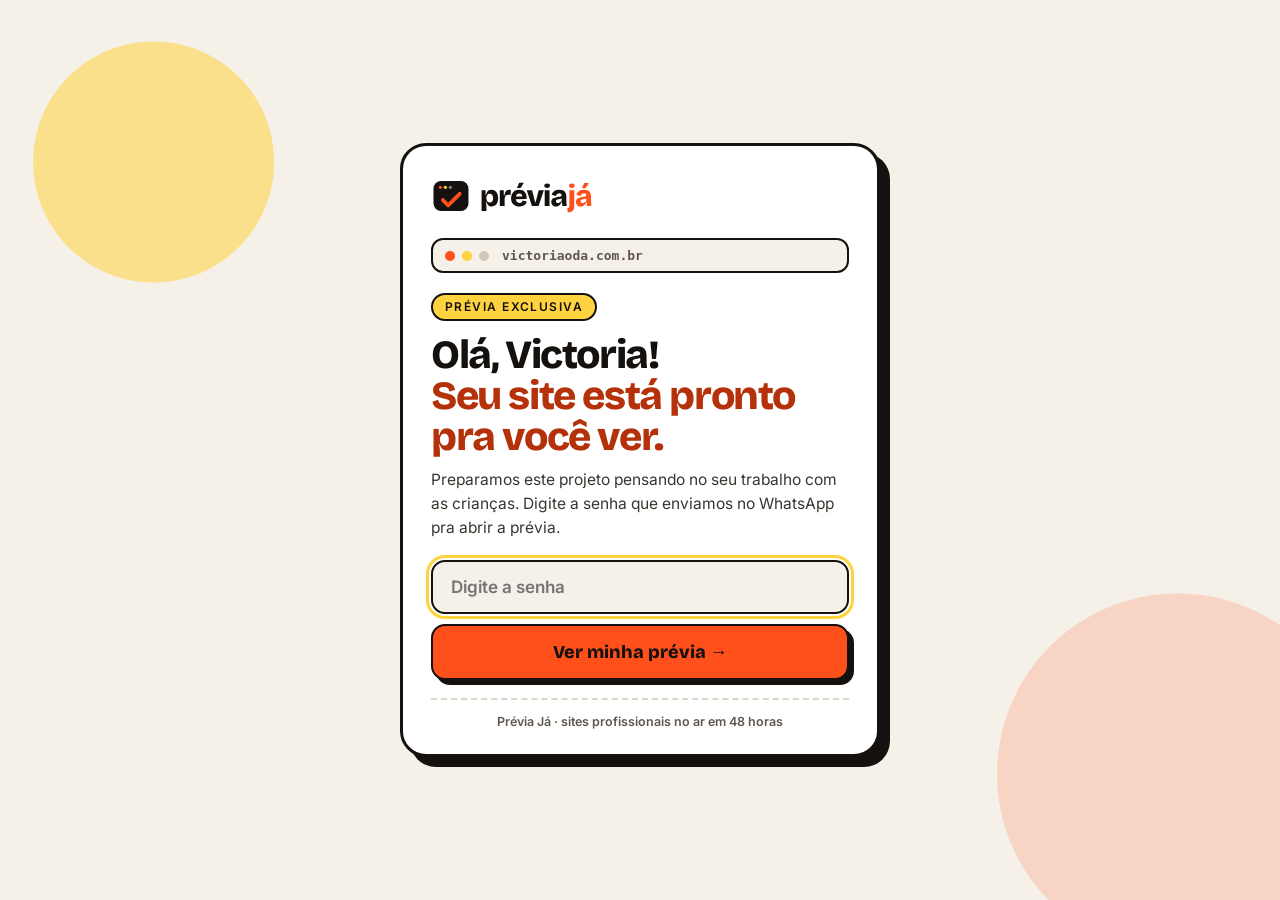
<file: p/victoria-oda/index.html>
<!doctype html>
<html lang="pt-BR">
<head>
<meta charset="utf-8">
<meta name="viewport" content="width=device-width,initial-scale=1">
<meta name="robots" content="noindex,nofollow">
<meta http-equiv="Content-Security-Policy" content="default-src 'self'; script-src 'self'; style-src 'self' 'unsafe-inline'; img-src 'self' data:; font-src 'self'; connect-src 'none'; frame-src 'none'; base-uri 'self'; form-action 'none'">
<title>Victoria Oda · Psicopedagoga infantil nos Jardins, SP</title>
<meta name="description" content="Psicopedagogia infantil com afeto e brincadeira. Avaliação e acompanhamento das dificuldades de aprendizagem na Alameda Jaú, Jardins, São Paulo.">
<meta name="theme-color" content="#F5F1E8">
<link rel="preload" href="../../fonts/bricolage-grotesque-latin-800-normal.woff2" as="font" type="font/woff2" crossorigin>
<link rel="preload" href="fonts/fraunces-latin-600-normal.woff2" as="font" type="font/woff2" crossorigin>
<link rel="stylesheet" href="styles.css">
</head>
<body class="locked">

<!-- ===== TELA DE SENHA · PRÉVIA JÁ ===== -->
<div class="gate" id="gate" role="dialog" aria-modal="true" aria-labelledby="gate-title">
  <div class="gate__card">
    <img class="gate__logo" src="img/previaja-logo.svg" alt="Prévia Já" width="196" height="48">
    <div class="gate__browser" aria-hidden="true"><i></i><i></i><i></i><span>victoriaoda.com.br</span></div>
    <p class="gate__kicker">Prévia exclusiva</p>
    <h1 class="gate__title" id="gate-title">Olá, Victoria! <span>Seu site está pronto pra você ver.</span></h1>
    <p class="gate__text">Preparamos este projeto pensando no seu trabalho com as crianças. Digite a senha que enviamos no WhatsApp pra abrir a prévia.</p>
    <form class="gate__form" id="gate-form" novalidate>
      <label class="sr" for="gate-pass">Senha</label>
      <input id="gate-pass" type="password" autocomplete="off" placeholder="Digite a senha" required>
      <button type="submit">Ver minha prévia <span aria-hidden="true">→</span></button>
    </form>
    <p class="gate__error" id="gate-error" role="alert" hidden>Senha incorreta. Confira a mensagem no WhatsApp e tente de novo.</p>
    <p class="gate__foot">Prévia Já · sites profissionais no ar em 48 horas</p>
  </div>
</div>

<div class="welcome" id="welcome" hidden aria-live="polite">
  <img src="img/previaja-logo.svg" alt="" width="160" height="39">
  <p>Bem-vinda, Victoria!</p>
  <span>Abrindo a sua prévia…</span>
</div>

<!-- ===== SITE ===== -->
<div class="site" id="site" hidden>
<header class="hd">
  <a class="hd__brand" href="#inicio" aria-label="Victoria Oda, psicopedagoga"><span class="hd__mark" aria-hidden="true">V</span><span><b>Victoria Oda</b><small>Psicopedagoga infantil</small></span></a>
  <nav class="hd__nav" aria-label="Principal"><a href="#teste">Teste rápido</a><a href="#jornada">Como funciona</a><a href="#sobre">Sobre</a><a href="#duvidas">Dúvidas</a></nav>
  <a class="btn btn--sm js-wa" href="#">Agendar conversa</a>
</header>

<main>
<!-- HERO -->
<section class="hero" id="inicio">
  <svg class="doodles" viewBox="0 0 1200 800" preserveAspectRatio="none" aria-hidden="true">
    <path class="draw d1" d="M60 640c60-90 140-90 200 0s140 90 200 0" />
    <path class="draw d2" d="M1010 140a46 46 0 1 1-1 0M1010 70v-30M1010 240v30M940 140h-30M1080 140h30M960 90l-20-20M1060 190l20 20M1060 90l20-20M960 190l-20 20" />
    <path class="draw d3" d="M820 700c-20-40 30-70 55-40 25 30-15 70-50 50-40-22-20-90 40-95 70-6 95 70 50 110" />
    <path class="draw d4" d="M120 140l14 30 32 4-24 22 6 32-28-16-28 16 6-32-24-22 32-4z" />
  </svg>
  <div class="hero__letters" aria-hidden="true">
    <span class="fl" data-d="1.2" style="--x:6%;--y:24%;--c:var(--coral);--r:-12deg">A</span>
    <span class="fl" data-d=".7" style="--x:44%;--y:10%;--c:var(--sky);--r:9deg">b</span>
    <span class="fl" data-d="1.5" style="--x:90%;--y:60%;--c:var(--butter);--r:-8deg">3</span>
    <span class="fl" data-d=".9" style="--x:52%;--y:84%;--c:var(--sage);--r:12deg">c</span>
    <span class="fl" data-d="1.1" style="--x:3%;--y:78%;--c:var(--lilac);--r:6deg">?</span>
    <span class="fl" data-d=".6" style="--x:94%;--y:14%;--c:var(--wine);--r:-6deg;--t:#fff">7</span>
  </div>
  <div class="hero__in">
    <div class="hero__txt">
      <p class="tag reveal"><span class="dot"></span>Psicopedagogia infantil · Jardins, São Paulo</p>
      <h1 class="reveal">Seu filho tem um <mark>jeito único</mark> de aprender.</h1>
      <p class="lead reveal">Quando a escola vira choro, lição vira briga e a criança começa a dizer que "não consegue", eu ajudo a sua família a entender o porquê e a encontrar o caminho. Com afeto, escuta e muita brincadeira.</p>
      <div class="hero__cta reveal">
        <a class="btn js-wa" href="#">Quero conversar com a Victoria</a>
        <a class="btn btn--ghost" href="#teste">Fazer o teste rápido</a>
      </div>
      <p class="hand reveal" aria-hidden="true">o primeiro passo é uma conversa ↴</p>
    </div>
    <figure class="polaroid hero__pol reveal">
      <span class="tape"></span>
      <img src="img/victoria-hero.webp" alt="Victoria Oda sentada no tapete com letras de brinquedo nas mãos" width="1080" height="1080">
      <figcaption>Oi! Eu sou a Victoria 💛</figcaption>
    </figure>
  </div>
</section>

<div class="marquee" aria-hidden="true"><div class="marquee__track">
  <span>leitura</span><i>✦</i><span>escrita</span><i>✦</i><span>matemática</span><i>✦</i><span>atenção</span><i>✦</i><span>autoestima</span><i>✦</i><span>adaptação escolar</span><i>✦</i><span>leitura</span><i>✦</i><span>escrita</span><i>✦</i><span>matemática</span><i>✦</i><span>atenção</span><i>✦</i><span>autoestima</span><i>✦</i><span>adaptação escolar</span><i>✦</i>
</div></div>

<!-- VOCÊ SE RECONHECE -->
<section class="voices">
  <div class="wrap">
    <p class="eyebrow reveal">Você já ouviu (ou disse) alguma dessas?</p>
    <div class="bubbles">
      <p class="bubble b1 reveal">"Ele chora toda vez que chega a hora da lição."</p>
      <p class="bubble b2 reveal">"A professora disse que ela não presta atenção."</p>
      <p class="bubble b3 reveal">"Ele vive dizendo que é burro."</p>
      <p class="bubble b4 reveal">"Já tentei de tudo e nada funciona."</p>
    </div>
    <h2 class="voices__h reveal">Você não está sozinho. <em>E seu filho também não.</em></h2>
  </div>
</section>

<!-- TESTE -->
<section class="quiz" id="teste">
  <div class="wrap">
    <div class="quiz__head">
      <p class="eyebrow reveal">Teste rápido para pais · 1 minuto</p>
      <h2 class="reveal">Toque no que você <em>percebe</em> no seu filho</h2>
      <p class="reveal">Não é diagnóstico. É um jeito de organizar o que você vem observando.</p>
    </div>
    <div class="quiz__grid" id="quiz">
      <button type="button" class="chip" aria-pressed="false"><span>🔤</span>Demora pra aprender letras e números</button>
      <button type="button" class="chip" aria-pressed="false"><span>✏️</span>Mistura letras ou troca sons ao escrever</button>
      <button type="button" class="chip" aria-pressed="false"><span>🎯</span>Tem dificuldade pra se concentrar</button>
      <button type="button" class="chip" aria-pressed="false"><span>😔</span>Sente desânimo ou frustração com a escola</button>
      <button type="button" class="chip" aria-pressed="false"><span>📖</span>Evita ler em voz alta</button>
      <button type="button" class="chip" aria-pressed="false"><span>⏳</span>Demora muito pra fazer a lição de casa</button>
      <button type="button" class="chip" aria-pressed="false"><span>🧩</span>Esquece o que parecia ter aprendido</button>
      <button type="button" class="chip" aria-pressed="false"><span>💬</span>Diz que "não consegue" ou que é burro</button>
    </div>
    <div class="quiz__result" aria-live="polite">
      <div class="ring"><svg viewBox="0 0 120 120" aria-hidden="true"><circle cx="60" cy="60" r="52"/><circle class="ring__bar" id="ring" cx="60" cy="60" r="52"/></svg><b id="count">0</b><small>de 8</small></div>
      <div>
        <p class="quiz__msg" id="quiz-msg">Toque nos sinais que você reconhece.</p>
        <a class="btn js-wa-quiz" href="#" hidden id="quiz-btn">Conversar com a Victoria sobre isso</a>
      </div>
    </div>
  </div>
</section>

<!-- JORNADA -->
<section class="journey" id="jornada">
  <div class="wrap journey__grid">
    <div class="journey__sticky" aria-hidden="true">
      <div class="journey__card">
        <span class="journey__num" id="j-num">01</span>
        <span class="journey__emoji" id="j-emo">☕</span>
        <div class="journey__bar"><i id="j-bar"></i></div>
      </div>
    </div>
    <div class="journey__steps">
      <p class="eyebrow">Como funciona</p>
      <h2>Do "ele não gosta da escola" ao <em>"olha o que eu aprendi!"</em></h2>
      <article class="step" data-n="01" data-e="☕"><span class="step__badge" aria-hidden="true"><span>☕</span>01</span><h3>Uma conversa com a família</h3><p>Vocês me contam a história do seu filho, a rotina, o que a escola tem dito e o que mais preocupa. Sem pressa e sem julgamento.</p></article>
      <article class="step" data-n="02" data-e="🔍"><span class="step__badge" aria-hidden="true"><span>🔍</span>02</span><h3>A avaliação psicopedagógica</h3><p>Com atividades e brincadeiras, eu observo como ele lê, escreve, calcula, presta atenção e lida com o erro. A criança nem sente que está sendo avaliada.</p></article>
      <article class="step" data-n="03" data-e="🗺️"><span class="step__badge" aria-hidden="true"><span>🗺️</span>03</span><h3>Um plano só dele</h3><p>Com o que descobrimos, monto estratégias pensadas pro jeito único de aprender do seu filho, e explico tudo pra vocês com clareza.</p></article>
      <article class="step" data-n="04" data-e="🌱"><span class="step__badge" aria-hidden="true"><span>🌱</span>04</span><h3>Acompanhamento com carinho</h3><p>Sessões semanais em que brincar e aprender andam juntos, com retornos frequentes pra família e, quando faz sentido, conversa com a escola.</p></article>
    </div>
  </div>
</section>

<!-- NA PRÁTICA -->
<section class="practice">
  <div class="wrap">
    <p class="eyebrow reveal">Na prática</p>
    <h2 class="reveal">O brincar <em>também ensina.</em></h2>
    <p class="practice__lead reveal">Não é só lição no papel que importa. O afeto, a conexão e o lúdico são a base pra criança se sentir segura pra aprender.</p>
    <div class="phones">
      <figure class="phone reveal"><div class="phone__screen"><img src="img/reel-brincar.webp" alt="Victoria brincando no chão com uma criança durante a sessão" width="720" height="1280" loading="lazy"></div><figcaption>Sessão cheia de brincadeira no chão</figcaption></figure>
      <figure class="phone phone--up reveal"><div class="phone__screen"><img src="img/reel-adaptacao.webp" alt="Mesa com letras coloridas de espuma e massinha" width="640" height="1136" loading="lazy"></div><figcaption>Letras, massinha e muita descoberta</figcaption></figure>
      <figure class="polaroid practice__pol reveal"><span class="tape"></span><img src="img/post-tedio.webp" alt="Lembrete: o tédio constrói a imaginação" width="1080" height="1350" loading="lazy"><figcaption>O tédio constrói a imaginação</figcaption></figure>
    </div>
    <a class="link reveal" href="https://www.instagram.com/victoriaoda.pp/" target="_blank" rel="noopener noreferrer">Veja mais no Instagram @victoriaoda.pp ↗</a>
  </div>
</section>

<!-- DICAS -->
<section class="tips">
  <div class="wrap">
    <p class="eyebrow reveal">Pra você usar hoje em casa</p>
    <h2 class="reveal">5 dicas pra uma adaptação escolar <em>mais leve</em></h2>
    <p class="tips__hint reveal">arrasta pro lado →</p>
  </div>
  <div class="tips__rail" tabindex="0" aria-label="Dicas de adaptação escolar">
    <article class="tip" style="--c:var(--coral)"><b>1</b><p>Leve a criança pra conhecer a sala e o pátio antes das aulas começarem.</p></article>
    <article class="tip" style="--c:var(--sky)"><b>2</b><p>Crie uma rotina clara: hora de dormir, acordar e se arrumar dá segurança.</p></article>
    <article class="tip" style="--c:var(--butter)"><b>3</b><p>Evite despedidas longas. Diga que vai voltar, sorria e saia confiante.</p></article>
    <article class="tip" style="--c:var(--sage)"><b>4</b><p>Acolha sem minimizar: "Eu sei que é difícil, mas estou aqui com você."</p></article>
    <article class="tip" style="--c:var(--lilac)"><b>5</b><p>Combine algo especial pro fim do dia: "Depois me conta a parte mais divertida!"</p></article>
  </div>
</section>

<!-- SOBRE -->
<section class="about" id="sobre">
  <div class="wrap about__grid">
    <figure class="polaroid about__pol reveal"><span class="tape"></span><img src="img/victoria-hero.webp" alt="Victoria Oda" width="1080" height="1080" loading="lazy"><figcaption>Victoria Oda</figcaption></figure>
    <div class="reveal">
      <p class="eyebrow">Quem vai acompanhar seu filho</p>
      <h2>Oi, eu sou a <em>Victoria.</em></h2>
      <p>Sou psicopedagoga e trabalho com crianças que enfrentam desafios na leitura, na escrita e na matemática. Acredito que cada pequeno tem um jeito único de aprender, e meu trabalho é descobrir esse jeito junto com a família.</p>
      <p>Atendo nos Jardins, em São Paulo, num espaço pensado pra criança se sentir em casa: com tapete, brinquedos e tempo pra ser criança.</p>
      <p class="sign">com carinho, Victoria</p>
    </div>
  </div>
</section>

<!-- DÚVIDAS -->
<section class="faq" id="duvidas">
  <div class="wrap">
    <p class="eyebrow reveal">Dúvidas de pais</p>
    <h2 class="reveal">Pode perguntar</h2>
    <details class="reveal"><summary>Como sei se meu filho precisa de uma psicopedagoga?</summary><p>Se a dificuldade na escola se repete, gera sofrimento ou a professora já comentou, vale conversar. Às vezes é só uma fase; às vezes precisa de um olhar mais atento. A conversa inicial ajuda a entender.</p></details>
    <details class="reveal"><summary>O que acontece na avaliação?</summary><p>Atividades e brincadeiras pensadas pra idade da criança. Ela não faz "prova": eu observo como ela pensa, lê, escreve e resolve problemas.</p></details>
    <details class="reveal"><summary>Preciso de encaminhamento da escola?</summary><p>Não. Muitas famílias chegam por conta própria. Se a escola fez observações, elas ajudam muito.</p></details>
    <details class="reveal"><summary>A partir de que idade?</summary><p>O acompanhamento pode começar já no início da alfabetização. Conversamos sobre o momento do seu filho no primeiro contato.</p></details>
    <details class="reveal"><summary>Quanto tempo dura o acompanhamento?</summary><p>Depende de cada criança. Depois da avaliação eu explico o plano, a frequência das sessões e como vamos acompanhar a evolução.</p></details>
  </div>
</section>

<!-- CTA -->
<section class="cta">
  <div class="cta__rain" aria-hidden="true"><span>a</span><span>B</span><span>2</span><span>ç</span><span>8</span><span>M</span><span>e</span><span>5</span><span>R</span><span>o</span></div>
  <div class="wrap">
    <h2 class="reveal">Vamos ajudar seu filho a <em>gostar de aprender?</em></h2>
    <p class="reveal">Me chama no WhatsApp e marque uma conversa inicial. Eu respondo pessoalmente.</p>
    <a class="btn btn--light btn--big js-wa reveal" href="#">Falar com a Victoria no WhatsApp</a>
    <address class="reveal">📍 Alameda Jaú, 72 · Jardim Paulista · São Paulo, SP · <a href="https://www.google.com/maps/search/?api=1&amp;query=Alameda+Ja%C3%BA%2C+72+S%C3%A3o+Paulo" target="_blank" rel="noopener noreferrer">ver no mapa ↗</a></address>
  </div>
</section>
</main>

<footer class="ft">
  <p>Victoria Oda · Psicopedagoga infantil · São Paulo, SP</p>
  <p class="ft__made">Prévia criada por <b>Prévia Já</b></p>
</footer>

<a class="wa-float js-wa" href="#" aria-label="Falar no WhatsApp"><svg viewBox="0 0 24 24" aria-hidden="true"><path fill="currentColor" d="M12 2a10 10 0 0 0-8.6 15.1L2 22l5-1.3A10 10 0 1 0 12 2zm0 18.2a8.2 8.2 0 0 1-4.2-1.2l-.3-.2-3 .8.8-2.9-.2-.3A8.2 8.2 0 1 1 12 20.2zm4.5-6.1c-.2-.1-1.5-.7-1.7-.8-.2-.1-.4-.1-.6.1l-.8 1c-.1.2-.3.2-.5.1a6.7 6.7 0 0 1-3.3-2.9c-.3-.4.2-.4.7-1.3.1-.2 0-.3 0-.4l-.8-1.8c-.2-.5-.4-.4-.6-.4h-.5c-.2 0-.4.1-.7.3-.2.3-.9.9-.9 2.2s.9 2.5 1 2.7c.1.2 1.8 2.8 4.4 3.9 1.6.7 2.3.8 3.1.6.5-.1 1.5-.6 1.7-1.2.2-.6.2-1.1.2-1.2-.1-.1-.3-.2-.6-.3z"/></svg></a>
</div>

<script src="main.js"></script>
</body>
</html>
</file>
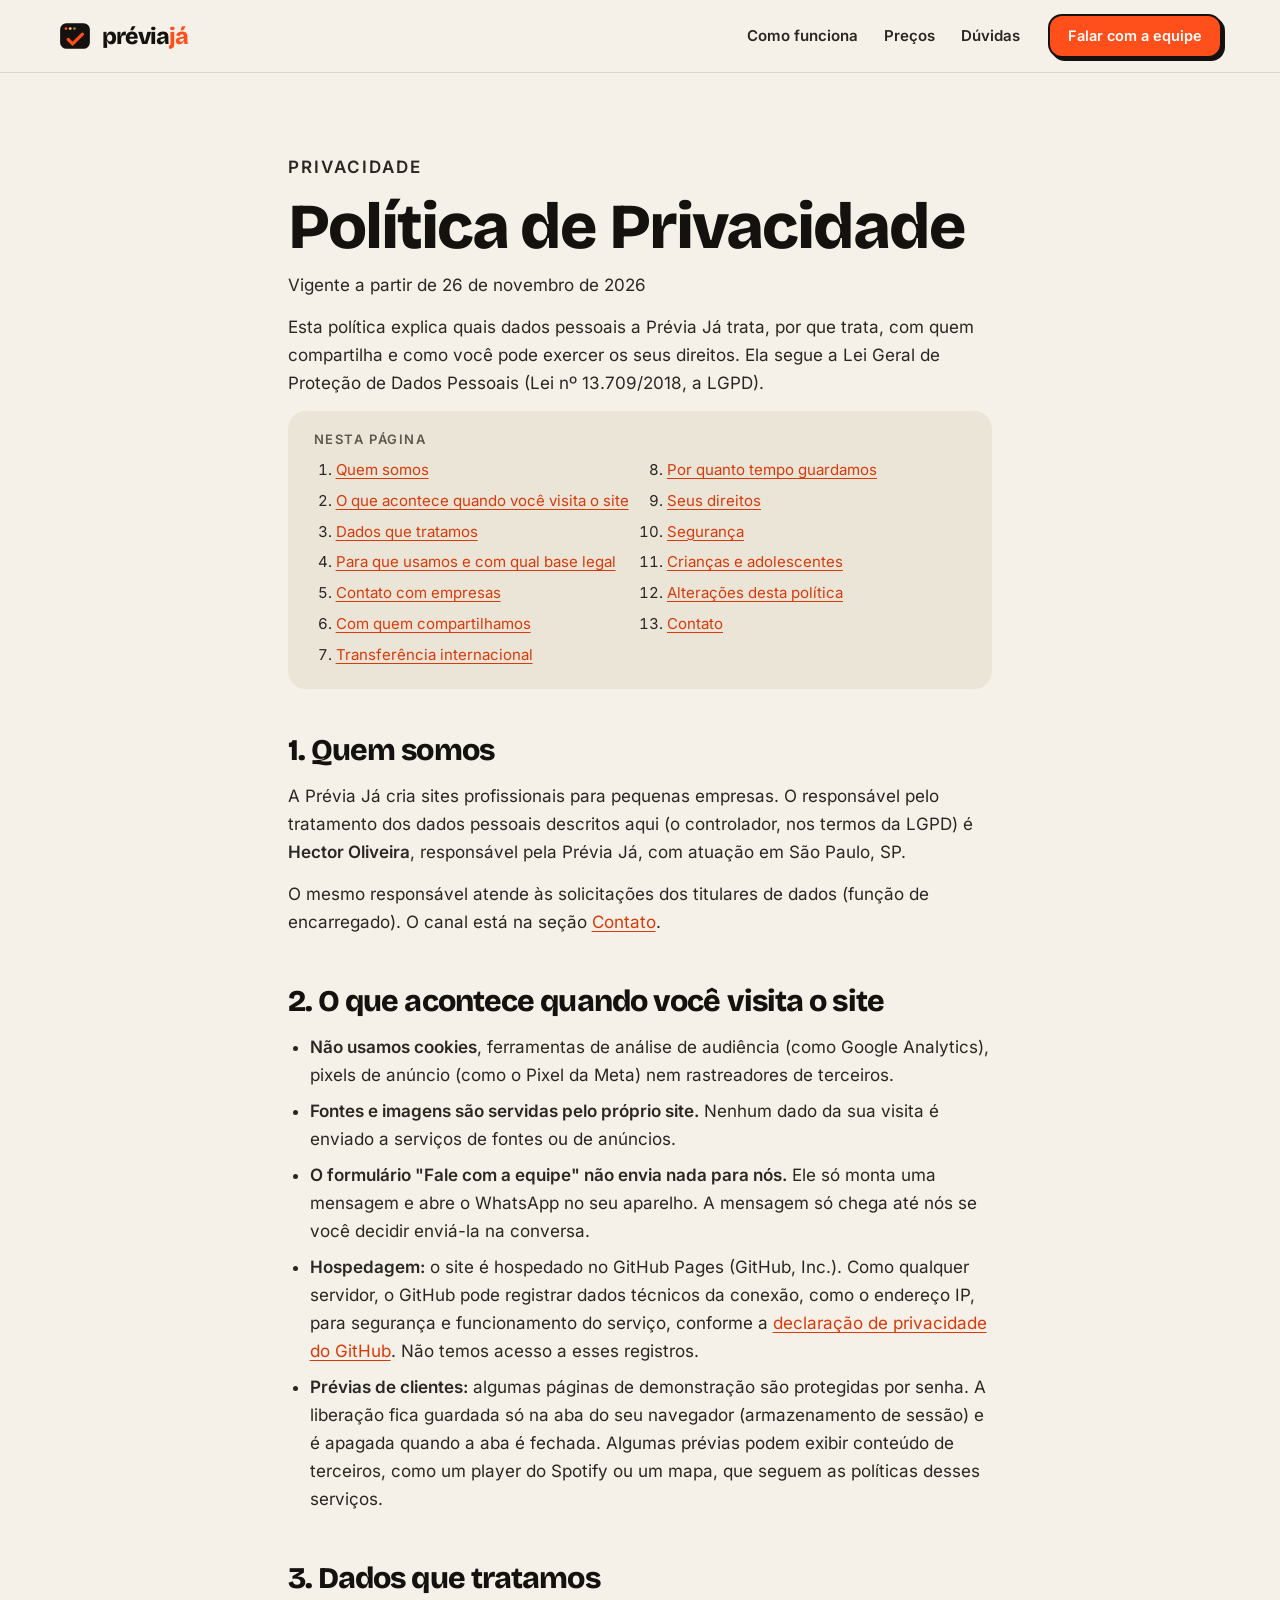
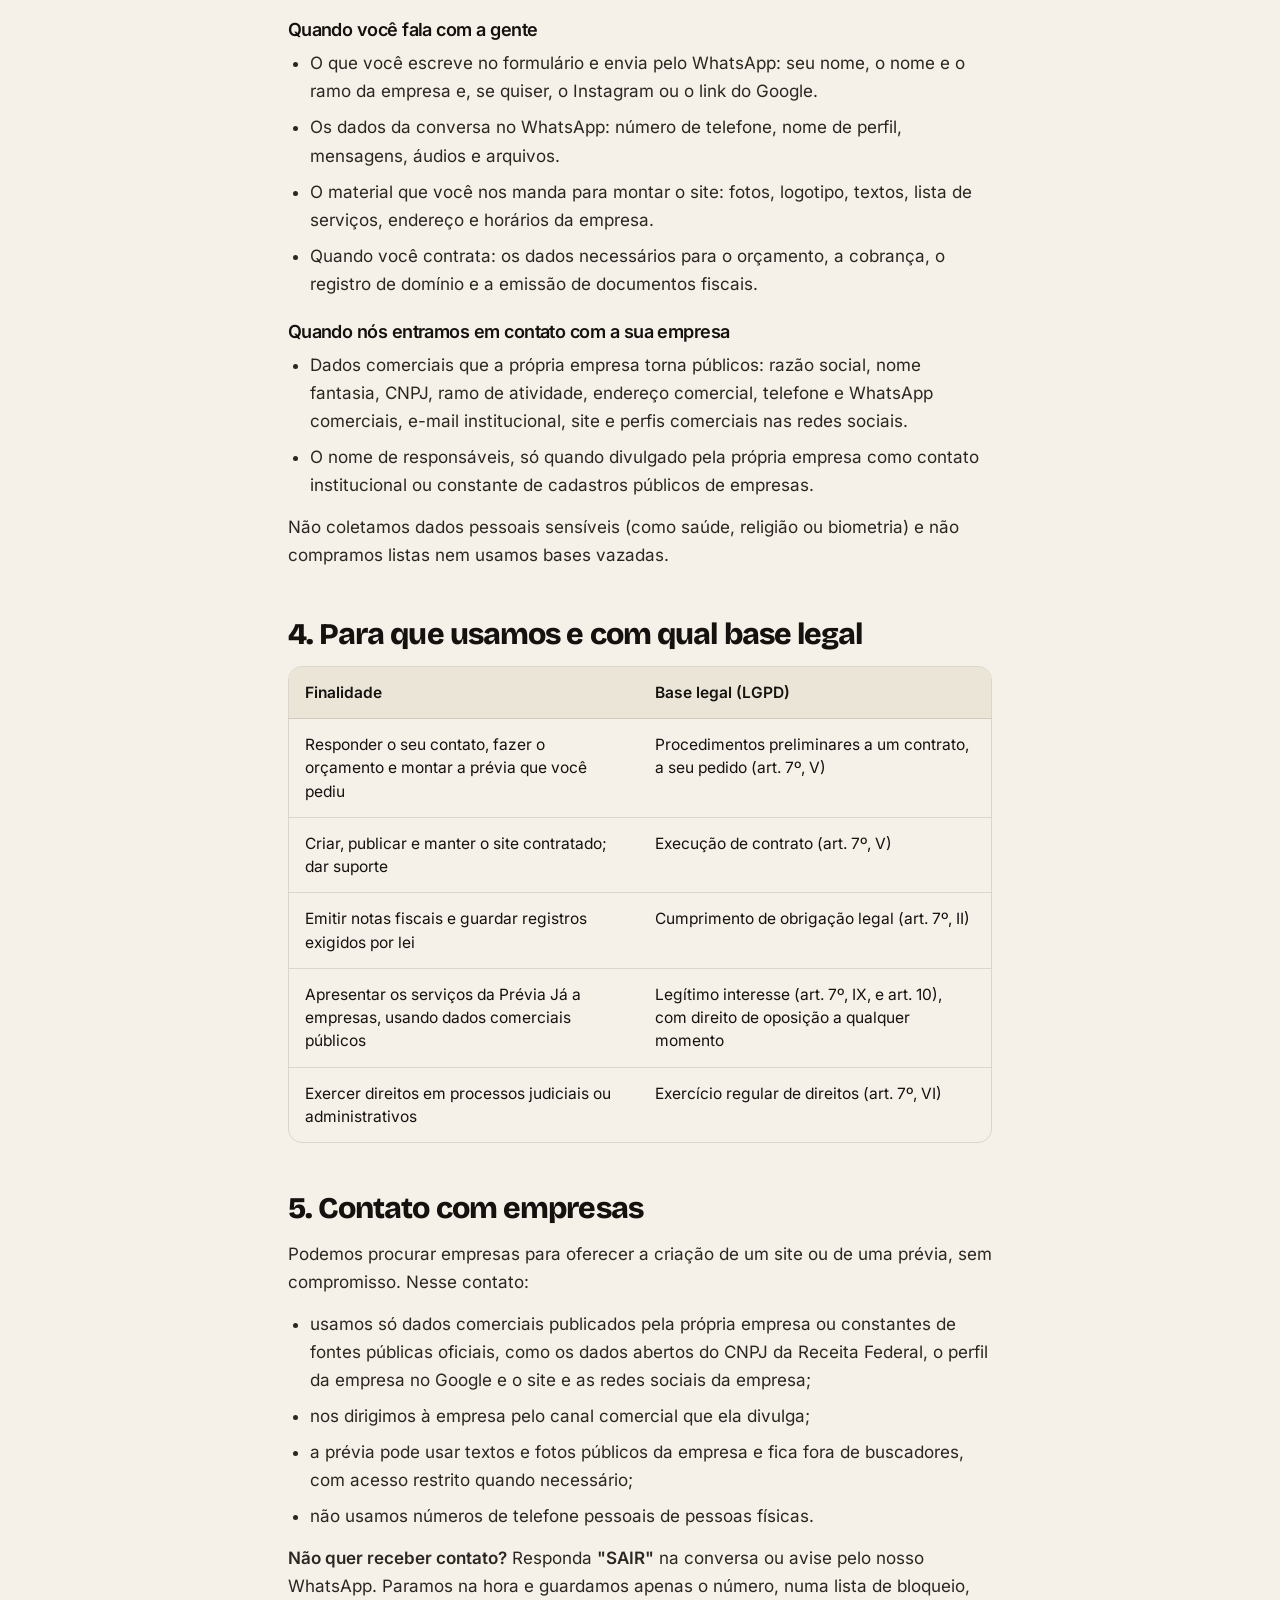
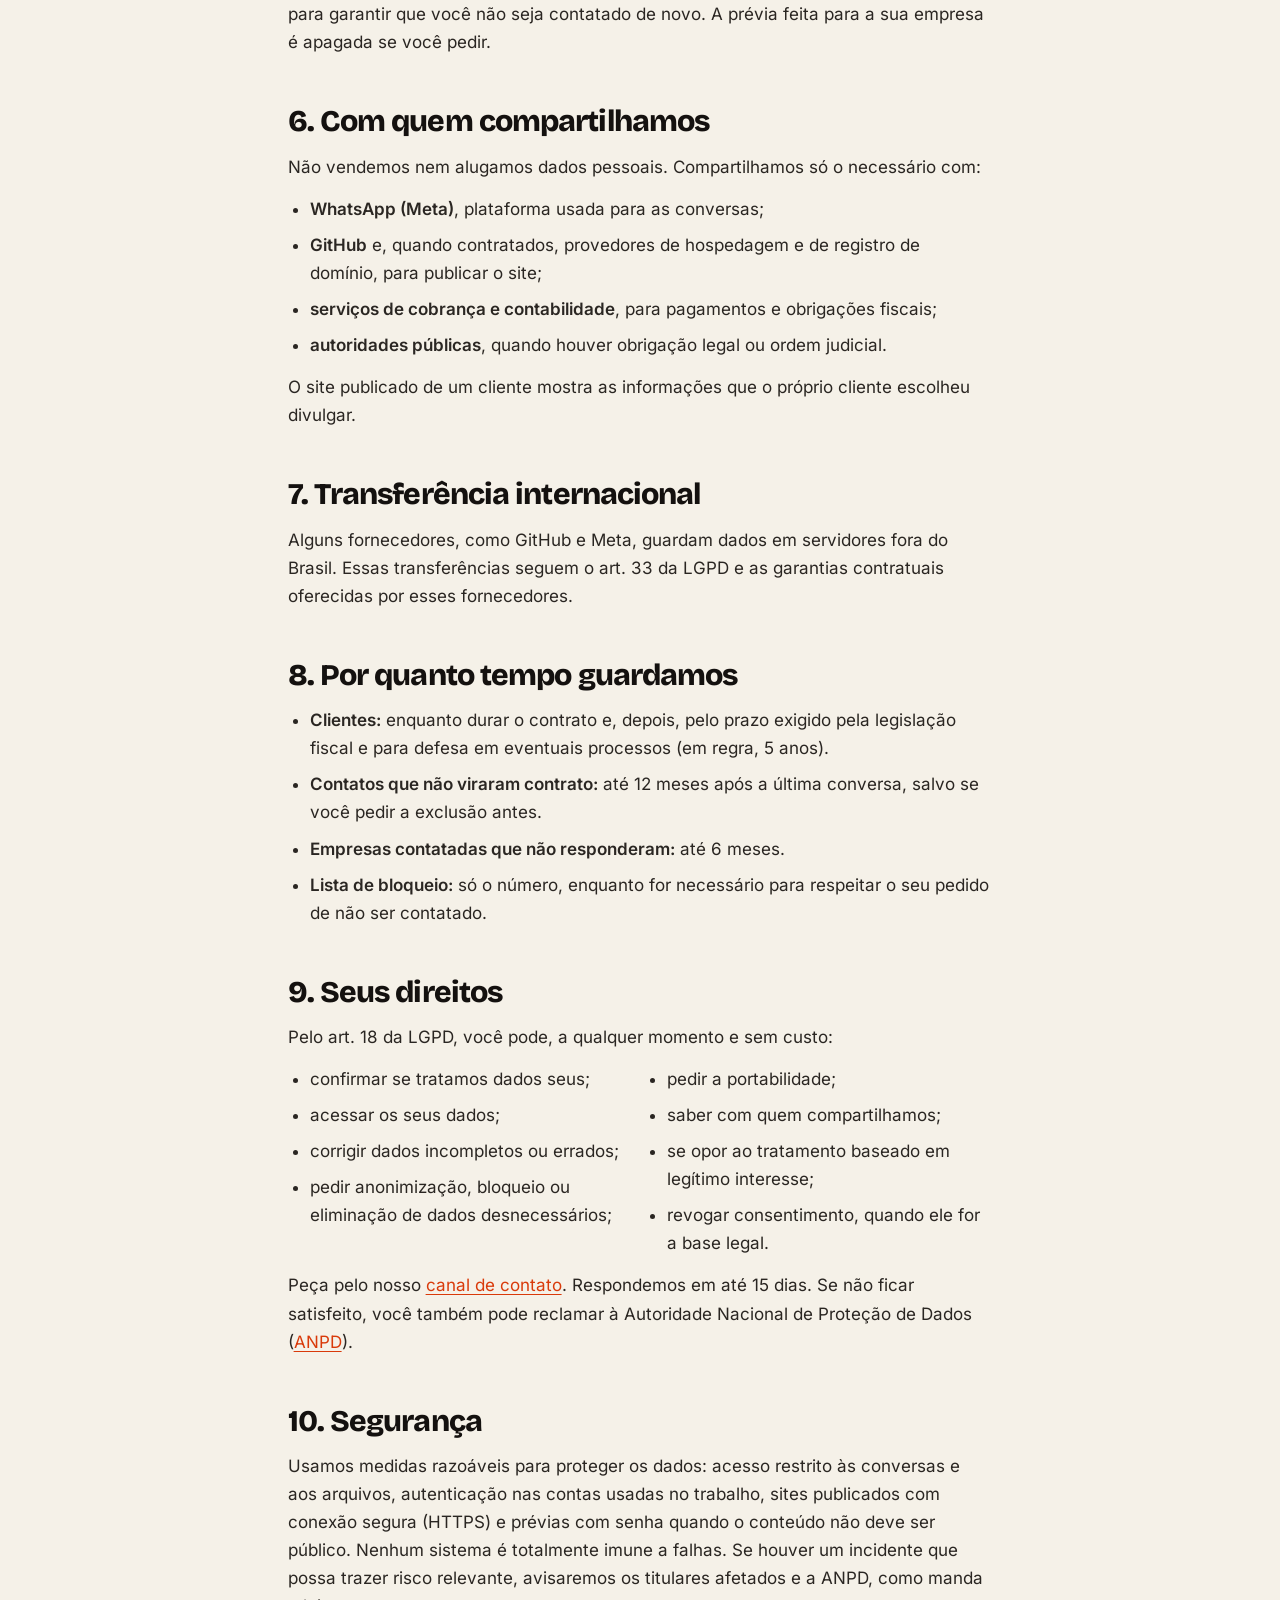
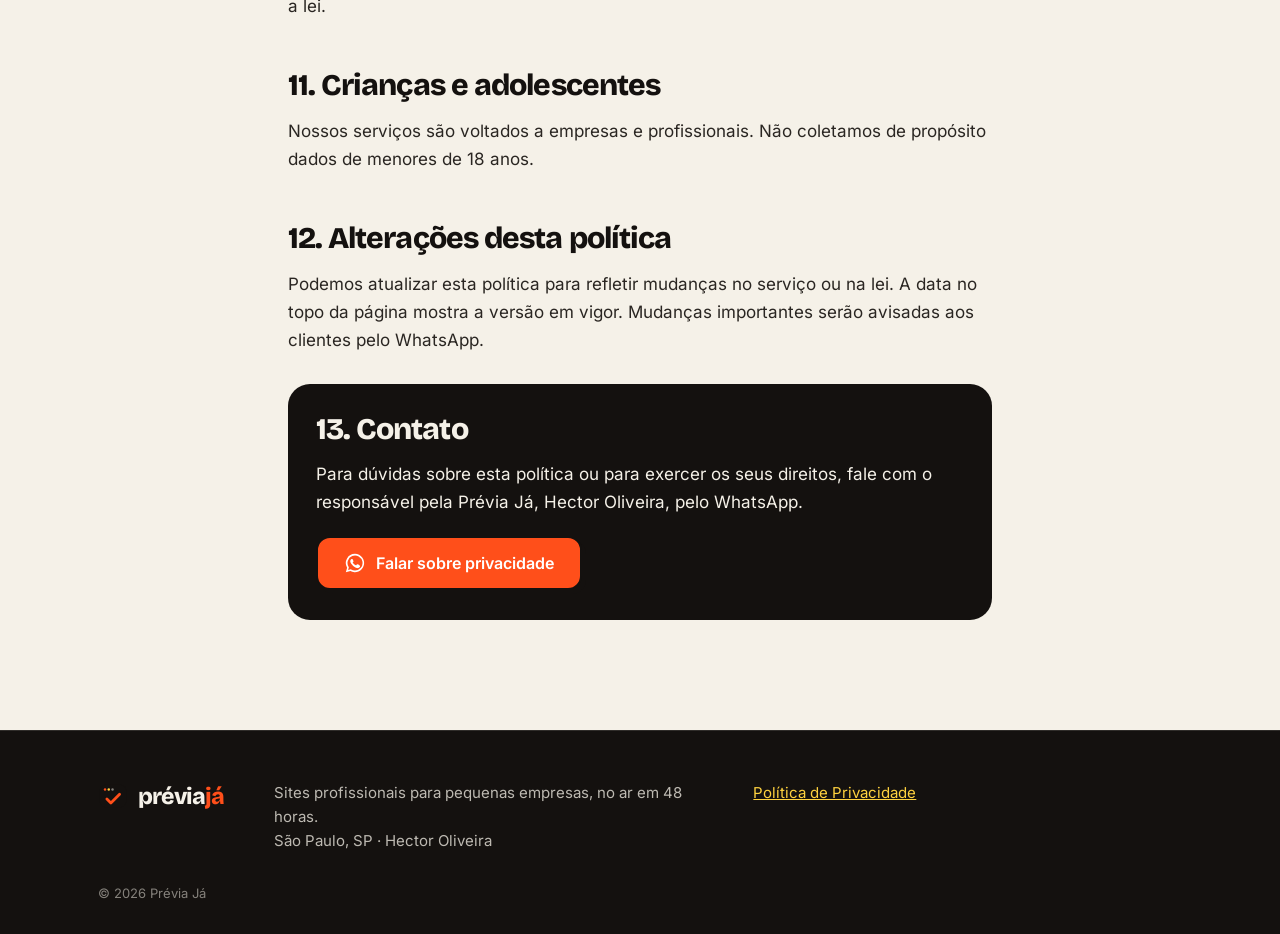
<file: privacidade.html>
<!doctype html>
<html lang="pt-BR">
<head>
<meta charset="utf-8">
<meta name="viewport" content="width=device-width, initial-scale=1, viewport-fit=cover">
<title>Política de Privacidade · Prévia Já</title>
<meta name="description" content="Como a Prévia Já coleta, usa e protege dados pessoais, de acordo com a LGPD.">
<link rel="canonical" href="https://hctoliv.github.io/previaja/privacidade.html">
<meta name="robots" content="index, follow">
<meta name="theme-color" content="#F5F1E8">
<meta name="referrer" content="strict-origin-when-cross-origin">
<meta http-equiv="Content-Security-Policy" content="default-src 'self'; img-src 'self' data:; style-src 'self'; font-src 'self'; script-src 'none'; connect-src 'none'; base-uri 'self'; form-action 'none'; object-src 'none'">
<link rel="icon" href="img/logo.svg" type="image/svg+xml">
<link rel="apple-touch-icon" href="img/apple-touch-icon.png">
<link rel="stylesheet" href="styles.css?v=2">
</head>
<body>

<a class="skip" href="#conteudo">Pular para o conteúdo</a>

<header class="nav is-solid">
  <a class="brand" href="./" aria-label="Prévia Já, voltar ao início"><img src="img/logo.svg" alt="" width="34" height="34"><span>prévia<b>já</b></span></a>
  <nav class="nav__links" aria-label="Seções">
    <a href="./#como">Como funciona</a>
    <a href="./#precos">Preços</a>
    <a href="./#duvidas">Dúvidas</a>
  </nav>
  <a class="btn btn--sm" href="./#pedir">Falar com a equipe</a>
</header>

<main id="conteudo" class="legal">
  <div class="wrap legal__wrap">
    <p class="kicker">Privacidade</p>
    <h1>Política de Privacidade</h1>
    <p class="legal__meta">Vigente a partir de 26 de novembro de 2026</p>

    <p class="lead">Esta política explica quais dados pessoais a Prévia Já trata, por que trata, com quem compartilha e como você pode exercer os seus direitos. Ela segue a Lei Geral de Proteção de Dados Pessoais (Lei nº 13.709/2018, a LGPD).</p>

    <nav class="legal__toc" aria-label="Nesta página">
      <b>Nesta página</b>
      <ol>
        <li><a href="#quem">Quem somos</a></li>
        <li><a href="#site">O que acontece quando você visita o site</a></li>
        <li><a href="#dados">Dados que tratamos</a></li>
        <li><a href="#finalidades">Para que usamos e com qual base legal</a></li>
        <li><a href="#prospeccao">Contato com empresas</a></li>
        <li><a href="#compartilhamento">Com quem compartilhamos</a></li>
        <li><a href="#internacional">Transferência internacional</a></li>
        <li><a href="#retencao">Por quanto tempo guardamos</a></li>
        <li><a href="#direitos">Seus direitos</a></li>
        <li><a href="#seguranca">Segurança</a></li>
        <li><a href="#menores">Crianças e adolescentes</a></li>
        <li><a href="#alteracoes">Alterações desta política</a></li>
        <li><a href="#contato">Contato</a></li>
      </ol>
    </nav>

    <section id="quem">
      <h2>1. Quem somos</h2>
      <p>A Prévia Já cria sites profissionais para pequenas empresas. O responsável pelo tratamento dos dados pessoais descritos aqui (o controlador, nos termos da LGPD) é <b>Hector Oliveira</b>, responsável pela Prévia Já, com atuação em São Paulo, SP.</p>
      <p>O mesmo responsável atende às solicitações dos titulares de dados (função de encarregado). O canal está na seção <a href="#contato">Contato</a>.</p>
    </section>

    <section id="site">
      <h2>2. O que acontece quando você visita o site</h2>
      <ul>
        <li><b>Não usamos cookies</b>, ferramentas de análise de audiência (como Google Analytics), pixels de anúncio (como o Pixel da Meta) nem rastreadores de terceiros.</li>
        <li><b>Fontes e imagens são servidas pelo próprio site.</b> Nenhum dado da sua visita é enviado a serviços de fontes ou de anúncios.</li>
        <li><b>O formulário "Fale com a equipe" não envia nada para nós.</b> Ele só monta uma mensagem e abre o WhatsApp no seu aparelho. A mensagem só chega até nós se você decidir enviá-la na conversa.</li>
        <li><b>Hospedagem:</b> o site é hospedado no GitHub Pages (GitHub, Inc.). Como qualquer servidor, o GitHub pode registrar dados técnicos da conexão, como o endereço IP, para segurança e funcionamento do serviço, conforme a <a href="https://docs.github.com/pt/site-policy/privacy-policies/github-general-privacy-statement" rel="noopener" target="_blank">declaração de privacidade do GitHub</a>. Não temos acesso a esses registros.</li>
        <li><b>Prévias de clientes:</b> algumas páginas de demonstração são protegidas por senha. A liberação fica guardada só na aba do seu navegador (armazenamento de sessão) e é apagada quando a aba é fechada. Algumas prévias podem exibir conteúdo de terceiros, como um player do Spotify ou um mapa, que seguem as políticas desses serviços.</li>
      </ul>
    </section>

    <section id="dados">
      <h2>3. Dados que tratamos</h2>
      <h3>Quando você fala com a gente</h3>
      <ul>
        <li>O que você escreve no formulário e envia pelo WhatsApp: seu nome, o nome e o ramo da empresa e, se quiser, o Instagram ou o link do Google.</li>
        <li>Os dados da conversa no WhatsApp: número de telefone, nome de perfil, mensagens, áudios e arquivos.</li>
        <li>O material que você nos manda para montar o site: fotos, logotipo, textos, lista de serviços, endereço e horários da empresa.</li>
        <li>Quando você contrata: os dados necessários para o orçamento, a cobrança, o registro de domínio e a emissão de documentos fiscais.</li>
      </ul>
      <h3>Quando nós entramos em contato com a sua empresa</h3>
      <ul>
        <li>Dados comerciais que a própria empresa torna públicos: razão social, nome fantasia, CNPJ, ramo de atividade, endereço comercial, telefone e WhatsApp comerciais, e-mail institucional, site e perfis comerciais nas redes sociais.</li>
        <li>O nome de responsáveis, só quando divulgado pela própria empresa como contato institucional ou constante de cadastros públicos de empresas.</li>
      </ul>
      <p>Não coletamos dados pessoais sensíveis (como saúde, religião ou biometria) e não compramos listas nem usamos bases vazadas.</p>
    </section>

    <section id="finalidades">
      <h2>4. Para que usamos e com qual base legal</h2>
      <div class="legal__table" role="region" aria-label="Finalidades e bases legais" tabindex="0">
        <table>
          <thead><tr><th>Finalidade</th><th>Base legal (LGPD)</th></tr></thead>
          <tbody>
            <tr><td>Responder o seu contato, fazer o orçamento e montar a prévia que você pediu</td><td>Procedimentos preliminares a um contrato, a seu pedido (art. 7º, V)</td></tr>
            <tr><td>Criar, publicar e manter o site contratado; dar suporte</td><td>Execução de contrato (art. 7º, V)</td></tr>
            <tr><td>Emitir notas fiscais e guardar registros exigidos por lei</td><td>Cumprimento de obrigação legal (art. 7º, II)</td></tr>
            <tr><td>Apresentar os serviços da Prévia Já a empresas, usando dados comerciais públicos</td><td>Legítimo interesse (art. 7º, IX, e art. 10), com direito de oposição a qualquer momento</td></tr>
            <tr><td>Exercer direitos em processos judiciais ou administrativos</td><td>Exercício regular de direitos (art. 7º, VI)</td></tr>
          </tbody>
        </table>
      </div>
    </section>

    <section id="prospeccao">
      <h2>5. Contato com empresas</h2>
      <p>Podemos procurar empresas para oferecer a criação de um site ou de uma prévia, sem compromisso. Nesse contato:</p>
      <ul>
        <li>usamos só dados comerciais publicados pela própria empresa ou constantes de fontes públicas oficiais, como os dados abertos do CNPJ da Receita Federal, o perfil da empresa no Google e o site e as redes sociais da empresa;</li>
        <li>nos dirigimos à empresa pelo canal comercial que ela divulga;</li>
        <li>a prévia pode usar textos e fotos públicos da empresa e fica fora de buscadores, com acesso restrito quando necessário;</li>
        <li>não usamos números de telefone pessoais de pessoas físicas.</li>
      </ul>
      <p><b>Não quer receber contato?</b> Responda <b>"SAIR"</b> na conversa ou avise pelo nosso WhatsApp. Paramos na hora e guardamos apenas o número, numa lista de bloqueio, para garantir que você não seja contatado de novo. A prévia feita para a sua empresa é apagada se você pedir.</p>
    </section>

    <section id="compartilhamento">
      <h2>6. Com quem compartilhamos</h2>
      <p>Não vendemos nem alugamos dados pessoais. Compartilhamos só o necessário com:</p>
      <ul>
        <li><b>WhatsApp (Meta)</b>, plataforma usada para as conversas;</li>
        <li><b>GitHub</b> e, quando contratados, provedores de hospedagem e de registro de domínio, para publicar o site;</li>
        <li><b>serviços de cobrança e contabilidade</b>, para pagamentos e obrigações fiscais;</li>
        <li><b>autoridades públicas</b>, quando houver obrigação legal ou ordem judicial.</li>
      </ul>
      <p>O site publicado de um cliente mostra as informações que o próprio cliente escolheu divulgar.</p>
    </section>

    <section id="internacional">
      <h2>7. Transferência internacional</h2>
      <p>Alguns fornecedores, como GitHub e Meta, guardam dados em servidores fora do Brasil. Essas transferências seguem o art. 33 da LGPD e as garantias contratuais oferecidas por esses fornecedores.</p>
    </section>

    <section id="retencao">
      <h2>8. Por quanto tempo guardamos</h2>
      <ul>
        <li><b>Clientes:</b> enquanto durar o contrato e, depois, pelo prazo exigido pela legislação fiscal e para defesa em eventuais processos (em regra, 5 anos).</li>
        <li><b>Contatos que não viraram contrato:</b> até 12 meses após a última conversa, salvo se você pedir a exclusão antes.</li>
        <li><b>Empresas contatadas que não responderam:</b> até 6 meses.</li>
        <li><b>Lista de bloqueio:</b> só o número, enquanto for necessário para respeitar o seu pedido de não ser contatado.</li>
      </ul>
    </section>

    <section id="direitos">
      <h2>9. Seus direitos</h2>
      <p>Pelo art. 18 da LGPD, você pode, a qualquer momento e sem custo:</p>
      <ul class="legal__cols">
        <li>confirmar se tratamos dados seus;</li>
        <li>acessar os seus dados;</li>
        <li>corrigir dados incompletos ou errados;</li>
        <li>pedir anonimização, bloqueio ou eliminação de dados desnecessários;</li>
        <li>pedir a portabilidade;</li>
        <li>saber com quem compartilhamos;</li>
        <li>se opor ao tratamento baseado em legítimo interesse;</li>
        <li>revogar consentimento, quando ele for a base legal.</li>
      </ul>
      <p>Peça pelo nosso <a href="#contato">canal de contato</a>. Respondemos em até 15 dias. Se não ficar satisfeito, você também pode reclamar à Autoridade Nacional de Proteção de Dados (<a href="https://www.gov.br/anpd" rel="noopener" target="_blank">ANPD</a>).</p>
    </section>

    <section id="seguranca">
      <h2>10. Segurança</h2>
      <p>Usamos medidas razoáveis para proteger os dados: acesso restrito às conversas e aos arquivos, autenticação nas contas usadas no trabalho, sites publicados com conexão segura (HTTPS) e prévias com senha quando o conteúdo não deve ser público. Nenhum sistema é totalmente imune a falhas. Se houver um incidente que possa trazer risco relevante, avisaremos os titulares afetados e a ANPD, como manda a lei.</p>
    </section>

    <section id="menores">
      <h2>11. Crianças e adolescentes</h2>
      <p>Nossos serviços são voltados a empresas e profissionais. Não coletamos de propósito dados de menores de 18 anos.</p>
    </section>

    <section id="alteracoes">
      <h2>12. Alterações desta política</h2>
      <p>Podemos atualizar esta política para refletir mudanças no serviço ou na lei. A data no topo da página mostra a versão em vigor. Mudanças importantes serão avisadas aos clientes pelo WhatsApp.</p>
    </section>

    <section id="contato" class="legal__contact">
      <h2>13. Contato</h2>
      <p>Para dúvidas sobre esta política ou para exercer os seus direitos, fale com o responsável pela Prévia Já, Hector Oliveira, pelo WhatsApp.</p>
      <a class="btn" href="https://wa.me/5511969073587?text=Ol%C3%A1!%20Tenho%20uma%20d%C3%BAvida%20sobre%20privacidade%20e%20dados%20pessoais." rel="noopener" target="_blank"><svg aria-hidden="true" viewBox="0 0 24 24"><path fill="currentColor" d="M12 2a10 10 0 0 0-8.6 15.1L2 22l5-1.3A10 10 0 1 0 12 2zm0 18.2a8.2 8.2 0 0 1-4.2-1.2l-.3-.2-3 .8.8-2.9-.2-.3A8.2 8.2 0 1 1 12 20.2zm4.5-6.1c-.2-.1-1.5-.7-1.7-.8s-.4-.1-.6.1-.7.8-.8 1-.3.2-.5.1a6.7 6.7 0 0 1-3.3-2.9c-.3-.4.3-.4.7-1.3.1-.2 0-.3 0-.4l-.8-1.8c-.2-.5-.4-.4-.6-.4h-.5a1 1 0 0 0-.7.3 3 3 0 0 0-.9 2.2 5.2 5.2 0 0 0 1.1 2.7 11.8 11.8 0 0 0 4.5 4c1.7.7 2.3.8 3.2.6a2.7 2.7 0 0 0 1.8-1.3 2.2 2.2 0 0 0 .1-1.3c0-.1-.2-.2-.5-.3z"/></svg>Falar sobre privacidade</a>
    </section>
  </div>
</main>

<footer class="foot">
  <div class="wrap foot__grid">
    <a class="brand brand--light" href="./"><img src="img/logo.svg" alt="" width="30" height="30"><span>prévia<b>já</b></span></a>
    <p>Sites profissionais para pequenas empresas, no ar em 48 horas.<br>São Paulo, SP · Hector Oliveira</p>
    <p><a class="foot__link" href="privacidade.html">Política de Privacidade</a></p>
  </div>
  <p class="wrap foot__legal">© 2026 Prévia Já</p>
</footer>

</body>
</html>
</file>
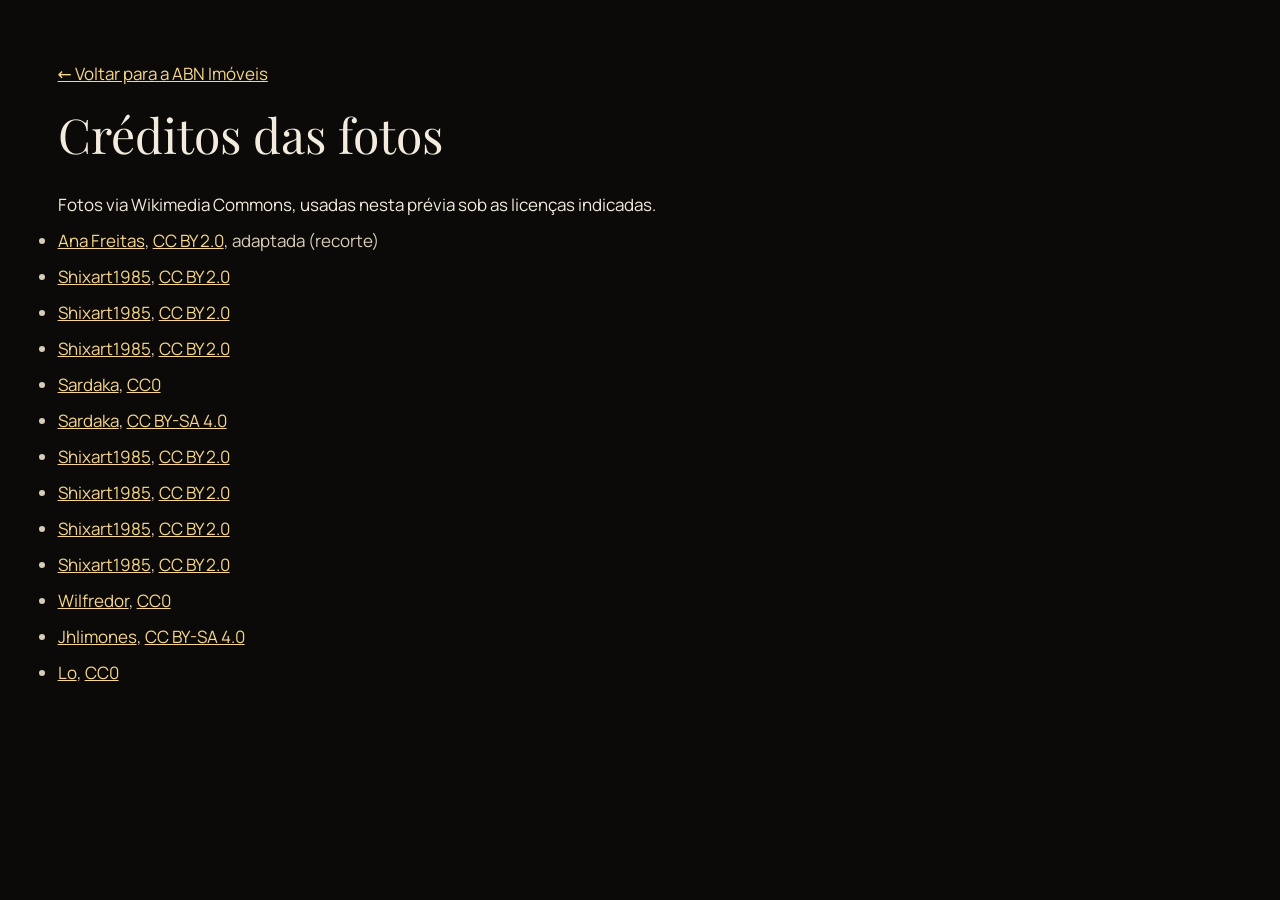
<file: p/abn-imoveis/creditos.html>
<!doctype html><html lang="pt-BR"><head><meta charset="utf-8"><meta name="viewport" content="width=device-width,initial-scale=1"><meta name="robots" content="noindex,nofollow">
<title>ABN Imóveis | Créditos das fotos</title><link rel="icon" href="img/logo-abn-192.webp"><link rel="stylesheet" href="styles.css">
<style>body{padding:60px var(--gut)}h1{font:400 48px/1.1 var(--serif);margin:20px 0 30px}li{margin:8px 0;color:#d8cdb9}a{color:var(--gold-l)}</style></head>
<body><p><a href="index.html">← Voltar para a ABN Imóveis</a></p><h1>Créditos das fotos</h1><p>Fotos via Wikimedia Commons, usadas nesta prévia sob as licenças indicadas.</p><ul>
<li><a href="https://commons.wikimedia.org/wiki/File:Santo_Andr%C3%A9_SP.jpg">Ana Freitas</a>, <a href="https://creativecommons.org/licenses/by/2.0">CC BY 2.0</a>, adaptada (recorte)</li>
<li><a href="https://commons.wikimedia.org/wiki/File:Modern_living_room_with_stylish_furniture_and_a_view_of_the_outdoors_in_a_cozy_apartment_setting.jpg">Shixart1985</a>, <a href="https://creativecommons.org/licenses/by/2.0">CC BY 2.0</a></li>
<li><a href="https://commons.wikimedia.org/wiki/File:Modern_kitchen_and_dining_area_with_stylish_furnishings_and_natural_light_in_a_contemporary_home_setting.jpg">Shixart1985</a>, <a href="https://creativecommons.org/licenses/by/2.0">CC BY 2.0</a></li>
<li><a href="https://commons.wikimedia.org/wiki/File:Modern_luxury_living_room_with_kitchen_interior.jpg">Shixart1985</a>, <a href="https://creativecommons.org/licenses/by/2.0">CC BY 2.0</a></li>
<li><a href="https://commons.wikimedia.org/wiki/File:Contemporary_home_Kensington_098.jpg">Sardaka</a>, <a href="http://creativecommons.org/publicdomain/zero/1.0/deed.en">CC0</a></li>
<li><a href="https://commons.wikimedia.org/wiki/File:(1)Contemporary_home_Coogee.jpg">Sardaka</a>, <a href="https://creativecommons.org/licenses/by-sa/4.0">CC BY-SA 4.0</a></li>
<li><a href="https://commons.wikimedia.org/wiki/File:This_cozy_kitchen_showcases_modern_design_elements.jpg">Shixart1985</a>, <a href="https://creativecommons.org/licenses/by/2.0">CC BY 2.0</a></li>
<li><a href="https://commons.wikimedia.org/wiki/File:Modern_dining_area_with_stylish_table_and_chairs_in_cozy_interior_design.jpg">Shixart1985</a>, <a href="https://creativecommons.org/licenses/by/2.0">CC BY 2.0</a></li>
<li><a href="https://commons.wikimedia.org/wiki/File:Cozy_bedroom_with_suitcase_and_natural_light_from_the_window_in_a_modern_apartment_setting.jpg">Shixart1985</a>, <a href="https://creativecommons.org/licenses/by/2.0">CC BY 2.0</a></li>
<li><a href="https://commons.wikimedia.org/wiki/File:Modern_bathroom_with_wooden_and_glass_parts.jpg">Shixart1985</a>, <a href="https://creativecommons.org/licenses/by/2.0">CC BY 2.0</a></li>
<li><a href="https://commons.wikimedia.org/wiki/File:Residential_tower_with_colourful_balconies,_S%C3%A3o_Paulo.jpg">Wilfredor</a>, <a href="http://creativecommons.org/publicdomain/zero/1.0/deed.en">CC0</a></li>
<li><a href="https://commons.wikimedia.org/wiki/File:Vis%C3%A3o_Panor%C3%A2mica_de_S%C3%A3o_Bernardo_do_Campo.jpg">Jhlimones</a>, <a href="https://creativecommons.org/licenses/by-sa/4.0">CC BY-SA 4.0</a></li>
<li><a href="https://commons.wikimedia.org/wiki/File:The_living_room_that_needs_houseplants.jpg">Lo</a>, <a href="http://creativecommons.org/publicdomain/zero/1.0/deed.en">CC0</a></li></ul></body></html>
</file>
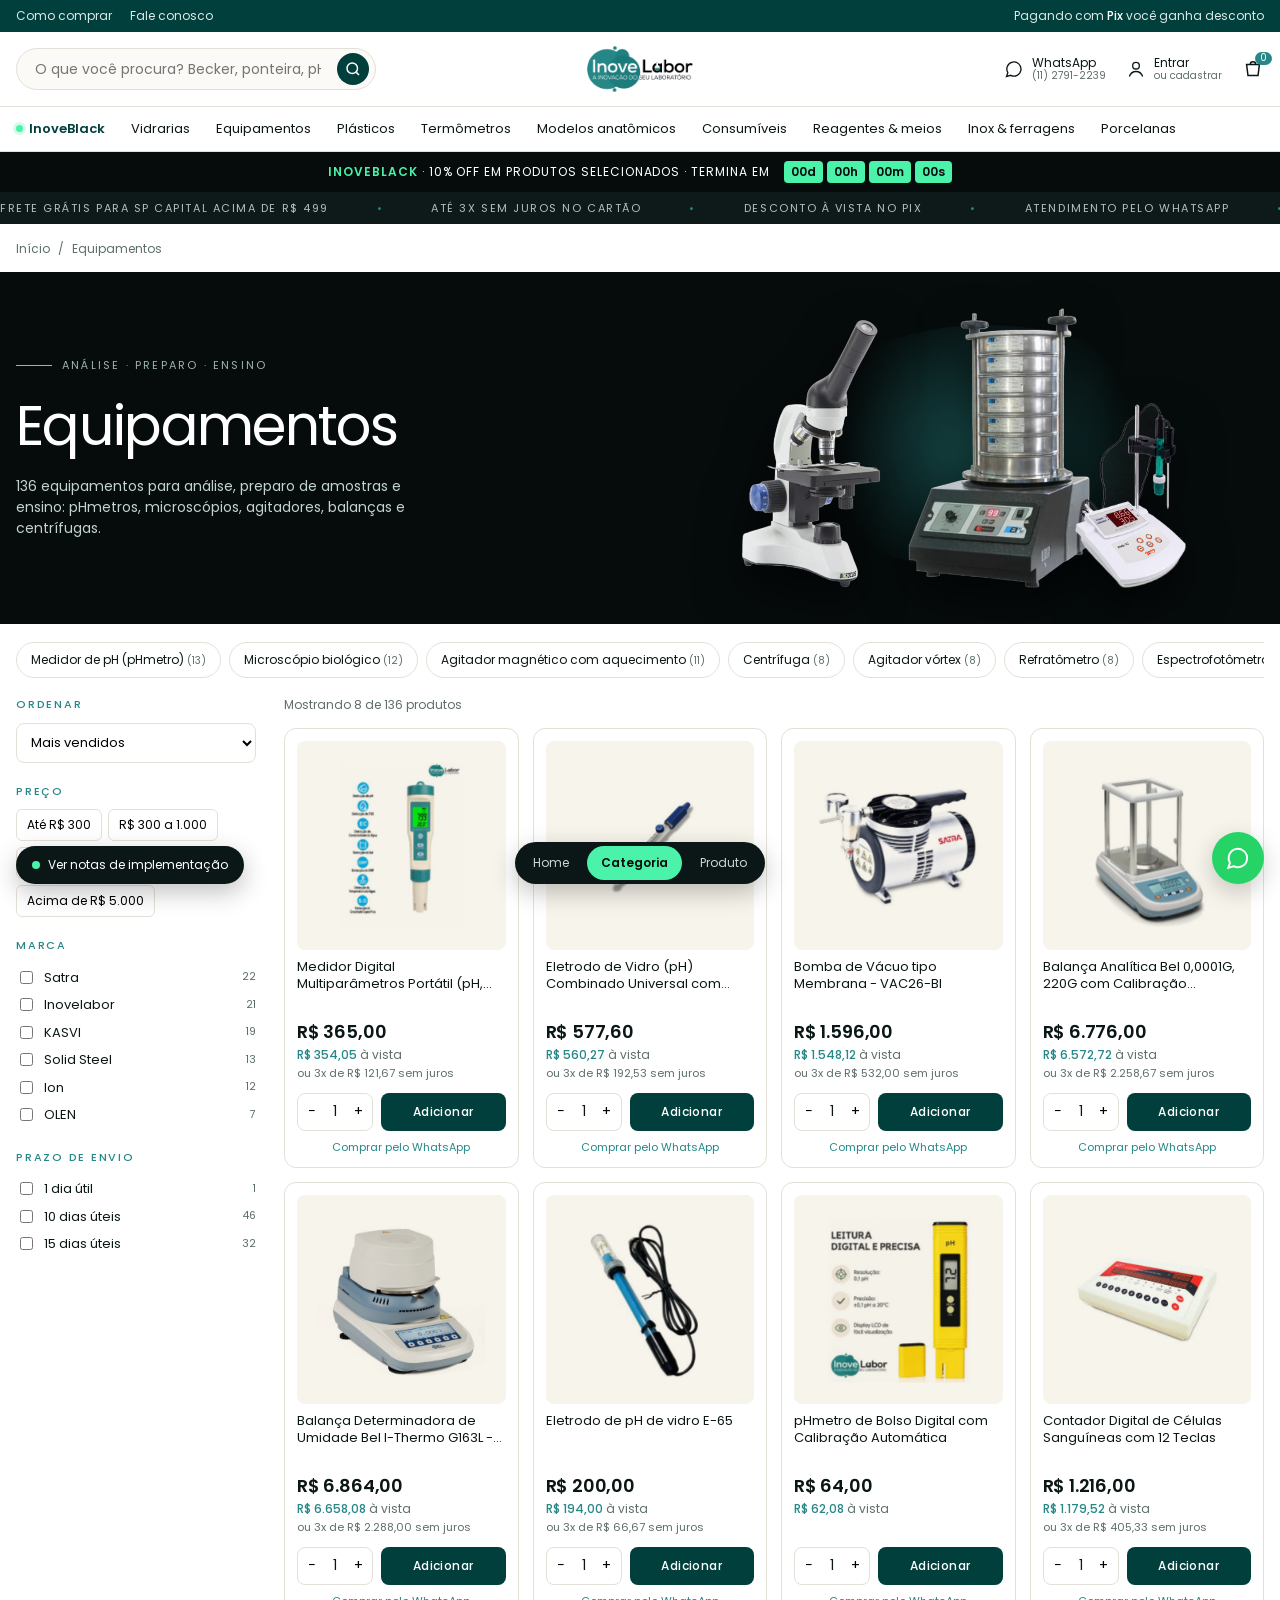
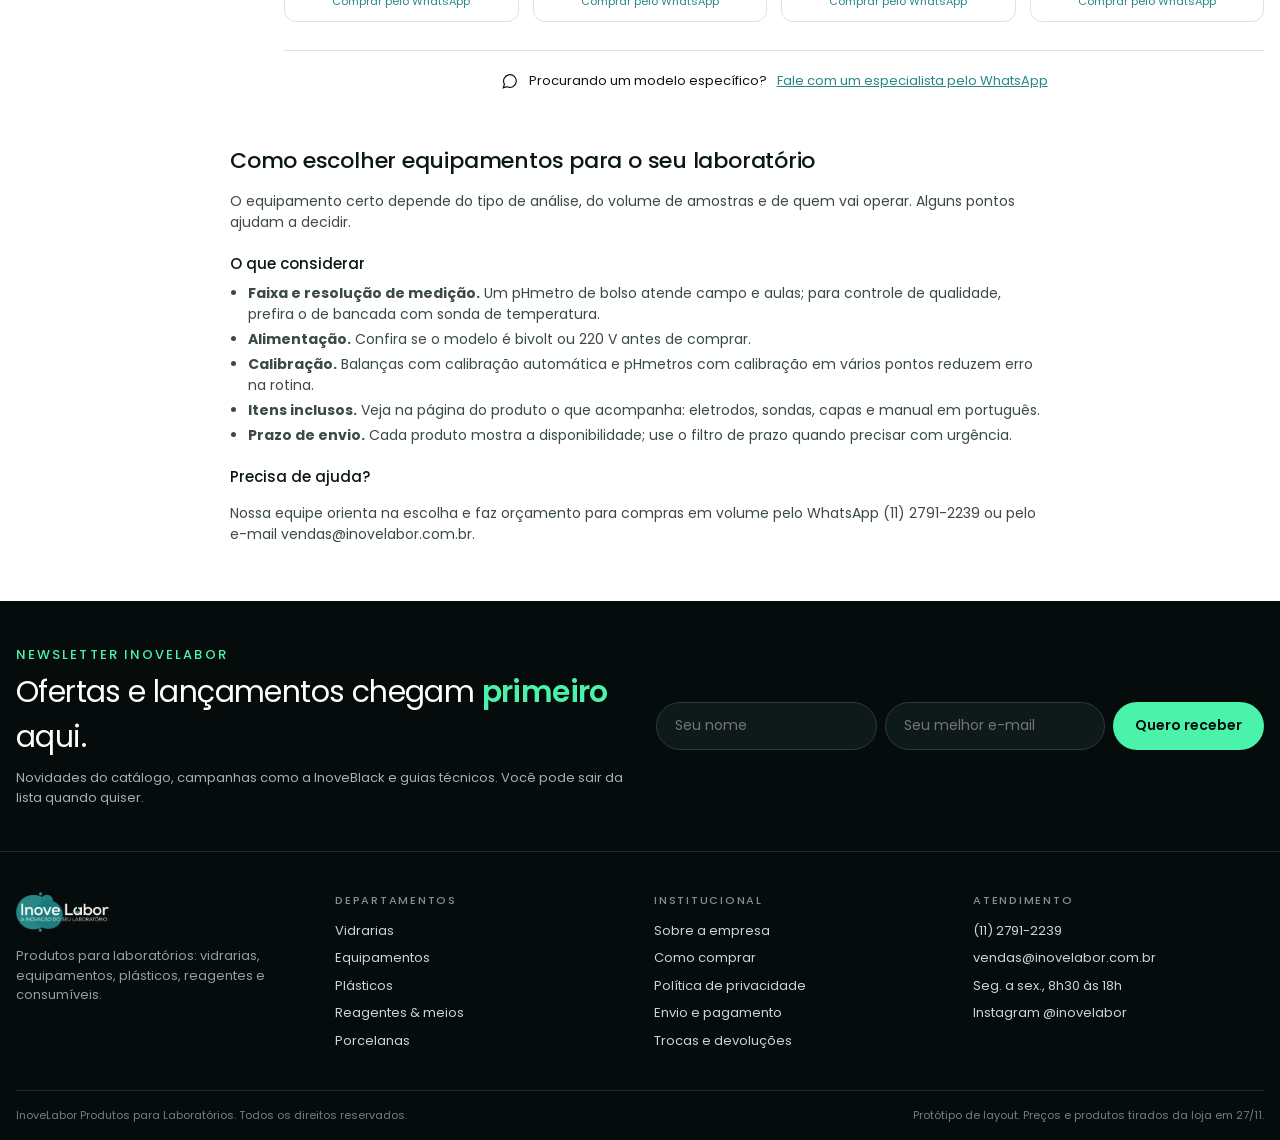
<file: p/inovelabor/categoria.html>
<!doctype html><html lang="pt-BR"><head><meta charset="utf-8"><meta name="robots" content="noindex"><meta name="viewport" content="width=device-width,initial-scale=1,viewport-fit=cover"><title>Categoria InoveLabor</title><meta name="claude:viewport-fit-sides" content="cover"></head><body>

<link rel="preconnect" href="https://fonts.googleapis.com">
<link rel="stylesheet" href="https://fonts.googleapis.com/css2?family=Poppins:wght@300;400;500;600&display=swap">
<style>
/* Layout: estrutura de vitrine curada (campanha escura no topo, prateleiras por categoria com eyebrow + título, prova social e atendimento, rodapé escuro) */
:root{
  --ink:#0B1716; --pet:#003F3C; --teal:#278787; --por:#F7F4EC; --paper:#FFFFFF; --mint:#4AF2AA;
  --line:#E3E0D7; --muted:#5E6E6B; --night:#060B0B; --night2:#0E1A19;
  --f:'Poppins',ui-sans-serif,system-ui,-apple-system,'Segoe UI',sans-serif;
  color-scheme:light;
}
*{box-sizing:border-box}
body{margin:0;background:var(--paper);color:var(--ink);font-family:var(--f);font-size:14px;line-height:1.5;-webkit-font-smoothing:antialiased}
a{color:inherit;text-decoration:none}
img{max-width:100%;display:block}
[hidden]{display:none!important}
button{font:inherit;cursor:pointer}
:focus-visible{outline:2px solid var(--teal);outline-offset:2px}
.wrap{max-width:1320px;margin:0 auto;padding-left:max(16px,env(safe-area-inset-left,0px));padding-right:max(16px,env(safe-area-inset-right,0px))}
.eyebrow{margin:0 0 6px;font-size:11px;letter-spacing:.16em;text-transform:uppercase;color:var(--teal);font-weight:500}
h2{margin:0;font-size:clamp(20px,2.2vw,26px);font-weight:500;letter-spacing:-.01em;text-wrap:balance}

/* topo */
.top{background:var(--pet);color:#DDE9E6;font-size:12px}
.top .wrap{display:flex;justify-content:space-between;align-items:center;gap:16px;padding-block:7px}
.top nav{display:flex;gap:18px}
.top b{font-weight:500;color:#fff}
header.h{background:var(--paper);border-bottom:1px solid var(--line);position:sticky;top:env(safe-area-inset-top,0px);z-index:20}
body::before{content:"";position:fixed;inset:0 0 auto;height:env(safe-area-inset-top,0px);z-index:30;background:var(--paper)}
.h .row{display:grid;grid-template-columns:1fr auto 1fr;align-items:center;gap:20px;padding-block:14px}
.search{display:flex;align-items:center;border:1px solid var(--line);border-radius:999px;padding:0 6px 0 16px;height:42px;max-width:360px;background:#FBFAF7}
.search input{border:0;background:transparent;font:inherit;flex:1;min-width:0;outline:none}
.search button{flex:none;border:0;background:var(--pet);color:#fff;width:32px;height:32px;border-radius:50%;display:grid;place-items:center}
.search{grid-area:s}.logo{grid-area:l}.acts{grid-area:a}
.h .row{grid-template-areas:'s l a'}
.logo img{height:46px;width:auto}
.acts{display:flex;justify-content:flex-end;gap:20px;align-items:center;font-size:12px}
.act{display:flex;align-items:center;gap:8px;line-height:1.25}
.act small{display:block;color:var(--muted)}
.cart{position:relative}
.cart i{position:absolute;top:-6px;right:-8px;background:var(--teal);color:#fff;font-style:normal;font-size:10px;border-radius:999px;padding:0 5px}
.nav{border-top:1px solid var(--line)}
.nav .wrap{display:flex;gap:26px;overflow-x:auto;scrollbar-width:none;padding-block:12px;font-size:13px;white-space:nowrap}
.nav a:hover{color:var(--teal)}
.nav .hot{color:var(--pet);font-weight:600;display:flex;align-items:center;gap:6px}
.nav .hot::before{content:"";width:7px;height:7px;border-radius:50%;background:var(--mint);box-shadow:0 0 0 3px rgba(74,242,170,.25)}

/* barra campanha */
.camp{background:var(--night);color:#fff;font-size:12px;letter-spacing:.08em}
.camp .wrap{display:flex;align-items:center;justify-content:center;gap:14px;padding-block:9px;flex-wrap:wrap;text-align:center}
.camp b{color:var(--mint);font-weight:600}
.cd{display:flex;gap:4px}
.cd span{background:var(--mint);color:var(--night);font-weight:600;border-radius:4px;padding:2px 7px;font-variant-numeric:tabular-nums;letter-spacing:0}
.tick{background:var(--night2);color:#AFC3BF;font-size:11px;letter-spacing:.14em;text-transform:uppercase;overflow:hidden;white-space:nowrap}
.tick div{display:inline-flex;gap:48px;padding-block:8px;animation:mv 40s linear infinite}
.tick span::after{content:"•";margin-left:48px;color:var(--teal)}
@keyframes mv{to{transform:translateX(-50%)}}

/* hero */
.hero{position:relative;background:var(--night);color:#fff;overflow:hidden}
.hero img.bg{position:absolute;inset:0;width:100%;height:100%;object-fit:cover;object-position:60% 30%}
.hero::after{content:"";position:absolute;inset:0;background:linear-gradient(90deg,rgba(6,11,11,.95) 0,rgba(6,11,11,.75) 38%,rgba(6,11,11,.1) 70%),linear-gradient(0deg,rgba(6,11,11,.6),transparent 40%)}
.hero .wrap{position:relative;z-index:1;padding-block:clamp(56px,9vw,120px);min-height:min(560px,70vw);display:flex;flex-direction:column;justify-content:center}
.hero .kick{display:inline-flex;align-items:center;gap:10px;font-size:11px;letter-spacing:.2em;text-transform:uppercase;color:#CFE0DC}
.hero .kick::before{content:"";width:36px;height:1px;background:#CFE0DC}
.hero h1{font-size:clamp(34px,5vw,62px);line-height:1.02;font-weight:400;letter-spacing:-.035em;margin:16px 0 14px;max-width:12ch;text-wrap:balance}
.hero h1 b{font-weight:600;color:var(--mint)}
.hero p{max-width:44ch;color:#D5E2DF;margin:0 0 28px;font-size:15px}
.ctas{display:flex;gap:10px;flex-wrap:wrap}
.btn{display:inline-flex;align-items:center;gap:12px;height:52px;padding:0 10px 0 26px;border-radius:999px;background:var(--mint);color:var(--night);font-weight:600;font-size:14px}
.btn i{display:grid;place-items:center;width:36px;height:36px;border-radius:50%;background:var(--night);color:var(--mint);font-style:normal}
.btn.ghost{background:rgba(255,255,255,.08);color:#fff;border:1px solid rgba(255,255,255,.25);padding:0 24px}

/* escolhidos */
.bfrail{background:var(--night);color:#fff}
.bfrail .wrap{display:grid;grid-template-columns:260px 1fr;gap:28px;align-items:center;padding-block:28px 36px}
.bfrail h2{font-size:24px}
.bfrail p{color:#9FB4B0;margin:6px 0 0;font-size:13px}
.bfgrid{display:grid;grid-template-columns:repeat(4,minmax(0,1fr));gap:12px}
.bfc{display:flex;flex-direction:column;gap:6px;font-size:12px}
.bfc .pimg{background:#fff;border-radius:10px;aspect-ratio:1;display:grid;place-items:center;padding:10px;transition:transform .2s}
.bfc:hover .pimg{transform:translateY(-3px)}
.bfc img{width:100%;height:100%;object-fit:contain}
.bn{color:#E6EEEC;line-height:1.35;display:-webkit-box;-webkit-line-clamp:2;-webkit-box-orient:vertical;overflow:hidden;min-height:2.7em}
.bp s{color:#7F928F}
.bp b{background:var(--mint);color:var(--night);border-radius:4px;padding:0 5px;font-size:10px}
.bv{font-weight:600;font-size:15px;color:#fff}

/* benefícios */
.ben{border-bottom:1px solid var(--line)}
.ben .wrap{display:grid;grid-template-columns:repeat(4,minmax(0,1fr))}
.ben .wrap>div{display:flex;gap:12px;align-items:center;padding:18px 14px;font-size:12px;line-height:1.35;border-right:1px solid var(--line)}
.ben .wrap>div:last-child{border-right:0}
.ben b{display:block;font-weight:500;font-size:13px}
.ben span{color:var(--muted)}
.ben svg{flex:none;color:var(--teal)}

/* seções */
.sec{padding-block:44px 8px}
.center{text-align:center}
.pops{display:grid;grid-template-columns:repeat(8,minmax(0,1fr));gap:14px;margin-top:22px}
.pop{display:flex;flex-direction:column;align-items:center;gap:10px;font-size:13px}
.pop .pimg{width:100%;aspect-ratio:1;border-radius:14px;background:var(--por);display:grid;place-items:center;padding:12px;transition:background .2s}
.pop:hover .pimg{background:#ECE8DC}
.pop img{width:100%;height:100%;object-fit:contain;mix-blend-mode:multiply}
.sh-head{display:flex;justify-content:space-between;align-items:end;gap:16px;margin-bottom:18px}
.more{font-size:11px;letter-spacing:.14em;text-transform:uppercase;border-bottom:1px solid currentColor;padding-bottom:2px;white-space:nowrap}
.rail{display:grid;grid-auto-flow:column;grid-auto-columns:calc((100% - 3*14px)/4);gap:14px;overflow-x:auto;scroll-snap-type:x mandatory;padding-bottom:12px;scrollbar-width:thin}
.card{scroll-snap-align:start;border:1px solid var(--line);border-radius:12px;padding:12px;display:flex;flex-direction:column;gap:8px;background:#fff;min-width:0}
.card .ph{position:relative;aspect-ratio:1;background:var(--por);border-radius:8px;display:grid;place-items:center;padding:14px}
.card .ph img{width:100%;height:100%;object-fit:contain;mix-blend-mode:multiply}
.badge{position:absolute;top:8px;left:8px;background:var(--pet);color:#fff;font-size:10px;letter-spacing:.08em;text-transform:uppercase;border-radius:4px;padding:2px 7px}
.card .nm{font-size:13px;line-height:1.35;display:-webkit-box;-webkit-line-clamp:2;-webkit-box-orient:vertical;overflow:hidden;min-height:2.7em}
.pr{display:flex;flex-direction:column;gap:1px;min-height:84px}
.pr .was{font-size:11px;color:var(--muted);display:flex;gap:6px;align-items:center;min-height:16px}
.pr .off{background:var(--mint);color:var(--night);font-size:10px;border-radius:4px;padding:0 5px}
.pr .from{font-size:11px;color:var(--muted)}
.pr strong{font-size:18px;font-weight:600;letter-spacing:-.01em}
.pix{font-size:12px;color:var(--teal);font-weight:500}
.pix em{font-style:normal;color:var(--muted);font-weight:400}
.inst{font-size:11px;color:var(--muted)}
.buy{display:flex;gap:8px;margin-top:auto}
.qty{display:flex;align-items:center;border:1px solid var(--line);border-radius:8px;height:38px}
.qty button{border:0;background:none;width:28px;height:100%}
.qty span{width:18px;text-align:center;font-variant-numeric:tabular-nums}
.add{flex:1;display:grid;place-items:center;background:var(--pet);color:#fff;border-radius:8px;font-size:12px;font-weight:500;letter-spacing:.04em;height:38px}
.add:hover{background:var(--teal)}
.wa{font-size:11px;text-align:center;color:var(--teal)}

/* segmentos */
.seg{background:var(--por);margin-top:36px}
.seg .wrap{padding-block:44px;display:grid;grid-template-columns:1fr 2fr;gap:36px;align-items:center}
.seg p.lead{color:var(--muted);margin:10px 0 0;max-width:38ch}
.segs{display:grid;grid-template-columns:repeat(4,minmax(0,1fr));gap:12px}
.segs div{background:#fff;border-radius:12px;padding:18px;border:1px solid var(--line)}
.segs b{display:block;font-weight:500;font-size:15px;margin-bottom:6px}
.segs span{color:var(--muted);font-size:12px}

/* banners */
.duo{display:grid;grid-template-columns:1fr 1fr;gap:16px}
.ban{position:relative;border-radius:16px;overflow:hidden;min-height:260px;display:flex;align-items:flex-end;padding:28px;color:#fff;background:linear-gradient(135deg,var(--pet),#0B5E5A)}
.ban.alt{background:linear-gradient(135deg,#0E1A19,#1F3B39)}
.ban img{position:absolute;right:20px;bottom:0;height:88%;width:auto;object-fit:contain}
.ban div{position:relative;max-width:55%}
.ban small{font-size:11px;letter-spacing:.16em;text-transform:uppercase;color:#BFE0DA}
.ban h3{font-size:28px;font-weight:400;letter-spacing:-.02em;line-height:1.1;margin:8px 0 14px}
.ban h3 b{font-weight:600}
.pill{display:inline-block;background:rgba(255,255,255,.12);border:1px solid rgba(255,255,255,.3);border-radius:999px;padding:8px 16px;font-size:12px}
.wide{border-radius:16px;overflow:hidden;background:var(--pet);color:#fff;display:grid;grid-template-columns:1.2fr 1fr;align-items:center;min-height:240px}
.wide .tx{padding:36px}
.wide h3{font-size:clamp(24px,3vw,34px);font-weight:400;margin:8px 0 12px;letter-spacing:-.02em}
.wide p{color:#CFE3DF;margin:0 0 20px;max-width:46ch}
.wide .pics{display:flex;gap:10px;padding:24px;justify-content:center}
.wide .pics span{background:#fff;border-radius:12px;padding:10px;width:31%;aspect-ratio:3/4;display:grid;place-items:center;min-width:0}
.wide .pics img{width:100%;height:100%;object-fit:contain}

/* mosaico */
.mos{display:grid;grid-template-columns:2fr 1fr 1fr;grid-template-rows:200px 200px;gap:14px;margin-top:20px}
.mos a{position:relative;border-radius:14px;overflow:hidden;background:var(--por);display:flex;align-items:flex-end;padding:18px}
.mos a:first-child{grid-row:span 2;background:var(--night);color:#fff}
.mos img{position:absolute;inset:12% 10% 26%;width:80%;height:62%;object-fit:contain;mix-blend-mode:multiply}
.mos a:first-child img{mix-blend-mode:normal;inset:8% 8% 22%;width:84%;height:70%}
.mos b{position:relative;font-weight:500;font-size:15px}
.mos small{position:relative;display:block;font-size:11px;color:var(--muted)}
.mos a:first-child small{color:#9FB4B0}

/* conteúdo */
.blog{display:grid;grid-template-columns:repeat(3,minmax(0,1fr));gap:16px;margin-top:4px}
.post{display:flex;flex-direction:column;gap:10px}
.post .pimg{aspect-ratio:16/10;border-radius:12px;background:var(--por);display:grid;place-items:center;padding:16px}
.post img{width:100%;height:100%;object-fit:contain;mix-blend-mode:multiply}
.post b{font-weight:500;font-size:15px;line-height:1.3}
.post span{color:var(--muted);font-size:12px}

/* atendimento */
.att{display:grid;grid-template-columns:repeat(4,minmax(0,1fr));gap:12px}
.att div{border:1px solid var(--line);border-radius:12px;padding:18px}
.att small{display:block;color:var(--muted);font-size:11px;letter-spacing:.12em;text-transform:uppercase;margin-bottom:6px}
.att b{font-weight:500;font-size:15px;user-select:all}

/* tabs */
.tabs{display:flex;gap:6px;flex-wrap:wrap;margin:16px 0 18px}
.tabs button{border:1px solid var(--line);background:#fff;border-radius:999px;padding:7px 14px;font-size:12px}
.tabs button[aria-selected="true"]{background:var(--pet);color:#fff;border-color:var(--pet)}
.grid4{display:grid;grid-template-columns:repeat(4,minmax(0,1fr));gap:14px}

/* newsletter + rodapé */
.news{background:var(--night);color:#fff;margin-top:56px}
.news .wrap{display:grid;grid-template-columns:1fr 1fr;gap:32px;align-items:center;padding-block:44px;border-bottom:1px solid #1E2B2A}
.news h3{font-size:clamp(22px,2.6vw,30px);font-weight:400;margin:6px 0 8px;letter-spacing:-.02em}
.news h3 b{font-weight:600;color:var(--mint)}
.news p{color:#9FB4B0;margin:0;font-size:13px}
.news form{display:flex;gap:8px;flex-wrap:wrap}
.news input{flex:1;min-width:180px;height:48px;border-radius:999px;border:1px solid #2A3B39;background:#0E1A19;color:#fff;padding:0 18px;font:inherit}
.news button{height:48px;border-radius:999px;border:0;background:var(--mint);color:var(--night);font-weight:600;padding:0 22px}
.news .ok{color:var(--mint);font-size:13px;width:100%}
footer{background:var(--night);color:#C9D6D3;font-size:13px}
footer .cols{display:grid;grid-template-columns:repeat(4,minmax(0,1fr));gap:28px;padding-block:40px}
footer h4{margin:0 0 12px;font-size:11px;letter-spacing:.16em;text-transform:uppercase;color:#7F928F;font-weight:500}
footer ul{list-style:none;margin:0;padding:0;display:grid;gap:8px}
footer .legal{border-top:1px solid #1E2B2A;padding-block:16px;font-size:11px;color:#6F817E;display:flex;justify-content:space-between;gap:16px;flex-wrap:wrap}
.foot-logo{height:40px;width:auto;margin-bottom:14px}

/* notas */
.notes-btn{position:fixed;left:max(16px,env(safe-area-inset-left,0px));bottom:calc(16px + env(safe-area-inset-bottom,0px));z-index:50;display:flex;align-items:center;gap:8px;border:0;border-radius:999px;background:var(--ink);color:#fff;padding:10px 16px;font-size:12px;box-shadow:0 8px 24px rgba(0,0,0,.25)}
.notes-btn i{width:8px;height:8px;border-radius:50%;background:var(--mint);font-style:normal}
[data-note]{position:relative}
.nt{display:none}
body.show-notes .nt{display:block;position:absolute;z-index:40;top:10px;right:max(16px,env(safe-area-inset-right,0px));max-width:min(360px,calc(100% - 32px));background:#FFF8D6;color:#2B2611;border:1px solid #E8D88A;border-radius:10px;padding:10px 12px 10px 40px;font-size:12px;line-height:1.45;box-shadow:0 10px 28px rgba(0,0,0,.18);text-align:left;letter-spacing:0;text-transform:none;font-weight:400}
body.show-notes .nt::before{content:attr(data-n);position:absolute;left:10px;top:10px;width:22px;height:22px;border-radius:50%;background:#2B2611;color:#FFF8D6;display:grid;place-items:center;font-size:11px;font-weight:600}
body.show-notes .nt b{font-weight:600}
.wa-float{position:fixed;right:max(16px,env(safe-area-inset-right,0px));bottom:calc(16px + env(safe-area-inset-bottom,0px));z-index:50;width:52px;height:52px;border-radius:50%;background:#25D366;display:grid;place-items:center;box-shadow:0 8px 24px rgba(0,0,0,.2)}


/* caixas de imagem: proporção fixa, imagem contida */
.bfc .pimg,.pop .pimg,.card .ph,.post .pimg,.wide .pics span{position:relative;overflow:hidden}
.bfc .pimg img,.pop .pimg img,.card .ph img,.post .pimg img,.wide .pics span img{position:absolute;inset:10%;width:80%;height:80%;object-fit:contain}
.mos img{inset:10% 12% 34%;height:56%;width:76%}
.mos a:first-child img{inset:8% 8% 24%;width:84%;height:68%}

@media (max-width:980px){
  .h .row{grid-template-columns:auto 1fr;grid-template-areas:'l a' 's s';row-gap:12px;padding-block:10px 12px}
  .h .search{max-width:none;height:44px}
  .logo{justify-self:start}
  .logo img{height:40px}
  .act small,.act .lbl{display:none}
  .bfrail .wrap{grid-template-columns:1fr}
  .bfgrid{grid-template-columns:repeat(4,minmax(150px,1fr));overflow-x:auto}
  .ben .wrap{grid-template-columns:repeat(2,minmax(0,1fr))}
  .ben .wrap>div:nth-child(2){border-right:0}
  .pops{grid-template-columns:repeat(4,minmax(0,1fr))}
  .rail{grid-auto-columns:calc((100% - 14px)/2.2)}
  .seg .wrap{grid-template-columns:1fr}
  .segs{grid-template-columns:repeat(2,minmax(0,1fr))}
  .duo,.wide,.news .wrap{grid-template-columns:1fr}
  .ban div{max-width:62%}
  .mos{grid-template-columns:1fr 1fr;grid-template-rows:240px 170px 170px}
  .mos a:first-child{grid-column:span 2;grid-row:auto}
  .blog{grid-template-columns:1fr;}
  .att{grid-template-columns:repeat(2,minmax(0,1fr))}
  .grid4{grid-template-columns:repeat(2,minmax(0,1fr))}
  footer .cols{grid-template-columns:repeat(2,minmax(0,1fr))}
}
@media (max-width:520px){
  .top nav{display:none}
  .bfgrid{grid-template-columns:repeat(4,150px)}
  .rail{grid-auto-columns:72%}
  .pops{grid-template-columns:repeat(4,minmax(0,1fr));gap:8px}
  .pop{font-size:11px}
  .ben .wrap>div{padding:14px 8px}
  .att{grid-template-columns:1fr}
  .blog .post:nth-child(n+2){display:none}
}
@media (prefers-reduced-motion:reduce){.tick div{animation:none}*{transition:none!important}}
</style>

<div class="top" data-note="1"><div class="wrap"><nav><a href="https://www.inovelabor.com.br/" target="_blank" rel="noopener">Como comprar</a><a href="https://www.inovelabor.com.br/" target="_blank" rel="noopener">Fale conosco</a></nav><span>Pagando com <b>Pix</b> você ganha desconto</span></div>
<div class="nt" data-n="1"><b>Barra superior + cabeçalho.</b> Logo no centro, busca à esquerda e WhatsApp, conta e carrinho à direita, como na Maria Pia. Na Tray: Editor de temas → cabeçalho (HTML/CSS). O telefone de vendas fica sempre visível, porque cliente B2B compra muito por atendimento.</div></div>

<header class="h">
  <div class="wrap row">
    <form class="search" id="sf" role="search" action="https://www.inovelabor.com.br/loja/busca.php" method="get" target="_blank"><input type="hidden" name="loja" value="1317908"><label for="q" hidden>Buscar produtos</label><input id="q" name="palavra_busca" type="search" placeholder="O que você procura? Becker, ponteira, pHmetro…" autocomplete="off"><button type="submit" aria-label="Buscar"><svg width="18" height="18" viewBox="0 0 24 24" fill="none" stroke="currentColor" stroke-width="2"><circle cx="11" cy="11" r="7"/><path d="m20 20-3.5-3.5"/></svg></button></form>
    <a class="logo" href="https://www.inovelabor.com.br/" target="_blank" rel="noopener"><img src="img/logo.png" alt="InoveLabor"></a>
    <div class="acts">
      <a class="act" href="https://wa.me/551127912239" target="_blank" rel="noopener"><svg width="20" height="20" viewBox="0 0 24 24" fill="none" stroke="currentColor" stroke-width="1.6"><path d="M3 21l1.6-4.6A8.5 8.5 0 1 1 8 19.6L3 21z"/></svg><span class="lbl">WhatsApp<small>(11) 2791-2239</small></span></a>
      <a class="act" href="https://www.inovelabor.com.br/my-account/login" target="_blank" rel="noopener"><svg width="20" height="20" viewBox="0 0 24 24" fill="none" stroke="currentColor" stroke-width="1.6"><circle cx="12" cy="8" r="4"/><path d="M4 21c1.5-4 4.5-6 8-6s6.5 2 8 6"/></svg><span class="lbl">Entrar<small>ou cadastrar</small></span></a>
      <a class="act cart" href="https://www.inovelabor.com.br/" target="_blank" rel="noopener" aria-label="Carrinho"><svg width="22" height="22" viewBox="0 0 24 24" fill="none" stroke="currentColor" stroke-width="1.6"><path d="M5 7h14l-1.5 12h-11z"/><path d="M9 7a3 3 0 0 1 6 0"/></svg><i>0</i></a>
    </div>
  </div>
  <div class="nav"><div class="wrap"><a class="hot" href="#bf">InoveBlack</a><a href="https://www.inovelabor.com.br/vidrarias" target="_blank" rel="noopener">Vidrarias</a><a href="https://www.inovelabor.com.br/equipamentos" target="_blank" rel="noopener">Equipamentos</a><a href="https://www.inovelabor.com.br/plasticos" target="_blank" rel="noopener">Plásticos</a><a href="https://www.inovelabor.com.br/termometros" target="_blank" rel="noopener">Termômetros</a><a href="https://www.inovelabor.com.br/modelos-anatomicos" target="_blank" rel="noopener">Modelos anatômicos</a><a href="https://www.inovelabor.com.br/consumiveis" target="_blank" rel="noopener">Consumíveis</a><a href="https://www.inovelabor.com.br/reagentes-e-meios-de-cultura" target="_blank" rel="noopener">Reagentes & meios</a><a href="https://www.inovelabor.com.br/inox-e-ferragens" target="_blank" rel="noopener">Inox & ferragens</a><a href="https://www.inovelabor.com.br/porcelanas" target="_blank" rel="noopener">Porcelanas</a></div></div>
</header>

<div class="camp" data-note="2"><div class="wrap"><span><b>INOVEBLACK</b> · 10% OFF EM PRODUTOS SELECIONADOS · TERMINA EM</span><span class="cd" id="cd" aria-live="off"><span id="cd-d">00d</span><span id="cd-h">00h</span><span id="cd-m">00m</span><span id="cd-s">00s</span></span></div>
<div class="nt" data-n="2"><b>Barra da campanha com contagem regressiva</b> até 01/12 às 23h59, para criar urgência real. Na Tray: bloco HTML + script no tema. A Tray já mostra "Oferta termina em" em cada produto em promoção, e esta barra leva isso para o site inteiro.</div></div>
<div class="tick" aria-hidden="true"><div><span>Frete grátis para SP capital acima de R$ 499</span><span>Até 3x sem juros no cartão</span><span>Desconto à vista no Pix</span><span>Atendimento pelo WhatsApp</span><span>Frete grátis para SP capital acima de R$ 499</span><span>Até 3x sem juros no cartão</span><span>Desconto à vista no Pix</span><span>Atendimento pelo WhatsApp</span></div></div>

<style>
.pgnav{position:fixed;left:50%;transform:translateX(-50%);bottom:calc(16px + env(safe-area-inset-bottom,0px));z-index:60;display:flex;gap:4px;background:var(--ink);border-radius:999px;padding:4px;box-shadow:0 8px 24px rgba(0,0,0,.25)}
.pgnav a{color:#C9D6D3;font-size:12px;padding:8px 14px;border-radius:999px;white-space:nowrap}
.pgnav a[aria-current="page"]{background:var(--mint);color:var(--night);font-weight:600}
@media (max-width:520px){.pgnav{bottom:calc(76px + env(safe-area-inset-bottom,0px))}.pgnav a{padding:7px 10px;font-size:11px}}
/* categoria */
.crumb{font-size:12px;color:var(--muted);padding-block:16px 0;display:flex;gap:8px;flex-wrap:wrap}
.crumb a:hover{color:var(--teal)}
.chero{background:var(--night);color:#fff;overflow:hidden;position:relative}
.chero .wrap{display:grid;grid-template-columns:1.2fr 1fr;align-items:center;gap:24px;min-height:300px;padding-block:36px}
.chero .k{font-size:11px;letter-spacing:.2em;text-transform:uppercase;color:#9FB4B0;display:flex;align-items:center;gap:10px}
.chero .k::before{content:"";width:36px;height:1px;background:#9FB4B0}
.chero h1{font-size:clamp(34px,4.6vw,56px);font-weight:400;letter-spacing:-.03em;margin:10px 0 8px}
.chero p{color:#C3D3CF;margin:0;max-width:46ch}
.chero .art{position:relative;height:280px}
.chero .art::before{content:"";position:absolute;inset:6% 14%;border-radius:50%;background:radial-gradient(circle,rgba(39,135,135,.55),transparent 65%)}
.chero .art img{position:absolute;bottom:0;height:96%;width:auto;object-fit:contain;filter:drop-shadow(0 18px 24px rgba(0,0,0,.6))}
.chips{display:flex;gap:8px;overflow-x:auto;padding-block:18px;scrollbar-width:thin}
.chips a{flex:none;border:1px solid var(--line);border-radius:999px;padding:8px 14px;font-size:12px;background:#fff;white-space:nowrap}
.chips a:hover{border-color:var(--teal);color:var(--teal)}
.chips small{color:var(--muted)}
.cat{display:grid;grid-template-columns:240px 1fr;gap:28px;align-items:start}
.filters{position:sticky;top:150px;font-size:13px;display:grid;gap:20px}
.filters h3{margin:0 0 10px;font-size:11px;letter-spacing:.16em;text-transform:uppercase;color:var(--teal);font-weight:500}
.filters select{width:100%;height:40px;border:1px solid var(--line);border-radius:8px;padding:0 10px;font:inherit;background:#fff}
.filters label{display:flex;align-items:center;gap:8px;padding:4px 0;cursor:pointer}
.filters label small{margin-left:auto;color:var(--muted)}
.ranges{display:flex;flex-wrap:wrap;gap:6px}
.ranges button{border:1px solid var(--line);background:#fff;border-radius:6px;padding:6px 10px;font-size:12px}
.ranges button[aria-pressed="true"]{background:var(--pet);color:#fff;border-color:var(--pet)}
.cgrid{display:grid;grid-template-columns:repeat(4,minmax(0,1fr));gap:14px}
.cbar{display:flex;justify-content:space-between;align-items:center;margin-bottom:14px;font-size:12px;color:var(--muted)}
.filt-btn{display:none}
.help{display:flex;align-items:center;gap:10px;justify-content:center;border-top:1px solid var(--line);margin-top:28px;padding-top:20px;font-size:13px}
.help a{color:var(--teal);text-decoration:underline}
.guide{max-width:820px;margin:40px auto 0;font-size:14px;color:#3B4A48}
.guide h2{font-size:22px;margin:0 0 10px;color:var(--ink)}
.guide h3{font-size:15px;margin:20px 0 6px;color:var(--ink);font-weight:500}
.guide ul{padding-left:18px;margin:8px 0}
.guide li{margin:4px 0}
/* produto */
.pp{display:grid;grid-template-columns:1.15fr 1fr;gap:44px;padding-block:20px 10px;align-items:start}
.gal{display:grid;grid-template-columns:76px 1fr;gap:12px;position:sticky;top:150px}
.thumbs{display:grid;gap:10px;align-content:start}
.thumbs button{border:1px solid var(--line);border-radius:8px;background:var(--por);aspect-ratio:1;padding:6px;position:relative;overflow:hidden}
.thumbs button[aria-pressed="true"]{border-color:var(--pet);box-shadow:0 0 0 1px var(--pet)}
.thumbs img{position:absolute;inset:8%;width:84%;height:84%;object-fit:contain;mix-blend-mode:multiply}
.main-img{background:var(--por);border-radius:14px;aspect-ratio:1;position:relative;overflow:hidden}
.main-img img{position:absolute;inset:8%;width:84%;height:84%;object-fit:contain;mix-blend-mode:multiply}
.main-img .badge{z-index:1}
.buybox .ey{font-size:11px;letter-spacing:.16em;text-transform:uppercase;color:var(--teal);font-weight:500}
.buybox h1{font-size:clamp(24px,2.6vw,32px);font-weight:500;letter-spacing:-.02em;line-height:1.15;margin:6px 0 6px;text-wrap:balance}
.buybox .sub{color:var(--muted);margin:0 0 10px}
.meta2{display:flex;gap:14px;flex-wrap:wrap;font-size:12px;color:var(--muted);padding-bottom:16px;border-bottom:1px solid var(--line)}
.meta2 b{color:var(--ink);font-weight:500}
.prc{padding-block:16px;border-bottom:1px solid var(--line);display:grid;gap:4px}
.prc strong{font-size:32px;font-weight:600;letter-spacing:-.02em}
.prc .row2{display:flex;justify-content:space-between;font-size:13px}
.prc .row2 span:first-child{color:var(--muted)}
.prc .pixv{color:var(--teal);font-weight:600}
.avail{display:inline-flex;align-items:center;gap:8px;font-size:12px;margin-top:6px}
.avail::before{content:"";width:8px;height:8px;border-radius:50%;background:#E0A800}
.cta2{display:grid;grid-template-columns:auto 1fr;gap:10px;margin-top:16px}
.cta2 .qty{height:52px}
.cta2 .buy-now{height:52px;border:0;border-radius:10px;background:var(--pet);color:#fff;font-weight:600;letter-spacing:.08em}
.cta2 .buy-now:hover{background:var(--teal)}
.cta2 .ask{grid-column:1/-1;height:46px;border:1px solid var(--line);border-radius:10px;display:flex;align-items:center;justify-content:center;gap:8px;font-size:13px}
.cta2 .ask i{width:8px;height:8px;border-radius:50%;background:#25D366;font-style:normal}
.rows{margin-top:16px;border-top:1px solid var(--line)}
.rows>div{display:grid;grid-template-columns:96px 1fr auto;gap:12px;align-items:center;padding:12px 0;border-bottom:1px solid var(--line);font-size:13px}
.rows small{font-size:10px;letter-spacing:.14em;text-transform:uppercase;color:var(--muted)}
.rows span{color:var(--muted);font-size:12px;display:block}
.cep{display:flex;gap:6px}
.cep input{width:110px;height:34px;border:1px solid var(--line);border-radius:8px;padding:0 10px;font:inherit}
.cep button{height:34px;border:0;border-radius:8px;background:var(--por);padding:0 12px;font-size:12px}
.bundle{background:var(--por);margin-top:40px}
.bundle .wrap{padding-block:36px}
.bgrid{display:grid;grid-template-columns:200px 1fr 280px;gap:16px;align-items:stretch;margin-top:16px}
.bmain{background:#fff;border-radius:12px;position:relative;min-height:200px}
.bmain img{position:absolute;inset:10%;width:80%;height:80%;object-fit:contain}
.bitems{display:grid;gap:10px}
.bitem{display:grid;grid-template-columns:auto 64px 1fr auto;gap:12px;align-items:center;background:#fff;border:1px solid var(--line);border-radius:12px;padding:10px 14px}
.bitem .t{width:64px;height:64px;position:relative}
.bitem .t img{position:absolute;inset:0;width:100%;height:100%;object-fit:contain}
.bitem small{display:block;font-size:10px;letter-spacing:.14em;text-transform:uppercase;color:var(--teal)}
.bitem b{font-weight:500;font-size:13px}
.bitem input{width:18px;height:18px;accent-color:var(--pet)}
.btot{background:#fff;border-radius:12px;padding:18px;display:flex;flex-direction:column;gap:6px;justify-content:center}
.btot strong{font-size:24px;font-weight:600}
.btot span{font-size:12px;color:var(--muted)}
.btot button{margin-top:8px;height:46px;border:0;border-radius:10px;background:var(--pet);color:#fff;font-weight:600;letter-spacing:.06em}
.acc{border-top:1px solid var(--line);max-width:900px}
.acc details{border-bottom:1px solid var(--line)}
.acc summary{list-style:none;cursor:pointer;padding:16px 0;font-size:12px;letter-spacing:.14em;text-transform:uppercase;display:flex;justify-content:space-between;font-weight:500}
.acc summary::after{content:"+";font-size:18px;line-height:1}
.acc details[open] summary::after{content:"−"}
.acc ul{margin:0 0 16px;padding-left:18px;font-size:13px;color:#3B4A48;columns:2;column-gap:32px}
.acc li{margin:4px 0;break-inside:avoid}
.acc p{margin:0 0 16px;font-size:13px;color:#3B4A48}
.acc dl{margin:0 0 16px;font-size:13px}
.acc dt{font-weight:500;margin-top:10px}
.acc dd{margin:2px 0 0;color:#3B4A48}
.rev{display:grid;grid-template-columns:240px 1fr;gap:28px;align-items:center;border:1px solid var(--line);border-radius:14px;padding:24px;margin-top:16px}
.rev .stars{font-size:22px;letter-spacing:4px;color:#D8D3C4}
.rev button{height:44px;border-radius:10px;border:0;background:var(--pet);color:#fff;padding:0 20px;font-weight:500}
.helpband{background:var(--night);color:#fff;margin-top:44px}
.helpband .wrap{display:flex;justify-content:space-between;align-items:center;gap:20px;padding-block:32px;flex-wrap:wrap}
.helpband h3{margin:0;font-size:24px;font-weight:400;letter-spacing:-.02em}
.helpband p{margin:6px 0 0;color:#9FB4B0;font-size:13px}
.sticky-buy{position:fixed;left:0;right:0;bottom:0;z-index:45;background:#fff;border-top:1px solid var(--line);box-shadow:0 -8px 24px rgba(0,0,0,.06);transform:translateY(110%);transition:transform .25s}
.sticky-buy.on{transform:none}
.sticky-buy .wrap{display:flex;align-items:center;gap:14px;justify-content:flex-end;padding-block:10px calc(10px + env(safe-area-inset-bottom,0px))}
.sticky-buy .nm2{margin-right:auto;font-size:13px;min-width:0;overflow:hidden;text-overflow:ellipsis;white-space:nowrap}
.sticky-buy strong{font-size:16px}
.sticky-buy small{display:block;color:var(--teal);font-size:11px}
.sticky-buy a{height:44px;display:grid;place-items:center;padding:0 26px;border-radius:10px;background:var(--pet);color:#fff;font-weight:600;letter-spacing:.06em;font-size:13px}
@media (max-width:980px){
 .chero .wrap{grid-template-columns:1fr}.chero .art{height:200px}
 .cat{grid-template-columns:1fr}
 .filters{position:static;display:none}
 .filters.open{display:grid;border:1px solid var(--line);border-radius:12px;padding:16px}
 .filt-btn{display:inline-flex;border:1px solid var(--line);background:#fff;border-radius:999px;padding:8px 16px;font-size:12px}
 .cgrid{grid-template-columns:repeat(2,minmax(0,1fr))}
 .pp{grid-template-columns:1fr;gap:24px}
 .gal{position:static;grid-template-columns:1fr}
 .thumbs{grid-auto-flow:column;grid-auto-columns:64px;order:2}
 .bgrid{grid-template-columns:1fr}.bmain{display:none}
 .rev{grid-template-columns:1fr}
 .acc ul{columns:1}
 .sticky-buy .nm2{display:none}
}
@media (max-width:520px){.bitem{grid-template-columns:auto 48px 1fr}.bitem .pz{grid-column:3}.bitem .t{width:48px;height:48px}.cgrid .card .wa{display:none}}
</style>
<div class="wrap crumb"><a href="index.html">Início</a><span>/</span><span>Equipamentos</span></div>
<section class="chero" data-note="C1" style="margin-top:14px"><div class="wrap">
  <div><span class="k">Análise · preparo · ensino</span><h1>Equipamentos</h1><p>136 equipamentos para análise, preparo de amostras e ensino: pHmetros, microscópios, agitadores, balanças e centrífugas.</p></div>
  <div class="art"><img src="img/micro_1_cut.png" alt="" style="left:6%"><img src="img/agitador_1_cut.png" alt="" style="left:36%;height:100%"><img src="img/phmetro_cut.png" alt="" style="left:66%;height:66%"></div>
</div><div class="nt" data-n="C1"><b>Topo de categoria com foto e uma frase</b>, como "Poltronas · a partir de R$ 3.393 no Pix" na Maria Pia. Hoje a categoria abre direto na lista. Na Tray: banner de categoria (cada categoria aceita uma imagem própria) + descrição curta.</div></section>
<div class="wrap" data-note="C2"><div class="chips" aria-label="Subcategorias"><a href="https://www.inovelabor.com.br/equipamentos" target="_blank" rel="noopener">Medidor de pH (pHmetro) <small>(13)</small></a><a href="https://www.inovelabor.com.br/equipamentos" target="_blank" rel="noopener">Microscópio biológico <small>(12)</small></a><a href="https://www.inovelabor.com.br/equipamentos" target="_blank" rel="noopener">Agitador magnético com aquecimento <small>(11)</small></a><a href="https://www.inovelabor.com.br/equipamentos" target="_blank" rel="noopener">Centrífuga <small>(8)</small></a><a href="https://www.inovelabor.com.br/equipamentos" target="_blank" rel="noopener">Agitador vórtex <small>(8)</small></a><a href="https://www.inovelabor.com.br/equipamentos" target="_blank" rel="noopener">Refratômetro <small>(8)</small></a><a href="https://www.inovelabor.com.br/equipamentos" target="_blank" rel="noopener">Espectrofotômetro UV e UV-VIS <small>(7)</small></a><a href="https://www.inovelabor.com.br/equipamentos" target="_blank" rel="noopener">Agitador para tubos <small>(7)</small></a><a href="https://www.inovelabor.com.br/equipamentos" target="_blank" rel="noopener">Estufa de laboratório <small>(6)</small></a><a href="https://www.inovelabor.com.br/equipamentos" target="_blank" rel="noopener">Manta aquecedora <small>(6)</small></a><a href="https://www.inovelabor.com.br/equipamentos" target="_blank" rel="noopener">Balanças <small>(5)</small></a><a href="https://www.inovelabor.com.br/equipamentos" target="_blank" rel="noopener">Micropipeta <small>(5)</small></a><a href="https://www.inovelabor.com.br/equipamentos" target="_blank" rel="noopener">Eletrodo de pH <small>(5)</small></a></div><div class="nt" data-n="C2"><b>Subcategorias em pílulas</b> no topo, roláveis no celular. Substituem a lista longa de subcategorias que hoje fica na lateral.</div></div>
<section class="wrap" data-note="C3"><div class="cat">
  <aside class="filters" id="filters" aria-label="Filtros">
    <div><h3>Ordenar</h3><label class="sr" for="ord" hidden>Ordenar por</label><select id="ord"><option>Mais vendidos</option><option>Menor preço</option><option>Maior preço</option><option>Lançamentos</option></select></div>
    <div><h3>Preço</h3><div class="ranges"><button type="button" aria-pressed="false">Até R$ 300</button><button type="button" aria-pressed="false">R$ 300 a 1.000</button><button type="button" aria-pressed="false">R$ 1.000 a 5.000</button><button type="button" aria-pressed="false">Acima de R$ 5.000</button></div></div>
    <div><h3>Marca</h3><label><input type="checkbox"> Satra<small>22</small></label><label><input type="checkbox"> Inovelabor<small>21</small></label><label><input type="checkbox"> KASVI<small>19</small></label><label><input type="checkbox"> Solid Steel<small>13</small></label><label><input type="checkbox"> Ion<small>12</small></label><label><input type="checkbox"> OLEN<small>7</small></label></div>
    <div><h3>Prazo de envio</h3><label><input type="checkbox"> 1 dia útil<small>1</small></label><label><input type="checkbox"> 10 dias úteis<small>46</small></label><label><input type="checkbox"> 15 dias úteis<small>32</small></label></div>
  </aside>
  <div><div class="cbar"><span>Mostrando 8 de 136 produtos</span><button class="filt-btn" type="button" id="fb">Filtrar e ordenar</button></div>
  <div class="cgrid"><article class="card">
  <a class="ph" href="https://www.inovelabor.com.br/equipamentos/medidor-digital-multiparametros-portatil-ph-tds-ec-salinidade-orp-temperatura-e-sg" target="_blank" rel="noopener"><img src="img/bd25742ee3.jpg" alt="Medidor Digital Multiparâmetros Portátil (pH, TDS, EC, Salinidade, ORP, Temperatura e SG)" loading="lazy"></a>
  <a class="nm" href="https://www.inovelabor.com.br/equipamentos/medidor-digital-multiparametros-portatil-ph-tds-ec-salinidade-orp-temperatura-e-sg" target="_blank" rel="noopener">Medidor Digital Multiparâmetros Portátil (pH, TDS, EC, Salinidade, ORP, Temperatura e SG)</a>
  <div class="pr"><div class="was"></div><strong>R$ 365,00</strong><span class="pix">R$ 354,05 <em>à vista</em></span><span class="inst">ou 3x de R$ 121,67 sem juros</span></div>
  <div class="buy"><div class="qty" role="group" aria-label="Quantidade"><button type="button" aria-label="Menos">−</button><span>1</span><button type="button" aria-label="Mais">+</button></div>
  <a class="add" href="https://www.inovelabor.com.br/equipamentos/medidor-digital-multiparametros-portatil-ph-tds-ec-salinidade-orp-temperatura-e-sg" target="_blank" rel="noopener">Adicionar</a></div>
  <a class="wa" href="https://wa.me/551127912239" target="_blank" rel="noopener">Comprar pelo WhatsApp</a>
</article><article class="card">
  <a class="ph" href="https://www.inovelabor.com.br/equipamentos/eletrodo-de-vidro-ph-combinado-universal-com-conexao-bnc-sc09" target="_blank" rel="noopener"><img src="img/f2f26047ec.jpg" alt="Eletrodo de Vidro (pH) Combinado Universal com Conexão BNC - SC09" loading="lazy"></a>
  <a class="nm" href="https://www.inovelabor.com.br/equipamentos/eletrodo-de-vidro-ph-combinado-universal-com-conexao-bnc-sc09" target="_blank" rel="noopener">Eletrodo de Vidro (pH) Combinado Universal com Conexão BNC - SC09</a>
  <div class="pr"><div class="was"></div><strong>R$ 577,60</strong><span class="pix">R$ 560,27 <em>à vista</em></span><span class="inst">ou 3x de R$ 192,53 sem juros</span></div>
  <div class="buy"><div class="qty" role="group" aria-label="Quantidade"><button type="button" aria-label="Menos">−</button><span>1</span><button type="button" aria-label="Mais">+</button></div>
  <a class="add" href="https://www.inovelabor.com.br/equipamentos/eletrodo-de-vidro-ph-combinado-universal-com-conexao-bnc-sc09" target="_blank" rel="noopener">Adicionar</a></div>
  <a class="wa" href="https://wa.me/551127912239" target="_blank" rel="noopener">Comprar pelo WhatsApp</a>
</article><article class="card">
  <a class="ph" href="https://www.inovelabor.com.br/equipamentos/bomba-de-vacuo-tipo-membrana-vac26-bi" target="_blank" rel="noopener"><img src="img/d7f5a61cdd.jpg" alt="Bomba de Vácuo tipo Membrana - VAC26-BI" loading="lazy"></a>
  <a class="nm" href="https://www.inovelabor.com.br/equipamentos/bomba-de-vacuo-tipo-membrana-vac26-bi" target="_blank" rel="noopener">Bomba de Vácuo tipo Membrana - VAC26-BI</a>
  <div class="pr"><div class="was"></div><strong>R$ 1.596,00</strong><span class="pix">R$ 1.548,12 <em>à vista</em></span><span class="inst">ou 3x de R$ 532,00 sem juros</span></div>
  <div class="buy"><div class="qty" role="group" aria-label="Quantidade"><button type="button" aria-label="Menos">−</button><span>1</span><button type="button" aria-label="Mais">+</button></div>
  <a class="add" href="https://www.inovelabor.com.br/equipamentos/bomba-de-vacuo-tipo-membrana-vac26-bi" target="_blank" rel="noopener">Adicionar</a></div>
  <a class="wa" href="https://wa.me/551127912239" target="_blank" rel="noopener">Comprar pelo WhatsApp</a>
</article><article class="card">
  <a class="ph" href="https://www.inovelabor.com.br/equipamentos/balanca-analitica-bel-0-0001g-220g-com-calibracao-automatica-m214ai" target="_blank" rel="noopener"><img src="img/ba8535106e.jpg" alt="Balança Analítica Bel 0,0001G, 220G com Calibração Automática M214AI" loading="lazy"></a>
  <a class="nm" href="https://www.inovelabor.com.br/equipamentos/balanca-analitica-bel-0-0001g-220g-com-calibracao-automatica-m214ai" target="_blank" rel="noopener">Balança Analítica Bel 0,0001G, 220G com Calibração Automática M214AI</a>
  <div class="pr"><div class="was"></div><strong>R$ 6.776,00</strong><span class="pix">R$ 6.572,72 <em>à vista</em></span><span class="inst">ou 3x de R$ 2.258,67 sem juros</span></div>
  <div class="buy"><div class="qty" role="group" aria-label="Quantidade"><button type="button" aria-label="Menos">−</button><span>1</span><button type="button" aria-label="Mais">+</button></div>
  <a class="add" href="https://www.inovelabor.com.br/equipamentos/balanca-analitica-bel-0-0001g-220g-com-calibracao-automatica-m214ai" target="_blank" rel="noopener">Adicionar</a></div>
  <a class="wa" href="https://wa.me/551127912239" target="_blank" rel="noopener">Comprar pelo WhatsApp</a>
</article><article class="card">
  <a class="ph" href="https://www.inovelabor.com.br/equipamentos/balanca-determinadora-de-umidade-bel-i-thermo-g163l-0-001g-x-160-g-220v" target="_blank" rel="noopener"><img src="img/8d79851ef5.jpg" alt="Balança Determinadora de Umidade Bel I-Thermo G163L - 0,001G X 160 G (220V)" loading="lazy"></a>
  <a class="nm" href="https://www.inovelabor.com.br/equipamentos/balanca-determinadora-de-umidade-bel-i-thermo-g163l-0-001g-x-160-g-220v" target="_blank" rel="noopener">Balança Determinadora de Umidade Bel I-Thermo G163L - 0,001G X 160 G (220V)</a>
  <div class="pr"><div class="was"></div><strong>R$ 6.864,00</strong><span class="pix">R$ 6.658,08 <em>à vista</em></span><span class="inst">ou 3x de R$ 2.288,00 sem juros</span></div>
  <div class="buy"><div class="qty" role="group" aria-label="Quantidade"><button type="button" aria-label="Menos">−</button><span>1</span><button type="button" aria-label="Mais">+</button></div>
  <a class="add" href="https://www.inovelabor.com.br/equipamentos/balanca-determinadora-de-umidade-bel-i-thermo-g163l-0-001g-x-160-g-220v" target="_blank" rel="noopener">Adicionar</a></div>
  <a class="wa" href="https://wa.me/551127912239" target="_blank" rel="noopener">Comprar pelo WhatsApp</a>
</article><article class="card">
  <a class="ph" href="https://www.inovelabor.com.br/equipamentos/eletrodo-de-ph-de-vidro-e-65" target="_blank" rel="noopener"><img src="img/41c0e2c8a2.jpg" alt="Eletrodo de pH de vidro  E-65" loading="lazy"></a>
  <a class="nm" href="https://www.inovelabor.com.br/equipamentos/eletrodo-de-ph-de-vidro-e-65" target="_blank" rel="noopener">Eletrodo de pH de vidro  E-65</a>
  <div class="pr"><div class="was"></div><strong>R$ 200,00</strong><span class="pix">R$ 194,00 <em>à vista</em></span><span class="inst">ou 3x de R$ 66,67 sem juros</span></div>
  <div class="buy"><div class="qty" role="group" aria-label="Quantidade"><button type="button" aria-label="Menos">−</button><span>1</span><button type="button" aria-label="Mais">+</button></div>
  <a class="add" href="https://www.inovelabor.com.br/equipamentos/eletrodo-de-ph-de-vidro-e-65" target="_blank" rel="noopener">Adicionar</a></div>
  <a class="wa" href="https://wa.me/551127912239" target="_blank" rel="noopener">Comprar pelo WhatsApp</a>
</article><article class="card">
  <a class="ph" href="https://www.inovelabor.com.br/equipamentos/phmetro-de-bolso-digital-com-calibracao-automatica" target="_blank" rel="noopener"><img src="img/215a7be265.jpg" alt="pHmetro de Bolso Digital com Calibração Automática" loading="lazy"></a>
  <a class="nm" href="https://www.inovelabor.com.br/equipamentos/phmetro-de-bolso-digital-com-calibracao-automatica" target="_blank" rel="noopener">pHmetro de Bolso Digital com Calibração Automática</a>
  <div class="pr"><div class="was"></div><strong>R$ 64,00</strong><span class="pix">R$ 62,08 <em>à vista</em></span></div>
  <div class="buy"><div class="qty" role="group" aria-label="Quantidade"><button type="button" aria-label="Menos">−</button><span>1</span><button type="button" aria-label="Mais">+</button></div>
  <a class="add" href="https://www.inovelabor.com.br/equipamentos/phmetro-de-bolso-digital-com-calibracao-automatica" target="_blank" rel="noopener">Adicionar</a></div>
  <a class="wa" href="https://wa.me/551127912239" target="_blank" rel="noopener">Comprar pelo WhatsApp</a>
</article><article class="card">
  <a class="ph" href="https://www.inovelabor.com.br/equipamentos/contador-digital-de-celulas-sanguineas-com-12-teclas" target="_blank" rel="noopener"><img src="img/3e3ceacfac.jpg" alt="Contador Digital de Células Sanguíneas com 12 Teclas" loading="lazy"></a>
  <a class="nm" href="https://www.inovelabor.com.br/equipamentos/contador-digital-de-celulas-sanguineas-com-12-teclas" target="_blank" rel="noopener">Contador Digital de Células Sanguíneas com 12 Teclas</a>
  <div class="pr"><div class="was"></div><strong>R$ 1.216,00</strong><span class="pix">R$ 1.179,52 <em>à vista</em></span><span class="inst">ou 3x de R$ 405,33 sem juros</span></div>
  <div class="buy"><div class="qty" role="group" aria-label="Quantidade"><button type="button" aria-label="Menos">−</button><span>1</span><button type="button" aria-label="Mais">+</button></div>
  <a class="add" href="https://www.inovelabor.com.br/equipamentos/contador-digital-de-celulas-sanguineas-com-12-teclas" target="_blank" rel="noopener">Adicionar</a></div>
  <a class="wa" href="https://wa.me/551127912239" target="_blank" rel="noopener">Comprar pelo WhatsApp</a>
</article></div>
  <p class="help"><svg width="18" height="18" viewBox="0 0 24 24" fill="none" stroke="currentColor" stroke-width="1.6"><path d="M3 21l1.6-4.6A8.5 8.5 0 1 1 8 19.6L3 21z"/></svg>Procurando um modelo específico? <a href="https://wa.me/551127912239" target="_blank" rel="noopener">Fale com um especialista pelo WhatsApp</a></p>
  </div></div><div class="nt" data-n="C3"><b>Filtros à esquerda e grade de 4 colunas</b> com o mesmo card da home (preço à vista, parcelas, quantidade e Adicionar). Os filtros usam o que a Tray já tem (preço, marca, disponibilidade). No celular, viram o botão "Filtrar e ordenar". No fim da lista entra o atalho para o WhatsApp, como na Maria Pia.</div></section>
<section class="wrap" data-note="C4"><div class="guide">
  <h2>Como escolher equipamentos para o seu laboratório</h2>
  <p>O equipamento certo depende do tipo de análise, do volume de amostras e de quem vai operar. Alguns pontos ajudam a decidir.</p>
  <h3>O que considerar</h3>
  <ul><li><b>Faixa e resolução de medição.</b> Um pHmetro de bolso atende campo e aulas; para controle de qualidade, prefira o de bancada com sonda de temperatura.</li>
  <li><b>Alimentação.</b> Confira se o modelo é bivolt ou 220 V antes de comprar.</li>
  <li><b>Calibração.</b> Balanças com calibração automática e pHmetros com calibração em vários pontos reduzem erro na rotina.</li>
  <li><b>Itens inclusos.</b> Veja na página do produto o que acompanha: eletrodos, sondas, capas e manual em português.</li>
  <li><b>Prazo de envio.</b> Cada produto mostra a disponibilidade; use o filtro de prazo quando precisar com urgência.</li></ul>
  <h3>Precisa de ajuda?</h3>
  <p>Nossa equipe orienta na escolha e faz orçamento para compras em volume pelo WhatsApp (11) 2791-2239 ou pelo e-mail vendas@inovelabor.com.br.</p>
</div><div class="nt" data-n="C4"><b>Texto-guia no fim da categoria</b> (a Maria Pia faz isso em todas). Ajuda o Google a ranquear a categoria e responde dúvidas antes do atendimento. Na Tray: campo "descrição da categoria", posicionado abaixo da lista.</div></section>
<section class="news" data-note="18"><div class="wrap">
  <div><p class="eyebrow" style="color:var(--mint)">Newsletter InoveLabor</p><h3>Ofertas e lançamentos chegam <b>primeiro</b> aqui.</h3><p>Novidades do catálogo, campanhas como a InoveBlack e guias técnicos. Você pode sair da lista quando quiser.</p></div>
  <form id="nl" novalidate><label class="sr" for="nl-name" hidden>Nome</label><input id="nl-name" placeholder="Seu nome" autocomplete="name"><label for="nl-mail" hidden>E-mail</label><input id="nl-mail" type="email" placeholder="Seu melhor e-mail" autocomplete="email"><button type="submit">Quero receber</button><p class="ok" id="nl-ok" hidden>Pronto, este é só um protótipo: na loja, o cadastro vai para a lista da Tray.</p></form>
  </div>
  <div class="nt" data-n="18"><b>Newsletter com uma promessa clara</b> ("chegam primeiro aqui"), e não só "cadastre-se". Na Tray: o formulário de newsletter já existe, só muda o texto e o visual.</div>
</section>
<footer data-note="19"><div class="wrap">
  <div class="cols">
    <div><img class="foot-logo" src="img/logo_neg.png" alt="InoveLabor"><p style="margin:0;color:#8EA19D">Produtos para laboratórios: vidrarias, equipamentos, plásticos, reagentes e consumíveis.</p></div>
    <div><h4>Departamentos</h4><ul><li>Vidrarias</li><li>Equipamentos</li><li>Plásticos</li><li>Reagentes &amp; meios</li><li>Porcelanas</li></ul></div>
    <div><h4>Institucional</h4><ul><li>Sobre a empresa</li><li>Como comprar</li><li>Política de privacidade</li><li>Envio e pagamento</li><li>Trocas e devoluções</li></ul></div>
    <div><h4>Atendimento</h4><ul><li>(11) 2791-2239</li><li>vendas@inovelabor.com.br</li><li>Seg. a sex., 8h30 às 18h</li><li>Instagram @inovelabor</li></ul></div>
  </div>
  <div class="legal"><span>InoveLabor Produtos para Laboratórios. Todos os direitos reservados.</span><span>Protótipo de layout. Preços e produtos tirados da loja em 27/11.</span></div></div>
  <div class="nt" data-n="19"><b>Rodapé escuro em colunas</b>, com departamentos, institucional, atendimento e Instagram, como o da Maria Pia. Na Tray: Editor de temas → rodapé.</div>
</footer>

<button class="notes-btn" id="nb" type="button" aria-pressed="false"><i></i><span id="nb-t">Ver notas de implementação</span></button>
<a class="wa-float" href="https://wa.me/551127912239" target="_blank" rel="noopener" aria-label="WhatsApp"><svg width="26" height="26" viewBox="0 0 24 24" fill="none" stroke="#fff" stroke-width="1.8"><path d="M3 21l1.6-4.6A8.5 8.5 0 1 1 8 19.6L3 21z"/></svg></a>

<script>
(function(){
  // contagem regressiva até 01/12 23:59:59 (horário de Brasília)
  var end = Date.parse('2026-12-01T23:59:59-03:00');
  function pad(n){return String(n).padStart(2,'0')}
  function tick(){
    var t = Math.max(0, end - Date.now()), s = Math.floor(t/1000);
    document.getElementById('cd-d').textContent = pad(Math.floor(s/86400))+'d';
    document.getElementById('cd-h').textContent = pad(Math.floor(s%86400/3600))+'h';
    document.getElementById('cd-m').textContent = pad(Math.floor(s%3600/60))+'m';
    document.getElementById('cd-s').textContent = pad(s%60)+'s';
  }
  tick(); setInterval(tick, 1000);
  // quantidade
  document.querySelectorAll('.qty').forEach(function(q){
    var v = q.querySelector('span'), b = q.querySelectorAll('button');
    b[0].addEventListener('click', function(){ v.textContent = Math.max(1, +v.textContent - 1) });
    b[1].addEventListener('click', function(){ v.textContent = +v.textContent + 1 });
  });
  // abas
  var tabs = document.querySelectorAll('[data-tab]');
  tabs.forEach(function(t){ t.addEventListener('click', function(){
    tabs.forEach(function(x){ x.setAttribute('aria-selected', x === t ? 'true' : 'false') });
    document.querySelectorAll('[data-pane]').forEach(function(p){ p.hidden = p.dataset.pane !== t.dataset.tab });
  })});
  // notas
  var nb = document.getElementById('nb');
  function setNotes(on){ document.body.classList.toggle('show-notes', on); nb.setAttribute('aria-pressed', on); document.getElementById('nb-t').textContent = on ? 'Esconder notas' : 'Ver notas de implementação'; try{ localStorage.setItem('il-notes', on ? '1' : '0') }catch(e){} }
  nb.addEventListener('click', function(){ setNotes(!document.body.classList.contains('show-notes')) });
  try{ if(localStorage.getItem('il-notes') === '1') setNotes(true) }catch(e){}
  // newsletter (protótipo)
  document.getElementById('nl').addEventListener('submit', function(ev){ ev.preventDefault(); document.getElementById('nl-ok').hidden = false });
})();

  var fb=document.getElementById('fb'); if(fb){fb.addEventListener('click',function(){document.getElementById('filters').classList.toggle('open')})}
  document.querySelectorAll('.ranges button').forEach(function(b){b.addEventListener('click',function(){var on=b.getAttribute('aria-pressed')!=='true';document.querySelectorAll('.ranges button').forEach(function(x){x.setAttribute('aria-pressed','false')});b.setAttribute('aria-pressed',on)})});

</script>
<nav class="pgnav" aria-label="Páginas do protótipo"><a href="index.html">Home</a><a href="categoria.html" aria-current="page">Categoria</a><a href="produto.html">Produto</a></nav></body></html>
</file>
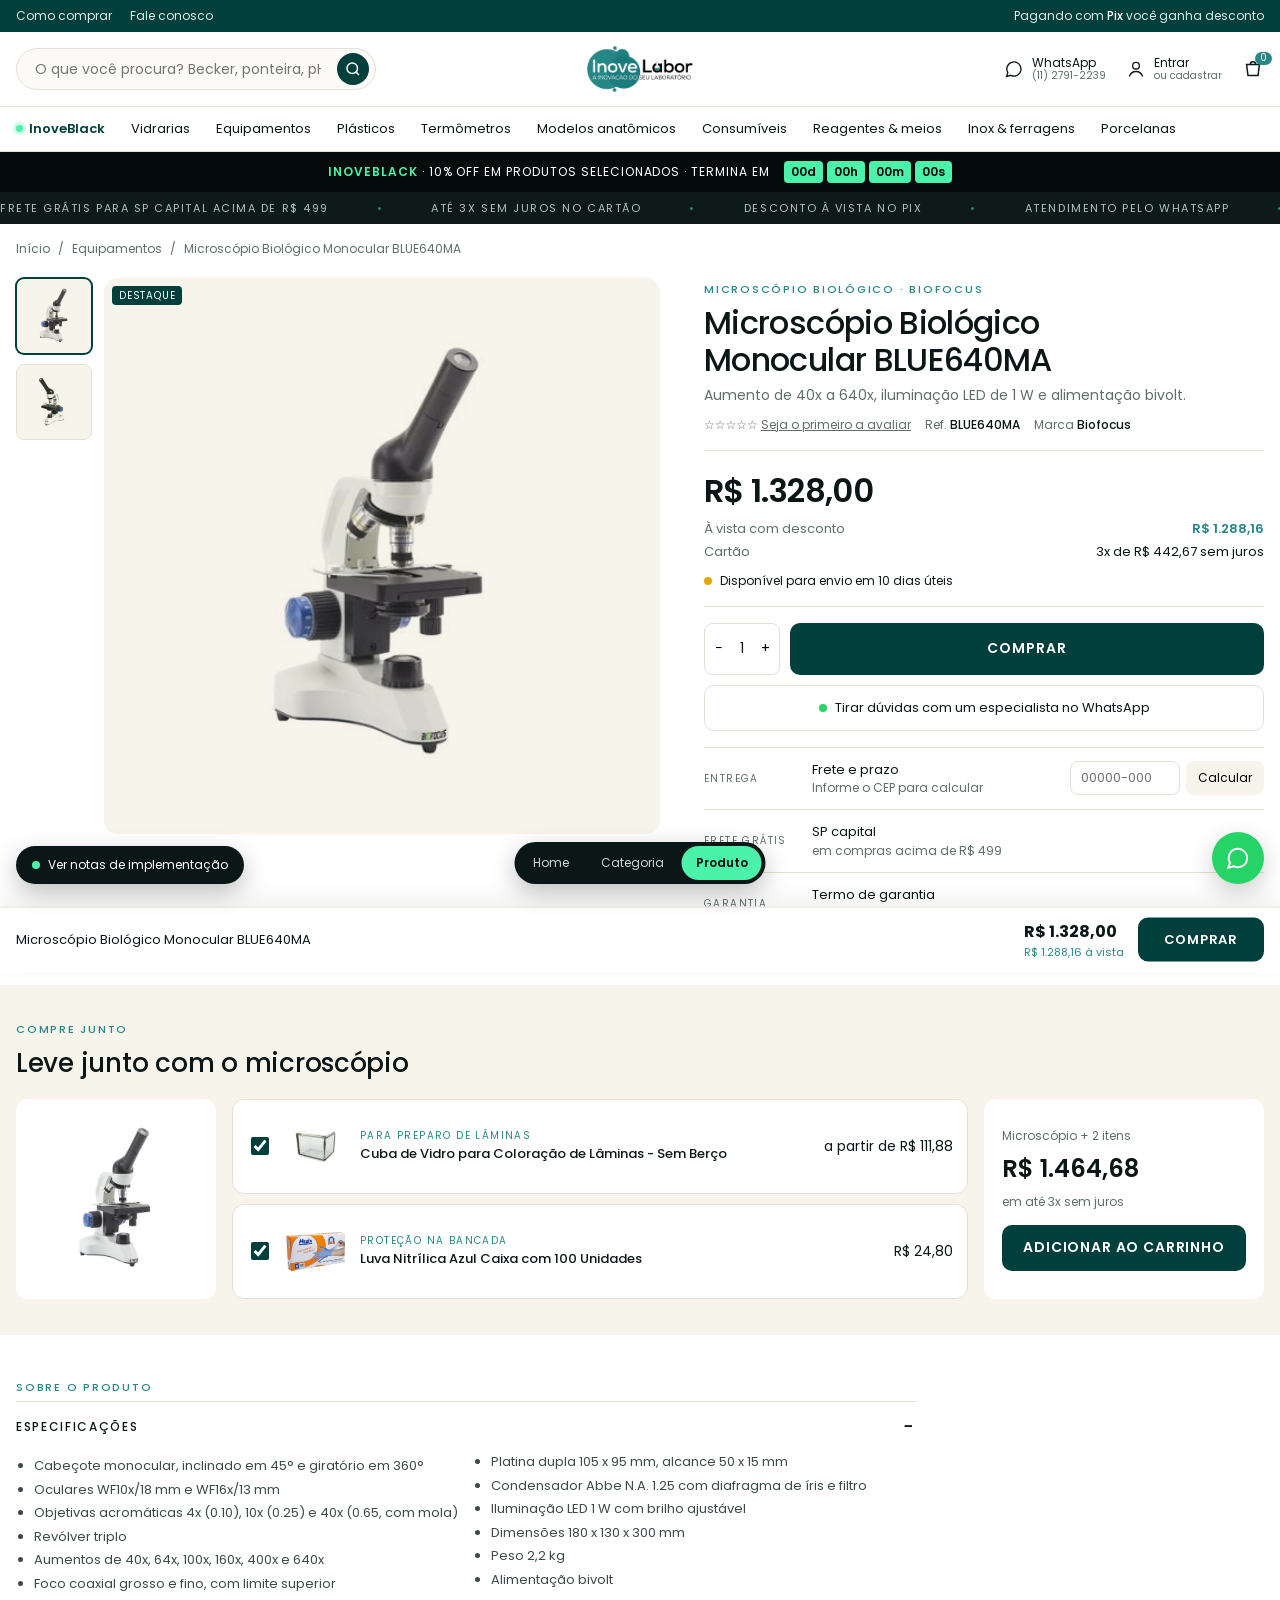
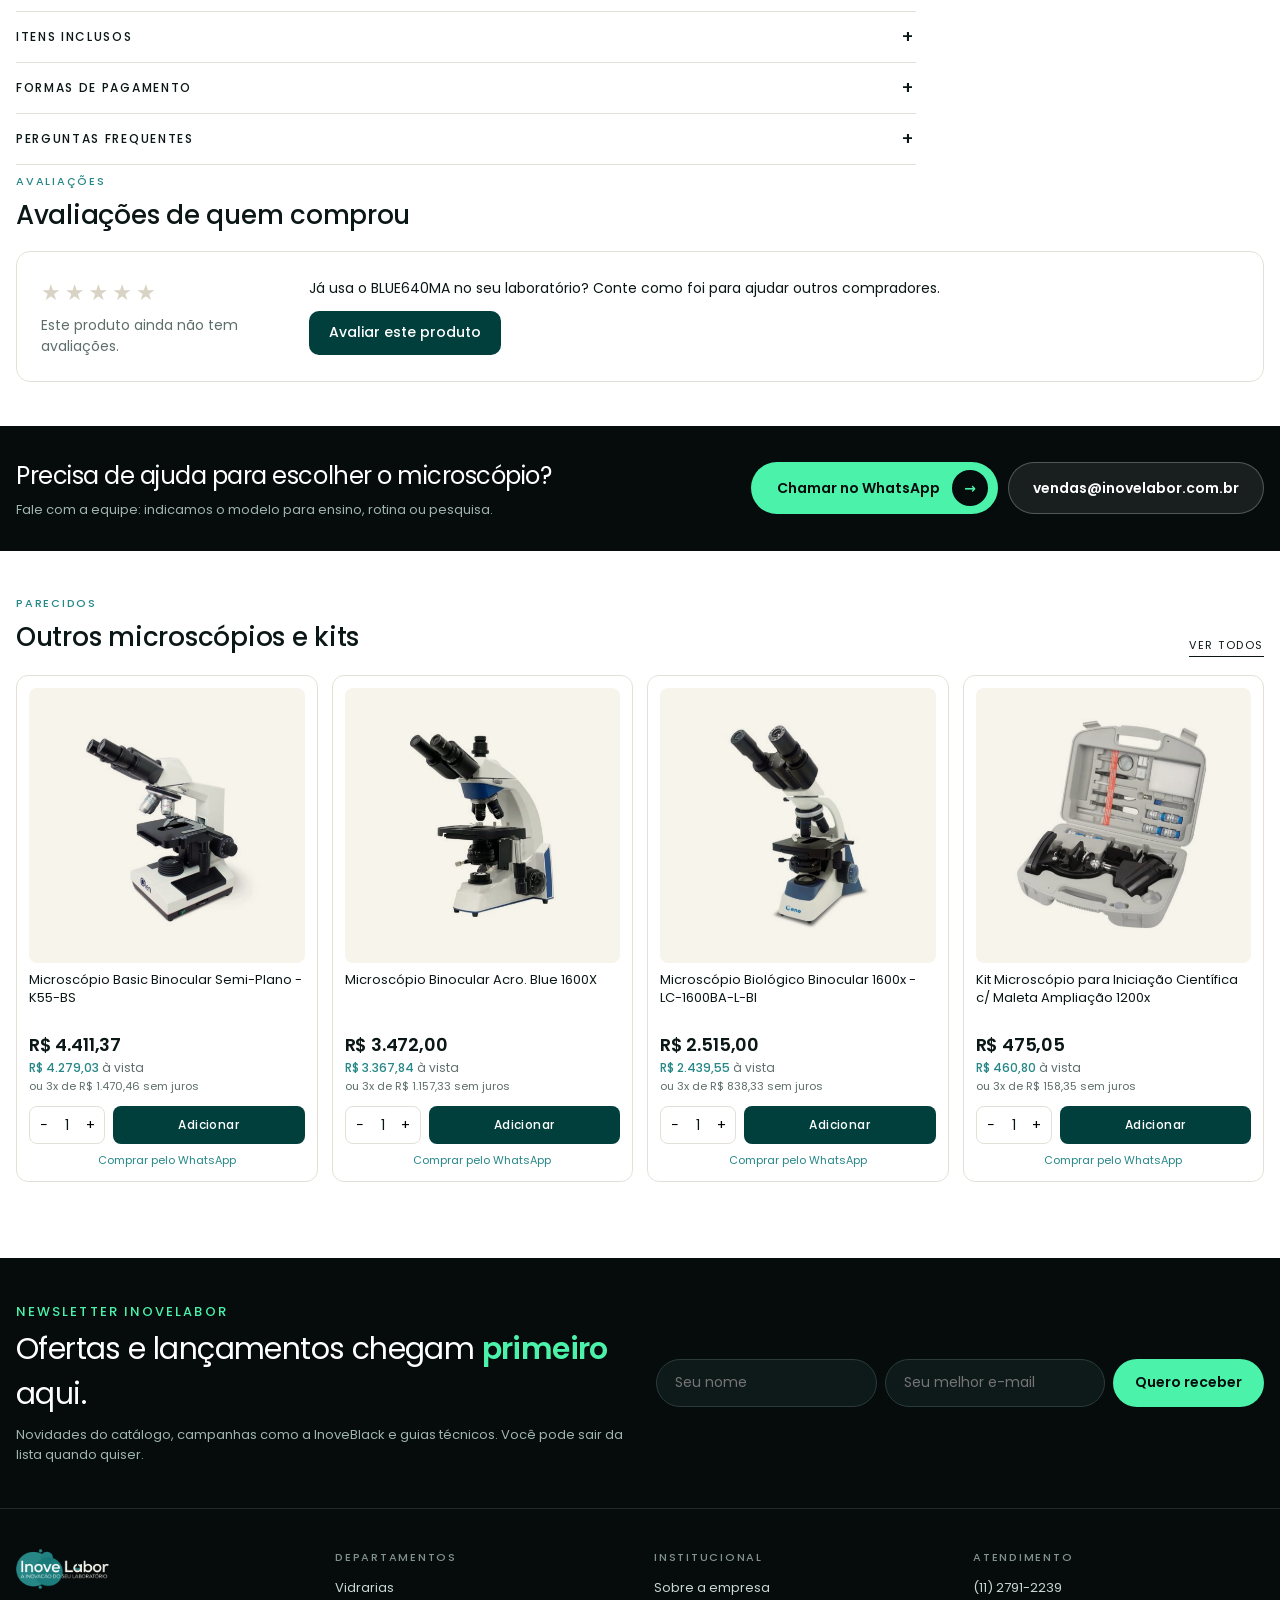
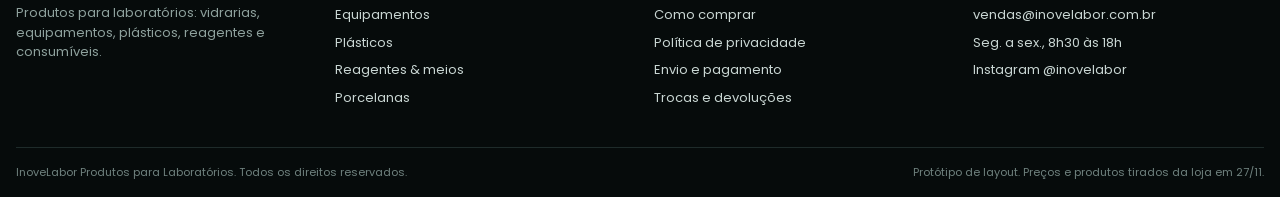
<file: p/inovelabor/produto.html>
<!doctype html><html lang="pt-BR"><head><meta charset="utf-8"><meta name="robots" content="noindex"><meta name="viewport" content="width=device-width,initial-scale=1,viewport-fit=cover"><title>Produto InoveLabor</title><meta name="claude:viewport-fit-sides" content="cover"></head><body>

<link rel="preconnect" href="https://fonts.googleapis.com">
<link rel="stylesheet" href="https://fonts.googleapis.com/css2?family=Poppins:wght@300;400;500;600&display=swap">
<style>
/* Layout: estrutura de vitrine curada (campanha escura no topo, prateleiras por categoria com eyebrow + título, prova social e atendimento, rodapé escuro) */
:root{
  --ink:#0B1716; --pet:#003F3C; --teal:#278787; --por:#F7F4EC; --paper:#FFFFFF; --mint:#4AF2AA;
  --line:#E3E0D7; --muted:#5E6E6B; --night:#060B0B; --night2:#0E1A19;
  --f:'Poppins',ui-sans-serif,system-ui,-apple-system,'Segoe UI',sans-serif;
  color-scheme:light;
}
*{box-sizing:border-box}
body{margin:0;background:var(--paper);color:var(--ink);font-family:var(--f);font-size:14px;line-height:1.5;-webkit-font-smoothing:antialiased}
a{color:inherit;text-decoration:none}
img{max-width:100%;display:block}
[hidden]{display:none!important}
button{font:inherit;cursor:pointer}
:focus-visible{outline:2px solid var(--teal);outline-offset:2px}
.wrap{max-width:1320px;margin:0 auto;padding-left:max(16px,env(safe-area-inset-left,0px));padding-right:max(16px,env(safe-area-inset-right,0px))}
.eyebrow{margin:0 0 6px;font-size:11px;letter-spacing:.16em;text-transform:uppercase;color:var(--teal);font-weight:500}
h2{margin:0;font-size:clamp(20px,2.2vw,26px);font-weight:500;letter-spacing:-.01em;text-wrap:balance}

/* topo */
.top{background:var(--pet);color:#DDE9E6;font-size:12px}
.top .wrap{display:flex;justify-content:space-between;align-items:center;gap:16px;padding-block:7px}
.top nav{display:flex;gap:18px}
.top b{font-weight:500;color:#fff}
header.h{background:var(--paper);border-bottom:1px solid var(--line);position:sticky;top:env(safe-area-inset-top,0px);z-index:20}
body::before{content:"";position:fixed;inset:0 0 auto;height:env(safe-area-inset-top,0px);z-index:30;background:var(--paper)}
.h .row{display:grid;grid-template-columns:1fr auto 1fr;align-items:center;gap:20px;padding-block:14px}
.search{display:flex;align-items:center;border:1px solid var(--line);border-radius:999px;padding:0 6px 0 16px;height:42px;max-width:360px;background:#FBFAF7}
.search input{border:0;background:transparent;font:inherit;flex:1;min-width:0;outline:none}
.search button{flex:none;border:0;background:var(--pet);color:#fff;width:32px;height:32px;border-radius:50%;display:grid;place-items:center}
.search{grid-area:s}.logo{grid-area:l}.acts{grid-area:a}
.h .row{grid-template-areas:'s l a'}
.logo img{height:46px;width:auto}
.acts{display:flex;justify-content:flex-end;gap:20px;align-items:center;font-size:12px}
.act{display:flex;align-items:center;gap:8px;line-height:1.25}
.act small{display:block;color:var(--muted)}
.cart{position:relative}
.cart i{position:absolute;top:-6px;right:-8px;background:var(--teal);color:#fff;font-style:normal;font-size:10px;border-radius:999px;padding:0 5px}
.nav{border-top:1px solid var(--line)}
.nav .wrap{display:flex;gap:26px;overflow-x:auto;scrollbar-width:none;padding-block:12px;font-size:13px;white-space:nowrap}
.nav a:hover{color:var(--teal)}
.nav .hot{color:var(--pet);font-weight:600;display:flex;align-items:center;gap:6px}
.nav .hot::before{content:"";width:7px;height:7px;border-radius:50%;background:var(--mint);box-shadow:0 0 0 3px rgba(74,242,170,.25)}

/* barra campanha */
.camp{background:var(--night);color:#fff;font-size:12px;letter-spacing:.08em}
.camp .wrap{display:flex;align-items:center;justify-content:center;gap:14px;padding-block:9px;flex-wrap:wrap;text-align:center}
.camp b{color:var(--mint);font-weight:600}
.cd{display:flex;gap:4px}
.cd span{background:var(--mint);color:var(--night);font-weight:600;border-radius:4px;padding:2px 7px;font-variant-numeric:tabular-nums;letter-spacing:0}
.tick{background:var(--night2);color:#AFC3BF;font-size:11px;letter-spacing:.14em;text-transform:uppercase;overflow:hidden;white-space:nowrap}
.tick div{display:inline-flex;gap:48px;padding-block:8px;animation:mv 40s linear infinite}
.tick span::after{content:"•";margin-left:48px;color:var(--teal)}
@keyframes mv{to{transform:translateX(-50%)}}

/* hero */
.hero{position:relative;background:var(--night);color:#fff;overflow:hidden}
.hero img.bg{position:absolute;inset:0;width:100%;height:100%;object-fit:cover;object-position:60% 30%}
.hero::after{content:"";position:absolute;inset:0;background:linear-gradient(90deg,rgba(6,11,11,.95) 0,rgba(6,11,11,.75) 38%,rgba(6,11,11,.1) 70%),linear-gradient(0deg,rgba(6,11,11,.6),transparent 40%)}
.hero .wrap{position:relative;z-index:1;padding-block:clamp(56px,9vw,120px);min-height:min(560px,70vw);display:flex;flex-direction:column;justify-content:center}
.hero .kick{display:inline-flex;align-items:center;gap:10px;font-size:11px;letter-spacing:.2em;text-transform:uppercase;color:#CFE0DC}
.hero .kick::before{content:"";width:36px;height:1px;background:#CFE0DC}
.hero h1{font-size:clamp(34px,5vw,62px);line-height:1.02;font-weight:400;letter-spacing:-.035em;margin:16px 0 14px;max-width:12ch;text-wrap:balance}
.hero h1 b{font-weight:600;color:var(--mint)}
.hero p{max-width:44ch;color:#D5E2DF;margin:0 0 28px;font-size:15px}
.ctas{display:flex;gap:10px;flex-wrap:wrap}
.btn{display:inline-flex;align-items:center;gap:12px;height:52px;padding:0 10px 0 26px;border-radius:999px;background:var(--mint);color:var(--night);font-weight:600;font-size:14px}
.btn i{display:grid;place-items:center;width:36px;height:36px;border-radius:50%;background:var(--night);color:var(--mint);font-style:normal}
.btn.ghost{background:rgba(255,255,255,.08);color:#fff;border:1px solid rgba(255,255,255,.25);padding:0 24px}

/* escolhidos */
.bfrail{background:var(--night);color:#fff}
.bfrail .wrap{display:grid;grid-template-columns:260px 1fr;gap:28px;align-items:center;padding-block:28px 36px}
.bfrail h2{font-size:24px}
.bfrail p{color:#9FB4B0;margin:6px 0 0;font-size:13px}
.bfgrid{display:grid;grid-template-columns:repeat(4,minmax(0,1fr));gap:12px}
.bfc{display:flex;flex-direction:column;gap:6px;font-size:12px}
.bfc .pimg{background:#fff;border-radius:10px;aspect-ratio:1;display:grid;place-items:center;padding:10px;transition:transform .2s}
.bfc:hover .pimg{transform:translateY(-3px)}
.bfc img{width:100%;height:100%;object-fit:contain}
.bn{color:#E6EEEC;line-height:1.35;display:-webkit-box;-webkit-line-clamp:2;-webkit-box-orient:vertical;overflow:hidden;min-height:2.7em}
.bp s{color:#7F928F}
.bp b{background:var(--mint);color:var(--night);border-radius:4px;padding:0 5px;font-size:10px}
.bv{font-weight:600;font-size:15px;color:#fff}

/* benefícios */
.ben{border-bottom:1px solid var(--line)}
.ben .wrap{display:grid;grid-template-columns:repeat(4,minmax(0,1fr))}
.ben .wrap>div{display:flex;gap:12px;align-items:center;padding:18px 14px;font-size:12px;line-height:1.35;border-right:1px solid var(--line)}
.ben .wrap>div:last-child{border-right:0}
.ben b{display:block;font-weight:500;font-size:13px}
.ben span{color:var(--muted)}
.ben svg{flex:none;color:var(--teal)}

/* seções */
.sec{padding-block:44px 8px}
.center{text-align:center}
.pops{display:grid;grid-template-columns:repeat(8,minmax(0,1fr));gap:14px;margin-top:22px}
.pop{display:flex;flex-direction:column;align-items:center;gap:10px;font-size:13px}
.pop .pimg{width:100%;aspect-ratio:1;border-radius:14px;background:var(--por);display:grid;place-items:center;padding:12px;transition:background .2s}
.pop:hover .pimg{background:#ECE8DC}
.pop img{width:100%;height:100%;object-fit:contain;mix-blend-mode:multiply}
.sh-head{display:flex;justify-content:space-between;align-items:end;gap:16px;margin-bottom:18px}
.more{font-size:11px;letter-spacing:.14em;text-transform:uppercase;border-bottom:1px solid currentColor;padding-bottom:2px;white-space:nowrap}
.rail{display:grid;grid-auto-flow:column;grid-auto-columns:calc((100% - 3*14px)/4);gap:14px;overflow-x:auto;scroll-snap-type:x mandatory;padding-bottom:12px;scrollbar-width:thin}
.card{scroll-snap-align:start;border:1px solid var(--line);border-radius:12px;padding:12px;display:flex;flex-direction:column;gap:8px;background:#fff;min-width:0}
.card .ph{position:relative;aspect-ratio:1;background:var(--por);border-radius:8px;display:grid;place-items:center;padding:14px}
.card .ph img{width:100%;height:100%;object-fit:contain;mix-blend-mode:multiply}
.badge{position:absolute;top:8px;left:8px;background:var(--pet);color:#fff;font-size:10px;letter-spacing:.08em;text-transform:uppercase;border-radius:4px;padding:2px 7px}
.card .nm{font-size:13px;line-height:1.35;display:-webkit-box;-webkit-line-clamp:2;-webkit-box-orient:vertical;overflow:hidden;min-height:2.7em}
.pr{display:flex;flex-direction:column;gap:1px;min-height:84px}
.pr .was{font-size:11px;color:var(--muted);display:flex;gap:6px;align-items:center;min-height:16px}
.pr .off{background:var(--mint);color:var(--night);font-size:10px;border-radius:4px;padding:0 5px}
.pr .from{font-size:11px;color:var(--muted)}
.pr strong{font-size:18px;font-weight:600;letter-spacing:-.01em}
.pix{font-size:12px;color:var(--teal);font-weight:500}
.pix em{font-style:normal;color:var(--muted);font-weight:400}
.inst{font-size:11px;color:var(--muted)}
.buy{display:flex;gap:8px;margin-top:auto}
.qty{display:flex;align-items:center;border:1px solid var(--line);border-radius:8px;height:38px}
.qty button{border:0;background:none;width:28px;height:100%}
.qty span{width:18px;text-align:center;font-variant-numeric:tabular-nums}
.add{flex:1;display:grid;place-items:center;background:var(--pet);color:#fff;border-radius:8px;font-size:12px;font-weight:500;letter-spacing:.04em;height:38px}
.add:hover{background:var(--teal)}
.wa{font-size:11px;text-align:center;color:var(--teal)}

/* segmentos */
.seg{background:var(--por);margin-top:36px}
.seg .wrap{padding-block:44px;display:grid;grid-template-columns:1fr 2fr;gap:36px;align-items:center}
.seg p.lead{color:var(--muted);margin:10px 0 0;max-width:38ch}
.segs{display:grid;grid-template-columns:repeat(4,minmax(0,1fr));gap:12px}
.segs div{background:#fff;border-radius:12px;padding:18px;border:1px solid var(--line)}
.segs b{display:block;font-weight:500;font-size:15px;margin-bottom:6px}
.segs span{color:var(--muted);font-size:12px}

/* banners */
.duo{display:grid;grid-template-columns:1fr 1fr;gap:16px}
.ban{position:relative;border-radius:16px;overflow:hidden;min-height:260px;display:flex;align-items:flex-end;padding:28px;color:#fff;background:linear-gradient(135deg,var(--pet),#0B5E5A)}
.ban.alt{background:linear-gradient(135deg,#0E1A19,#1F3B39)}
.ban img{position:absolute;right:20px;bottom:0;height:88%;width:auto;object-fit:contain}
.ban div{position:relative;max-width:55%}
.ban small{font-size:11px;letter-spacing:.16em;text-transform:uppercase;color:#BFE0DA}
.ban h3{font-size:28px;font-weight:400;letter-spacing:-.02em;line-height:1.1;margin:8px 0 14px}
.ban h3 b{font-weight:600}
.pill{display:inline-block;background:rgba(255,255,255,.12);border:1px solid rgba(255,255,255,.3);border-radius:999px;padding:8px 16px;font-size:12px}
.wide{border-radius:16px;overflow:hidden;background:var(--pet);color:#fff;display:grid;grid-template-columns:1.2fr 1fr;align-items:center;min-height:240px}
.wide .tx{padding:36px}
.wide h3{font-size:clamp(24px,3vw,34px);font-weight:400;margin:8px 0 12px;letter-spacing:-.02em}
.wide p{color:#CFE3DF;margin:0 0 20px;max-width:46ch}
.wide .pics{display:flex;gap:10px;padding:24px;justify-content:center}
.wide .pics span{background:#fff;border-radius:12px;padding:10px;width:31%;aspect-ratio:3/4;display:grid;place-items:center;min-width:0}
.wide .pics img{width:100%;height:100%;object-fit:contain}

/* mosaico */
.mos{display:grid;grid-template-columns:2fr 1fr 1fr;grid-template-rows:200px 200px;gap:14px;margin-top:20px}
.mos a{position:relative;border-radius:14px;overflow:hidden;background:var(--por);display:flex;align-items:flex-end;padding:18px}
.mos a:first-child{grid-row:span 2;background:var(--night);color:#fff}
.mos img{position:absolute;inset:12% 10% 26%;width:80%;height:62%;object-fit:contain;mix-blend-mode:multiply}
.mos a:first-child img{mix-blend-mode:normal;inset:8% 8% 22%;width:84%;height:70%}
.mos b{position:relative;font-weight:500;font-size:15px}
.mos small{position:relative;display:block;font-size:11px;color:var(--muted)}
.mos a:first-child small{color:#9FB4B0}

/* conteúdo */
.blog{display:grid;grid-template-columns:repeat(3,minmax(0,1fr));gap:16px;margin-top:4px}
.post{display:flex;flex-direction:column;gap:10px}
.post .pimg{aspect-ratio:16/10;border-radius:12px;background:var(--por);display:grid;place-items:center;padding:16px}
.post img{width:100%;height:100%;object-fit:contain;mix-blend-mode:multiply}
.post b{font-weight:500;font-size:15px;line-height:1.3}
.post span{color:var(--muted);font-size:12px}

/* atendimento */
.att{display:grid;grid-template-columns:repeat(4,minmax(0,1fr));gap:12px}
.att div{border:1px solid var(--line);border-radius:12px;padding:18px}
.att small{display:block;color:var(--muted);font-size:11px;letter-spacing:.12em;text-transform:uppercase;margin-bottom:6px}
.att b{font-weight:500;font-size:15px;user-select:all}

/* tabs */
.tabs{display:flex;gap:6px;flex-wrap:wrap;margin:16px 0 18px}
.tabs button{border:1px solid var(--line);background:#fff;border-radius:999px;padding:7px 14px;font-size:12px}
.tabs button[aria-selected="true"]{background:var(--pet);color:#fff;border-color:var(--pet)}
.grid4{display:grid;grid-template-columns:repeat(4,minmax(0,1fr));gap:14px}

/* newsletter + rodapé */
.news{background:var(--night);color:#fff;margin-top:56px}
.news .wrap{display:grid;grid-template-columns:1fr 1fr;gap:32px;align-items:center;padding-block:44px;border-bottom:1px solid #1E2B2A}
.news h3{font-size:clamp(22px,2.6vw,30px);font-weight:400;margin:6px 0 8px;letter-spacing:-.02em}
.news h3 b{font-weight:600;color:var(--mint)}
.news p{color:#9FB4B0;margin:0;font-size:13px}
.news form{display:flex;gap:8px;flex-wrap:wrap}
.news input{flex:1;min-width:180px;height:48px;border-radius:999px;border:1px solid #2A3B39;background:#0E1A19;color:#fff;padding:0 18px;font:inherit}
.news button{height:48px;border-radius:999px;border:0;background:var(--mint);color:var(--night);font-weight:600;padding:0 22px}
.news .ok{color:var(--mint);font-size:13px;width:100%}
footer{background:var(--night);color:#C9D6D3;font-size:13px}
footer .cols{display:grid;grid-template-columns:repeat(4,minmax(0,1fr));gap:28px;padding-block:40px}
footer h4{margin:0 0 12px;font-size:11px;letter-spacing:.16em;text-transform:uppercase;color:#7F928F;font-weight:500}
footer ul{list-style:none;margin:0;padding:0;display:grid;gap:8px}
footer .legal{border-top:1px solid #1E2B2A;padding-block:16px;font-size:11px;color:#6F817E;display:flex;justify-content:space-between;gap:16px;flex-wrap:wrap}
.foot-logo{height:40px;width:auto;margin-bottom:14px}

/* notas */
.notes-btn{position:fixed;left:max(16px,env(safe-area-inset-left,0px));bottom:calc(16px + env(safe-area-inset-bottom,0px));z-index:50;display:flex;align-items:center;gap:8px;border:0;border-radius:999px;background:var(--ink);color:#fff;padding:10px 16px;font-size:12px;box-shadow:0 8px 24px rgba(0,0,0,.25)}
.notes-btn i{width:8px;height:8px;border-radius:50%;background:var(--mint);font-style:normal}
[data-note]{position:relative}
.nt{display:none}
body.show-notes .nt{display:block;position:absolute;z-index:40;top:10px;right:max(16px,env(safe-area-inset-right,0px));max-width:min(360px,calc(100% - 32px));background:#FFF8D6;color:#2B2611;border:1px solid #E8D88A;border-radius:10px;padding:10px 12px 10px 40px;font-size:12px;line-height:1.45;box-shadow:0 10px 28px rgba(0,0,0,.18);text-align:left;letter-spacing:0;text-transform:none;font-weight:400}
body.show-notes .nt::before{content:attr(data-n);position:absolute;left:10px;top:10px;width:22px;height:22px;border-radius:50%;background:#2B2611;color:#FFF8D6;display:grid;place-items:center;font-size:11px;font-weight:600}
body.show-notes .nt b{font-weight:600}
.wa-float{position:fixed;right:max(16px,env(safe-area-inset-right,0px));bottom:calc(16px + env(safe-area-inset-bottom,0px));z-index:50;width:52px;height:52px;border-radius:50%;background:#25D366;display:grid;place-items:center;box-shadow:0 8px 24px rgba(0,0,0,.2)}


/* caixas de imagem: proporção fixa, imagem contida */
.bfc .pimg,.pop .pimg,.card .ph,.post .pimg,.wide .pics span{position:relative;overflow:hidden}
.bfc .pimg img,.pop .pimg img,.card .ph img,.post .pimg img,.wide .pics span img{position:absolute;inset:10%;width:80%;height:80%;object-fit:contain}
.mos img{inset:10% 12% 34%;height:56%;width:76%}
.mos a:first-child img{inset:8% 8% 24%;width:84%;height:68%}

@media (max-width:980px){
  .h .row{grid-template-columns:auto 1fr;grid-template-areas:'l a' 's s';row-gap:12px;padding-block:10px 12px}
  .h .search{max-width:none;height:44px}
  .logo{justify-self:start}
  .logo img{height:40px}
  .act small,.act .lbl{display:none}
  .bfrail .wrap{grid-template-columns:1fr}
  .bfgrid{grid-template-columns:repeat(4,minmax(150px,1fr));overflow-x:auto}
  .ben .wrap{grid-template-columns:repeat(2,minmax(0,1fr))}
  .ben .wrap>div:nth-child(2){border-right:0}
  .pops{grid-template-columns:repeat(4,minmax(0,1fr))}
  .rail{grid-auto-columns:calc((100% - 14px)/2.2)}
  .seg .wrap{grid-template-columns:1fr}
  .segs{grid-template-columns:repeat(2,minmax(0,1fr))}
  .duo,.wide,.news .wrap{grid-template-columns:1fr}
  .ban div{max-width:62%}
  .mos{grid-template-columns:1fr 1fr;grid-template-rows:240px 170px 170px}
  .mos a:first-child{grid-column:span 2;grid-row:auto}
  .blog{grid-template-columns:1fr;}
  .att{grid-template-columns:repeat(2,minmax(0,1fr))}
  .grid4{grid-template-columns:repeat(2,minmax(0,1fr))}
  footer .cols{grid-template-columns:repeat(2,minmax(0,1fr))}
}
@media (max-width:520px){
  .top nav{display:none}
  .bfgrid{grid-template-columns:repeat(4,150px)}
  .rail{grid-auto-columns:72%}
  .pops{grid-template-columns:repeat(4,minmax(0,1fr));gap:8px}
  .pop{font-size:11px}
  .ben .wrap>div{padding:14px 8px}
  .att{grid-template-columns:1fr}
  .blog .post:nth-child(n+2){display:none}
}
@media (prefers-reduced-motion:reduce){.tick div{animation:none}*{transition:none!important}}
</style>

<div class="top" data-note="1"><div class="wrap"><nav><a href="https://www.inovelabor.com.br/" target="_blank" rel="noopener">Como comprar</a><a href="https://www.inovelabor.com.br/" target="_blank" rel="noopener">Fale conosco</a></nav><span>Pagando com <b>Pix</b> você ganha desconto</span></div>
<div class="nt" data-n="1"><b>Barra superior + cabeçalho.</b> Logo no centro, busca à esquerda e WhatsApp, conta e carrinho à direita, como na Maria Pia. Na Tray: Editor de temas → cabeçalho (HTML/CSS). O telefone de vendas fica sempre visível, porque cliente B2B compra muito por atendimento.</div></div>

<header class="h">
  <div class="wrap row">
    <form class="search" id="sf" role="search" action="https://www.inovelabor.com.br/loja/busca.php" method="get" target="_blank"><input type="hidden" name="loja" value="1317908"><label for="q" hidden>Buscar produtos</label><input id="q" name="palavra_busca" type="search" placeholder="O que você procura? Becker, ponteira, pHmetro…" autocomplete="off"><button type="submit" aria-label="Buscar"><svg width="18" height="18" viewBox="0 0 24 24" fill="none" stroke="currentColor" stroke-width="2"><circle cx="11" cy="11" r="7"/><path d="m20 20-3.5-3.5"/></svg></button></form>
    <a class="logo" href="https://www.inovelabor.com.br/" target="_blank" rel="noopener"><img src="img/logo.png" alt="InoveLabor"></a>
    <div class="acts">
      <a class="act" href="https://wa.me/551127912239" target="_blank" rel="noopener"><svg width="20" height="20" viewBox="0 0 24 24" fill="none" stroke="currentColor" stroke-width="1.6"><path d="M3 21l1.6-4.6A8.5 8.5 0 1 1 8 19.6L3 21z"/></svg><span class="lbl">WhatsApp<small>(11) 2791-2239</small></span></a>
      <a class="act" href="https://www.inovelabor.com.br/my-account/login" target="_blank" rel="noopener"><svg width="20" height="20" viewBox="0 0 24 24" fill="none" stroke="currentColor" stroke-width="1.6"><circle cx="12" cy="8" r="4"/><path d="M4 21c1.5-4 4.5-6 8-6s6.5 2 8 6"/></svg><span class="lbl">Entrar<small>ou cadastrar</small></span></a>
      <a class="act cart" href="https://www.inovelabor.com.br/" target="_blank" rel="noopener" aria-label="Carrinho"><svg width="22" height="22" viewBox="0 0 24 24" fill="none" stroke="currentColor" stroke-width="1.6"><path d="M5 7h14l-1.5 12h-11z"/><path d="M9 7a3 3 0 0 1 6 0"/></svg><i>0</i></a>
    </div>
  </div>
  <div class="nav"><div class="wrap"><a class="hot" href="#bf">InoveBlack</a><a href="https://www.inovelabor.com.br/vidrarias" target="_blank" rel="noopener">Vidrarias</a><a href="https://www.inovelabor.com.br/equipamentos" target="_blank" rel="noopener">Equipamentos</a><a href="https://www.inovelabor.com.br/plasticos" target="_blank" rel="noopener">Plásticos</a><a href="https://www.inovelabor.com.br/termometros" target="_blank" rel="noopener">Termômetros</a><a href="https://www.inovelabor.com.br/modelos-anatomicos" target="_blank" rel="noopener">Modelos anatômicos</a><a href="https://www.inovelabor.com.br/consumiveis" target="_blank" rel="noopener">Consumíveis</a><a href="https://www.inovelabor.com.br/reagentes-e-meios-de-cultura" target="_blank" rel="noopener">Reagentes & meios</a><a href="https://www.inovelabor.com.br/inox-e-ferragens" target="_blank" rel="noopener">Inox & ferragens</a><a href="https://www.inovelabor.com.br/porcelanas" target="_blank" rel="noopener">Porcelanas</a></div></div>
</header>

<div class="camp" data-note="2"><div class="wrap"><span><b>INOVEBLACK</b> · 10% OFF EM PRODUTOS SELECIONADOS · TERMINA EM</span><span class="cd" id="cd" aria-live="off"><span id="cd-d">00d</span><span id="cd-h">00h</span><span id="cd-m">00m</span><span id="cd-s">00s</span></span></div>
<div class="nt" data-n="2"><b>Barra da campanha com contagem regressiva</b> até 01/12 às 23h59, para criar urgência real. Na Tray: bloco HTML + script no tema. A Tray já mostra "Oferta termina em" em cada produto em promoção, e esta barra leva isso para o site inteiro.</div></div>
<div class="tick" aria-hidden="true"><div><span>Frete grátis para SP capital acima de R$ 499</span><span>Até 3x sem juros no cartão</span><span>Desconto à vista no Pix</span><span>Atendimento pelo WhatsApp</span><span>Frete grátis para SP capital acima de R$ 499</span><span>Até 3x sem juros no cartão</span><span>Desconto à vista no Pix</span><span>Atendimento pelo WhatsApp</span></div></div>

<style>
.pgnav{position:fixed;left:50%;transform:translateX(-50%);bottom:calc(16px + env(safe-area-inset-bottom,0px));z-index:60;display:flex;gap:4px;background:var(--ink);border-radius:999px;padding:4px;box-shadow:0 8px 24px rgba(0,0,0,.25)}
.pgnav a{color:#C9D6D3;font-size:12px;padding:8px 14px;border-radius:999px;white-space:nowrap}
.pgnav a[aria-current="page"]{background:var(--mint);color:var(--night);font-weight:600}
@media (max-width:520px){.pgnav{bottom:calc(76px + env(safe-area-inset-bottom,0px))}.pgnav a{padding:7px 10px;font-size:11px}}
/* categoria */
.crumb{font-size:12px;color:var(--muted);padding-block:16px 0;display:flex;gap:8px;flex-wrap:wrap}
.crumb a:hover{color:var(--teal)}
.chero{background:var(--night);color:#fff;overflow:hidden;position:relative}
.chero .wrap{display:grid;grid-template-columns:1.2fr 1fr;align-items:center;gap:24px;min-height:300px;padding-block:36px}
.chero .k{font-size:11px;letter-spacing:.2em;text-transform:uppercase;color:#9FB4B0;display:flex;align-items:center;gap:10px}
.chero .k::before{content:"";width:36px;height:1px;background:#9FB4B0}
.chero h1{font-size:clamp(34px,4.6vw,56px);font-weight:400;letter-spacing:-.03em;margin:10px 0 8px}
.chero p{color:#C3D3CF;margin:0;max-width:46ch}
.chero .art{position:relative;height:280px}
.chero .art::before{content:"";position:absolute;inset:6% 14%;border-radius:50%;background:radial-gradient(circle,rgba(39,135,135,.55),transparent 65%)}
.chero .art img{position:absolute;bottom:0;height:96%;width:auto;object-fit:contain;filter:drop-shadow(0 18px 24px rgba(0,0,0,.6))}
.chips{display:flex;gap:8px;overflow-x:auto;padding-block:18px;scrollbar-width:thin}
.chips a{flex:none;border:1px solid var(--line);border-radius:999px;padding:8px 14px;font-size:12px;background:#fff;white-space:nowrap}
.chips a:hover{border-color:var(--teal);color:var(--teal)}
.chips small{color:var(--muted)}
.cat{display:grid;grid-template-columns:240px 1fr;gap:28px;align-items:start}
.filters{position:sticky;top:150px;font-size:13px;display:grid;gap:20px}
.filters h3{margin:0 0 10px;font-size:11px;letter-spacing:.16em;text-transform:uppercase;color:var(--teal);font-weight:500}
.filters select{width:100%;height:40px;border:1px solid var(--line);border-radius:8px;padding:0 10px;font:inherit;background:#fff}
.filters label{display:flex;align-items:center;gap:8px;padding:4px 0;cursor:pointer}
.filters label small{margin-left:auto;color:var(--muted)}
.ranges{display:flex;flex-wrap:wrap;gap:6px}
.ranges button{border:1px solid var(--line);background:#fff;border-radius:6px;padding:6px 10px;font-size:12px}
.ranges button[aria-pressed="true"]{background:var(--pet);color:#fff;border-color:var(--pet)}
.cgrid{display:grid;grid-template-columns:repeat(4,minmax(0,1fr));gap:14px}
.cbar{display:flex;justify-content:space-between;align-items:center;margin-bottom:14px;font-size:12px;color:var(--muted)}
.filt-btn{display:none}
.help{display:flex;align-items:center;gap:10px;justify-content:center;border-top:1px solid var(--line);margin-top:28px;padding-top:20px;font-size:13px}
.help a{color:var(--teal);text-decoration:underline}
.guide{max-width:820px;margin:40px auto 0;font-size:14px;color:#3B4A48}
.guide h2{font-size:22px;margin:0 0 10px;color:var(--ink)}
.guide h3{font-size:15px;margin:20px 0 6px;color:var(--ink);font-weight:500}
.guide ul{padding-left:18px;margin:8px 0}
.guide li{margin:4px 0}
/* produto */
.pp{display:grid;grid-template-columns:1.15fr 1fr;gap:44px;padding-block:20px 10px;align-items:start}
.gal{display:grid;grid-template-columns:76px 1fr;gap:12px;position:sticky;top:150px}
.thumbs{display:grid;gap:10px;align-content:start}
.thumbs button{border:1px solid var(--line);border-radius:8px;background:var(--por);aspect-ratio:1;padding:6px;position:relative;overflow:hidden}
.thumbs button[aria-pressed="true"]{border-color:var(--pet);box-shadow:0 0 0 1px var(--pet)}
.thumbs img{position:absolute;inset:8%;width:84%;height:84%;object-fit:contain;mix-blend-mode:multiply}
.main-img{background:var(--por);border-radius:14px;aspect-ratio:1;position:relative;overflow:hidden}
.main-img img{position:absolute;inset:8%;width:84%;height:84%;object-fit:contain;mix-blend-mode:multiply}
.main-img .badge{z-index:1}
.buybox .ey{font-size:11px;letter-spacing:.16em;text-transform:uppercase;color:var(--teal);font-weight:500}
.buybox h1{font-size:clamp(24px,2.6vw,32px);font-weight:500;letter-spacing:-.02em;line-height:1.15;margin:6px 0 6px;text-wrap:balance}
.buybox .sub{color:var(--muted);margin:0 0 10px}
.meta2{display:flex;gap:14px;flex-wrap:wrap;font-size:12px;color:var(--muted);padding-bottom:16px;border-bottom:1px solid var(--line)}
.meta2 b{color:var(--ink);font-weight:500}
.prc{padding-block:16px;border-bottom:1px solid var(--line);display:grid;gap:4px}
.prc strong{font-size:32px;font-weight:600;letter-spacing:-.02em}
.prc .row2{display:flex;justify-content:space-between;font-size:13px}
.prc .row2 span:first-child{color:var(--muted)}
.prc .pixv{color:var(--teal);font-weight:600}
.avail{display:inline-flex;align-items:center;gap:8px;font-size:12px;margin-top:6px}
.avail::before{content:"";width:8px;height:8px;border-radius:50%;background:#E0A800}
.cta2{display:grid;grid-template-columns:auto 1fr;gap:10px;margin-top:16px}
.cta2 .qty{height:52px}
.cta2 .buy-now{height:52px;border:0;border-radius:10px;background:var(--pet);color:#fff;font-weight:600;letter-spacing:.08em}
.cta2 .buy-now:hover{background:var(--teal)}
.cta2 .ask{grid-column:1/-1;height:46px;border:1px solid var(--line);border-radius:10px;display:flex;align-items:center;justify-content:center;gap:8px;font-size:13px}
.cta2 .ask i{width:8px;height:8px;border-radius:50%;background:#25D366;font-style:normal}
.rows{margin-top:16px;border-top:1px solid var(--line)}
.rows>div{display:grid;grid-template-columns:96px 1fr auto;gap:12px;align-items:center;padding:12px 0;border-bottom:1px solid var(--line);font-size:13px}
.rows small{font-size:10px;letter-spacing:.14em;text-transform:uppercase;color:var(--muted)}
.rows span{color:var(--muted);font-size:12px;display:block}
.cep{display:flex;gap:6px}
.cep input{width:110px;height:34px;border:1px solid var(--line);border-radius:8px;padding:0 10px;font:inherit}
.cep button{height:34px;border:0;border-radius:8px;background:var(--por);padding:0 12px;font-size:12px}
.bundle{background:var(--por);margin-top:40px}
.bundle .wrap{padding-block:36px}
.bgrid{display:grid;grid-template-columns:200px 1fr 280px;gap:16px;align-items:stretch;margin-top:16px}
.bmain{background:#fff;border-radius:12px;position:relative;min-height:200px}
.bmain img{position:absolute;inset:10%;width:80%;height:80%;object-fit:contain}
.bitems{display:grid;gap:10px}
.bitem{display:grid;grid-template-columns:auto 64px 1fr auto;gap:12px;align-items:center;background:#fff;border:1px solid var(--line);border-radius:12px;padding:10px 14px}
.bitem .t{width:64px;height:64px;position:relative}
.bitem .t img{position:absolute;inset:0;width:100%;height:100%;object-fit:contain}
.bitem small{display:block;font-size:10px;letter-spacing:.14em;text-transform:uppercase;color:var(--teal)}
.bitem b{font-weight:500;font-size:13px}
.bitem input{width:18px;height:18px;accent-color:var(--pet)}
.btot{background:#fff;border-radius:12px;padding:18px;display:flex;flex-direction:column;gap:6px;justify-content:center}
.btot strong{font-size:24px;font-weight:600}
.btot span{font-size:12px;color:var(--muted)}
.btot button{margin-top:8px;height:46px;border:0;border-radius:10px;background:var(--pet);color:#fff;font-weight:600;letter-spacing:.06em}
.acc{border-top:1px solid var(--line);max-width:900px}
.acc details{border-bottom:1px solid var(--line)}
.acc summary{list-style:none;cursor:pointer;padding:16px 0;font-size:12px;letter-spacing:.14em;text-transform:uppercase;display:flex;justify-content:space-between;font-weight:500}
.acc summary::after{content:"+";font-size:18px;line-height:1}
.acc details[open] summary::after{content:"−"}
.acc ul{margin:0 0 16px;padding-left:18px;font-size:13px;color:#3B4A48;columns:2;column-gap:32px}
.acc li{margin:4px 0;break-inside:avoid}
.acc p{margin:0 0 16px;font-size:13px;color:#3B4A48}
.acc dl{margin:0 0 16px;font-size:13px}
.acc dt{font-weight:500;margin-top:10px}
.acc dd{margin:2px 0 0;color:#3B4A48}
.rev{display:grid;grid-template-columns:240px 1fr;gap:28px;align-items:center;border:1px solid var(--line);border-radius:14px;padding:24px;margin-top:16px}
.rev .stars{font-size:22px;letter-spacing:4px;color:#D8D3C4}
.rev button{height:44px;border-radius:10px;border:0;background:var(--pet);color:#fff;padding:0 20px;font-weight:500}
.helpband{background:var(--night);color:#fff;margin-top:44px}
.helpband .wrap{display:flex;justify-content:space-between;align-items:center;gap:20px;padding-block:32px;flex-wrap:wrap}
.helpband h3{margin:0;font-size:24px;font-weight:400;letter-spacing:-.02em}
.helpband p{margin:6px 0 0;color:#9FB4B0;font-size:13px}
.sticky-buy{position:fixed;left:0;right:0;bottom:0;z-index:45;background:#fff;border-top:1px solid var(--line);box-shadow:0 -8px 24px rgba(0,0,0,.06);transform:translateY(110%);transition:transform .25s}
.sticky-buy.on{transform:none}
.sticky-buy .wrap{display:flex;align-items:center;gap:14px;justify-content:flex-end;padding-block:10px calc(10px + env(safe-area-inset-bottom,0px))}
.sticky-buy .nm2{margin-right:auto;font-size:13px;min-width:0;overflow:hidden;text-overflow:ellipsis;white-space:nowrap}
.sticky-buy strong{font-size:16px}
.sticky-buy small{display:block;color:var(--teal);font-size:11px}
.sticky-buy a{height:44px;display:grid;place-items:center;padding:0 26px;border-radius:10px;background:var(--pet);color:#fff;font-weight:600;letter-spacing:.06em;font-size:13px}
@media (max-width:980px){
 .chero .wrap{grid-template-columns:1fr}.chero .art{height:200px}
 .cat{grid-template-columns:1fr}
 .filters{position:static;display:none}
 .filters.open{display:grid;border:1px solid var(--line);border-radius:12px;padding:16px}
 .filt-btn{display:inline-flex;border:1px solid var(--line);background:#fff;border-radius:999px;padding:8px 16px;font-size:12px}
 .cgrid{grid-template-columns:repeat(2,minmax(0,1fr))}
 .pp{grid-template-columns:1fr;gap:24px}
 .gal{position:static;grid-template-columns:1fr}
 .thumbs{grid-auto-flow:column;grid-auto-columns:64px;order:2}
 .bgrid{grid-template-columns:1fr}.bmain{display:none}
 .rev{grid-template-columns:1fr}
 .acc ul{columns:1}
 .sticky-buy .nm2{display:none}
}
@media (max-width:520px){.bitem{grid-template-columns:auto 48px 1fr}.bitem .pz{grid-column:3}.bitem .t{width:48px;height:48px}.cgrid .card .wa{display:none}}
</style>
<div class="wrap crumb"><a href="index.html">Início</a><span>/</span><a href="categoria.html">Equipamentos</a><span>/</span><span>Microscópio Biológico Monocular BLUE640MA</span></div>
<section class="wrap" data-note="P1"><div class="pp">
  <div class="gal"><div class="thumbs"><button type="button" aria-pressed="true" data-src="img/ee4577fd3a.jpg" aria-label="Foto 1"><img src="img/ee4577fd3a.jpg" alt=""></button><button type="button" aria-pressed="false" data-src="img/dbead3d3c7.jpg" aria-label="Foto 2"><img src="img/dbead3d3c7.jpg" alt=""></button></div>
    <div class="main-img"><span class="badge">Destaque</span><img id="mimg" src="img/ee4577fd3a.jpg" alt="Microscópio Biológico Monocular BLUE640MA"></div></div>
  <div class="buybox">
    <span class="ey">Microscópio biológico · Biofocus</span>
    <h1>Microscópio Biológico Monocular BLUE640MA</h1>
    <p class="sub">Aumento de 40x a 640x, iluminação LED de 1 W e alimentação bivolt.</p>
    <div class="meta2"><span>☆☆☆☆☆ <a href="#avaliacoes" style="text-decoration:underline">Seja o primeiro a avaliar</a></span><span>Ref. <b>BLUE640MA</b></span><span>Marca <b>Biofocus</b></span></div>
    <div class="prc"><strong>R$ 1.328,00</strong>
      <div class="row2"><span>À vista com desconto</span><span class="pixv">R$ 1.288,16</span></div>
      <div class="row2"><span>Cartão</span><span>3x de R$ 442,67 sem juros</span></div>
      <span class="avail">Disponível para envio em 10 dias úteis</span></div>
    <div class="cta2"><div class="qty" role="group" aria-label="Quantidade"><button type="button" aria-label="Menos">−</button><span>1</span><button type="button" aria-label="Mais">+</button></div>
      <button class="buy-now" type="button" id="buy">COMPRAR</button>
      <a class="ask" href="https://wa.me/551127912239" target="_blank" rel="noopener"><i></i>Tirar dúvidas com um especialista no WhatsApp</a></div>
    <div class="rows">
      <div><small>Entrega</small><p style="margin:0">Frete e prazo<span>Informe o CEP para calcular</span></p><form class="cep" onsubmit="event.preventDefault()"><label for="cep" hidden>CEP</label><input id="cep" inputmode="numeric" placeholder="00000-000"><button type="submit">Calcular</button></form></div>
      <div><small>Frete grátis</small><p style="margin:0">SP capital<span>em compras acima de R$ 499</span></p><span></span></div>
      <div><small>Garantia</small><p style="margin:0">Termo de garantia<span>e manual em português na caixa</span></p><span></span></div>
    </div>
  </div></div><div class="nt" data-n="P1"><b>Bloco de compra no padrão Maria Pia</b>: nome com subtítulo do que importa (aumento, LED, bivolt), preço grande, à vista e parcelado em linhas separadas, prazo de envio visível, quantidade + COMPRAR e, logo abaixo, a dúvida pelo WhatsApp. Entrega, frete grátis e garantia ficam em linhas fixas. Na Tray: página de produto no Editor de temas.</div></section>
<section class="bundle" data-note="P2"><div class="wrap">
  <p class="eyebrow">Compre junto</p><h2>Leve junto com o microscópio</h2>
  <div class="bgrid">
    <div class="bmain"><img src="img/ee4577fd3a.jpg" alt=""></div>
    <div class="bitems">
      <label class="bitem"><input type="checkbox" checked data-v="111.88"><span class="t"><img src="img/35ba7d7013.jpg" alt=""></span><span><small>Para preparo de lâminas</small><b>Cuba de Vidro para Coloração de Lâminas - Sem Berço</b></span><span class="pz">a partir de R$ 111,88</span></label>
      <label class="bitem"><input type="checkbox" checked data-v="24.8"><span class="t"><img src="img/c8876b7d53.jpg" alt=""></span><span><small>Proteção na bancada</small><b>Luva Nitrílica Azul Caixa com 100 Unidades</b></span><span class="pz">R$ 24,80</span></label>
    </div>
    <div class="btot"><span id="bt-l">Microscópio + 2 itens</span><strong id="bt">R$ 1.464,68</strong><span>em até 3x sem juros</span><button type="button">ADICIONAR AO CARRINHO</button></div>
  </div></div><div class="nt" data-n="P2"><b>Compre junto</b> com caixas de seleção e total que recalcula, igual ao da Maria Pia. Aumenta o ticket médio. Na Tray: recurso "Compre junto" (ou app de kits) com produtos sugeridos por categoria.</div></section>
<section class="wrap sec" data-note="P3">
  <p class="eyebrow">Sobre o produto</p>
  <div class="acc">
    <details open><summary>Especificações</summary><ul><li>Cabeçote monocular, inclinado em 45° e giratório em 360°</li><li>Oculares WF10x/18 mm e WF16x/13 mm</li><li>Objetivas acromáticas 4x (0.10), 10x (0.25) e 40x (0.65, com mola)</li><li>Revólver triplo</li><li>Aumentos de 40x, 64x, 100x, 160x, 400x e 640x</li><li>Foco coaxial grosso e fino, com limite superior</li><li>Platina dupla 105 x 95 mm, alcance 50 x 15 mm</li><li>Condensador Abbe N.A. 1.25 com diafragma de íris e filtro</li><li>Iluminação LED 1 W com brilho ajustável</li><li>Dimensões 180 x 130 x 300 mm</li><li>Peso 2,2 kg</li><li>Alimentação bivolt</li></ul></details>
    <details><summary>Itens inclusos</summary><ul><li>1 tubo monocular</li><li>1 base do microscópio</li><li>1 ocular WF10x (montada)</li><li>1 ocular WF16x (montada)</li><li>1 objetiva acromática 4x (montada)</li><li>1 objetiva acromática 10x (montada)</li><li>1 objetiva acromática 40x (montada)</li><li>1 capa de proteção</li><li>1 cabo de energia padrão 3 pinos</li><li>1 manual de instruções em português e termo de garantia</li></ul></details>
    <details><summary>Formas de pagamento</summary><p>Pix e boleto com desconto à vista, ou cartão de crédito em até 3x sem juros.</p></details>
    <details><summary>Perguntas frequentes</summary><dl><dt>O microscópio é bivolt?</dt><dd>Sim, a alimentação é bivolt.</dd><dt>Qual é o aumento máximo?</dt><dd>640x, com a ocular de 16x e a objetiva de 40x.</dd><dt>Vem com capa e manual?</dt><dd>Sim: capa de proteção, manual em português e termo de garantia.</dd></dl></details>
  </div><div class="nt" data-n="P3"><b>Descrição em acordeões</b> no lugar das abas atuais: Especificações abertas, o resto fechado. As perguntas frequentes saem das próprias especificações e reduzem chamadas no atendimento.</div></section>
<section class="wrap" id="avaliacoes" data-note="P4"><p class="eyebrow">Avaliações</p><h2>Avaliações de quem comprou</h2>
  <div class="rev"><div><div class="stars">★★★★★</div><p style="margin:6px 0 0;color:var(--muted)">Este produto ainda não tem avaliações.</p></div><div><p style="margin:0 0 12px">Já usa o BLUE640MA no seu laboratório? Conte como foi para ajudar outros compradores.</p><button type="button">Avaliar este produto</button></div></div>
  <div class="nt" data-n="P4"><b>Avaliações com destaque</b> e estado vazio convidando a avaliar. Combine com um e-mail automático pedindo avaliação alguns dias após a entrega.</div></section>
<section class="helpband" data-note="P5"><div class="wrap"><div><h3>Precisa de ajuda para escolher o microscópio?</h3><p>Fale com a equipe: indicamos o modelo para ensino, rotina ou pesquisa.</p></div>
  <div class="ctas"><a class="btn" href="https://wa.me/551127912239" target="_blank" rel="noopener">Chamar no WhatsApp <i>→</i></a><span class="btn ghost" style="user-select:all">vendas@inovelabor.com.br</span></div></div>
  <div class="nt" data-n="P5"><b>Faixa de ajuda antes dos similares</b> (na Maria Pia: "Quer ver, sentir e sentar antes de decidir?"). Para a InoveLabor, a ajuda técnica é o argumento.</div></section>
<section class="sec" data-note="P6"><div class="wrap"><div class="sh-head"><div><p class="eyebrow">Parecidos</p><h2>Outros microscópios e kits</h2></div><a class="more" href="categoria.html">Ver todos</a></div>
  <div class="rail"><article class="card">
  <a class="ph" href="https://www.inovelabor.com.br/equipamentos/microscopio-basic-binocular-semi-plano-k55-bs" target="_blank" rel="noopener"><img src="img/8511e502a8.jpg" alt="Microscópio Basic Binocular Semi-Plano - K55-BS" loading="lazy"></a>
  <a class="nm" href="https://www.inovelabor.com.br/equipamentos/microscopio-basic-binocular-semi-plano-k55-bs" target="_blank" rel="noopener">Microscópio Basic Binocular Semi-Plano - K55-BS</a>
  <div class="pr"><div class="was"></div><strong>R$ 4.411,37</strong><span class="pix">R$ 4.279,03 <em>à vista</em></span><span class="inst">ou 3x de R$ 1.470,46 sem juros</span></div>
  <div class="buy"><div class="qty" role="group" aria-label="Quantidade"><button type="button" aria-label="Menos">−</button><span>1</span><button type="button" aria-label="Mais">+</button></div>
  <a class="add" href="https://www.inovelabor.com.br/equipamentos/microscopio-basic-binocular-semi-plano-k55-bs" target="_blank" rel="noopener">Adicionar</a></div>
  <a class="wa" href="https://wa.me/551127912239" target="_blank" rel="noopener">Comprar pelo WhatsApp</a>
</article><article class="card">
  <a class="ph" href="https://www.inovelabor.com.br/equipamentos/microscopio-binocular-acro-blue-1600x-blue1600ba-l-bat" target="_blank" rel="noopener"><img src="img/172cbc94ab.jpg" alt="Microscópio Binocular Acro. Blue 1600X" loading="lazy"></a>
  <a class="nm" href="https://www.inovelabor.com.br/equipamentos/microscopio-binocular-acro-blue-1600x-blue1600ba-l-bat" target="_blank" rel="noopener">Microscópio Binocular Acro. Blue 1600X</a>
  <div class="pr"><div class="was"></div><strong>R$ 3.472,00</strong><span class="pix">R$ 3.367,84 <em>à vista</em></span><span class="inst">ou 3x de R$ 1.157,33 sem juros</span></div>
  <div class="buy"><div class="qty" role="group" aria-label="Quantidade"><button type="button" aria-label="Menos">−</button><span>1</span><button type="button" aria-label="Mais">+</button></div>
  <a class="add" href="https://www.inovelabor.com.br/equipamentos/microscopio-binocular-acro-blue-1600x-blue1600ba-l-bat" target="_blank" rel="noopener">Adicionar</a></div>
  <a class="wa" href="https://wa.me/551127912239" target="_blank" rel="noopener">Comprar pelo WhatsApp</a>
</article><article class="card">
  <a class="ph" href="https://www.inovelabor.com.br/equipamentos/microscopio-biologico-binocular-1600x-lc-1600ba-l-bi" target="_blank" rel="noopener"><img src="img/30ce9b2268.jpg" alt="Microscópio Biológico Binocular 1600x - LC-1600BA-L-BI" loading="lazy"></a>
  <a class="nm" href="https://www.inovelabor.com.br/equipamentos/microscopio-biologico-binocular-1600x-lc-1600ba-l-bi" target="_blank" rel="noopener">Microscópio Biológico Binocular 1600x - LC-1600BA-L-BI</a>
  <div class="pr"><div class="was"></div><strong>R$ 2.515,00</strong><span class="pix">R$ 2.439,55 <em>à vista</em></span><span class="inst">ou 3x de R$ 838,33 sem juros</span></div>
  <div class="buy"><div class="qty" role="group" aria-label="Quantidade"><button type="button" aria-label="Menos">−</button><span>1</span><button type="button" aria-label="Mais">+</button></div>
  <a class="add" href="https://www.inovelabor.com.br/equipamentos/microscopio-biologico-binocular-1600x-lc-1600ba-l-bi" target="_blank" rel="noopener">Adicionar</a></div>
  <a class="wa" href="https://wa.me/551127912239" target="_blank" rel="noopener">Comprar pelo WhatsApp</a>
</article><article class="card">
  <a class="ph" href="https://www.inovelabor.com.br/kits/kit-microscopio-para-iniciacao-cientifica-c-maleta-ampliacao-1200x" target="_blank" rel="noopener"><img src="img/bc2fafa291.jpg" alt="Kit Microscópio para Iniciação Científica c/ Maleta Ampliação 1200x" loading="lazy"></a>
  <a class="nm" href="https://www.inovelabor.com.br/kits/kit-microscopio-para-iniciacao-cientifica-c-maleta-ampliacao-1200x" target="_blank" rel="noopener">Kit Microscópio para Iniciação Científica c/ Maleta Ampliação 1200x</a>
  <div class="pr"><div class="was"></div><strong>R$ 475,05</strong><span class="pix">R$ 460,80 <em>à vista</em></span><span class="inst">ou 3x de R$ 158,35 sem juros</span></div>
  <div class="buy"><div class="qty" role="group" aria-label="Quantidade"><button type="button" aria-label="Menos">−</button><span>1</span><button type="button" aria-label="Mais">+</button></div>
  <a class="add" href="https://www.inovelabor.com.br/kits/kit-microscopio-para-iniciacao-cientifica-c-maleta-ampliacao-1200x" target="_blank" rel="noopener">Adicionar</a></div>
  <a class="wa" href="https://wa.me/551127912239" target="_blank" rel="noopener">Comprar pelo WhatsApp</a>
</article><article class="card">
  <a class="ph" href="https://www.inovelabor.com.br/kits/conjunto-microscopia-fundamental-e-medio" target="_blank" rel="noopener"><img src="img/d1fdd7696f.jpg" alt="Conjunto Microscopia, Fundamental E Médio" loading="lazy"></a>
  <a class="nm" href="https://www.inovelabor.com.br/kits/conjunto-microscopia-fundamental-e-medio" target="_blank" rel="noopener">Conjunto Microscopia, Fundamental E Médio</a>
  <div class="pr"><div class="was"></div><strong>R$ 1.692,00</strong><span class="pix">R$ 1.641,24 <em>à vista</em></span><span class="inst">ou 3x de R$ 564,00 sem juros</span></div>
  <div class="buy"><div class="qty" role="group" aria-label="Quantidade"><button type="button" aria-label="Menos">−</button><span>1</span><button type="button" aria-label="Mais">+</button></div>
  <a class="add" href="https://www.inovelabor.com.br/kits/conjunto-microscopia-fundamental-e-medio" target="_blank" rel="noopener">Adicionar</a></div>
  <a class="wa" href="https://wa.me/551127912239" target="_blank" rel="noopener">Comprar pelo WhatsApp</a>
</article></div></div><div class="nt" data-n="P6"><b>Produtos parecidos</b> com o mesmo card das prateleiras. Na Tray: vitrine "Produtos relacionados".</div></section>
<div class="sticky-buy" id="sb" aria-hidden="true"><div class="wrap"><span class="nm2">Microscópio Biológico Monocular BLUE640MA</span><span><strong>R$ 1.328,00</strong><small>R$ 1.288,16 à vista</small></span><a href="#buy" tabindex="-1">COMPRAR</a></div></div>
<section class="news" data-note="18"><div class="wrap">
  <div><p class="eyebrow" style="color:var(--mint)">Newsletter InoveLabor</p><h3>Ofertas e lançamentos chegam <b>primeiro</b> aqui.</h3><p>Novidades do catálogo, campanhas como a InoveBlack e guias técnicos. Você pode sair da lista quando quiser.</p></div>
  <form id="nl" novalidate><label class="sr" for="nl-name" hidden>Nome</label><input id="nl-name" placeholder="Seu nome" autocomplete="name"><label for="nl-mail" hidden>E-mail</label><input id="nl-mail" type="email" placeholder="Seu melhor e-mail" autocomplete="email"><button type="submit">Quero receber</button><p class="ok" id="nl-ok" hidden>Pronto, este é só um protótipo: na loja, o cadastro vai para a lista da Tray.</p></form>
  </div>
  <div class="nt" data-n="18"><b>Newsletter com uma promessa clara</b> ("chegam primeiro aqui"), e não só "cadastre-se". Na Tray: o formulário de newsletter já existe, só muda o texto e o visual.</div>
</section>
<footer data-note="19"><div class="wrap">
  <div class="cols">
    <div><img class="foot-logo" src="img/logo_neg.png" alt="InoveLabor"><p style="margin:0;color:#8EA19D">Produtos para laboratórios: vidrarias, equipamentos, plásticos, reagentes e consumíveis.</p></div>
    <div><h4>Departamentos</h4><ul><li>Vidrarias</li><li>Equipamentos</li><li>Plásticos</li><li>Reagentes &amp; meios</li><li>Porcelanas</li></ul></div>
    <div><h4>Institucional</h4><ul><li>Sobre a empresa</li><li>Como comprar</li><li>Política de privacidade</li><li>Envio e pagamento</li><li>Trocas e devoluções</li></ul></div>
    <div><h4>Atendimento</h4><ul><li>(11) 2791-2239</li><li>vendas@inovelabor.com.br</li><li>Seg. a sex., 8h30 às 18h</li><li>Instagram @inovelabor</li></ul></div>
  </div>
  <div class="legal"><span>InoveLabor Produtos para Laboratórios. Todos os direitos reservados.</span><span>Protótipo de layout. Preços e produtos tirados da loja em 27/11.</span></div></div>
  <div class="nt" data-n="19"><b>Rodapé escuro em colunas</b>, com departamentos, institucional, atendimento e Instagram, como o da Maria Pia. Na Tray: Editor de temas → rodapé.</div>
</footer>

<button class="notes-btn" id="nb" type="button" aria-pressed="false"><i></i><span id="nb-t">Ver notas de implementação</span></button>
<a class="wa-float" href="https://wa.me/551127912239" target="_blank" rel="noopener" aria-label="WhatsApp"><svg width="26" height="26" viewBox="0 0 24 24" fill="none" stroke="#fff" stroke-width="1.8"><path d="M3 21l1.6-4.6A8.5 8.5 0 1 1 8 19.6L3 21z"/></svg></a>

<script>
(function(){
  // contagem regressiva até 01/12 23:59:59 (horário de Brasília)
  var end = Date.parse('2026-12-01T23:59:59-03:00');
  function pad(n){return String(n).padStart(2,'0')}
  function tick(){
    var t = Math.max(0, end - Date.now()), s = Math.floor(t/1000);
    document.getElementById('cd-d').textContent = pad(Math.floor(s/86400))+'d';
    document.getElementById('cd-h').textContent = pad(Math.floor(s%86400/3600))+'h';
    document.getElementById('cd-m').textContent = pad(Math.floor(s%3600/60))+'m';
    document.getElementById('cd-s').textContent = pad(s%60)+'s';
  }
  tick(); setInterval(tick, 1000);
  // quantidade
  document.querySelectorAll('.qty').forEach(function(q){
    var v = q.querySelector('span'), b = q.querySelectorAll('button');
    b[0].addEventListener('click', function(){ v.textContent = Math.max(1, +v.textContent - 1) });
    b[1].addEventListener('click', function(){ v.textContent = +v.textContent + 1 });
  });
  // abas
  var tabs = document.querySelectorAll('[data-tab]');
  tabs.forEach(function(t){ t.addEventListener('click', function(){
    tabs.forEach(function(x){ x.setAttribute('aria-selected', x === t ? 'true' : 'false') });
    document.querySelectorAll('[data-pane]').forEach(function(p){ p.hidden = p.dataset.pane !== t.dataset.tab });
  })});
  // notas
  var nb = document.getElementById('nb');
  function setNotes(on){ document.body.classList.toggle('show-notes', on); nb.setAttribute('aria-pressed', on); document.getElementById('nb-t').textContent = on ? 'Esconder notas' : 'Ver notas de implementação'; try{ localStorage.setItem('il-notes', on ? '1' : '0') }catch(e){} }
  nb.addEventListener('click', function(){ setNotes(!document.body.classList.contains('show-notes')) });
  try{ if(localStorage.getItem('il-notes') === '1') setNotes(true) }catch(e){}
  // newsletter (protótipo)
  document.getElementById('nl').addEventListener('submit', function(ev){ ev.preventDefault(); document.getElementById('nl-ok').hidden = false });
})();

  document.querySelectorAll('.thumbs button').forEach(function(b){b.addEventListener('click',function(){document.getElementById('mimg').src=b.dataset.src;document.querySelectorAll('.thumbs button').forEach(function(x){x.setAttribute('aria-pressed',x===b)})})});
  var base=1328, fmtv=function(v){return v.toLocaleString('pt-BR',{minimumFractionDigits:2,maximumFractionDigits:2})};
  function recalc(){var t=base,n=0;document.querySelectorAll('.bitem input').forEach(function(i){if(i.checked){t+=+i.dataset.v;n++}});document.getElementById('bt').textContent='R$ '+fmtv(t);document.getElementById('bt-l').textContent=n?('Microscópio + '+n+(n>1?' itens':' item')):'Só o microscópio'}
  document.querySelectorAll('.bitem input').forEach(function(i){i.addEventListener('change',recalc)});
  var sb=document.getElementById('sb'),buy=document.getElementById('buy');
  if('IntersectionObserver' in window){new IntersectionObserver(function(en){var off=!en[0].isIntersecting&&en[0].boundingClientRect.top<0;sb.classList.toggle('on',off);sb.setAttribute('aria-hidden',!off)}).observe(buy)}

</script>
<nav class="pgnav" aria-label="Páginas do protótipo"><a href="index.html">Home</a><a href="categoria.html">Categoria</a><a href="produto.html" aria-current="page">Produto</a></nav></body></html>
</file>
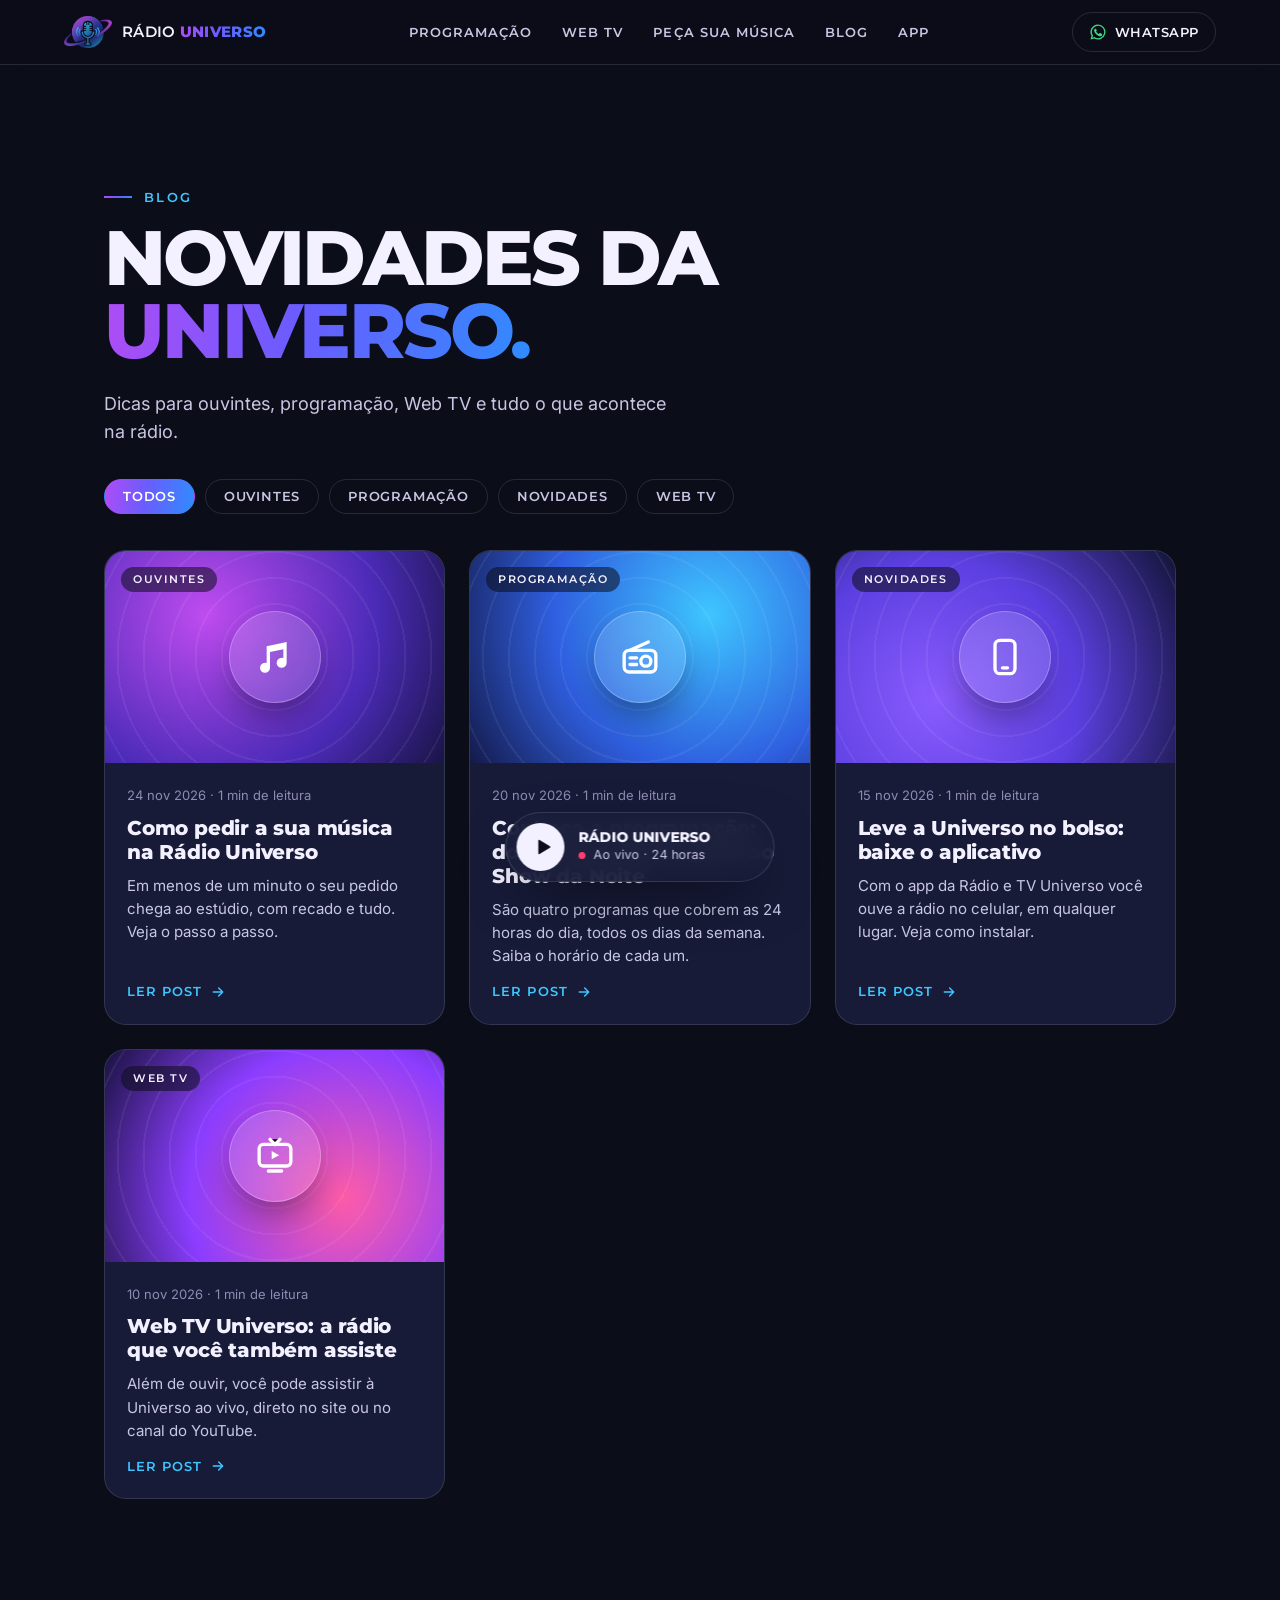
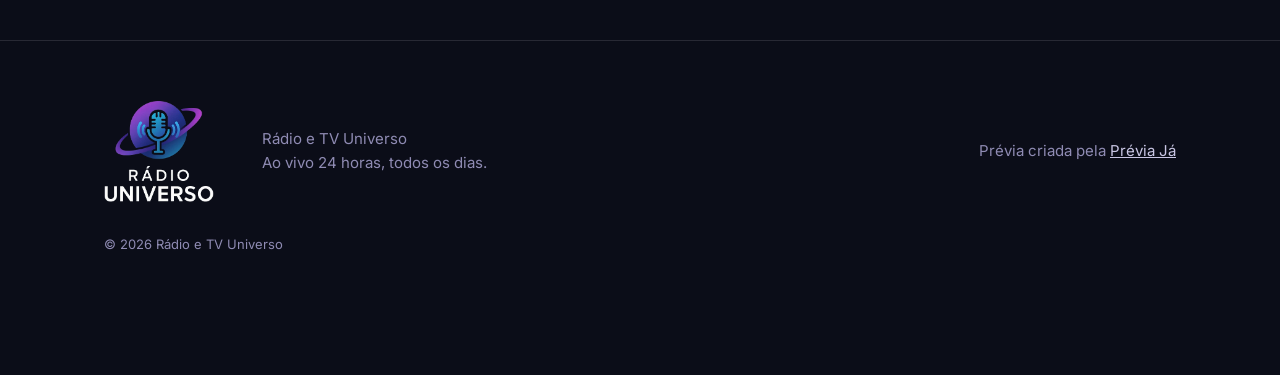
<file: p/radio-universo/blog.html>
<!doctype html>
<html lang="pt-BR">
<head>
<meta charset="utf-8">
<meta name="viewport" content="width=device-width, initial-scale=1, viewport-fit=cover">
<title>Blog · Rádio e TV Universo</title>
<meta name="description" content="Novidades, dicas e bastidores da Rádio e TV Universo.">
<meta name="robots" content="noindex, nofollow">
<meta name="theme-color" content="#0B0D18">
<meta name="referrer" content="strict-origin-when-cross-origin">
<meta http-equiv="Content-Security-Policy" content="default-src 'self'; img-src 'self' data:; media-src https://stm17.voxhd.com.br:9444; frame-src 'none'; style-src 'self'; font-src 'self'; script-src 'self'; connect-src 'self'; base-uri 'self'; form-action 'none'; object-src 'none'">
<meta property="og:type" content="website">
<meta property="og:locale" content="pt_BR">
<meta property="og:title" content="Rádio e TV Universo · Estamos ao vivo">
<meta property="og:description" content="Música 24 horas, Web TV ao vivo e pedido de música pelo WhatsApp.">
<meta property="og:image" content="img/og.jpg">
<link rel="icon" href="img/favicon.png" type="image/png">
<link rel="apple-touch-icon" href="img/apple-touch-icon.png">
<link rel="preload" href="fonts/montserrat-latin-800-normal.woff2" as="font" type="font/woff2" crossorigin>
<link rel="stylesheet" href="styles.css?v=2">
<link rel="stylesheet" href="blog.css?v=1">
</head>
<body class="page">

<svg class="sprite" aria-hidden="true">
  <symbol id="i-play" viewBox="0 0 24 24"><path fill="currentColor" d="M7 4.5v15a1 1 0 0 0 1.5.86l12.4-7.5a1 1 0 0 0 0-1.72L8.5 3.64A1 1 0 0 0 7 4.5z"/></symbol>
  <symbol id="i-pause" viewBox="0 0 24 24"><path fill="currentColor" d="M6 4h4v16H6zM14 4h4v16h-4z"/></symbol>
  <symbol id="i-vol" viewBox="0 0 24 24"><path fill="currentColor" d="M4 9h4l5-4v14l-5-4H4z"/><path fill="none" stroke="currentColor" stroke-width="2" stroke-linecap="round" d="M16.5 8.5a5 5 0 0 1 0 7M19 6a8.5 8.5 0 0 1 0 12"/></symbol>
  <symbol id="i-mute" viewBox="0 0 24 24"><path fill="currentColor" d="M4 9h4l5-4v14l-5-4H4z"/><path fill="none" stroke="currentColor" stroke-width="2" stroke-linecap="round" d="M17 9l5 6m0-6l-5 6"/></symbol>
  <symbol id="i-wa" viewBox="0 0 24 24"><path fill="currentColor" d="M12 2a10 10 0 0 0-8.6 15.1L2 22l5-1.3A10 10 0 1 0 12 2zm0 18.2a8.2 8.2 0 0 1-4.2-1.2l-.3-.2-3 .8.8-2.9-.2-.3A8.2 8.2 0 1 1 12 20.2zm4.5-6.1c-.2-.1-1.5-.7-1.7-.8s-.4-.1-.6.1-.7.8-.8 1-.3.2-.5.1a6.7 6.7 0 0 1-3.3-2.9c-.3-.4.3-.4.7-1.3.1-.2 0-.3 0-.4l-.8-1.8c-.2-.5-.4-.4-.6-.4h-.5a1 1 0 0 0-.7.3 3 3 0 0 0-.9 2.2 5.2 5.2 0 0 0 1.1 2.7 11.8 11.8 0 0 0 4.5 4c1.7.7 2.3.8 3.2.6a2.7 2.7 0 0 0 1.8-1.3 2.2 2.2 0 0 0 .1-1.3c0-.1-.2-.2-.5-.3z"/></symbol>
  <symbol id="i-ig" viewBox="0 0 24 24"><rect x="3" y="3" width="18" height="18" rx="5" fill="none" stroke="currentColor" stroke-width="2"/><circle cx="12" cy="12" r="4.2" fill="none" stroke="currentColor" stroke-width="2"/><circle cx="17.4" cy="6.6" r="1.2" fill="currentColor"/></symbol>
  <symbol id="i-fb" viewBox="0 0 24 24"><path fill="currentColor" d="M14 8V6.2c0-.8.2-1.2 1.4-1.2H17V2h-2.6C11.6 2 10.6 3.4 10.6 5.8V8H8v3h2.6v11H14V11h2.7l.4-3z"/></symbol>
  <symbol id="i-yt" viewBox="0 0 24 24"><path fill="currentColor" d="M21.6 7.2a2.6 2.6 0 0 0-1.8-1.8C18.2 5 12 5 12 5s-6.2 0-7.8.4a2.6 2.6 0 0 0-1.8 1.8C2 8.8 2 12 2 12s0 3.2.4 4.8a2.6 2.6 0 0 0 1.8 1.8C5.8 19 12 19 12 19s6.2 0 7.8-.4a2.6 2.6 0 0 0 1.8-1.8c.4-1.6.4-4.8.4-4.8s0-3.2-.4-4.8zM10 15V9l5.2 3z"/></symbol>
  <symbol id="i-arrow" viewBox="0 0 24 24"><path fill="none" stroke="currentColor" stroke-width="2.2" stroke-linecap="round" stroke-linejoin="round" d="M5 12h14m-6-6 6 6-6 6"/></symbol>
  <symbol id="i-down" viewBox="0 0 24 24"><path fill="none" stroke="currentColor" stroke-width="2.2" stroke-linecap="round" stroke-linejoin="round" d="m6 9 6 6 6-6"/></symbol>
  <symbol id="i-note" viewBox="0 0 24 24"><path fill="currentColor" d="M9 18.5a3 3 0 1 1-2-2.83V5.5l12-2.5v12.5a3 3 0 1 1-2-2.83V7.4l-8 1.67z"/></symbol>
  <symbol id="i-radio" viewBox="0 0 24 24"><rect x="2.5" y="8" width="19" height="13" rx="3" fill="none" stroke="currentColor" stroke-width="2"/><path stroke="currentColor" stroke-width="2" stroke-linecap="round" d="M6 8 17 3"/><circle cx="15.5" cy="14.5" r="3" fill="none" stroke="currentColor" stroke-width="2"/><path stroke="currentColor" stroke-width="2" stroke-linecap="round" d="M6 12.5h4M6 16.5h4"/></symbol>
  <symbol id="i-tv" viewBox="0 0 24 24"><rect x="2.5" y="5" width="19" height="13" rx="2.5" fill="none" stroke="currentColor" stroke-width="2"/><path stroke="currentColor" stroke-width="2" stroke-linecap="round" d="M8 21h8M9 2l3 3 3-3"/><path fill="currentColor" d="M10 9v5l4.5-2.5z"/></symbol>
  <symbol id="i-phone" viewBox="0 0 24 24"><rect x="6" y="2" width="12" height="20" rx="3" fill="none" stroke="currentColor" stroke-width="2"/><path stroke="currentColor" stroke-width="2" stroke-linecap="round" d="M10.5 18.5h3"/></symbol>
</svg>

<a class="skip" href="#conteudo">Pular para o conteúdo</a>

<header class="nav is-solid" id="nav">
  <a class="nav__brand" href="index.html" aria-label="Rádio e TV Universo, início"><img src="img/logo-sym.webp" alt="" width="56" height="37"><span>Rádio <b>Universo</b></span></a>
  <nav class="nav__links" aria-label="Seções">
    <a href="index.html#programacao">Programação</a>
    <a href="index.html#webtv">Web TV</a>
    <a href="index.html#peca">Peça sua música</a>
    <a href="blog.html" aria-current="page">Blog</a>
    <a href="index.html#app">App</a>
  </nav>
  <a class="nav__wa" href="https://wa.me/5553981244723?text=Ol%C3%A1%2C%20R%C3%A1dio%20Universo!%20Vim%20pelo%20site." target="_blank" rel="noopener" aria-label="Falar com a rádio no WhatsApp"><svg><use href="#i-wa"/></svg><span>WhatsApp</span></a>
</header>

<main id="conteudo">
  <section class="sec blogpage">
    <div class="wrap">
      <p class="kicker">Blog</p>
      <h1 class="h2">Novidades da<br><em>Universo.</em></h1>
      <p class="lead">Dicas para ouvintes, programação, Web TV e tudo o que acontece na rádio.</p>
      <div class="chips" id="blogCats" role="group" aria-label="Filtrar por categoria"></div>
      <div class="posts posts--all" id="blogList"></div>
    </div>
  </section>
</main>

<footer class="foot">
  <div class="wrap foot__grid">
    <img src="img/logo-full.webp" alt="Rádio Universo" width="140" height="128" loading="lazy">
    <p>Rádio e TV Universo<br>Ao vivo 24 horas, todos os dias.</p>
    <p class="foot__credit">Prévia criada pela <a href="https://hctoliv.github.io/previaja/" target="_blank" rel="noopener">Prévia Já</a></p>
  </div>
  <p class="wrap foot__legal">© <span id="year">2026</span> Rádio e TV Universo</p>
</footer>

<div class="mini is-on" id="mini">
  <button class="mini__play" id="miniBtn" type="button" aria-label="Ouvir a rádio ao vivo"><svg class="i-play"><use href="#i-play"/></svg><svg class="i-pause"><use href="#i-pause"/></svg></button>
  <div class="mini__txt"><b>Rádio Universo</b><span><span class="dot"></span>Ao vivo · 24 horas</span></div>
  <div class="player__eq mini__eq" aria-hidden="true"><i></i><i></i><i></i><i></i><i></i></div>
  <audio id="audio" preload="none" data-stream="https://stm17.voxhd.com.br:9444/stream"></audio>
</div>

<script src="posts.js?v=1" defer></script>
<script src="blog.js?v=1" defer></script>
<script src="mini.js?v=1" defer></script>
</body>
</html>
</file>
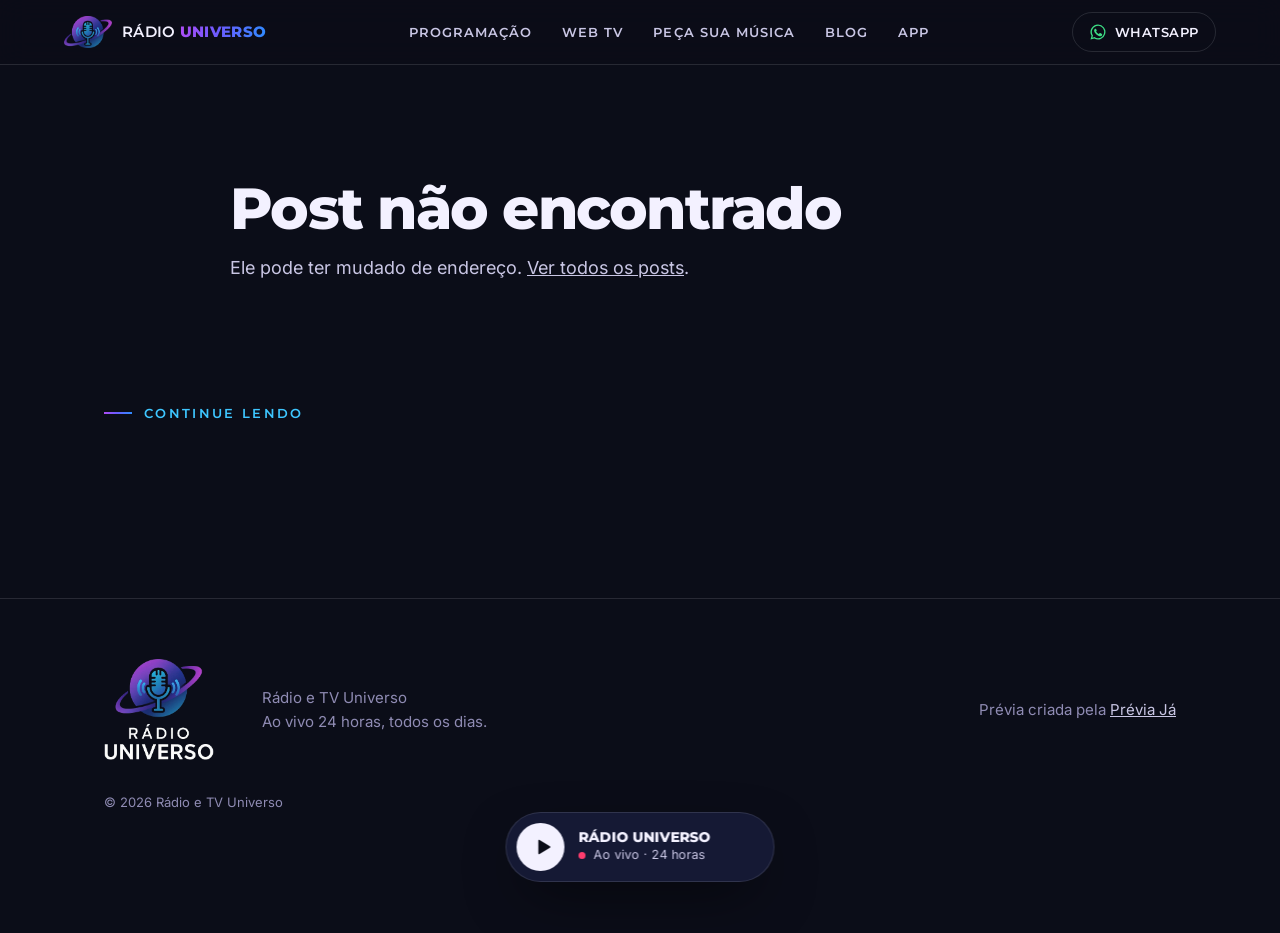
<file: p/radio-universo/post.html>
<!doctype html>
<html lang="pt-BR">
<head>
<meta charset="utf-8">
<meta name="viewport" content="width=device-width, initial-scale=1, viewport-fit=cover">
<title>Blog · Rádio e TV Universo</title>
<meta name="description" content="Blog da Rádio e TV Universo.">
<meta name="robots" content="noindex, nofollow">
<meta name="theme-color" content="#0B0D18">
<meta name="referrer" content="strict-origin-when-cross-origin">
<meta http-equiv="Content-Security-Policy" content="default-src 'self'; img-src 'self' data:; media-src https://stm17.voxhd.com.br:9444; frame-src 'none'; style-src 'self'; font-src 'self'; script-src 'self'; connect-src 'self'; base-uri 'self'; form-action 'none'; object-src 'none'">
<meta property="og:type" content="website">
<meta property="og:locale" content="pt_BR">
<meta property="og:title" content="Rádio e TV Universo · Estamos ao vivo">
<meta property="og:description" content="Música 24 horas, Web TV ao vivo e pedido de música pelo WhatsApp.">
<meta property="og:image" content="img/og.jpg">
<link rel="icon" href="img/favicon.png" type="image/png">
<link rel="apple-touch-icon" href="img/apple-touch-icon.png">
<link rel="preload" href="fonts/montserrat-latin-800-normal.woff2" as="font" type="font/woff2" crossorigin>
<link rel="stylesheet" href="styles.css?v=2">
<link rel="stylesheet" href="blog.css?v=1">
</head>
<body class="page">

<svg class="sprite" aria-hidden="true">
  <symbol id="i-play" viewBox="0 0 24 24"><path fill="currentColor" d="M7 4.5v15a1 1 0 0 0 1.5.86l12.4-7.5a1 1 0 0 0 0-1.72L8.5 3.64A1 1 0 0 0 7 4.5z"/></symbol>
  <symbol id="i-pause" viewBox="0 0 24 24"><path fill="currentColor" d="M6 4h4v16H6zM14 4h4v16h-4z"/></symbol>
  <symbol id="i-vol" viewBox="0 0 24 24"><path fill="currentColor" d="M4 9h4l5-4v14l-5-4H4z"/><path fill="none" stroke="currentColor" stroke-width="2" stroke-linecap="round" d="M16.5 8.5a5 5 0 0 1 0 7M19 6a8.5 8.5 0 0 1 0 12"/></symbol>
  <symbol id="i-mute" viewBox="0 0 24 24"><path fill="currentColor" d="M4 9h4l5-4v14l-5-4H4z"/><path fill="none" stroke="currentColor" stroke-width="2" stroke-linecap="round" d="M17 9l5 6m0-6l-5 6"/></symbol>
  <symbol id="i-wa" viewBox="0 0 24 24"><path fill="currentColor" d="M12 2a10 10 0 0 0-8.6 15.1L2 22l5-1.3A10 10 0 1 0 12 2zm0 18.2a8.2 8.2 0 0 1-4.2-1.2l-.3-.2-3 .8.8-2.9-.2-.3A8.2 8.2 0 1 1 12 20.2zm4.5-6.1c-.2-.1-1.5-.7-1.7-.8s-.4-.1-.6.1-.7.8-.8 1-.3.2-.5.1a6.7 6.7 0 0 1-3.3-2.9c-.3-.4.3-.4.7-1.3.1-.2 0-.3 0-.4l-.8-1.8c-.2-.5-.4-.4-.6-.4h-.5a1 1 0 0 0-.7.3 3 3 0 0 0-.9 2.2 5.2 5.2 0 0 0 1.1 2.7 11.8 11.8 0 0 0 4.5 4c1.7.7 2.3.8 3.2.6a2.7 2.7 0 0 0 1.8-1.3 2.2 2.2 0 0 0 .1-1.3c0-.1-.2-.2-.5-.3z"/></symbol>
  <symbol id="i-ig" viewBox="0 0 24 24"><rect x="3" y="3" width="18" height="18" rx="5" fill="none" stroke="currentColor" stroke-width="2"/><circle cx="12" cy="12" r="4.2" fill="none" stroke="currentColor" stroke-width="2"/><circle cx="17.4" cy="6.6" r="1.2" fill="currentColor"/></symbol>
  <symbol id="i-fb" viewBox="0 0 24 24"><path fill="currentColor" d="M14 8V6.2c0-.8.2-1.2 1.4-1.2H17V2h-2.6C11.6 2 10.6 3.4 10.6 5.8V8H8v3h2.6v11H14V11h2.7l.4-3z"/></symbol>
  <symbol id="i-yt" viewBox="0 0 24 24"><path fill="currentColor" d="M21.6 7.2a2.6 2.6 0 0 0-1.8-1.8C18.2 5 12 5 12 5s-6.2 0-7.8.4a2.6 2.6 0 0 0-1.8 1.8C2 8.8 2 12 2 12s0 3.2.4 4.8a2.6 2.6 0 0 0 1.8 1.8C5.8 19 12 19 12 19s6.2 0 7.8-.4a2.6 2.6 0 0 0 1.8-1.8c.4-1.6.4-4.8.4-4.8s0-3.2-.4-4.8zM10 15V9l5.2 3z"/></symbol>
  <symbol id="i-arrow" viewBox="0 0 24 24"><path fill="none" stroke="currentColor" stroke-width="2.2" stroke-linecap="round" stroke-linejoin="round" d="M5 12h14m-6-6 6 6-6 6"/></symbol>
  <symbol id="i-down" viewBox="0 0 24 24"><path fill="none" stroke="currentColor" stroke-width="2.2" stroke-linecap="round" stroke-linejoin="round" d="m6 9 6 6 6-6"/></symbol>
  <symbol id="i-note" viewBox="0 0 24 24"><path fill="currentColor" d="M9 18.5a3 3 0 1 1-2-2.83V5.5l12-2.5v12.5a3 3 0 1 1-2-2.83V7.4l-8 1.67z"/></symbol>
  <symbol id="i-radio" viewBox="0 0 24 24"><rect x="2.5" y="8" width="19" height="13" rx="3" fill="none" stroke="currentColor" stroke-width="2"/><path stroke="currentColor" stroke-width="2" stroke-linecap="round" d="M6 8 17 3"/><circle cx="15.5" cy="14.5" r="3" fill="none" stroke="currentColor" stroke-width="2"/><path stroke="currentColor" stroke-width="2" stroke-linecap="round" d="M6 12.5h4M6 16.5h4"/></symbol>
  <symbol id="i-tv" viewBox="0 0 24 24"><rect x="2.5" y="5" width="19" height="13" rx="2.5" fill="none" stroke="currentColor" stroke-width="2"/><path stroke="currentColor" stroke-width="2" stroke-linecap="round" d="M8 21h8M9 2l3 3 3-3"/><path fill="currentColor" d="M10 9v5l4.5-2.5z"/></symbol>
  <symbol id="i-phone" viewBox="0 0 24 24"><rect x="6" y="2" width="12" height="20" rx="3" fill="none" stroke="currentColor" stroke-width="2"/><path stroke="currentColor" stroke-width="2" stroke-linecap="round" d="M10.5 18.5h3"/></symbol>
</svg>

<a class="skip" href="#conteudo">Pular para o conteúdo</a>

<header class="nav is-solid" id="nav">
  <a class="nav__brand" href="index.html" aria-label="Rádio e TV Universo, início"><img src="img/logo-sym.webp" alt="" width="56" height="37"><span>Rádio <b>Universo</b></span></a>
  <nav class="nav__links" aria-label="Seções">
    <a href="index.html#programacao">Programação</a>
    <a href="index.html#webtv">Web TV</a>
    <a href="index.html#peca">Peça sua música</a>
    <a href="blog.html" aria-current="page">Blog</a>
    <a href="index.html#app">App</a>
  </nav>
  <a class="nav__wa" href="https://wa.me/5553981244723?text=Ol%C3%A1%2C%20R%C3%A1dio%20Universo!%20Vim%20pelo%20site." target="_blank" rel="noopener" aria-label="Falar com a rádio no WhatsApp"><svg><use href="#i-wa"/></svg><span>WhatsApp</span></a>
</header>

<main id="conteudo">
  <article class="sec"><div class="wrap post" id="post"></div></article>
  <section class="sec post-more">
    <div class="wrap">
      <p class="kicker">Continue lendo</p>
      <div class="posts" id="postMore"></div>
    </div>
  </section>
</main>

<footer class="foot">
  <div class="wrap foot__grid">
    <img src="img/logo-full.webp" alt="Rádio Universo" width="140" height="128" loading="lazy">
    <p>Rádio e TV Universo<br>Ao vivo 24 horas, todos os dias.</p>
    <p class="foot__credit">Prévia criada pela <a href="https://hctoliv.github.io/previaja/" target="_blank" rel="noopener">Prévia Já</a></p>
  </div>
  <p class="wrap foot__legal">© <span id="year">2026</span> Rádio e TV Universo</p>
</footer>

<div class="mini is-on" id="mini">
  <button class="mini__play" id="miniBtn" type="button" aria-label="Ouvir a rádio ao vivo"><svg class="i-play"><use href="#i-play"/></svg><svg class="i-pause"><use href="#i-pause"/></svg></button>
  <div class="mini__txt"><b>Rádio Universo</b><span><span class="dot"></span>Ao vivo · 24 horas</span></div>
  <div class="player__eq mini__eq" aria-hidden="true"><i></i><i></i><i></i><i></i><i></i></div>
  <audio id="audio" preload="none" data-stream="https://stm17.voxhd.com.br:9444/stream"></audio>
</div>

<script src="posts.js?v=1" defer></script>
<script src="blog.js?v=1" defer></script>
<script src="mini.js?v=1" defer></script>
</body>
</html>
</file>
<file: styles.css>
@font-face { font-family: "Bricolage"; src: url("fonts/bricolage-grotesque-latin-600-normal.woff2") format("woff2"); font-weight: 600; font-display: swap; }
@font-face { font-family: "Bricolage"; src: url("fonts/bricolage-grotesque-latin-800-normal.woff2") format("woff2"); font-weight: 800; font-display: swap; }
@font-face { font-family: "Inter"; src: url("fonts/inter-latin-400-normal.woff2") format("woff2"); font-weight: 400; font-display: swap; }
@font-face { font-family: "Inter"; src: url("fonts/inter-latin-600-normal.woff2") format("woff2"); font-weight: 600; font-display: swap; }

:root {
  --paper: #f5f1e8;
  --paper-2: #ebe5d8;
  --ink: #14110f;
  --ink-2: #2a2622;
  --muted: #5f574e;
  --or: #ff4f1a;
  --or-deep: #d93a0a;
  --yel: #ffd23f;
  --green: #0f3d2e;
  --line: rgba(20, 17, 15, .12);
  --pad: clamp(18px, 4.5vw, 64px);
  --wrap: 1200px;
  --display: "Bricolage", "Arial Black", system-ui, sans-serif;
}
*, *::before, *::after { box-sizing: border-box; }
html { -webkit-text-size-adjust: 100%; overflow-x: clip; scroll-behavior: smooth; }
body { margin: 0; background: var(--paper); color: var(--ink); font: 400 17px/1.6 "Inter", system-ui, sans-serif; overflow-x: clip; }
img { display: block; max-width: 100%; height: auto; }
a { color: inherit; }
button, input, select { font: inherit; }
.sprite { display: none; }
.wrap { max-width: var(--wrap); margin: 0 auto; padding: 0 var(--pad); }
.skip { position: absolute; left: -999px; top: 8px; z-index: 100; background: var(--ink); color: var(--paper); padding: 10px 16px; border-radius: 8px; }
.skip:focus { left: 8px; }
:focus-visible { outline: 3px solid var(--or); outline-offset: 3px; }
.muted { color: var(--muted); }

h1, h2, h3 { font-family: var(--display); font-weight: 800; letter-spacing: -.03em; margin: 0; }
h1 { font-size: clamp(42px, 6.4vw, 88px); line-height: .98; margin-bottom: 24px; }
h2 { font-size: clamp(34px, 4.6vw, 62px); line-height: 1; margin-bottom: 36px; max-width: 16ch; }
h1 em, h2 em { font-style: normal; color: var(--or); }
.kicker { display: inline-flex; align-items: center; gap: 10px; margin: 0 0 18px; font: 600 13px/1 "Inter"; letter-spacing: .12em; text-transform: uppercase; color: var(--or-deep); }
.kicker--light { color: var(--yel); }
.dot { width: 9px; height: 9px; border-radius: 50%; background: #20c063; box-shadow: 0 0 0 0 rgba(32, 192, 99, .5); animation: ping 2s infinite; }
@keyframes ping { 70% { box-shadow: 0 0 0 9px rgba(32, 192, 99, 0); } 100% { box-shadow: 0 0 0 0 rgba(32, 192, 99, 0); } }
.lead { font-size: clamp(17px, 1.4vw, 20px); color: var(--ink-2); max-width: 46ch; margin: 0 0 30px; }

.btn { display: inline-flex; align-items: center; justify-content: center; gap: 10px; min-height: 54px; padding: 14px 26px; border-radius: 14px; border: 2px solid var(--ink); background: var(--or); color: #fff; font: 600 16px/1 "Inter"; text-decoration: none; cursor: pointer; box-shadow: 4px 4px 0 var(--ink); transition: transform .15s, box-shadow .15s; }
.btn svg { width: 20px; height: 20px; flex: none; }
.btn:hover { transform: translate(-2px, -2px); box-shadow: 6px 6px 0 var(--ink); }
.btn:active { transform: translate(2px, 2px); box-shadow: 1px 1px 0 var(--ink); }
.btn--ghost { background: transparent; color: var(--ink); }
.btn--sm { min-height: 44px; padding: 10px 18px; font-size: 14.5px; box-shadow: 3px 3px 0 var(--ink); }
.btn--block { width: 100%; }

/* nav */
.nav { position: sticky; top: 0; z-index: 50; display: flex; align-items: center; gap: 28px; padding: 14px var(--pad); background: rgba(245, 241, 232, .88); backdrop-filter: blur(12px); -webkit-backdrop-filter: blur(12px); border-bottom: 1px solid transparent; transition: border-color .3s; }
.nav.is-solid { border-color: var(--line); }
.brand { display: inline-flex; align-items: center; gap: 10px; text-decoration: none; font: 800 23px/1 var(--display); letter-spacing: -.04em; }
.brand b { color: var(--or); }
.nav__links { display: flex; gap: 26px; margin-left: auto; }
.nav__links a { font-weight: 600; font-size: 15px; text-decoration: none; color: var(--ink-2); }
.nav__links a:hover { color: var(--or-deep); }

/* hero */
.hero { padding: clamp(40px, 7vw, 90px) 0 clamp(60px, 8vw, 110px); }
.hero__grid { display: grid; grid-template-columns: 1.05fr .95fr; gap: clamp(30px, 5vw, 70px); align-items: center; }
.hero__ctas { display: flex; flex-wrap: wrap; gap: 14px; margin-bottom: 26px; }
.hero__proof { list-style: none; margin: 0; padding: 0; display: flex; flex-wrap: wrap; gap: 8px 22px; font-weight: 600; font-size: 15px; }
.hero__proof li { display: flex; align-items: center; gap: 8px; }
.hero__proof svg { width: 18px; height: 18px; color: #1a9e55; }
.hero__demo { position: relative; padding: 10px 30px 60px 0; }
.browser { border: 2px solid var(--ink); border-radius: 16px; background: #fff; overflow: hidden; box-shadow: 10px 10px 0 var(--ink); transform: rotate(-1.2deg); }
.browser__bar { display: flex; align-items: center; gap: 7px; padding: 10px 12px; border-bottom: 2px solid var(--ink); background: var(--paper-2); }
.browser__bar i { width: 11px; height: 11px; border-radius: 50%; background: var(--or); }
.browser__bar i:nth-child(2) { background: var(--yel); }
.browser__bar i:nth-child(3) { background: #c9c1b3; }
.browser__url { flex: 1; margin-left: 8px; padding: 6px 12px; border-radius: 8px; background: #fff; border: 1.5px solid var(--line); font: 500 13px/1 ui-monospace, monospace; color: var(--muted); white-space: nowrap; overflow: hidden; }
.browser__url b { color: var(--ink); font-weight: 600; }
.caret { display: inline-block; width: 2px; height: 14px; margin-left: 1px; vertical-align: -2px; background: var(--or); animation: blink 1s steps(1) infinite; }
@keyframes blink { 50% { opacity: 0; } }
.browser__screen { position: relative; aspect-ratio: 16 / 10; background: var(--paper-2); }
.browser__screen img { position: absolute; inset: 0; width: 100%; height: 100%; object-fit: cover; object-position: top; opacity: 0; transition: opacity .7s; }
.browser__screen img.on { opacity: 1; }
.phone { position: absolute; right: 0; bottom: 0; width: 30%; max-width: 170px; border: 2px solid var(--ink); border-radius: 22px; padding: 6px; background: var(--ink); box-shadow: 6px 6px 0 var(--or); transform: rotate(3deg); }
.phone img { border-radius: 16px; width: 100%; aspect-ratio: 390 / 844; object-fit: cover; object-position: top; transition: opacity .5s; }
.bubble { position: absolute; left: -16px; bottom: 18px; display: flex; align-items: center; gap: 10px; padding: 12px 16px; border-radius: 16px 16px 16px 4px; background: #dcf8c6; border: 2px solid var(--ink); box-shadow: 4px 4px 0 var(--ink); max-width: 250px; animation: pop 6s ease-in-out infinite; }
.bubble svg { width: 26px; height: 26px; color: #1a9e55; flex: none; }
.bubble span { display: grid; line-height: 1.25; font-size: 14px; }
.bubble small { color: var(--ink-2); font-size: 13px; }
@keyframes pop { 0%, 8% { transform: scale(.6); opacity: 0; } 14%, 85% { transform: none; opacity: 1; } 95%, 100% { transform: scale(.9); opacity: 0; } }

/* faixa */
.marquee { overflow: hidden; background: var(--ink); color: var(--paper); border-block: 2px solid var(--ink); }
.marquee__track { display: flex; width: max-content; animation: marq 38s linear infinite; }
.marquee span { padding: 16px 22px; font: 800 clamp(20px, 2.2vw, 28px)/1 var(--display); letter-spacing: -.02em; white-space: nowrap; }
.marquee span:nth-child(3n+1) { color: var(--yel); }
.marquee span::after { content: "✦"; margin-left: 44px; color: var(--or); font-size: .7em; vertical-align: middle; }
@keyframes marq { to { transform: translateX(-50%); } }

/* seções */
.sec { padding: clamp(80px, 10vw, 130px) 0; }
.steps { list-style: none; margin: 0; padding: 0; display: grid; grid-template-columns: repeat(3, 1fr); gap: 20px; }
.step { position: relative; padding: 30px 26px 28px; border: 2px solid var(--ink); border-radius: 20px; background: #fff; box-shadow: 6px 6px 0 var(--ink); }
.step:nth-child(2) { background: var(--yel); }
.step:nth-child(3) { background: var(--or); color: #fff; }
.step__n { display: grid; place-items: center; width: 52px; height: 52px; margin-bottom: 22px; border-radius: 50%; border: 2px solid currentColor; font: 800 24px/1 var(--display); }
.step h3 { font-size: 28px; margin-bottom: 8px; }
.step p { margin: 0; font-size: 16.5px; }

.ex { background: var(--green); color: var(--paper); overflow: hidden; }
.ex .kicker { color: var(--yel); }
.ex__head { display: flex; flex-wrap: wrap; align-items: end; justify-content: space-between; gap: 10px 40px; }
.ex .muted { color: rgba(245, 241, 232, .75); max-width: 32ch; margin: 0 0 36px; }
.ex__track { display: flex; gap: 22px; overflow-x: auto; scroll-snap-type: x mandatory; padding: 6px var(--pad) 24px; scrollbar-width: none; }
.ex__track::-webkit-scrollbar { display: none; }
.ex__card { flex: none; width: min(78vw, 560px); scroll-snap-align: start; text-decoration: none; border: 2px solid var(--ink); border-radius: 18px; overflow: hidden; background: var(--paper); color: var(--ink); box-shadow: 8px 8px 0 var(--ink); transition: transform .25s; }
.ex__card:hover { transform: translateY(-6px); }
.ex__card img { width: 100%; aspect-ratio: 16 / 10; object-fit: cover; object-position: top; border-bottom: 2px solid var(--ink); }
.ex__card span { display: grid; padding: 16px 20px; font-size: 14.5px; color: var(--muted); }
.ex__card b { font: 800 21px/1.2 var(--display); color: var(--ink); letter-spacing: -.02em; }

.feat__grid { display: grid; grid-template-columns: .9fr 1.1fr; gap: clamp(30px, 5vw, 80px); align-items: start; }
.feat__list { list-style: none; margin: 0; padding: 0; display: grid; grid-template-columns: 1fr 1fr; gap: 16px; }
.feat__list li { padding: 22px; border-radius: 18px; background: #fff; border: 1.5px solid var(--line); color: var(--muted); font-size: 15.5px; }
.feat__list b { display: block; margin-bottom: 6px; font: 800 19px/1.2 var(--display); color: var(--ink); letter-spacing: -.02em; }

.price { background: var(--paper-2); }
.plans { display: grid; grid-template-columns: repeat(3, 1fr); gap: 22px; align-items: stretch; }
.plan { position: relative; display: flex; flex-direction: column; padding: 30px 26px; border: 2px solid var(--ink); border-radius: 22px; background: #fff; box-shadow: 6px 6px 0 var(--ink); }
.plan--hot { background: var(--ink); color: var(--paper); box-shadow: 8px 8px 0 var(--or); }
.plan__tag { position: absolute; top: -15px; left: 24px; padding: 6px 12px; border-radius: 999px; background: var(--yel); color: var(--ink); border: 2px solid var(--ink); font: 600 12.5px/1 "Inter"; text-transform: uppercase; letter-spacing: .08em; }
.plan h3 { font-size: 24px; margin-bottom: 10px; }
.plan__price { margin: 0; font: 800 56px/1 var(--display); letter-spacing: -.04em; }
.plan__price small { font-size: 22px; margin-right: 4px; }
.plan__price small:last-child { margin: 0 0 0 4px; font-size: 18px; color: var(--muted); }
.plan--hot .plan__price small:last-child { color: rgba(245, 241, 232, .7); }
.plan__alt { margin: 6px 0 20px; font-size: 14.5px; color: var(--muted); }
.plan--hot .plan__alt { color: rgba(245, 241, 232, .7); }
.plan ul { list-style: none; margin: 0 0 26px; padding: 0; display: grid; gap: 10px; flex: 1; }
.plan li { position: relative; padding-left: 28px; font-size: 15.5px; }
.plan li::before { content: ""; position: absolute; left: 0; top: 4px; width: 18px; height: 18px; border-radius: 50%; background: var(--or) url("data:image/svg+xml,%3Csvg xmlns='http://www.w3.org/2000/svg' viewBox='0 0 24 24'%3E%3Cpath fill='none' stroke='white' stroke-width='3.2' stroke-linecap='round' stroke-linejoin='round' d='m6 12.5 4 4L18 8'/%3E%3C/svg%3E") center / 13px no-repeat; }
.plan--hot .btn { background: var(--or); border-color: var(--paper); box-shadow: 4px 4px 0 var(--paper); }
.note { margin: 26px 0 0; font-size: 14.5px; color: var(--muted); }

.table-wrap { overflow-x: auto; border: 2px solid var(--ink); border-radius: 18px; background: #fff; box-shadow: 6px 6px 0 var(--ink); }
.cmp { width: 100%; border-collapse: collapse; min-width: 620px; font-size: 15.5px; }
.cmp th, .cmp td { padding: 16px 18px; text-align: left; border-bottom: 1px solid var(--line); }
.cmp thead th { font: 800 17px/1.2 var(--display); letter-spacing: -.02em; }
.cmp tbody tr:last-child > * { border-bottom: 0; }
.cmp tbody th { font-weight: 600; }
.cmp .us { background: #fff3e6; font-weight: 600; }
.cmp thead .us { background: var(--or); color: #fff; }
.cmp svg { width: 22px; height: 22px; color: #1a9e55; }
.cmp svg.no { color: #c0392b; }

.faq__grid { display: grid; grid-template-columns: .8fr 1.2fr; gap: clamp(30px, 5vw, 80px); align-items: start; }
.faq__list { display: grid; gap: 12px; }
.faq details { border: 2px solid var(--ink); border-radius: 16px; background: #fff; }
.faq summary { cursor: pointer; list-style: none; padding: 18px 54px 18px 20px; position: relative; font: 800 18px/1.3 var(--display); letter-spacing: -.02em; }
.faq summary::-webkit-details-marker { display: none; }
.faq summary::after { content: "+"; position: absolute; right: 18px; top: 50%; transform: translateY(-50%); width: 28px; height: 28px; display: grid; place-items: center; border-radius: 50%; background: var(--yel); font: 600 20px/1 "Inter"; transition: transform .2s; }
.faq details[open] summary::after { transform: translateY(-50%) rotate(45deg); }
.faq details p { margin: 0; padding: 0 20px 18px; color: var(--muted); }

.ask { background: var(--ink); color: var(--paper); }
.ask .lead { color: rgba(245, 241, 232, .8); }
.ask__grid { display: grid; grid-template-columns: 1fr 1fr; gap: clamp(30px, 5vw, 80px); align-items: center; }
.form { display: grid; gap: 16px; padding: clamp(22px, 3vw, 34px); border-radius: 22px; background: var(--paper); color: var(--ink); border: 2px solid var(--paper); box-shadow: 8px 8px 0 var(--or); }
.form label { display: grid; gap: 7px; }
.form label span { font-weight: 600; font-size: 14.5px; }
.form label i { font-style: normal; color: var(--muted); font-weight: 400; }
.form input, .form select { width: 100%; min-height: 50px; padding: 12px 14px; border-radius: 12px; border: 2px solid var(--ink); background: #fff; color: var(--ink); font-size: 16px; }
.form input:focus, .form select:focus { outline: none; border-color: var(--or); box-shadow: 0 0 0 3px rgba(255, 79, 26, .25); }
.form input[aria-invalid="true"] { border-color: #c0392b; }
.form__err { margin: 0; color: #c0392b; font-weight: 600; font-size: 14.5px; }
.form__safe { margin: 0; text-align: center; font-size: 14px; color: var(--muted); }
.form .btn { background: #1fa855; }

.foot { padding: 50px 0 30px; background: var(--ink); color: rgba(245, 241, 232, .75); border-top: 1px solid rgba(245, 241, 232, .12); font-size: 15px; }
.foot__grid { display: grid; grid-template-columns: auto 1fr 1fr; gap: 20px 50px; align-items: start; }
.foot__grid p { margin: 0; }
.brand--light { color: var(--paper); }
.foot__ag a { color: var(--yel); }
.foot__legal { margin-top: 30px; font-size: 13px; color: rgba(245, 241, 232, .5); }

.wa-float { position: fixed; right: 18px; bottom: 18px; z-index: 60; width: 60px; height: 60px; border-radius: 50%; display: grid; place-items: center; background: #1fa855; color: #fff; border: 2px solid var(--ink); box-shadow: 4px 4px 0 var(--ink); }
.wa-float svg { width: 30px; height: 30px; }

.rv { opacity: 0; transform: translateY(28px); transition: opacity .7s ease, transform .7s cubic-bezier(.2, .8, .2, 1); }
.rv.is-in { opacity: 1; transform: none; }

@media (max-width: 960px) {
  .nav__links { display: none; }
  .nav .btn { margin-left: auto; }
  .hero__grid, .feat__grid, .faq__grid, .ask__grid { grid-template-columns: 1fr; }
  .hero__demo { padding: 0 18px 50px 0; }
  .steps, .plans { grid-template-columns: 1fr; }
  .plans { gap: 30px; }
  .feat__list { grid-template-columns: 1fr; }
  .foot__grid { grid-template-columns: 1fr; }
}
@media (max-width: 520px) {
  body { font-size: 16.5px; }
  .brand { font-size: 20px; }
  .nav { gap: 12px; }
  .nav .btn { padding: 10px 14px; font-size: 13.5px; }
  .hero__ctas .btn { width: 100%; }
  .bubble { left: 0; max-width: 210px; }
  .phone { width: 34%; }
}
@media (prefers-reduced-motion: reduce) {
  *, *::before, *::after { animation: none !important; transition: none !important; }
  .rv { opacity: 1; transform: none; }
}

/* política de privacidade */
.legal { padding: clamp(40px, 7vw, 80px) 0 clamp(60px, 9vw, 110px); }
.legal__wrap { max-width: 820px; }
.legal h1 { font-size: clamp(38px, 6vw, 64px); line-height: 1; margin: 0 0 12px; }
.legal__meta { margin: 0 0 28px; color: var(--muted); font-size: 15px; }
.legal .lead { max-width: none; }
.legal section { padding-top: 34px; scroll-margin-top: 80px; }
.legal h2 { font-size: clamp(24px, 3vw, 30px); line-height: 1.15; margin: 0 0 14px; max-width: none; }
.legal h3 { font: 600 18px/1.3 "Inter"; margin: 22px 0 8px; }
.legal p, .legal li { font-size: 17px; line-height: 1.65; color: var(--ink-2); }
.legal p { margin: 0 0 14px; }
.legal ul, .legal ol { margin: 0 0 14px; padding-left: 22px; }
.legal li { margin: 0 0 8px; }
.legal a { color: var(--or-deep); text-underline-offset: 3px; }
.legal .btn { color: #fff; text-decoration: none; margin-top: 6px; }
.legal__toc { margin: 8px 0 10px; padding: 22px 26px; background: var(--paper-2); border-radius: 18px; }
.legal__toc b { display: block; font: 600 13px/1 "Inter"; letter-spacing: .12em; text-transform: uppercase; color: var(--muted); margin-bottom: 12px; }
.legal__toc ol { columns: 2; column-gap: 32px; margin: 0; }
.legal__toc li { font-size: 15px; margin: 0 0 6px; break-inside: avoid; }
.legal__table { overflow-x: auto; margin: 6px 0 14px; border: 1px solid var(--line); border-radius: 14px; }
.legal table { width: 100%; border-collapse: collapse; font-size: 15.5px; }
.legal th, .legal td { text-align: left; vertical-align: top; padding: 14px 16px; border-bottom: 1px solid var(--line); line-height: 1.5; }
.legal th { background: var(--paper-2); font-weight: 600; }
.legal tr:last-child td { border-bottom: 0; }
.legal__cols { columns: 2; column-gap: 32px; }
.legal__cols li { break-inside: avoid; }
.legal__contact { margin-top: 30px; padding: 28px 28px 30px !important; background: var(--ink); border-radius: 22px; }
.legal__contact h2, .legal__contact p { color: var(--paper); }
.legal__contact svg { width: 22px; height: 22px; }
.foot__link { color: var(--yel); }
@media (max-width: 640px) {
  .legal__toc ol, .legal__cols { columns: 1; }
  .legal th, .legal td { padding: 12px; }
}
</file>
<file: p/radio-universo/styles.css>
@font-face { font-family: "Mont"; src: url("fonts/montserrat-latin-800-normal.woff2") format("woff2"); font-weight: 800; font-display: swap; }
@font-face { font-family: "Mont"; src: url("fonts/montserrat-latin-600-normal.woff2") format("woff2"); font-weight: 600; font-display: swap; }
@font-face { font-family: "Inter"; src: url("fonts/inter-latin-400-normal.woff2") format("woff2"); font-weight: 400; font-display: swap; }
@font-face { font-family: "Inter"; src: url("fonts/inter-latin-500-normal.woff2") format("woff2"); font-weight: 500; font-display: swap; }

:root {
  --bg: #0b0d18;
  --bg-2: #11142a;
  --bg-3: #171b38;
  --ink: #f3f1ff;
  --ink-2: #c9c6e4;
  --muted: #8f8bb3;
  --line: rgba(243, 241, 255, .12);
  --vio: #9b4dff;
  --mag: #c04cf0;
  --blue: #2f8cff;
  --cyan: #3ec6ff;
  --grad: linear-gradient(100deg, #b04cf5 0%, #6b5cff 45%, #2f8cff 100%);
  --wrap: 1200px;
  --pad: clamp(20px, 5vw, 64px);
  --ease: cubic-bezier(.2, .7, .2, 1);
}

* { box-sizing: border-box; }
html { -webkit-text-size-adjust: 100%; scroll-behavior: smooth; }
body { margin: 0; background: var(--bg); color: var(--ink); font: 400 17px/1.6 "Inter", system-ui, sans-serif; -webkit-font-smoothing: antialiased; overflow-x: hidden; }
img { max-width: 100%; height: auto; display: block; }
a { color: inherit; }
button, input, textarea { font: inherit; color: inherit; }
.sprite { display: none; }
svg { width: 1em; height: 1em; }
.skip { position: absolute; left: -9999px; top: 8px; z-index: 200; background: var(--ink); color: var(--bg); padding: 10px 16px; border-radius: 8px; }
.skip:focus { left: 8px; }
:focus-visible { outline: 3px solid var(--cyan); outline-offset: 3px; border-radius: 6px; }
.wrap { max-width: var(--wrap); margin: 0 auto; padding: 0 var(--pad); }
.dot { display: inline-block; width: 9px; height: 9px; border-radius: 50%; background: #ff3d6e; box-shadow: 0 0 0 0 rgba(255, 61, 110, .7); animation: pulse 1.8s infinite; flex: none; }
@keyframes pulse { 0% { box-shadow: 0 0 0 0 rgba(255, 61, 110, .6); } 70% { box-shadow: 0 0 0 10px rgba(255, 61, 110, 0); } 100% { box-shadow: 0 0 0 0 rgba(255, 61, 110, 0); } }

/* NAV */
.nav { position: fixed; inset: 0 0 auto; z-index: 60; display: flex; align-items: center; gap: 28px; padding: 18px var(--pad); transition: background .35s, padding .35s, border-color .35s; border-bottom: 1px solid transparent; }
.nav.is-solid { background: rgba(11, 13, 24, .82); backdrop-filter: blur(14px); -webkit-backdrop-filter: blur(14px); border-color: var(--line); padding-top: 12px; padding-bottom: 12px; }
.nav__brand { display: flex; align-items: center; gap: 10px; text-decoration: none; font: 600 15px/1 "Mont"; letter-spacing: .02em; text-transform: uppercase; }
.nav__brand img { width: 48px; height: auto; }
.nav__brand b { font-weight: 800; background: var(--grad); -webkit-background-clip: text; background-clip: text; color: transparent; }
.nav__links { display: flex; gap: 30px; margin: 0 auto; }
.nav__links a { font: 600 13px/1 "Mont"; letter-spacing: .08em; text-transform: uppercase; text-decoration: none; color: var(--ink-2); transition: color .2s; }
.nav__links a:hover { color: var(--ink); }
.nav__wa { display: inline-flex; align-items: center; gap: 8px; padding: 10px 16px; border-radius: 999px; border: 1px solid var(--line); text-decoration: none; font: 600 13px/1 "Mont"; letter-spacing: .04em; text-transform: uppercase; transition: background .2s, border-color .2s; }
.nav__wa:hover { background: rgba(255, 255, 255, .06); border-color: rgba(255, 255, 255, .3); }
.nav__wa svg { width: 18px; height: 18px; color: #3ddc84; }

/* HERO */
.hero { position: relative; min-height: 100vh; min-height: 100svh; display: flex; flex-direction: column; justify-content: flex-end; padding: 120px var(--pad) 40px; overflow: hidden; isolation: isolate; }
.hero__space { position: absolute; inset: 0; width: 100%; height: 100%; z-index: -1; }
.hero::after { content: ""; position: absolute; inset: 0; z-index: -1; pointer-events: none; background: linear-gradient(90deg, rgba(11, 13, 24, .92) 0%, rgba(11, 13, 24, .55) 45%, rgba(11, 13, 24, 0) 75%), linear-gradient(0deg, rgba(11, 13, 24, .95) 0%, rgba(11, 13, 24, 0) 35%); }
.hero__inner { max-width: var(--wrap); width: 100%; margin: 0 auto; }
.hero__live { display: inline-flex; align-items: center; gap: 10px; margin: 0 0 22px; font: 600 13px/1 "Mont"; letter-spacing: .16em; text-transform: uppercase; color: var(--ink-2); }
.hero__title { margin: 0; font: 800 clamp(64px, 11.5vw, 168px)/.9 "Mont"; letter-spacing: -.035em; text-transform: uppercase; }
.hero__title .ln { display: block; overflow: hidden; padding-bottom: .04em; }
.hero__title .ln > span { display: inline-block; transform: translateY(105%); animation: rise 1.1s var(--ease) forwards; }
.hero__title .ln:nth-child(2) > span { animation-delay: .12s; background: var(--grad); -webkit-background-clip: text; background-clip: text; color: transparent; }
@keyframes rise { to { transform: none; } }
.hero__now { margin: clamp(28px, 5vh, 56px) 0 clamp(28px, 4vh, 44px); opacity: 0; animation: fade .9s .45s var(--ease) forwards; }
@keyframes fade { from { opacity: 0; transform: translateY(12px); } to { opacity: 1; transform: none; } }
.hero__prog { margin: 0; font: 800 clamp(24px, 3vw, 38px)/1.1 "Mont"; text-transform: uppercase; letter-spacing: -.01em; }
.hero__meta { margin: 6px 0 0; color: var(--ink-2); font-size: 16px; }

/* PLAYER */
.player { max-width: var(--wrap); width: 100%; margin: 0 auto; display: grid; grid-template-columns: auto 1fr auto auto; align-items: center; gap: clamp(16px, 3vw, 40px); opacity: 0; animation: fade .9s .6s var(--ease) forwards; position: relative; }
.player__play { width: 76px; height: 76px; border-radius: 50%; border: 0; background: var(--ink); color: var(--bg); display: grid; place-items: center; cursor: pointer; position: relative; transition: transform .2s var(--ease); }
.player__play::before { content: ""; position: absolute; inset: -6px; border-radius: 50%; background: var(--grad); z-index: -1; opacity: .9; filter: blur(14px); transition: opacity .3s; }
.player__play:hover { transform: scale(1.06); }
.player__play svg { width: 30px; height: 30px; }
.player__play .i-play { margin-left: 4px; }
.i-pause, .is-playing .i-play, .is-playing > .i-play { display: none; }
.is-playing .i-pause { display: block; }
.player__track { position: relative; height: 40px; display: flex; align-items: center; }
.player__line { width: 100%; height: 3px; border-radius: 3px; background: var(--line); overflow: hidden; position: relative; }
.player__line span { position: absolute; inset: 0; background: var(--grad); transform-origin: left; transform: scaleX(.18); transition: transform .6s var(--ease); }
.is-playing .player__line span { animation: livebar 6s linear infinite; }
@keyframes livebar { 0% { transform: scaleX(.86); } 50% { transform: scaleX(.93); } 100% { transform: scaleX(.86); } }
.player__eq { position: absolute; right: 0; bottom: 26px; display: flex; gap: 3px; align-items: flex-end; height: 18px; opacity: 0; transition: opacity .3s; }
.player__eq i { width: 3px; height: 100%; border-radius: 2px; background: var(--cyan); transform-origin: bottom; transform: scaleY(.2); }
.is-playing .player__eq { opacity: 1; }
.is-playing .player__eq i { animation: eq .9s ease-in-out infinite alternate; }
.player__eq i:nth-child(2) { animation-delay: -.3s !important; }
.player__eq i:nth-child(3) { animation-delay: -.6s !important; }
.player__eq i:nth-child(4) { animation-delay: -.15s !important; }
.player__eq i:nth-child(5) { animation-delay: -.45s !important; }
@keyframes eq { from { transform: scaleY(.2); } to { transform: scaleY(1); } }
.player__live { display: inline-flex; align-items: center; gap: 10px; margin: 0; font: 600 14px/1 "Mont"; letter-spacing: .14em; }
.player__vol { display: flex; align-items: center; gap: 14px; }
.player__mute { background: none; border: 0; padding: 4px; cursor: pointer; display: grid; place-items: center; }
.player__mute svg { width: 26px; height: 26px; }
.player__mute .i-mute, .is-muted .i-vol { display: none; }
.is-muted .i-mute { display: block; }
.player__range { -webkit-appearance: none; appearance: none; width: 110px; height: 3px; border-radius: 3px; background: linear-gradient(90deg, var(--ink) var(--v, 80%), var(--line) var(--v, 80%)); cursor: pointer; }
.player__range::-webkit-slider-thumb { -webkit-appearance: none; width: 14px; height: 14px; border-radius: 50%; background: var(--ink); border: 0; }
.player__range::-moz-range-thumb { width: 14px; height: 14px; border-radius: 50%; background: var(--ink); border: 0; }
.player__msg { position: absolute; left: 0; top: calc(100% + 10px); margin: 0; font-size: 14px; color: var(--ink-2); }
.hero__scroll { position: absolute; left: 50%; bottom: 10px; transform: translateX(-50%); display: flex; flex-direction: column; align-items: center; gap: 2px; font: 600 11px/1 "Mont"; letter-spacing: .2em; text-transform: uppercase; text-decoration: none; color: var(--muted); }
.hero__scroll svg { width: 16px; height: 16px; animation: bob 1.6s ease-in-out infinite; }
@keyframes bob { 50% { transform: translateY(4px); } }

/* TICKER */
.ticker { border-block: 1px solid var(--line); overflow: hidden; background: var(--bg-2); }
.ticker__track { display: flex; width: max-content; gap: 34px; padding: 22px 0; animation: tick 38s linear infinite; font: 800 clamp(20px, 2.4vw, 30px)/1 "Mont"; text-transform: uppercase; letter-spacing: -.01em; white-space: nowrap; }
.ticker__track i { font-style: normal; background: var(--grad); -webkit-background-clip: text; background-clip: text; color: transparent; }
@keyframes tick { to { transform: translateX(-50%); } }

/* SECTIONS */
.sec { padding: clamp(84px, 11vw, 150px) 0; position: relative; }
.kicker { display: inline-flex; align-items: center; gap: 12px; margin: 0 0 18px; font: 600 13px/1 "Mont"; letter-spacing: .18em; text-transform: uppercase; color: var(--cyan); }
.kicker::before { content: ""; width: 28px; height: 2px; background: var(--grad); }
.h2 { margin: 0 0 22px; font: 800 clamp(40px, 6vw, 84px)/.95 "Mont"; letter-spacing: -.035em; text-transform: uppercase; }
.h2 em { font-style: normal; background: var(--grad); -webkit-background-clip: text; background-clip: text; color: transparent; }
.lead { max-width: 52ch; margin: 0 0 32px; color: var(--ink-2); font-size: clamp(17px, 1.4vw, 19px); }
.rv { opacity: 0; transform: translateY(26px); transition: opacity .9s var(--ease), transform .9s var(--ease); }
.rv.is-in { opacity: 1; transform: none; }

/* PROGRAMAÇÃO */
.slots { list-style: none; margin: 56px 0 0; padding: 0; border-top: 1px solid var(--line); }
.slot { position: relative; display: grid; grid-template-columns: 170px 1fr auto; align-items: center; gap: 10px 30px; padding: 30px 0; border-bottom: 1px solid var(--line); transition: padding .4s var(--ease); }
.slot__time { font: 600 15px/1.3 "Mont"; letter-spacing: .06em; color: var(--muted); display: flex; flex-direction: column; }
.slot__time em { font-style: normal; opacity: .7; }
.slot__name { font: 800 clamp(26px, 4vw, 52px)/1 "Mont"; text-transform: uppercase; letter-spacing: -.03em; color: rgba(243, 241, 255, .38); transition: color .4s; }
.slot__host { color: var(--muted); font-size: 15px; }
.slot__bar { grid-column: 2 / 4; height: 3px; border-radius: 3px; background: var(--line); overflow: hidden; display: none; }
.slot__bar span { display: block; height: 100%; width: var(--p, 0%); background: var(--grad); }
.slot__tag { position: absolute; right: 0; top: 18px; display: none; align-items: center; gap: 8px; font: 600 12px/1 "Mont"; letter-spacing: .14em; text-transform: uppercase; padding: 8px 12px; border-radius: 999px; background: rgba(255, 61, 110, .14); color: #ff8aa8; }
.slot__tag::before { content: ""; width: 7px; height: 7px; border-radius: 50%; background: #ff3d6e; }
.slot.is-now { padding: 40px 0; }
.slot.is-now .slot__name { color: var(--ink); }
.slot.is-now .slot__time { color: var(--ink); }
.slot.is-now .slot__bar { display: block; }
.slot.is-now .slot__tag { display: inline-flex; }
.slot:hover .slot__name { color: var(--ink); }

/* WEB TV */
.tv { background: radial-gradient(1000px 520px at 85% 50%, rgba(107, 92, 255, .22), transparent 70%), var(--bg-2); }
.tv__grid { display: grid; grid-template-columns: .85fr 1.15fr; gap: clamp(36px, 6vw, 80px); align-items: center; }
.tv__screen { position: relative; aspect-ratio: 16 / 9; border-radius: 22px; overflow: hidden; background: #070812; border: 1px solid var(--line); box-shadow: 0 40px 120px -40px rgba(47, 140, 255, .45); }
.tv__screen iframe { position: absolute; inset: 0; width: 100%; height: 100%; border: 0; }
.tv__poster { position: absolute; inset: 0; width: 100%; border: 0; padding: 0; cursor: pointer; background: radial-gradient(circle at 50% 45%, #1b1f45, #070812 70%); display: grid; place-items: center; }
.tv__poster img { width: 38%; opacity: .35; filter: saturate(1.2); transition: opacity .4s, transform .6s var(--ease); }
.tv__poster:hover img { opacity: .5; transform: scale(1.04); }
.tv__play { position: absolute; width: 84px; height: 84px; border-radius: 50%; background: var(--ink); color: var(--bg); display: grid; place-items: center; box-shadow: 0 0 0 12px rgba(243, 241, 255, .1); transition: transform .3s var(--ease); }
.tv__play svg { width: 30px; height: 30px; margin-left: 4px; }
.tv__poster:hover .tv__play { transform: scale(1.08); }
.tv__label { position: absolute; left: 20px; bottom: 18px; display: inline-flex; align-items: center; gap: 10px; font: 600 13px/1 "Mont"; letter-spacing: .14em; text-transform: uppercase; }
.link { display: inline-flex; align-items: center; gap: 10px; font: 600 14px/1 "Mont"; letter-spacing: .06em; text-transform: uppercase; text-decoration: none; padding-bottom: 6px; border-bottom: 2px solid transparent; border-image: var(--grad) 1; }
.link svg { width: 20px; height: 20px; }
.link .ar { width: 16px; height: 16px; transition: transform .25s; }
.link:hover .ar { transform: translateX(4px); }

/* MAIS PEDIDAS */
.chart { list-style: none; margin: 56px 0 0; padding: 0; display: grid; grid-template-columns: 1fr 1fr; gap: 0 60px; counter-reset: c; }
.chart li { display: grid; grid-template-columns: 100px 1fr; grid-template-rows: auto auto; align-items: baseline; padding: 26px 0; border-bottom: 1px solid var(--line); }
.chart__n { grid-row: 1 / 3; font: 800 54px/1 "Mont"; letter-spacing: -.04em; color: transparent; -webkit-text-stroke: 1.5px rgba(243, 241, 255, .35); transition: color .3s, -webkit-text-stroke-color .3s; }
.chart li:first-child .chart__n, .chart li:hover .chart__n { color: transparent; -webkit-text-stroke-color: transparent; background: var(--grad); -webkit-background-clip: text; background-clip: text; }
.chart__song { font: 800 clamp(20px, 2.2vw, 26px)/1.15 "Mont"; text-transform: uppercase; letter-spacing: -.01em; }
.chart__art { color: var(--muted); font-size: 15px; margin-top: 4px; }

/* PEÇA */
.ask { background: radial-gradient(900px 600px at 10% 20%, rgba(192, 76, 240, .18), transparent 70%); }
.ask__grid { display: grid; grid-template-columns: 1fr 1fr; gap: clamp(36px, 6vw, 90px); align-items: start; }
.form { display: grid; gap: 18px; padding: clamp(24px, 3vw, 36px); border-radius: 24px; background: var(--bg-2); border: 1px solid var(--line); }
.form label { display: grid; gap: 8px; }
.form label > span { font: 600 13px/1 "Mont"; letter-spacing: .08em; text-transform: uppercase; color: var(--ink-2); }
.form label i { font-style: normal; color: var(--muted); text-transform: none; letter-spacing: 0; font-family: "Inter"; }
.form input, .form textarea { width: 100%; padding: 15px 16px; border-radius: 14px; border: 1px solid var(--line); background: var(--bg); color: var(--ink); font-size: 16px; resize: vertical; transition: border-color .2s; }
.form input::placeholder, .form textarea::placeholder { color: #6e6a92; }
.form input:focus, .form textarea:focus { outline: none; border-color: var(--vio); }
.form [aria-invalid] { border-color: #ff3d6e; }
.form__err { margin: 0; color: #ff8aa8; font-size: 14px; }
.btn { display: inline-flex; align-items: center; justify-content: center; gap: 10px; min-height: 56px; padding: 0 26px; border-radius: 999px; border: 0; background: var(--grad); color: #fff; font: 600 15px/1 "Mont"; letter-spacing: .04em; text-transform: uppercase; text-decoration: none; cursor: pointer; transition: transform .2s var(--ease), box-shadow .2s; box-shadow: 0 14px 40px -14px rgba(107, 92, 255, .8); }
.btn:hover { transform: translateY(-2px); }
.btn svg { width: 20px; height: 20px; }
.btn--ghost { background: transparent; border: 1px solid var(--line); box-shadow: none; }
.btn--ghost:hover { border-color: rgba(255, 255, 255, .35); background: rgba(255, 255, 255, .04); }

/* APP + REDES */
.app__grid { display: grid; grid-template-columns: 1fr 1fr; gap: clamp(36px, 6vw, 90px); align-items: center; }
.app__btns { display: flex; flex-wrap: wrap; gap: 12px; }
.social { list-style: none; margin: 0; padding: 0; border-top: 1px solid var(--line); }
.social a { display: grid; grid-template-columns: 44px 1fr auto; align-items: center; gap: 18px; padding: 22px 6px; border-bottom: 1px solid var(--line); text-decoration: none; transition: background .25s, padding .3s var(--ease); }
.social a:hover { background: rgba(255, 255, 255, .03); padding-left: 14px; }
.social a > svg:first-child { width: 28px; height: 28px; color: var(--cyan); }
.social span { display: grid; color: var(--muted); font-size: 15px; }
.social b { font: 800 20px/1.2 "Mont"; text-transform: uppercase; color: var(--ink); letter-spacing: -.01em; }
.social .ar { width: 18px; height: 18px; color: var(--muted); transition: transform .25s, color .25s; }
.social a:hover .ar { transform: translateX(4px); color: var(--ink); }

/* FOOTER */
.foot { padding: 60px 0 110px; border-top: 1px solid var(--line); color: var(--muted); font-size: 15px; }
.foot__grid { display: grid; grid-template-columns: auto 1fr auto; gap: 24px 48px; align-items: center; }
.foot__grid img { width: 110px; }
.foot__grid p { margin: 0; }
.foot__credit a { color: var(--ink-2); }
.foot__legal { margin-top: 32px; font-size: 13px; }

/* MINI PLAYER */
.mini { position: fixed; left: 50%; bottom: 18px; z-index: 70; display: flex; align-items: center; gap: 14px; padding: 10px 22px 10px 10px; border-radius: 999px; background: rgba(23, 27, 56, .9); backdrop-filter: blur(14px); -webkit-backdrop-filter: blur(14px); border: 1px solid var(--line); box-shadow: 0 20px 60px -20px rgba(0, 0, 0, .8); transform: translate(-50%, 140%); transition: transform .5s var(--ease); max-width: calc(100% - 32px); }
.mini.is-on { transform: translate(-50%, 0); }
.mini__play { width: 48px; height: 48px; border-radius: 50%; border: 0; background: var(--ink); color: var(--bg); display: grid; place-items: center; cursor: pointer; flex: none; }
.mini__play svg { width: 20px; height: 20px; }
.mini__play .i-play { margin-left: 3px; }
.mini__txt { display: grid; flex: none; }
.mini__txt b { font: 800 14px/1.2 "Mont"; text-transform: uppercase; white-space: nowrap; overflow: hidden; text-overflow: ellipsis; }
.mini__txt > span { display: inline-flex; align-items: center; gap: 8px; font-size: 12.5px; color: var(--ink-2); white-space: nowrap; }
.mini__txt .dot { width: 7px; height: 7px; }
.mini__eq { position: static; height: 18px; }

/* RESPONSIVO */
@media (max-width: 960px) {
  .nav__links { display: none; }
  .nav__wa { margin-left: auto; }
  .tv__grid, .ask__grid, .app__grid { grid-template-columns: 1fr; }
  .chart { grid-template-columns: 1fr; }
}
@media (max-width: 640px) {
  body { font-size: 16px; }
  .nav { padding: 12px 16px; }
  .nav__brand span { display: none; }
  .nav__wa span { display: none; }
  .nav__wa { padding: 10px; }
  .hero { padding: 100px 20px 34px; }
  .hero::after { background: linear-gradient(0deg, rgba(11, 13, 24, .96) 0%, rgba(11, 13, 24, .55) 55%, rgba(11, 13, 24, .2) 100%); }
  .player { grid-template-columns: auto 1fr auto; gap: 14px 18px; }
  .player__play { width: 64px; height: 64px; }
  .player__track { order: 3; grid-column: 1 / -1; height: 20px; }
  .player__eq { bottom: 12px; }
  .player__vol { display: none; }
  .player__msg { position: static; grid-column: 1 / -1; order: 4; }
  .hero__scroll { display: none; }
  .slot { grid-template-columns: 1fr; gap: 6px; padding: 24px 0; }
  .slot__time { flex-direction: row; gap: 6px; }
  .slot__time em::before { content: "– "; }
  .slot__bar { grid-column: 1; }
  .slot__tag { top: 22px; }
  .chart li { grid-template-columns: 72px 1fr; }
  .chart__n { font-size: 40px; }
  .foot__grid { grid-template-columns: 1fr; }
  .app__btns .btn { width: 100%; }
}
@media (prefers-reduced-motion: reduce) {
  *, *::before, *::after { animation-duration: .01ms !important; animation-iteration-count: 1 !important; transition-duration: .01ms !important; }
  .hero__title .ln > span { transform: none; }
  .rv { opacity: 1; transform: none; }
}
.tv .h2, .ask .h2, .app .h2 { font-size: clamp(38px, 4.6vw, 66px); }
</file>
<file: p/radio-universo/blog.css>
/* BLOG */
.blog { background: var(--bg-2); }
.blog__head { display: flex; align-items: flex-end; justify-content: space-between; gap: 24px; flex-wrap: wrap; }
.blog__head .h2 { margin-bottom: 0; }
.posts { display: grid; grid-template-columns: repeat(3, 1fr); gap: 24px; margin-top: 52px; }
.post-card { display: flex; flex-direction: column; text-decoration: none; border-radius: 22px; overflow: hidden; background: var(--bg-3); border: 1px solid var(--line); transition: transform .35s var(--ease), border-color .3s, box-shadow .35s; }
.post-card:hover { transform: translateY(-6px); border-color: rgba(155, 77, 255, .5); box-shadow: 0 30px 70px -30px rgba(107, 92, 255, .6); }
.post-card__cover { position: relative; aspect-ratio: 16 / 10; display: grid; place-items: center; overflow: hidden; }
.c1 { background: radial-gradient(circle at 30% 30%, #c04cf0, #4b2bb8 60%, #1a1446); }
.c2 { background: radial-gradient(circle at 70% 30%, #3ec6ff, #2f5fe0 55%, #141a4a); }
.c3 { background: radial-gradient(circle at 30% 70%, #8b5cff, #5b3fe0 50%, #121436); }
.c4 { background: radial-gradient(circle at 70% 70%, #ff5ca8, #8b3dff 55%, #18123e); }
.post-card__cover::after, .post__cover::after { content: ""; position: absolute; inset: -40%; background: repeating-radial-gradient(circle at 50% 50%, rgba(255, 255, 255, .06) 0 2px, transparent 2px 26px); }
.post-card__icon { width: 92px; height: 92px; display: grid; place-items: center; border-radius: 50%; background: rgba(255, 255, 255, .14); border: 1px solid rgba(255, 255, 255, .25); backdrop-filter: blur(6px); -webkit-backdrop-filter: blur(6px); box-shadow: 0 20px 40px -12px rgba(0, 0, 0, .5); transition: transform .5s var(--ease); position: relative; z-index: 1; }
.post-card__icon svg { width: 40px; height: 40px; color: #fff; }
.post-card:hover .post-card__icon { transform: scale(1.1) rotate(-6deg); }
.post-card__cat { position: absolute; left: 16px; top: 16px; z-index: 1; padding: 7px 12px; border-radius: 999px; background: rgba(11, 13, 24, .55); backdrop-filter: blur(8px); -webkit-backdrop-filter: blur(8px); font: 600 11px/1 "Mont"; letter-spacing: .14em; text-transform: uppercase; }
.post-card__body { display: flex; flex-direction: column; gap: 10px; padding: 22px 22px 24px; flex: 1; }
.post-card__meta { font-size: 13px; color: var(--muted); }
.post-card__title { font: 800 20px/1.2 "Mont"; letter-spacing: -.01em; }
.post-card__ex { color: var(--ink-2); font-size: 15px; line-height: 1.55; }
.post-card__more { margin-top: auto; padding-top: 6px; display: inline-flex; align-items: center; gap: 8px; font: 600 13px/1 "Mont"; letter-spacing: .08em; text-transform: uppercase; color: var(--cyan); }
.post-card__more .ar { width: 16px; height: 16px; transition: transform .25s; }
.post-card:hover .post-card__more .ar { transform: translateX(4px); }

/* páginas internas */
.page .sec:first-child { padding-top: clamp(130px, 14vw, 180px); }
.page .foot { padding-bottom: 120px; }
.chips { display: flex; flex-wrap: wrap; gap: 10px; }
.chip { padding: 10px 18px; border-radius: 999px; border: 1px solid var(--line); background: transparent; cursor: pointer; font: 600 13px/1 "Mont"; letter-spacing: .06em; text-transform: uppercase; color: var(--ink-2); transition: background .2s, color .2s, border-color .2s; }
.chip:hover { border-color: rgba(255, 255, 255, .35); color: var(--ink); }
.chip.is-on { background: var(--grad); border-color: transparent; color: #fff; }
.posts--all { margin-top: 36px; }
.post { max-width: calc(820px + 2 * var(--pad)); }
.page article.sec { padding-bottom: 40px; }
.post__crumb { margin: 0 0 18px; font: 600 13px/1 "Mont"; letter-spacing: .12em; text-transform: uppercase; color: var(--muted); }
.post__crumb a { color: var(--cyan); text-decoration: none; }
.post__title { margin: 0 0 16px; font: 800 clamp(34px, 5vw, 58px)/1.02 "Mont"; letter-spacing: -.03em; }
.post__meta { margin: 0 0 30px; color: var(--muted); font-size: 15px; }
.post__cover { aspect-ratio: 21 / 9; border-radius: 24px; display: grid; place-items: center; position: relative; overflow: hidden; margin-bottom: 40px; }
.post__cover span { position: relative; z-index: 1; width: clamp(110px, 14vw, 160px); height: clamp(110px, 14vw, 160px); display: grid; place-items: center; border-radius: 50%; background: rgba(255, 255, 255, .14); border: 1px solid rgba(255, 255, 255, .25); }
.post__cover svg { width: 46%; height: 46%; color: #fff; }
.post__body { font-size: 18px; line-height: 1.75; color: var(--ink-2); }
.post__body p { margin: 0 0 20px; }
.post__body h2 { margin: 40px 0 14px; font: 800 26px/1.2 "Mont"; color: var(--ink); text-transform: uppercase; letter-spacing: -.01em; }
.post__body ol, .post__body ul { margin: 0 0 22px; padding-left: 22px; }
.post__body li { margin-bottom: 10px; }
.post__body a { color: var(--cyan); }
.post__body b { color: var(--ink); }
.post__share { display: flex; align-items: center; flex-wrap: wrap; gap: 12px; margin-top: 40px; padding-top: 26px; border-top: 1px solid var(--line); color: var(--muted); font-size: 15px; }
.post__share a { display: inline-flex; align-items: center; gap: 8px; padding: 10px 16px; border-radius: 999px; border: 1px solid var(--line); text-decoration: none; color: var(--ink); font: 600 13px/1 "Mont"; letter-spacing: .04em; text-transform: uppercase; }
.post__share a:hover { border-color: rgba(255, 255, 255, .35); }
.post__share svg { width: 16px; height: 16px; }
.post-more { padding-top: 40px; }
.post-more .posts { margin-top: 20px; }
@media (max-width: 960px) { .posts { grid-template-columns: 1fr 1fr; } }
@media (max-width: 640px) { .posts { grid-template-columns: 1fr; } .post__body { font-size: 17px; } }
</file>
<file: p/victoria-oda/styles.css>
/* ===== fontes ===== */
@font-face{font-family:"Bricolage";src:url(../../fonts/bricolage-grotesque-latin-800-normal.woff2) format("woff2");font-weight:800;font-display:swap}
@font-face{font-family:"Bricolage";src:url(../../fonts/bricolage-grotesque-latin-600-normal.woff2) format("woff2");font-weight:600;font-display:swap}
@font-face{font-family:"Inter";src:url(../../fonts/inter-latin-400-normal.woff2) format("woff2");font-weight:400;font-display:swap}
@font-face{font-family:"Inter";src:url(../../fonts/inter-latin-600-normal.woff2) format("woff2");font-weight:600;font-display:swap}
@font-face{font-family:"Fraunces";src:url(fonts/fraunces-latin-500-normal.woff2) format("woff2");font-weight:500;font-display:swap}
@font-face{font-family:"Fraunces";src:url(fonts/fraunces-latin-600-normal.woff2) format("woff2");font-weight:600;font-display:swap}
@font-face{font-family:"Fraunces";src:url(fonts/fraunces-latin-600-italic.woff2) format("woff2");font-weight:600;font-style:italic;font-display:swap}
@font-face{font-family:"Nunito";src:url(fonts/nunito-latin-400-normal.woff2) format("woff2");font-weight:400;font-display:swap}
@font-face{font-family:"Nunito";src:url(fonts/nunito-latin-700-normal.woff2) format("woff2");font-weight:700;font-display:swap}
@font-face{font-family:"Nunito";src:url(fonts/nunito-latin-800-normal.woff2) format("woff2");font-weight:800;font-display:swap}
@font-face{font-family:"Caveat";src:url(fonts/caveat-latin-700-normal.woff2) format("woff2");font-weight:700;font-display:swap}

:root{
  --pj-paper:#F5F1E8;--pj-ink:#14110F;--pj-or:#FF4F1A;--pj-or-txt:#B5310A;--pj-yel:#FFD23F;--pj-muted:#5F574E;
  --cream:#FFF8EF;--sand:#F7E9D7;--wine:#7E3239;--wine-2:#9A4148;--coral:#F08A6C;--butter:#FFCE5C;--sky:#8EC5EA;--sage:#9CD2A4;--lilac:#C9B3F2;--coral-txt:#B9472C;--cta:#A9442B;--ink:#33262A;--muted:#6B5A5D;
  --r:26px;--gut:clamp(16px,5vw,64px);--ease:cubic-bezier(.2,.8,.2,1);--spring:cubic-bezier(.34,1.56,.64,1);
}
*{box-sizing:border-box}
html{scroll-behavior:smooth;-webkit-text-size-adjust:100%}
body{margin:0;background:var(--cream);color:var(--ink);font:400 17.5px/1.65 "Nunito",system-ui,sans-serif;overflow-x:hidden}
body.locked{background:var(--pj-paper);overflow:hidden}
img{max-width:100%;display:block;height:auto}
a{color:inherit}
.sr{position:absolute;width:1px;height:1px;overflow:hidden;clip:rect(0 0 0 0);white-space:nowrap}
[hidden]{display:none!important}

/* ===== TELA DE SENHA (Prévia Já) ===== */
.gate{position:fixed;inset:0;z-index:50;display:grid;place-items:center;padding:20px 16px;background:var(--pj-paper);background-image:radial-gradient(circle at 12% 18%,rgba(255,210,63,.55) 0 120px,transparent 121px),radial-gradient(circle at 92% 86%,rgba(255,79,26,.18) 0 180px,transparent 181px);overflow:auto}
.gate__card{position:relative;width:min(480px,100%);background:#fff;border:3px solid var(--pj-ink);border-radius:26px;box-shadow:10px 10px 0 var(--pj-ink);padding:30px 28px 24px;font-family:"Inter",sans-serif;color:var(--pj-ink)}
.gate__logo{height:40px;width:auto}
.gate__browser{display:flex;align-items:center;gap:7px;margin:22px 0 18px;padding:9px 12px;border:2px solid var(--pj-ink);border-radius:12px;background:var(--pj-paper);font:600 13px/1 ui-monospace,monospace;color:var(--pj-muted)}
.gate__browser i{width:10px;height:10px;border-radius:50%;background:var(--pj-or)}.gate__browser i:nth-child(2){background:var(--pj-yel)}.gate__browser i:nth-child(3){background:#cfc7b8}.gate__browser span{margin-left:6px}
.gate__kicker{display:inline-block;margin:0;padding:6px 12px;border-radius:999px;background:var(--pj-yel);border:2px solid var(--pj-ink);font:600 12px/1 "Inter";letter-spacing:.12em;text-transform:uppercase}
.gate__title{color:var(--pj-ink);margin:14px 0 10px;font:800 clamp(30px,8vw,40px)/1.02 "Bricolage",sans-serif;letter-spacing:-.035em}
.gate__title span{display:block;color:var(--pj-or-txt)}
.gate__text{margin:0 0 20px;font-size:15.5px;line-height:1.55;color:#3b352f}
.gate__form{display:flex;flex-direction:column;gap:10px}
.gate__form input{width:100%;min-height:54px;padding:0 18px;border:2px solid var(--pj-ink);border-radius:14px;background:var(--pj-paper);font:600 17px "Inter";color:var(--pj-ink)}
.gate__form input:focus{outline:3px solid var(--pj-yel);outline-offset:2px}
.gate__form button{min-height:56px;border:2px solid var(--pj-ink);border-radius:14px;background:var(--pj-or);color:var(--pj-ink);font:800 18px "Bricolage",sans-serif;box-shadow:5px 5px 0 var(--pj-ink);cursor:pointer;transition:transform .15s,box-shadow .15s}
.gate__form button:hover{transform:translate(-1px,-1px);box-shadow:6px 6px 0 var(--pj-ink)}
.gate__form button:active{transform:translate(3px,3px);box-shadow:2px 2px 0 var(--pj-ink)}
.gate__error{margin:12px 0 0;padding:10px 12px;border-radius:10px;background:#FDE3DA;color:#8f2306;font:600 14px/1.4 "Inter"}
.gate__foot{margin:18px 0 0;padding-top:14px;border-top:2px dashed #ddd5c6;font:600 12.5px/1.3 "Inter";color:var(--pj-muted);text-align:center}
.shake{animation:shake .4s}
@keyframes shake{20%,60%{transform:translateX(-8px)}40%,80%{transform:translateX(8px)}}
.welcome{position:fixed;inset:0;z-index:60;display:grid;place-content:center;justify-items:center;gap:14px;background:var(--pj-ink);color:var(--pj-paper);text-align:center;padding:16px;animation:fadeIn .35s var(--ease)}
.welcome img{filter:invert(1) hue-rotate(180deg);height:36px;width:auto}
.welcome p{margin:6px 0 0;font:800 clamp(34px,9vw,60px)/1 "Bricolage",sans-serif;letter-spacing:-.04em;animation:rise .7s var(--ease) both}
.welcome span{font:600 15px "Inter";color:var(--pj-yel);animation:rise .7s .2s var(--ease) both}
@keyframes fadeIn{from{opacity:0}}
@keyframes rise{from{opacity:0;transform:translateY(16px)}}

/* ===== BASE DO SITE ===== */
.site{opacity:0;transition:opacity .6s var(--ease);overflow-x:clip}
.site.is-in{opacity:1}
.wrap{max-width:1140px;margin:0 auto;padding:0 var(--gut)}
.eyebrow{margin:0 0 12px;font:800 13px/1.2 "Nunito";letter-spacing:.16em;text-transform:uppercase;color:var(--wine-2)}
h1,h2,h3{font-family:"Fraunces",Georgia,serif;font-weight:600;color:var(--wine);letter-spacing:-.025em;margin:0}
h1{font-size:clamp(44px,7.6vw,88px);line-height:.98}
h2{font-size:clamp(32px,5vw,58px);line-height:1.04;margin-bottom:20px}
h2 em{font-style:italic;color:var(--coral-txt)}
.btn{display:inline-flex;align-items:center;justify-content:center;text-align:center;min-height:56px;padding:0 28px;border-radius:999px;background:var(--wine);color:#fff;font:800 16.5px "Nunito";text-decoration:none;box-shadow:0 6px 0 #5a2228;transition:transform .2s var(--spring),box-shadow .2s,background .2s}
.btn:hover{transform:translateY(-3px);box-shadow:0 9px 0 #5a2228}
.btn:active{transform:translateY(3px);box-shadow:0 2px 0 #5a2228}
.btn--sm{min-height:44px;padding:0 18px;font-size:14.5px;box-shadow:0 4px 0 #5a2228}
.btn--ghost{background:#fff;color:var(--wine);box-shadow:0 6px 0 var(--sand);border:2px solid var(--sand)}
.btn--light{background:var(--butter);color:var(--wine);box-shadow:0 6px 0 #c99b2c}
.btn--light:hover{box-shadow:0 9px 0 #c99b2c}
.btn--big{min-height:66px;font-size:19px;padding:0 36px}
.link{font-weight:800;color:var(--wine);text-decoration:underline wavy var(--coral);text-underline-offset:6px;text-decoration-thickness:2px}
.reveal{opacity:0;transform:translateY(28px);transition:opacity .8s var(--ease),transform .8s var(--ease)}
.reveal.in{opacity:1;transform:none}

/* polaroid */
.polaroid{position:relative;margin:0;padding:14px 14px 18px;background:#fff;border-radius:6px;box-shadow:0 26px 50px -24px rgba(51,38,42,.45),0 2px 0 rgba(0,0,0,.04)}
.polaroid img{width:100%;border-radius:2px}
.polaroid figcaption{margin-top:12px;text-align:center;font:700 26px/1 "Caveat",cursive;color:var(--ink)}
.tape{position:absolute;left:50%;top:-14px;width:110px;height:30px;margin-left:-55px;background:rgba(255,206,92,.75);transform:rotate(-4deg);border-radius:3px}

/* ===== HEADER ===== */
.hd{position:sticky;top:0;z-index:20;display:flex;align-items:center;gap:20px;padding:12px var(--gut);background:rgba(255,248,239,.86);backdrop-filter:blur(12px);-webkit-backdrop-filter:blur(12px)}
.hd__brand{display:flex;align-items:center;gap:12px;text-decoration:none;line-height:1.1}
.hd__mark{display:grid;place-items:center;width:42px;height:42px;border-radius:14px;background:var(--coral);color:#fff;font:600 24px "Fraunces";transform:rotate(-6deg)}
.hd__brand b{display:block;font:600 20px "Fraunces",serif;color:var(--wine)}
.hd__brand small{font:800 10.5px "Nunito";letter-spacing:.14em;text-transform:uppercase;color:var(--muted)}
.hd__nav{display:flex;gap:24px;margin-left:auto;font-weight:800;font-size:15px}
.hd__nav a{text-decoration:none;position:relative}
.hd__nav a::after{content:"";position:absolute;left:0;right:0;bottom:-4px;height:3px;border-radius:3px;background:var(--coral);transform:scaleX(0);transition:transform .3s var(--spring)}
.hd__nav a:hover::after{transform:scaleX(1)}

/* ===== HERO ===== */
.hero{position:relative;overflow:hidden;min-height:calc(100svh - 66px);display:flex;align-items:center;background:radial-gradient(ellipse at 80% 30%,#FFE7C2 0,transparent 55%),radial-gradient(ellipse at 10% 90%,#FFE0D6 0,transparent 50%),var(--cream)}
.doodles{position:absolute;inset:0;width:100%;height:100%;pointer-events:none}
.draw{fill:none;stroke-width:5;stroke-linecap:round;stroke-linejoin:round;stroke-dasharray:900;stroke-dashoffset:900}
.d1{stroke:var(--sky)}.d2{stroke:var(--butter)}.d3{stroke:var(--coral)}.d4{stroke:var(--lilac)}
.hero.go .draw{animation:draw 2.4s .3s var(--ease) forwards}
.hero.go .d2{animation-delay:.6s}.hero.go .d3{animation-delay:.9s}.hero.go .d4{animation-delay:1.2s}
@keyframes draw{to{stroke-dashoffset:0}}
.hero__letters{position:absolute;inset:0;pointer-events:none}
.fl{position:absolute;left:var(--x);top:var(--y);display:grid;place-items:center;width:clamp(48px,6vw,78px);height:clamp(48px,6vw,78px);border-radius:20px;background:var(--c);color:var(--t,var(--ink));font:800 clamp(26px,3.4vw,42px)/1 "Nunito";rotate:var(--r);box-shadow:inset 0 -6px 0 rgba(0,0,0,.12),0 14px 24px -12px rgba(0,0,0,.35);transition:translate .5s var(--ease);animation:bob 5s ease-in-out infinite}
.fl:nth-child(2n){animation-duration:6.5s;animation-delay:-2s}.fl:nth-child(3n){animation-duration:4.5s;animation-delay:-1s}
@keyframes bob{50%{transform:translateY(-12px) rotate(4deg)}}
.hero__in{position:relative;z-index:2;width:100%;max-width:1200px;margin:0 auto;padding:clamp(30px,6vw,70px) var(--gut);display:grid;grid-template-columns:1.15fr .85fr;gap:clamp(30px,5vw,70px);align-items:center}
.tag{display:inline-flex;align-items:center;gap:10px;margin:0 0 20px;padding:8px 16px;border-radius:999px;background:#fff;font:800 13.5px/1.2 "Nunito";color:var(--wine);box-shadow:0 6px 16px -10px rgba(0,0,0,.25)}
.dot{width:10px;height:10px;border-radius:50%;background:var(--sage);box-shadow:0 0 0 0 rgba(156,210,164,.8);animation:pulse 2s infinite}
@keyframes pulse{70%{box-shadow:0 0 0 10px rgba(156,210,164,0)}100%{box-shadow:0 0 0 0 rgba(156,210,164,0)}}
.hero mark{background:linear-gradient(transparent 58%,var(--butter) 58% 92%,transparent 92%);background-size:0 100%;background-repeat:no-repeat;color:inherit;padding:0 .06em;transition:background-size 1.1s 1s var(--ease)}
.hero h1.in mark{background-size:100% 100%}
.lead{margin:22px 0 0;max-width:560px;font-size:clamp(17.5px,2vw,20px);color:var(--muted)}
.hero__cta{display:flex;flex-wrap:wrap;gap:16px;margin-top:30px}
.hand{margin:22px 0 0 6px;font:700 clamp(24px,3vw,30px)/1 "Caveat",cursive;color:var(--coral-txt);transform:rotate(-3deg)}
.hero__pol{width:min(100%,440px);justify-self:center;transform:rotate(4deg)}
.hero__pol.in{transform:rotate(4deg)}
.hero__pol:hover{transform:rotate(1deg) scale(1.02);transition:transform .5s var(--spring)}
.hero .reveal:nth-child(2){transition-delay:.1s}.hero .reveal:nth-child(3){transition-delay:.2s}.hero .reveal:nth-child(4){transition-delay:.3s}.hero .reveal:nth-child(5){transition-delay:.45s}

/* marquee */
.marquee{overflow:hidden;background:var(--wine);color:#fff;padding:18px 0;transform:rotate(-1.5deg);margin:-14px -10px 0;position:relative;z-index:3}
.marquee__track{display:flex;gap:28px;width:max-content;animation:mq 26s linear infinite;font:600 italic clamp(22px,3vw,34px)/1 "Fraunces"}
.marquee i{font-style:normal;color:var(--butter)}
@keyframes mq{to{transform:translateX(-50%)}}

/* vozes */
.voices{padding:clamp(70px,10vw,130px) 0 clamp(50px,8vw,90px)}
.voices .eyebrow{text-align:center}
.bubbles{display:grid;grid-template-columns:1fr 1fr;gap:22px 40px;max-width:940px;margin:26px auto 40px}
.bubble{position:relative;margin:0;padding:24px 28px;border-radius:30px;background:#fff;font:600 clamp(19px,2.2vw,24px)/1.35 "Fraunces";color:var(--ink);box-shadow:0 18px 34px -22px rgba(51,38,42,.35)}
.bubble::after{content:"";position:absolute;bottom:-12px;width:26px;height:26px;background:inherit;transform:rotate(45deg);border-radius:4px}
.b1{background:#FFE3D9}.b1::after{left:40px}
.b2{background:#E3F1FB;margin-top:40px}.b2::after{right:40px}
.b3{background:#FFF0C7}.b3::after{left:60px}
.b4{background:#E4F5E6;margin-top:40px}.b4::after{right:60px}
.bubble.reveal{transform:translateY(30px) scale(.9)}.bubble.reveal.in{transform:none;transition-timing-function:var(--spring)}
.b2.reveal{transition-delay:.12s}.b3.reveal{transition-delay:.24s}.b4.reveal{transition-delay:.36s}
.voices__h{text-align:center;max-width:820px;margin:0 auto}

/* teste */
.quiz{padding:clamp(70px,9vw,120px) 0;background:var(--sand);border-radius:56px 56px 0 0}
.quiz__head{text-align:center;max-width:760px;margin:0 auto 34px}
.quiz__head p:last-child{color:var(--muted);margin:0}
.quiz__grid{display:grid;grid-template-columns:repeat(4,1fr);gap:14px}
.chip{display:flex;flex-direction:column;align-items:flex-start;gap:12px;min-height:150px;padding:20px;border:3px solid transparent;border-radius:24px;background:#fff;color:var(--ink);font:700 17px/1.35 "Nunito";text-align:left;cursor:pointer;box-shadow:0 8px 0 rgba(126,50,57,.08);transition:transform .25s var(--spring),border-color .2s,background .2s,box-shadow .2s}
.chip span{font-size:30px;line-height:1;transition:transform .35s var(--spring)}
.chip:hover{transform:translateY(-4px)}
.chip[aria-pressed="true"]{border-color:var(--wine);background:#FFF3EC;box-shadow:0 8px 0 var(--wine)}
.chip[aria-pressed="true"] span{transform:scale(1.25) rotate(-10deg)}
.chip:focus-visible{outline:3px solid var(--sky);outline-offset:3px}
.quiz__result{display:flex;align-items:center;gap:28px;max-width:760px;margin:36px auto 0;padding:24px 28px;border-radius:30px;background:#fff}
.ring{position:relative;flex:none;width:110px;height:110px;display:grid;place-items:center;align-content:center}
.ring svg{position:absolute;inset:0;transform:rotate(-90deg)}
.ring circle{fill:none;stroke:var(--sand);stroke-width:12}
.ring .ring__bar{stroke:var(--coral);stroke-linecap:round;transition:stroke-dashoffset .6s var(--spring)}
.ring b{position:relative;font:600 40px/1 "Fraunces";color:var(--wine)}
.ring small{position:relative;font:800 12px "Nunito";color:var(--muted)}
.quiz__msg{margin:0 0 14px;font:600 19px/1.4 "Fraunces";color:var(--ink)}

/* jornada */
.journey{padding:clamp(70px,9vw,120px) 0;background:linear-gradient(var(--sand),var(--cream) 30%)}
.journey__grid{display:grid;grid-template-columns:.8fr 1.2fr;gap:clamp(30px,6vw,80px)}
.journey__sticky{position:sticky;top:110px;align-self:start}
.journey__card{--bg:var(--butter);position:relative;aspect-ratio:1;border-radius:46% 54% 48% 52%/52% 46% 54% 48%;background:var(--bg);display:grid;place-items:center;transition:background .6s var(--ease);animation:morph 9s ease-in-out infinite}
@keyframes morph{50%{border-radius:56% 44% 58% 42%/44% 56% 44% 56%}}
.journey__card.pop .journey__emoji{animation:popin .6s var(--spring)}
@keyframes popin{from{transform:scale(.3) rotate(-20deg);opacity:0}}
.journey__num{position:absolute;top:14%;left:16%;font:600 italic clamp(34px,5vw,60px)/1 "Fraunces";color:var(--wine)}
.step__badge{display:none}
.journey__emoji{font-size:clamp(80px,12vw,150px);line-height:1}
.journey__bar{position:absolute;left:20%;right:20%;bottom:16%;height:10px;border-radius:10px;background:rgba(255,255,255,.55);overflow:hidden}
.journey__bar i{display:block;height:100%;width:25%;background:var(--wine);border-radius:10px;transition:width .6s var(--spring)}
.step{padding:34px 0 34px 28px;border-left:4px solid var(--sand);opacity:.9;transition:opacity .5s,border-color .5s}
.step.on{opacity:1;border-color:var(--coral)}
.step h3{font-size:clamp(24px,3vw,32px);margin-bottom:10px}
.step p{margin:0;color:var(--muted);font-size:18px}

/* prática */
.practice{padding:clamp(70px,9vw,120px) 0;text-align:center;overflow:hidden}
.practice__lead{max-width:620px;margin:0 auto;color:var(--muted)}
.phones{display:flex;justify-content:center;align-items:center;gap:clamp(16px,3vw,40px);margin:48px 0 36px}
.phone{margin:0;width:clamp(170px,22vw,260px)}
.phone__screen{padding:10px;border-radius:38px;background:var(--ink);box-shadow:0 30px 50px -24px rgba(51,38,42,.55)}
.phone__screen img{width:100%;border-radius:28px}
.phone figcaption{margin-top:14px;font:700 24px/1.1 "Caveat",cursive;color:var(--wine)}
.phone.reveal.in{transform:rotate(-3deg)}
.phone--up.reveal.in{transform:translateY(-30px) rotate(2deg)}
.practice__pol{width:clamp(180px,22vw,270px)}
.practice__pol.reveal.in{transform:rotate(5deg)}
.phones .reveal:nth-child(2){transition-delay:.12s}.phones .reveal:nth-child(3){transition-delay:.24s}

/* dicas */
.tips{padding:clamp(60px,8vw,100px) 0;background:var(--wine);color:#fff;border-radius:56px}
.tips h2{color:#fff}.tips h2 em{color:var(--butter)}.tips .eyebrow{color:var(--butter)}
.tips__hint{margin:0;font:700 26px/1 "Caveat",cursive;color:var(--butter)}
.tips__rail{display:flex;gap:18px;overflow-x:auto;scroll-snap-type:x mandatory;padding:30px var(--gut) 20px;scrollbar-width:none;cursor:grab}
.tips__rail::-webkit-scrollbar{display:none}
.tips__rail.drag{cursor:grabbing;scroll-snap-type:none}
.tip{flex:0 0 clamp(250px,28vw,320px);scroll-snap-align:start;min-height:270px;padding:28px;border-radius:30px;background:var(--c);color:var(--ink);display:flex;flex-direction:column;justify-content:space-between;transition:transform .3s var(--spring)}
.tip:nth-child(odd){transform:rotate(-1.5deg)}.tip:nth-child(even){transform:rotate(1.5deg)}
.tip:hover{transform:rotate(0) translateY(-6px)}
.tip b{font:600 italic 64px/1 "Fraunces";color:rgba(51,38,42,.85)}
.tip p{margin:0;font:700 19px/1.4 "Nunito"}

/* sobre */
.about{padding:clamp(80px,10vw,130px) 0}
.about__grid{display:grid;grid-template-columns:.7fr 1.3fr;gap:clamp(30px,6vw,80px);align-items:center}
.about__pol{max-width:340px;justify-self:center}
.about__pol.reveal.in{transform:rotate(-4deg)}
.about p{color:var(--muted);max-width:620px}
.sign{font:700 34px/1 "Caveat",cursive!important;color:var(--coral-txt)!important;margin-top:18px}

/* faq */
.faq{padding:0 0 clamp(80px,10vw,120px)}
.faq .wrap{max-width:840px}
.faq details{margin-bottom:12px;border-radius:22px;background:#fff;padding:4px 24px;box-shadow:0 6px 0 var(--sand)}
.faq summary{cursor:pointer;list-style:none;display:flex;justify-content:space-between;align-items:center;gap:16px;padding:18px 0;font:800 18px/1.35 "Nunito";color:var(--ink)}
.faq summary::-webkit-details-marker{display:none}
.faq summary::after{content:"+";flex:none;display:grid;place-items:center;width:36px;height:36px;border-radius:50%;background:var(--butter);font:600 24px/1 "Fraunces";color:var(--wine);transition:transform .3s var(--spring)}
.faq details[open] summary::after{transform:rotate(45deg)}
.faq details p{margin:0 0 20px;color:var(--muted)}

/* cta */
.cta{position:relative;overflow:hidden;padding:clamp(90px,12vw,150px) 0;background:var(--cta);text-align:center;border-radius:56px 56px 0 0}
.cta h2{color:#fff;max-width:820px;margin:0 auto 18px}.cta h2 em{color:var(--butter)}
.cta p{margin:0 0 30px;color:#fff;font-size:19px}
.cta address{margin-top:34px;font-style:normal;color:#fff;font-weight:700}
.cta address a{color:#fff}
.cta__rain{position:absolute;inset:0;pointer-events:none}
.cta__rain span{position:absolute;top:-80px;font:800 46px/1 "Nunito";color:rgba(255,255,255,.28);animation:fall 9s linear infinite}
.cta__rain span:nth-child(1){left:5%;animation-delay:0s}.cta__rain span:nth-child(2){left:15%;animation-delay:-3s;font-size:60px}.cta__rain span:nth-child(3){left:26%;animation-delay:-6s}.cta__rain span:nth-child(4){left:37%;animation-delay:-1.5s;font-size:36px}.cta__rain span:nth-child(5){left:48%;animation-delay:-4.5s}.cta__rain span:nth-child(6){left:59%;animation-delay:-7.5s;font-size:64px}.cta__rain span:nth-child(7){left:70%;animation-delay:-2s}.cta__rain span:nth-child(8){left:80%;animation-delay:-5s;font-size:38px}.cta__rain span:nth-child(9){left:89%;animation-delay:-8s}.cta__rain span:nth-child(10){left:96%;animation-delay:-3.5s}
@keyframes fall{to{transform:translateY(900px) rotate(200deg)}}
.cta .wrap{position:relative}

.ft{display:flex;justify-content:space-between;flex-wrap:wrap;gap:8px;padding:22px var(--gut) 96px;font-size:14px;background:var(--cta);color:#fff}
.ft p{margin:0}.ft__made b{color:#fff;text-decoration:underline wavy var(--butter);text-underline-offset:4px}
.wa-float{position:fixed;right:18px;bottom:18px;z-index:30;display:grid;place-items:center;width:60px;height:60px;border-radius:50%;background:#1FA855;color:#fff;box-shadow:0 12px 24px -8px rgba(0,0,0,.4);animation:wob 4s 3s ease-in-out infinite}
.wa-float svg{width:30px;height:30px}
@keyframes wob{0%,90%,100%{transform:none}93%{transform:rotate(-12deg) scale(1.08)}96%{transform:rotate(10deg) scale(1.08)}}

/* ===== responsivo ===== */
@media (max-width:960px){
  .hd__nav{display:none}.hd .btn--sm{margin-left:auto}
  .hero__in{grid-template-columns:1fr;text-align:left}
  .hero__pol{width:min(78%,360px)}
  .quiz__grid{grid-template-columns:1fr 1fr}
  .journey__grid{grid-template-columns:1fr}
  .journey__sticky{display:none}
  .step{opacity:1;border-color:var(--coral);padding:26px 0 26px 22px}
  .step__badge{display:inline-flex;align-items:center;gap:10px;margin-bottom:12px;padding:6px 14px 6px 8px;border-radius:999px;background:var(--sand);font:600 italic 20px/1 "Fraunces";color:var(--wine)}
  .step__badge span{display:grid;place-items:center;width:38px;height:38px;border-radius:50%;background:var(--butter);font-style:normal;font-size:20px}
  .step:nth-of-type(2) .step__badge span{background:var(--sky)}.step:nth-of-type(3) .step__badge span{background:var(--sage)}.step:nth-of-type(4) .step__badge span{background:var(--coral)}
  .about__grid{grid-template-columns:1fr}
}
@media (max-width:600px){
  body{font-size:16.5px}
  .hd{gap:10px}.hd__brand small{display:none}.hd__mark{width:36px;height:36px;font-size:20px}
  .bubbles{grid-template-columns:1fr;gap:26px}.b2,.b4{margin-top:0}
  .chip{min-height:0;flex-direction:row;align-items:center;padding:16px 18px;font-size:16px}
  .chip span{font-size:26px}
  .quiz__grid{grid-template-columns:1fr;gap:10px}
  .quiz__result{flex-direction:column;text-align:center;padding:22px}
  .phones{flex-direction:column;gap:30px}
  .phone{width:min(64vw,250px)}.phone--up.reveal.in{transform:rotate(2deg)}
  .practice__pol{width:min(66vw,260px)}
  .tip{flex-basis:78vw}
  .btn{width:100%}.btn--sm{width:auto}
  .quiz,.tips,.cta{border-radius:36px 36px 0 0}.tips{border-radius:36px}
  .hero__letters{display:none}
}
@media (prefers-reduced-motion:reduce){
  *,*::before,*::after{animation:none!important;transition:none!important;scroll-behavior:auto!important}
  .reveal{opacity:1;transform:none}.draw{stroke-dashoffset:0}.hero mark{background-size:100% 100%}
}
</file>
<file: p/abn-imoveis/styles.css>
@font-face{font-family:"Playfair";src:url(fonts/playfair.woff2) format("woff2");font-weight:400 700;font-style:normal;font-display:swap}
@font-face{font-family:"Playfair";src:url(fonts/playfair-italic.woff2) format("woff2");font-weight:400 700;font-style:italic;font-display:swap}
@font-face{font-family:"Archivo";src:url(fonts/archivo.woff2) format("woff2");font-weight:400 800;font-display:swap}
@font-face{font-family:"DM Mono";src:url(fonts/dmmono.woff2) format("woff2");font-weight:400;font-display:swap}
@font-face{font-family:"Manrope";src:url(fonts/manrope.woff2) format("woff2");font-weight:200 800;font-display:swap}

:root{
  --bg:#0b0a08;--bg2:#13110d;--bg3:#1b1813;--ink:#f3ebdd;--mute:#b3a894;--line:rgba(217,169,63,.22);
  --gold:#d9a93f;--gold-l:#f6d68a;--gold-d:#9a6c1c;
  --grad:linear-gradient(100deg,#9a6c1c 0%,#f6d68a 35%,#d9a93f 55%,#fff1c4 70%,#b8852a 100%);
  --serif:"Playfair",Georgia,serif;--sans:"Manrope",system-ui,sans-serif;
  --gut:clamp(18px,4.5vw,72px);--ease:cubic-bezier(.2,.8,.2,1);
}
*{box-sizing:border-box;margin:0;padding:0}
html{scroll-behavior:smooth;scroll-padding-top:84px}
body{background:var(--bg);color:var(--ink);font:400 17px/1.65 var(--sans);overflow-x:hidden;-webkit-font-smoothing:antialiased}
body.is-loading,body.is-locked{overflow:hidden}
img{display:block;max-width:100%}
a{color:inherit}
button,select,input{font:inherit;color:inherit}
button{background:none;border:0;cursor:pointer}
:focus-visible{outline:2px solid var(--gold-l);outline-offset:3px}
main{overflow-x:clip}
.sr{position:absolute;width:1px;height:1px;overflow:hidden;clip:rect(0 0 0 0)}

.gold-text{background:var(--grad);background-size:220% 100%;-webkit-background-clip:text;background-clip:text;color:transparent;animation:shine 6s linear infinite}
@keyframes shine{to{background-position:-220% 0}}
em.gold-text{font-style:italic}

/* abertura */
.loader{position:fixed;inset:0;z-index:200;display:grid;place-items:center}
.loader__inner{position:relative;z-index:2;display:grid;justify-items:center;gap:22px;transition:opacity .5s,transform .6s var(--ease)}
.loader__logo{width:min(220px,46vw);border-radius:18px;box-shadow:0 0 80px rgba(217,169,63,.25);animation:logoIn 1.1s var(--ease) both}
@keyframes logoIn{from{opacity:0;transform:scale(.85);filter:blur(8px)}}
.loader__bar{width:180px;height:2px;background:rgba(217,169,63,.2);overflow:hidden}
.loader__bar span{display:block;height:100%;width:0;background:var(--grad);transition:width .25s}
.loader__txt{font-size:12px;letter-spacing:.4em;text-transform:uppercase;color:var(--mute)}
.loader__curtain{position:absolute;top:0;bottom:0;width:50.5%;background:#070605;transition:transform 1s cubic-bezier(.7,0,.2,1)}
.loader__curtain--l{left:0}.loader__curtain--r{right:0}
.loader.is-out .loader__inner{opacity:0;transform:scale(.96)}
.loader.is-out .loader__curtain--l{transform:translateX(-101%)}
.loader.is-out .loader__curtain--r{transform:translateX(101%)}
.loader.is-gone{display:none}

.grain{position:fixed;inset:-50%;z-index:150;pointer-events:none;opacity:.05;
  background-image:url("data:image/svg+xml,%3Csvg xmlns='http://www.w3.org/2000/svg' width='160' height='160'%3E%3Cfilter id='n'%3E%3CfeTurbulence type='fractalNoise' baseFrequency='.85' numOctaves='3'/%3E%3C/filter%3E%3Crect width='100%25' height='100%25' filter='url(%23n)'/%3E%3C/svg%3E");animation:grain 1s steps(5) infinite}
@keyframes grain{20%{transform:translate(-4%,3%)}40%{transform:translate(3%,-5%)}60%{transform:translate(-2%,4%)}80%{transform:translate(5%,1%)}}
.progress{position:fixed;left:0;top:0;height:2px;width:100%;transform-origin:left;transform:scaleX(0);background:var(--grad);z-index:120}

.cursor{position:fixed;left:0;top:0;z-index:160;pointer-events:none;width:38px;height:38px;margin:-19px 0 0 -19px;border:1px solid var(--gold);border-radius:50%;
  display:grid;place-items:center;opacity:0;transition:width .3s var(--ease),height .3s var(--ease),margin .3s var(--ease),background .3s,opacity .3s}
.cursor span{font-size:11px;font-weight:600;letter-spacing:.12em;text-transform:uppercase;color:#0b0a08;opacity:0;transition:opacity .2s}
.cursor.is-on{opacity:1}
.cursor.is-link{width:60px;height:60px;margin:-30px 0 0 -30px;background:rgba(217,169,63,.15)}
.cursor.is-view{width:92px;height:92px;margin:-46px 0 0 -46px;background:var(--gold);border-color:var(--gold)}
.cursor.is-view span{opacity:1}
@media (hover:none){.cursor{display:none}}

/* nav */
.nav{position:fixed;inset:0 0 auto;z-index:100;display:flex;align-items:center;gap:28px;padding:18px var(--gut);transition:background .4s,padding .4s,border-color .4s;border-bottom:1px solid transparent}
.nav.is-solid{background:rgba(11,10,8,.78);backdrop-filter:blur(16px);-webkit-backdrop-filter:blur(16px);padding-block:10px;border-color:var(--line)}
.nav.is-hidden{transform:translateY(-100%)}
.nav{transition:transform .45s var(--ease),background .4s,padding .4s,border-color .4s}
.nav__brand{display:flex;align-items:center;gap:12px;text-decoration:none}
.nav__brand img{width:44px;height:44px;border-radius:10px}
.nav__brand span{font:500 21px/1 var(--serif);letter-spacing:.02em}
.nav__brand em{font-style:italic;color:var(--gold-l)}
.nav__links{display:flex;gap:30px;margin-left:auto}
.nav__links a{position:relative;text-decoration:none;font-size:14px;font-weight:500;letter-spacing:.06em;color:#ddd3c2;transition:color .3s}
.nav__links a::after{content:"";position:absolute;left:0;right:0;bottom:-6px;height:1px;background:var(--gold);transform:scaleX(0);transition:transform .35s var(--ease)}
.nav__links a:hover,.nav__links a.is-on{color:#fff}
.nav__links a:hover::after,.nav__links a.is-on::after{transform:scaleX(1)}
.nav__burger{display:none;width:44px;height:44px;position:relative}
.nav__burger span{position:absolute;left:11px;right:11px;height:1.5px;background:var(--ink);transition:transform .3s,top .3s}
.nav__burger span:first-child{top:17px}.nav__burger span:last-child{top:26px}
.nav__burger[aria-expanded="true"] span:first-child{top:21px;transform:rotate(45deg)}
.nav__burger[aria-expanded="true"] span:last-child{top:21px;transform:rotate(-45deg)}

/* botões */
.btn{position:relative;display:inline-flex;align-items:center;justify-content:center;gap:10px;padding:14px 26px;border-radius:999px;text-decoration:none;font-weight:600;font-size:15px;letter-spacing:.02em;overflow:hidden;white-space:nowrap;transition:transform .3s var(--ease),box-shadow .3s}
.btn--gold{background:var(--grad);background-size:200% 100%;color:#120e05;box-shadow:0 10px 30px -12px rgba(217,169,63,.7)}
.btn--gold:hover{transform:translateY(-2px);background-position:100% 0;box-shadow:0 16px 40px -12px rgba(246,214,138,.8)}
.btn--gold{transition:transform .3s var(--ease),box-shadow .3s,background-position .8s var(--ease)}
.btn--line{border:1px solid var(--gold);color:var(--gold-l)}
.btn--line:hover{background:rgba(217,169,63,.12)}
.btn--block{width:100%}
.link{background:none;border:0;color:var(--gold-l);text-decoration:underline;text-underline-offset:4px;cursor:pointer}

.eyebrow{display:inline-flex;align-items:center;gap:14px;font-size:13px;font-weight:600;letter-spacing:.32em;text-transform:uppercase;color:var(--gold)}
.eyebrow--lines span{display:block;width:44px;height:1px;background:linear-gradient(90deg,transparent,var(--gold))}
.eyebrow--lines span:last-child{transform:scaleX(-1)}
.title{font:400 clamp(40px,6vw,92px)/1.02 var(--serif);letter-spacing:-.015em;margin-top:16px}

/* hero */
.hero{position:relative;min-height:100svh;display:flex;align-items:flex-end;padding:140px var(--gut) clamp(110px,14vh,150px);overflow:hidden}
.hero__media{position:absolute;inset:-6% 0 0;will-change:transform}
.hero__media img{width:100%;height:100%;object-fit:cover;object-position:62% 40%;transform:scale(1.12);animation:kenburns 22s ease-out forwards}
@keyframes kenburns{to{transform:scale(1)}}
.hero__shade{position:absolute;inset:0;background:
  linear-gradient(90deg,rgba(11,10,8,.92) 0%,rgba(11,10,8,.65) 38%,rgba(11,10,8,.1) 70%),
  linear-gradient(0deg,rgba(11,10,8,1) 0%,rgba(11,10,8,0) 40%),
  linear-gradient(180deg,rgba(11,10,8,.6) 0%,rgba(11,10,8,0) 22%)}
.hero__inner{position:relative;z-index:2;max-width:880px}
.hero__title{font:400 clamp(52px,8.6vw,138px)/.98 var(--serif);letter-spacing:-.02em;margin:22px 0 22px}
.hero__title .line{display:block;overflow:hidden;padding-bottom:.08em}
.hero__title .word{display:inline-block;transform:translateY(110%)}
.is-ready .hero__title .word{animation:wordUp 1.1s var(--ease) forwards}
.is-ready .hero__title .line:nth-child(1) .word:nth-child(2){animation-delay:.08s}
.is-ready .hero__title .line:nth-child(2) .word:nth-child(1){animation-delay:.16s}
.is-ready .hero__title .line:nth-child(2) .word:nth-child(2){animation-delay:.24s}
@keyframes wordUp{to{transform:none}}
.hero__lead{max-width:56ch;font-size:clamp(17px,1.4vw,20px);color:#e2d8c6}
.fade-up{opacity:0;transform:translateY(24px)}
.is-ready .fade-up{animation:fadeUp 1s var(--ease) forwards}
@keyframes fadeUp{to{opacity:1;transform:none}}

.search{margin-top:34px;display:grid;grid-template-columns:auto 1fr 1fr auto;align-items:end;gap:14px;padding:14px;border-radius:22px;
  background:rgba(20,17,13,.55);border:1px solid rgba(246,214,138,.22);backdrop-filter:blur(18px);-webkit-backdrop-filter:blur(18px);box-shadow:0 30px 60px -30px #000}
.search__tabs{position:relative;display:flex;background:rgba(0,0,0,.35);border-radius:999px;padding:4px;align-self:stretch;align-items:center}
.search__tab{position:relative;z-index:1;padding:10px 18px;border-radius:999px;font-weight:600;font-size:14px;color:#d5cab6;transition:color .3s}
.search__tab.is-on{color:#120e05}
.search__pill{position:absolute;top:4px;bottom:4px;left:4px;border-radius:999px;background:var(--grad);transition:transform .45s var(--ease),width .45s var(--ease)}
.search__field{display:grid;gap:4px;padding:6px 14px;border-left:1px solid var(--line)}
.search__field span{font-size:11px;font-weight:700;letter-spacing:.18em;text-transform:uppercase;color:var(--gold)}
.search__field select{background:transparent;border:0;font-size:16px;font-weight:500;padding:4px 0;appearance:none;-webkit-appearance:none;cursor:pointer;
  background-image:linear-gradient(45deg,transparent 50%,var(--gold) 50%),linear-gradient(135deg,var(--gold) 50%,transparent 50%);background-position:calc(100% - 10px) 55%,calc(100% - 5px) 55%;background-size:5px 5px;background-repeat:no-repeat;padding-right:22px}
.search__field select option{background:#14110d;color:var(--ink)}
.search__go{align-self:stretch}

.hero__scroll{position:absolute;z-index:2;left:50%;bottom:28px;translate:-50% 0;width:26px;height:44px;border:1px solid rgba(246,214,138,.5);border-radius:14px}
.hero__scroll span{position:absolute;left:50%;top:8px;width:3px;height:8px;margin-left:-1.5px;border-radius:2px;background:var(--gold);animation:wheel 1.8s infinite}
@keyframes wheel{to{transform:translateY(14px);opacity:0}}
.hero__facts{position:absolute;z-index:2;right:var(--gut);bottom:clamp(110px,14vh,150px);list-style:none;display:grid;gap:18px;text-align:right}
.hero__facts li{font-size:13px;letter-spacing:.14em;text-transform:uppercase;color:#cfc4b1}
.hero__facts b{display:block;font:400 40px/1 var(--serif);letter-spacing:0;text-transform:none;color:var(--gold-l)}

/* faixa */
.marquee{border-block:1px solid var(--line);padding:22px 0;overflow:hidden;background:var(--bg)}
.marquee__track{display:flex;width:max-content;animation:tick 50s linear infinite}
.marquee p{display:flex;align-items:center;flex:none}
.marquee span{font:italic 400 clamp(28px,3.4vw,48px)/1 var(--serif);color:transparent;-webkit-text-stroke:1px rgba(246,214,138,.65);padding:0 28px;transition:color .3s}
.marquee span:nth-child(4n+1){color:var(--gold-l);-webkit-text-stroke:0}
.marquee i{font-style:normal;color:var(--gold);font-size:14px}
@keyframes tick{to{transform:translateX(-50%)}}

/* destaques horizontais */
.feat{position:relative;height:420vh}
.feat__sticky{position:sticky;top:0;height:100vh;overflow:hidden;display:flex;flex-direction:column;justify-content:center;padding-top:70px}
.feat__head{display:flex;align-items:flex-end;justify-content:space-between;gap:20px;flex-wrap:wrap;padding:0 var(--gut);margin-bottom:30px}
.feat__head .title{margin-top:10px;font-size:clamp(36px,5vw,74px)}
.feat__head .eyebrow{width:100%}
.feat__count{font:400 18px var(--serif);color:var(--mute)}
.feat__count b{font-size:44px;font-weight:400;color:var(--gold-l)}
.feat__track{display:flex;gap:clamp(18px,2.4vw,36px);padding:0 var(--gut);will-change:transform}
.fcard{position:relative;flex:0 0 min(74vw,1020px);height:min(62vh,600px);border-radius:28px;overflow:hidden;cursor:pointer;text-align:left}
.fcard img{position:absolute;inset:0;width:100%;height:100%;object-fit:cover;transform:scale(1.12);transition:transform 1.4s var(--ease)}
.fcard:hover img{transform:scale(1.04)}
.fcard::after{content:"";position:absolute;inset:0;background:linear-gradient(0deg,rgba(8,7,5,.92) 0%,rgba(8,7,5,.2) 50%,rgba(8,7,5,0) 70%);pointer-events:none}
.fcard__info{position:absolute;z-index:2;left:clamp(20px,3vw,40px);right:clamp(20px,3vw,40px);bottom:clamp(20px,3vw,36px);display:flex;align-items:flex-end;justify-content:space-between;gap:20px;flex-wrap:wrap}
.fcard__tag{display:inline-block;font-size:12px;font-weight:700;letter-spacing:.2em;text-transform:uppercase;color:#120e05;background:var(--grad);padding:6px 12px;border-radius:999px;margin-bottom:12px}
.fcard h3{font:400 clamp(28px,3.4vw,52px)/1.05 var(--serif)}
.fcard__where{color:#d8cdb9;margin-top:6px}
.fcard__price{font:italic 400 clamp(26px,2.8vw,40px)/1 var(--serif)}
.fcard__go{display:inline-flex;align-items:center;gap:8px;margin-top:10px;font-size:14px;font-weight:600;color:var(--gold-l)}
.fcard__right{text-align:right}
.feat__bar{margin:34px var(--gut) 0;height:1px;background:var(--line)}
.feat__bar span{display:block;height:1px;width:0;background:var(--grad)}

/* seções */
.sec{padding:clamp(100px,12vw,170px) var(--gut);position:relative}
.sec__head{max-width:980px;margin-bottom:50px}
.reveal{opacity:0;transform:translateY(46px);transition:opacity 1s var(--ease),transform 1s var(--ease)}
.reveal.is-in{opacity:1;transform:none}

/* catálogo */
.filters{display:flex;flex-wrap:wrap;align-items:center;gap:14px 20px;margin-bottom:40px;padding-bottom:26px;border-bottom:1px solid var(--line)}
.chips{display:flex;flex-wrap:wrap;gap:8px}
.chip{padding:10px 20px;border-radius:999px;border:1px solid var(--line);font-size:14px;font-weight:600;color:#d7ccb8;transition:all .3s}
.chip:hover{border-color:var(--gold);color:#fff}
.chip.is-on{background:var(--grad);color:#120e05;border-color:transparent}
.filters__city select{background:var(--bg2);border:1px solid var(--line);border-radius:999px;padding:10px 40px 10px 18px;font-size:14px;font-weight:600;appearance:none;-webkit-appearance:none;cursor:pointer;
  background-image:linear-gradient(45deg,transparent 50%,var(--gold) 50%),linear-gradient(135deg,var(--gold) 50%,transparent 50%);background-position:calc(100% - 20px) 55%,calc(100% - 15px) 55%;background-size:5px 5px;background-repeat:no-repeat}
.filters__count{margin-left:auto;color:var(--mute);font-size:14px}
.filters__count b{font:400 26px var(--serif);color:var(--gold-l)}
.grid{display:grid;grid-template-columns:repeat(3,1fr);gap:28px}
.card{position:relative;display:flex;flex-direction:column;text-align:left;border-radius:24px;overflow:hidden;background:var(--bg2);border:1px solid rgba(255,255,255,.06);cursor:pointer;
  transition:transform .5s var(--ease),border-color .4s,box-shadow .5s,opacity .45s;animation:cardIn .7s var(--ease) both}
@keyframes cardIn{from{opacity:0;transform:translateY(30px) scale(.97)}}
.card:hover{transform:translateY(-6px);border-color:rgba(246,214,138,.5);box-shadow:0 30px 60px -30px rgba(217,169,63,.45)}
.card__media{position:relative;aspect-ratio:4/3;overflow:hidden}
.card__media img{width:100%;height:100%;object-fit:cover;transition:transform 1s var(--ease)}
.card:hover .card__media img{transform:scale(1.07)}
.card__tag{position:absolute;top:14px;left:14px;font-size:11px;font-weight:700;letter-spacing:.18em;text-transform:uppercase;padding:6px 11px;border-radius:999px;background:rgba(11,10,8,.75);color:var(--gold-l);backdrop-filter:blur(6px)}
.card__fav{position:absolute;top:10px;right:10px;width:40px;height:40px;border-radius:50%;display:grid;place-items:center;background:rgba(11,10,8,.6);backdrop-filter:blur(6px);color:#fff;font-size:18px;transition:transform .3s,color .3s}
.card__fav:hover{transform:scale(1.1)}
.card__fav.is-on{color:var(--gold-l)}
.card__body{padding:20px 22px 22px;display:grid;gap:6px}
.card__price{font:italic 400 28px/1.1 var(--serif)}
.card h3{font-size:18px;font-weight:600;line-height:1.3}
.card__where{font-size:14px;color:var(--mute)}
.specs{list-style:none;display:flex;flex-wrap:wrap;gap:6px 16px;margin-top:10px;padding-top:12px;border-top:1px solid rgba(255,255,255,.07);font-size:14px;color:#d8cdb9}
.specs li{display:flex;align-items:center;gap:6px}
.specs li i{font-style:normal;color:var(--gold)}
.empty{text-align:center;color:var(--mute);padding:40px 0}

/* tour */
.tour{position:relative;height:440vh}
.tour__sticky{position:sticky;top:0;height:100vh;overflow:hidden}
.tour__img{position:absolute;inset:0;width:100%;height:100%;object-fit:cover;clip-path:circle(0% at 75% 50%);transform:scale(1.15);transition:clip-path 1.3s cubic-bezier(.7,0,.2,1),transform 2s var(--ease)}
.tour__img.is-on{clip-path:circle(150% at 75% 50%);transform:scale(1)}
.tour__img.is-past{clip-path:circle(150% at 75% 50%);transform:scale(1)}
.tour__shade{position:absolute;inset:0;z-index:3;background:linear-gradient(90deg,rgba(11,10,8,.96) 0%,rgba(11,10,8,.85) 32%,rgba(11,10,8,.35) 58%,rgba(11,10,8,0) 78%),linear-gradient(0deg,rgba(11,10,8,.5),rgba(11,10,8,0) 40%)}
.tour__copy{position:absolute;z-index:4;left:var(--gut);top:50%;translate:0 -50%;max-width:560px}
.tour__list{list-style:none;margin-top:34px;display:grid;gap:4px}
.tour__list li{display:flex;align-items:baseline;gap:16px;font:400 clamp(22px,2.2vw,32px)/1.5 var(--serif);color:rgba(243,235,221,.35);transition:color .5s,transform .5s var(--ease)}
.tour__list li span{font:600 13px var(--sans);letter-spacing:.1em;color:rgba(217,169,63,.5)}
.tour__list li.is-on{color:#fff;transform:translateX(12px)}
.tour__list li.is-on span{color:var(--gold-l)}
.tour__big{position:absolute;z-index:4;right:-1vw;bottom:-3vw;font:italic 400 clamp(110px,19vw,300px)/1 var(--serif);color:transparent;-webkit-text-stroke:1px rgba(246,214,138,.45);pointer-events:none;transition:opacity .4s}

/* região */
.panels{display:flex;gap:16px;height:min(56vh,540px)}
.panel{position:relative;flex:1;min-width:0;border-radius:26px;overflow:hidden;text-align:left;transition:flex 1s var(--ease)}
.panel.is-open{flex:3.2}
.panel img{position:absolute;inset:0;width:100%;height:100%;object-fit:cover;transform:scale(1.1);transition:transform 1.4s var(--ease),filter .8s}
.panel:not(.is-open) img{filter:grayscale(.7) brightness(.6)}
.panel.is-open img{transform:scale(1)}
.panel__shade{position:absolute;inset:0;background:linear-gradient(0deg,rgba(8,7,5,.9) 0%,rgba(8,7,5,0) 60%)}
.panel__num{position:absolute;top:22px;left:24px;font:italic 400 30px var(--serif);color:var(--gold-l)}
.panel__body{position:absolute;left:28px;right:28px;bottom:28px;display:grid;gap:6px}
.panel__body b{font:400 clamp(24px,2.6vw,42px)/1.1 var(--serif);white-space:nowrap}
.panel__body span,.panel__body em{opacity:0;transform:translateY(14px);transition:opacity .6s .2s,transform .6s .2s var(--ease)}
.panel__body span{color:#ddd2be;max-width:42ch}
.panel__body em{font-style:normal;font-weight:600;font-size:14px;color:var(--gold-l)}
.panel.is-open .panel__body span,.panel.is-open .panel__body em{opacity:1;transform:none}
.panel:not(.is-open) .panel__body{left:0;right:0;bottom:28px;justify-items:center}
.panel:not(.is-open) .panel__body b{writing-mode:vertical-rl;transform:rotate(180deg);font-size:24px}
.panel:not(.is-open) .panel__body span,.panel:not(.is-open) .panel__body em{display:none}

/* etapas */
.steps__line{height:1px;background:var(--line);margin:10px 0 40px;position:relative}
.steps__line span{position:absolute;left:0;top:0;height:1px;width:100%;background:var(--grad);transform-origin:left;transform:scaleX(0)}
.steps__list{list-style:none;display:grid;grid-template-columns:repeat(4,1fr);gap:28px}
.step__n{font:italic 400 64px/1 var(--serif);color:transparent;-webkit-text-stroke:1px var(--gold)}
.step h3{font:400 26px/1.2 var(--serif);margin:16px 0 10px}
.step p{color:#d3c8b4;font-size:16px}
.services{display:grid;grid-template-columns:repeat(4,1fr);gap:1px;background:var(--line);border:1px solid var(--line);border-radius:22px;overflow:hidden;margin-top:80px}
.services div{background:var(--bg);padding:28px 26px;display:grid;gap:8px;transition:background .4s}
.services div:hover{background:var(--bg3)}
.services b{font:italic 400 28px var(--serif);color:var(--gold-l)}
.services span{color:#d3c8b4;font-size:15px}

/* visita */
.visit{position:relative;padding:clamp(110px,13vw,180px) var(--gut);overflow:hidden}
.visit__bg{position:absolute;inset:0;width:100%;height:120%;object-fit:cover;will-change:transform}
.visit__shade{position:absolute;inset:0;background:linear-gradient(90deg,rgba(11,10,8,.95) 0%,rgba(11,10,8,.8) 50%,rgba(11,10,8,.65) 100%)}
.visit__inner{position:relative;z-index:1;display:grid;grid-template-columns:1fr 1fr;gap:clamp(40px,6vw,100px);align-items:center;max-width:1300px;margin:0 auto}
.visit__copy p:not(.eyebrow){color:#ddd2be;margin-top:20px;max-width:46ch;font-size:18px}
.visit__facts{list-style:none;margin-top:28px;display:grid;gap:10px}
.visit__facts li{display:flex;gap:12px;align-items:center;color:#ece3d2}
.visit__facts li::before{content:"◆";color:var(--gold);font-size:11px}
.form{display:grid;gap:16px;padding:clamp(24px,3vw,40px);border-radius:28px;background:rgba(20,17,13,.6);border:1px solid rgba(246,214,138,.25);backdrop-filter:blur(18px);-webkit-backdrop-filter:blur(18px)}
.form__row{display:grid;grid-template-columns:1fr 1fr;gap:16px}
.field{display:grid;gap:8px}
.field span{font-size:12px;font-weight:700;letter-spacing:.16em;text-transform:uppercase;color:var(--gold)}
.field input,.field select{width:100%;height:52px;padding:0 16px;border-radius:14px;border:1px solid rgba(255,255,255,.14);background:rgba(0,0,0,.35);font-size:16px;transition:border-color .3s,box-shadow .3s}
.field select{appearance:none;-webkit-appearance:none;background-image:linear-gradient(45deg,transparent 50%,var(--gold) 50%),linear-gradient(135deg,var(--gold) 50%,transparent 50%);background-position:calc(100% - 20px) 55%,calc(100% - 15px) 55%;background-size:5px 5px;background-repeat:no-repeat}
.field select option{background:#14110d}
.field input::placeholder{color:#8d836f}
.field input:focus,.field select:focus{outline:none;border-color:var(--gold);box-shadow:0 0 0 3px rgba(217,169,63,.2)}
.field input[aria-invalid="true"]{border-color:#e07a5f}
.form__msg{min-height:1.4em;font-size:15px;color:var(--gold-l)}

/* rodapé */
.footer{padding:clamp(80px,9vw,120px) var(--gut) 40px;border-top:1px solid var(--line);background:linear-gradient(180deg,var(--bg) 0%,#070605 100%)}
.footer__top{display:flex;align-items:center;gap:clamp(24px,4vw,60px);flex-wrap:wrap}
.footer__logo{width:clamp(120px,14vw,180px);border-radius:20px}
.footer__big{font:400 clamp(30px,4.4vw,64px)/1.08 var(--serif);max-width:16ch}
.footer__cols{display:grid;grid-template-columns:repeat(3,1fr);gap:30px;margin-top:70px;padding-top:40px;border-top:1px solid var(--line)}
.footer__cols h3{font-size:12px;font-weight:700;letter-spacing:.2em;text-transform:uppercase;color:var(--gold);margin-bottom:14px}
.footer__cols ul{list-style:none;display:grid;gap:8px;color:#d3c8b4}
.footer__cols a{text-decoration:none}
.footer__cols a:hover{color:var(--gold-l)}
.footer__legal{display:flex;flex-wrap:wrap;justify-content:space-between;gap:12px 30px;margin-top:60px;font-size:13px;color:var(--mute)}

/* modal */
.modal{position:fixed;inset:0;z-index:180;display:grid;place-items:center;padding:20px}
.modal[hidden]{display:none}
.modal__backdrop{position:absolute;inset:0;background:rgba(5,4,3,.82);backdrop-filter:blur(8px);animation:fade .4s}
@keyframes fade{from{opacity:0}}
.modal__box{position:relative;width:min(1180px,100%);max-height:calc(100vh - 40px);overflow:auto;display:grid;grid-template-columns:1.25fr 1fr;background:var(--bg2);border:1px solid var(--line);border-radius:28px;animation:boxIn .6s var(--ease)}
@keyframes boxIn{from{opacity:0;transform:translateY(40px) scale(.97)}}
.modal__close{position:absolute;z-index:3;top:14px;right:14px;width:44px;height:44px;border-radius:50%;background:rgba(11,10,8,.7);color:#fff;font-size:16px;backdrop-filter:blur(6px)}
.modal__gallery{position:relative;background:#000;min-height:420px}
.modal__gallery>img{width:100%;height:100%;object-fit:cover;min-height:420px;animation:fade .5s}
.modal__thumbs{position:absolute;left:16px;bottom:16px;display:flex;gap:8px}
.modal__thumbs button{width:64px;height:48px;border-radius:10px;overflow:hidden;border:2px solid transparent;opacity:.7;transition:all .3s}
.modal__thumbs button.is-on{border-color:var(--gold);opacity:1}
.modal__thumbs img{width:100%;height:100%;object-fit:cover}
.modal__info{padding:clamp(24px,3vw,42px);display:grid;gap:10px;align-content:start}
.modal__tag{font-size:12px;font-weight:700;letter-spacing:.2em;text-transform:uppercase;color:var(--gold)}
.modal__info h3{font:400 clamp(28px,2.8vw,40px)/1.1 var(--serif)}
.modal__where{color:var(--mute)}
.modal__price{font:italic 400 36px/1.1 var(--serif);margin-top:6px}
.specs--big{font-size:15px}
.modal__desc{color:#d8cdb9;margin-top:6px}
.modal__feats{list-style:none;display:grid;grid-template-columns:1fr 1fr;gap:8px 16px;margin:8px 0 14px;font-size:15px;color:#e5dbc9}
.modal__feats li::before{content:"◆ ";color:var(--gold);font-size:10px}

/* responsivo */
@media (max-width:1100px){
  .grid{grid-template-columns:repeat(2,1fr)}
  .steps__list,.services{grid-template-columns:repeat(2,1fr)}
  .search{grid-template-columns:1fr 1fr}
  .search__tabs{grid-column:1/-1;justify-self:start}
  .search__field{border-left:0;padding-left:4px}
  .search__go{grid-column:1/-1}
  .hero__facts{display:none}
}
@media (max-width:900px){
  .nav__cta{margin-left:auto}
  .nav__burger{display:block}
  .nav__links{position:fixed;inset:0;z-index:-1;flex-direction:column;justify-content:center;gap:10px;padding:0 var(--gut);background:rgba(11,10,8,.97);opacity:0;pointer-events:none;transition:opacity .4s;margin:0}
  .nav__links.is-open{opacity:1;pointer-events:auto}
  .nav__links a{font:400 40px/1.3 var(--serif);color:var(--ink)}
  .nav__links a::after{display:none}
  .visit__inner{grid-template-columns:1fr}
  .modal__box{grid-template-columns:1fr}
  .panels{flex-direction:column;height:auto}
  .panel{height:120px;flex:none}
  .panel.is-open{height:380px;flex:none}
  .panel:not(.is-open) .panel__body{left:28px;right:28px;justify-items:start}
  .panel:not(.is-open) .panel__body b{writing-mode:horizontal-tb;transform:none;font-size:26px}
  .panel{transition:height .8s var(--ease)}
  .tour__copy{top:auto;bottom:90px;translate:none;right:var(--gut)}
  .tour__shade{background:linear-gradient(0deg,rgba(11,10,8,.92) 0%,rgba(11,10,8,.55) 45%,rgba(11,10,8,.1) 75%)}
  .tour__big{top:90px;bottom:auto;right:auto;left:var(--gut);font-size:clamp(80px,22vw,140px)}
}
@media (max-width:640px){
  body{font-size:16px}
  .nav{gap:10px;padding:12px var(--gut)}
  .nav__brand span{display:none}
  .nav__cta{padding:11px 16px;font-size:14px}
  .hero{padding-top:110px;padding-bottom:90px}
  .hero__title{font-size:clamp(46px,14vw,70px)}
  .search{grid-template-columns:1fr;padding:12px}
  .search__tabs{grid-column:auto;justify-self:stretch}
  .search__tab{flex:1}
  .search__go{grid-column:auto}
  .grid,.steps__list,.services{grid-template-columns:1fr}
  .feat{height:auto}
  .feat__sticky{position:relative;height:auto;padding:100px 0 60px}
  .feat__track{flex-direction:column;transform:none!important}
  .fcard{flex:none;width:100%;height:460px}
  .feat__bar,.feat__count{display:none}
  .form__row{grid-template-columns:1fr}
  .modal{padding:0}
  .modal__box{max-height:100vh;height:100%;border-radius:0}
  .modal__gallery,.modal__gallery>img{min-height:300px}
  .modal__feats{grid-template-columns:1fr}
  .footer__cols{grid-template-columns:1fr}
  .filters__count{margin-left:0}
}
@media (prefers-reduced-motion:reduce){
  *,*::before,*::after{animation-duration:.01ms!important;animation-iteration-count:1!important;transition-duration:.01ms!important;scroll-behavior:auto!important}
  .reveal,.fade-up{opacity:1;transform:none}
  .hero__title .word{transform:none}
}

/* tela de senha · identidade Conecta Aí */
.gate{position:fixed;inset:0;z-index:300;display:grid;place-items:center;padding:20px;background:#050b1f;color:#eef3ff;font-family:"Archivo",system-ui,sans-serif;overflow:hidden;transition:opacity .9s var(--ease),visibility .9s}
.gate[hidden]{display:none}
.gate.is-out{opacity:0;visibility:hidden}
.gate__glow{position:absolute;inset:0;background:radial-gradient(60% 50% at 80% 20%,rgba(5,102,245,.35),transparent 70%),radial-gradient(50% 50% at 10% 90%,rgba(0,200,255,.18),transparent 70%);animation:gateGlow 8s ease-in-out infinite alternate}
@keyframes gateGlow{to{transform:scale(1.15) translate(-2%,2%)}}
.gate::before{content:"";position:absolute;inset:0;background-image:radial-gradient(rgba(150,180,255,.25) 1px,transparent 1.5px);background-size:46px 46px;mask-image:radial-gradient(ellipse at center,#000 30%,transparent 75%);-webkit-mask-image:radial-gradient(ellipse at center,#000 30%,transparent 75%)}
.gate__card{position:relative;width:min(520px,100%);padding:clamp(28px,5vw,44px);border-radius:28px;background:rgba(8,18,51,.72);border:1px solid rgba(150,180,255,.18);backdrop-filter:blur(18px);-webkit-backdrop-filter:blur(18px);box-shadow:0 40px 100px -40px rgba(3,70,232,.6);animation:gateIn .9s var(--ease) both}
@keyframes gateIn{from{opacity:0;transform:translateY(30px) scale(.97)}}
.gate.is-ok .gate__card{transform:scale(.96);opacity:.0;transition:all .8s var(--ease)}
.gate__logo{height:30px;width:auto}
.gate__browser{display:flex;align-items:center;gap:6px;margin:26px 0 22px;padding:9px 12px;border-radius:12px;background:rgba(0,5,33,.6);border:1px solid rgba(150,180,255,.12)}
.gate__browser i{width:9px;height:9px;border-radius:50%;background:#26355f}
.gate__browser i:first-child{background:#0a9bff}
.gate__browser span{margin-left:10px;font:13px "DM Mono",ui-monospace,monospace;color:#93a3c8}
.gate__kicker{display:flex;align-items:center;gap:10px;font:12px "DM Mono",ui-monospace,monospace;letter-spacing:.22em;text-transform:uppercase;color:#93a3c8}
.gate__kicker span{width:8px;height:8px;border-radius:50%;background:#00c8ff;box-shadow:0 0 0 0 rgba(0,200,255,.6);animation:gatePulse 1.8s infinite}
@keyframes gatePulse{to{box-shadow:0 0 0 12px rgba(0,200,255,0)}}
.gate__title{font:800 clamp(30px,4.6vw,42px)/1.05 "Archivo",system-ui,sans-serif;letter-spacing:-.03em;margin:12px 0 14px}
.gate__title span{display:block;background:linear-gradient(100deg,#00c8ff 0%,#0a9bff 45%,#0346e8 100%);-webkit-background-clip:text;background-clip:text;color:transparent}
.gate__text{color:#b9c6e6;font-size:16px;line-height:1.6}
.gate__form{display:flex;gap:10px;margin-top:24px}
.gate__form input{flex:1;min-width:0;height:54px;padding:0 18px;border-radius:999px;border:1px solid rgba(150,180,255,.25);background:rgba(0,5,33,.55);color:#eef3ff;font:16px "Archivo",system-ui,sans-serif}
.gate__form input:focus{outline:none;border-color:#0a9bff;box-shadow:0 0 0 3px rgba(10,155,255,.25)}
.gate__form button{height:54px;padding:0 22px;border-radius:999px;background:linear-gradient(100deg,#00c8ff 0%,#0a9bff 45%,#0346e8 100%);color:#fff;font:700 15px "Archivo",system-ui,sans-serif;white-space:nowrap;box-shadow:0 12px 30px -12px rgba(10,155,255,.8);transition:transform .25s var(--ease)}
.gate__form button:hover{transform:translateY(-2px)}
.gate__form.shake{animation:shake .45s}
@keyframes shake{20%,60%{transform:translateX(-8px)}40%,80%{transform:translateX(8px)}}
.gate__error{margin-top:12px;color:#ff8f8f;font-size:14px}
.gate__foot{margin-top:26px;padding-top:18px;border-top:1px solid rgba(150,180,255,.12);font:12px "DM Mono",ui-monospace,monospace;color:#7b8bb3;letter-spacing:.04em}
body.is-gated .loader{visibility:hidden}
@media (max-width:480px){.gate__form{flex-direction:column}.gate__form input{flex:none}.gate__form button{width:100%}}

/* WhatsApp */
.btn--wa svg,.wa-float svg{width:20px;height:20px;flex:none}
.btn--wa{margin-top:10px}
.form__note{font-size:13px;color:var(--mute)}
.visit__facts a{color:var(--gold-l);text-decoration:none;border-bottom:1px solid rgba(246,214,138,.4)}
.wa-float{position:fixed;right:22px;bottom:22px;z-index:90;display:flex;align-items:center;gap:10px;height:56px;padding:0 20px 0 16px;border-radius:999px;background:var(--grad);background-size:200% 100%;color:#120e05;font-weight:700;font-size:15px;text-decoration:none;
  box-shadow:0 16px 40px -14px rgba(217,169,63,.8);transition:transform .4s var(--ease),opacity .4s,background-position .8s var(--ease)}
.wa-float svg{width:24px;height:24px}
.wa-float:hover{transform:translateY(-3px);background-position:100% 0}
.wa-float.is-hidden{opacity:0;transform:translateY(20px);pointer-events:none}
body.is-loading .wa-float,body.is-gated .wa-float{opacity:0;pointer-events:none}
@media (max-width:640px){.wa-float{right:16px;bottom:16px;width:56px;padding:0;justify-content:center}.wa-float span{display:none}}
</file>
